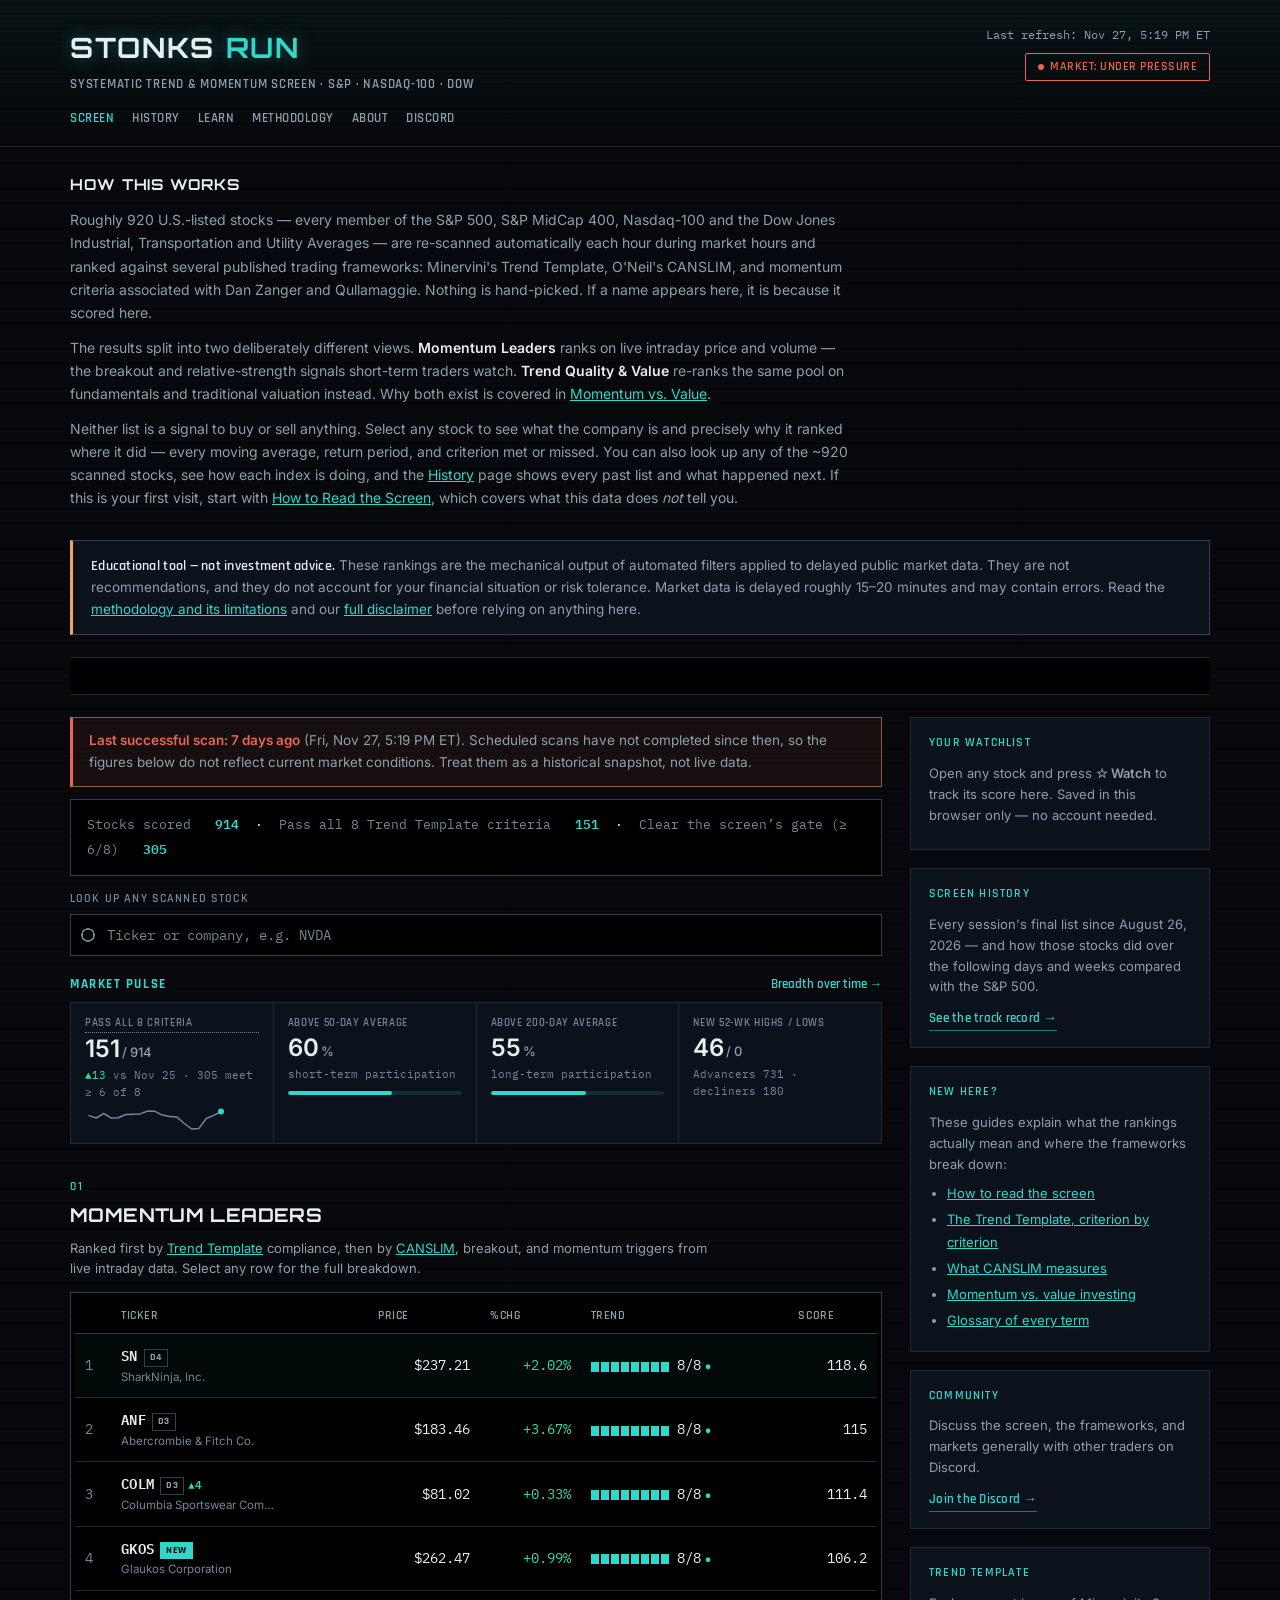
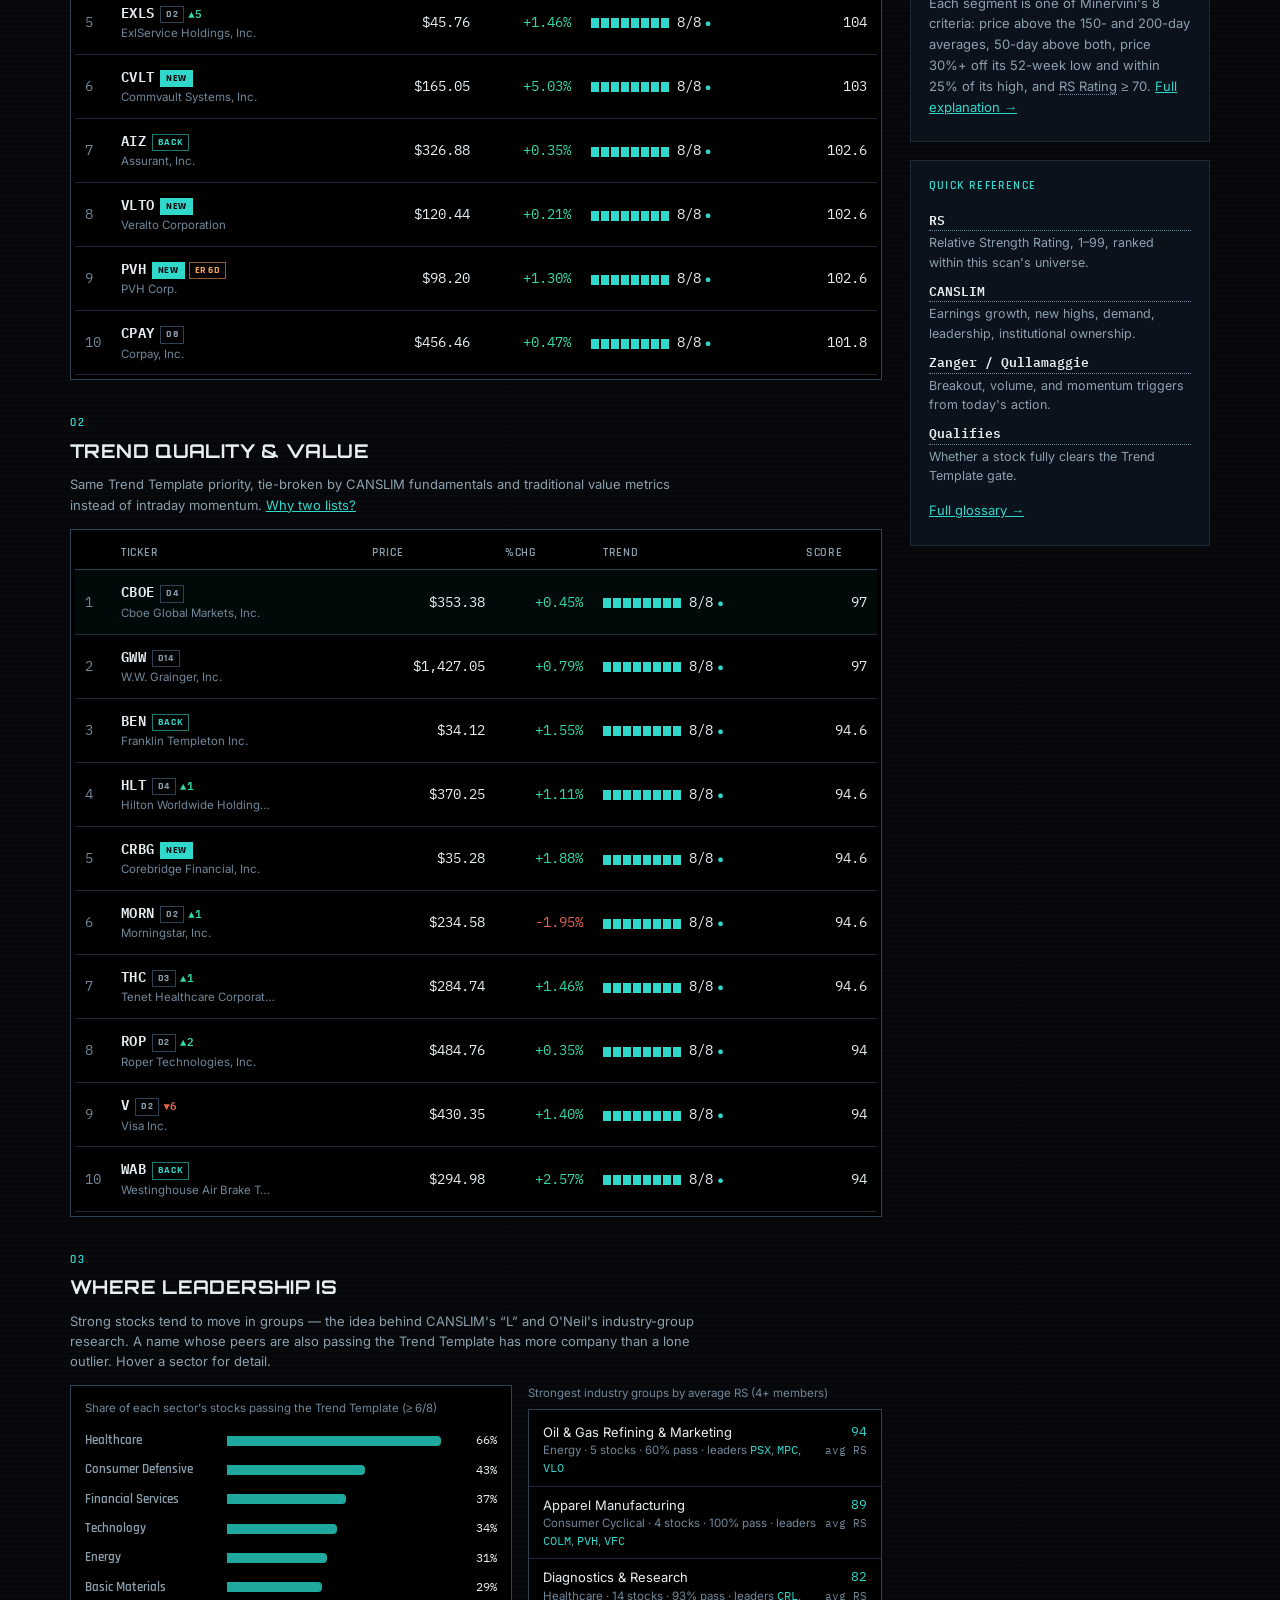
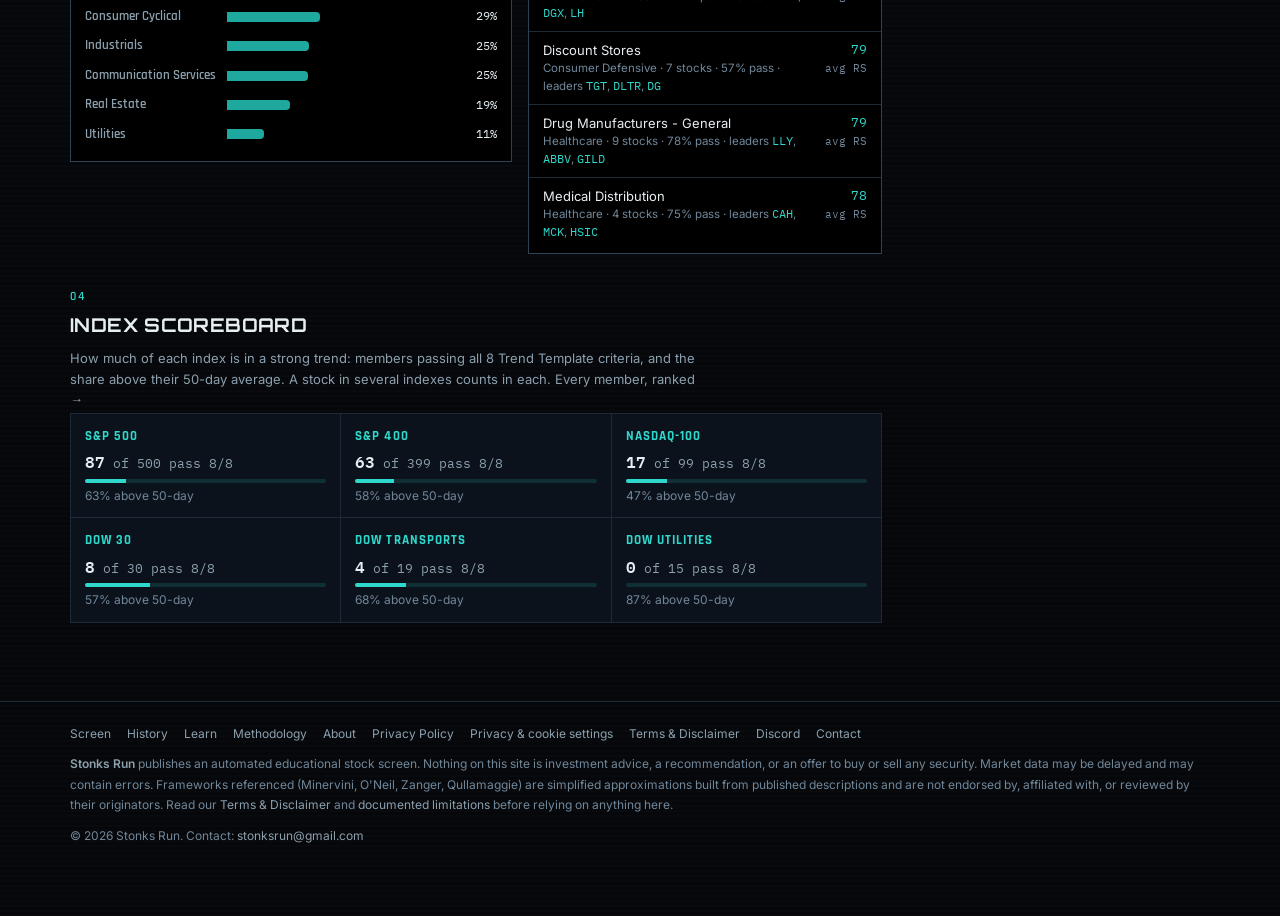
<file: docs/index.html>
<!doctype html>
<html lang="en">
<head>
<meta charset="utf-8">
<meta name="viewport" content="width=device-width, initial-scale=1">
<title>Stonks Run — Systematic Momentum &amp; Trend Stock Screen</title>
<meta name="description" content="An automated educational stock screen ranking the S&amp;P 500, S&amp;P 400, Nasdaq-100 and Dow Jones stocks against Minervini&#x27;s Trend Template, O&#x27;Neil&#x27;s CANSLIM, and momentum criteria from Zanger and Qullamaggie. Updated during market hours.">
<link rel="canonical" href="https://stonks.run/">
<meta name="robots" content="index, follow, max-image-preview:large">
<meta name="theme-color" content="#05070A">

<meta property="og:type" content="website">
<meta property="og:site_name" content="Stonks Run">
<meta property="og:title" content="Stonks Run — Systematic Momentum &amp; Trend Stock Screen">
<meta property="og:description" content="An automated educational stock screen ranking the S&amp;P 500, S&amp;P 400, Nasdaq-100 and Dow Jones stocks against Minervini&#x27;s Trend Template, O&#x27;Neil&#x27;s CANSLIM, and momentum criteria from Zanger and Qullamaggie. Updated during market hours.">
<meta property="og:url" content="https://stonks.run/">
<meta property="og:image" content="https://stonks.run/social-card.png">
<meta name="twitter:card" content="summary_large_image">
<meta name="twitter:title" content="Stonks Run — Systematic Momentum &amp; Trend Stock Screen">
<meta name="twitter:description" content="An automated educational stock screen ranking the S&amp;P 500, S&amp;P 400, Nasdaq-100 and Dow Jones stocks against Minervini&#x27;s Trend Template, O&#x27;Neil&#x27;s CANSLIM, and momentum criteria from Zanger and Qullamaggie. Updated during market hours.">
<meta name="twitter:image" content="https://stonks.run/social-card.png">

<link rel="icon" href="favicon.png" type="image/png">
<link rel="apple-touch-icon" href="favicon.png">
<link rel="stylesheet" href="fonts/fonts.css">
<link rel="stylesheet" href="styles.css?v=7">
<script async src="https://pagead2.googlesyndication.com/pagead/js/adsbygoogle.js?client=ca-pub-2712411276486762"
     crossorigin="anonymous"></script>
</head>
<body>
<a href="#main-content" class="skip-link">Skip to main content</a>
<script type="application/ld+json">
{
  "@context": "https://schema.org",
  "@graph": [
    {
      "@type": "WebSite",
      "@id": "https://stonks.run/#website",
      "url": "https://stonks.run/",
      "name": "Stonks Run",
      "description": "An automated educational stock screen ranking the S&P 500, S&P 400, Nasdaq-100 and Dow Jones stocks against published trading frameworks.",
      "publisher": {"@id": "https://stonks.run/#org"},
      "inLanguage": "en-US"
    },
    {
      "@type": "Organization",
      "@id": "https://stonks.run/#org",
      "name": "Stonks Run",
      "url": "https://stonks.run/",
      "email": "stonksrun@gmail.com",
      "description": "Publisher of an automated, fully documented educational stock screen."
    },
    {
      "@type": "WebApplication",
      "name": "Stonks Run Stock Screen",
      "url": "https://stonks.run/",
      "applicationCategory": "FinanceApplication",
      "operatingSystem": "Any",
      "offers": {"@type": "Offer", "price": "0", "priceCurrency": "USD"},
      "isAccessibleForFree": true,
      "publisher": {"@id": "https://stonks.run/#org"}
    }
  ]
}
</script>
<header class="masthead">
  <div class="wrap masthead-inner">
    <div>
      <a href="index.html" class="wordmark">Stonks<span> Run</span></a>
      <p class="tagline">Systematic Trend &amp; Momentum Screen &middot; S&amp;P &middot; Nasdaq-100 &middot; Dow</p>
      <nav class="quicknav" aria-label="Main navigation">
        <a href="index.html" class="active" aria-current="page">Screen</a>
        <a href="history.html">History</a>
        <a href="learn.html">Learn</a>
        <a href="methodology.html">Methodology</a>
        <a href="about.html">About</a>
        <a href="https://discord.gg/7vAfMWxgN" target="_blank" rel="noopener noreferrer">Discord</a>
      </nav>
    </div>
    <div class="masthead-meta">
      <div>Last refresh: <span id="updated-at">&mdash;</span></div>
      <div id="market-status" class="status-pill status-unknown"><span class="dot"></span> Market: Loading</div>
    </div>
  </div>
</header>

<div class="wrap">
<main id="main-content">
  <section class="intro" id="how-it-works">
    <h2>How This Works</h2>
    <p>Roughly 920 U.S.-listed stocks &mdash; every member of the S&amp;P 500, S&amp;P MidCap 400, Nasdaq-100 and the Dow
    Jones Industrial, Transportation and Utility Averages &mdash; are re-scanned automatically each hour during market
    hours and ranked against several published trading frameworks: Minervini's Trend Template,
    O'Neil's CANSLIM, and momentum criteria associated with Dan Zanger and Qullamaggie. Nothing is hand-picked. If a name
    appears here, it is because it scored here.</p>
    <p>The results split into two deliberately different views. <strong>Momentum Leaders</strong> ranks on live intraday
    price and volume &mdash; the breakout and relative-strength signals short-term traders watch. <strong>Trend Quality
    &amp; Value</strong> re-ranks the same pool on fundamentals and traditional valuation instead. Why both exist is
    covered in <a href="momentum-vs-value.html">Momentum vs. Value</a>.</p>
    <p>Neither list is a signal to buy or sell anything. Select any stock to see what the company is and precisely why it
    ranked where it did &mdash; every moving average, return period, and criterion met or missed. You can also look up any
    of the ~920 scanned stocks, see how each <a href="indexes/" data-built-only>index</a> is doing, and the <a href="history.html">History</a> page shows every past list and what happened next. If this is your first visit, start with
    <a href="reading-the-screen.html">How to Read the Screen</a>, which covers what this data does <em>not</em> tell you.</p>
  </section>

  <div class="notice">
    <strong>Educational tool &mdash; not investment advice.</strong> These rankings are the mechanical output of automated
    filters applied to delayed public market data. They are not recommendations, and they do not account for your financial
    situation or risk tolerance. Market data is delayed roughly 15&ndash;20 minutes and may contain errors. Read the
    <a href="methodology.html">methodology and its limitations</a> and our <a href="terms.html">full disclaimer</a> before
    relying on anything here.
  </div>


  <div class="ticker-strip">
    <div class="tt-track" id="ticker-track">LOADING FEED&hellip;</div>
  </div>

  <div class="layout">
    <div class="col-main">

      <div id="freshness-banner"></div>
      <div id="scan-summary"></div>

      <div class="lookup" role="search">
        <label for="lookup-input">Look up any scanned stock</label>
        <input id="lookup-input" type="text" inputmode="search" enterkeyhint="search" autocomplete="off" spellcheck="false"
          placeholder="Ticker or company, e.g. NVDA"
          role="combobox" aria-expanded="false" aria-controls="lookup-results" aria-autocomplete="list">
        <div class="lookup-results" id="lookup-results" role="listbox" hidden></div>
      </div>

      <section class="pulse" id="market-pulse" aria-label="Market breadth" hidden></section>

      <div class="section-head" id="momentum">
        <p class="section-eyebrow">01</p>
        <h2 class="section-title">Momentum Leaders</h2>
        <p class="section-sub">Ranked first by <a href="trend-template.html">Trend Template</a> compliance, then by
        <a href="canslim.html">CANSLIM</a>, breakout, and momentum triggers from live intraday data. Select any row for the
        full breakdown.</p>
      </div>
      <div class="term-screen"><div id="section1-mount"></div></div>

      <div class="section-head" id="value">
        <p class="section-eyebrow">02</p>
        <h2 class="section-title">Trend Quality &amp; Value</h2>
        <p class="section-sub">Same Trend Template priority, tie-broken by CANSLIM fundamentals and traditional value
        metrics instead of intraday momentum. <a href="momentum-vs-value.html">Why two lists?</a></p>
      </div>
      <div class="term-screen"><div id="section2-mount"></div></div>

      <div class="section-head" id="sectors" hidden>
        <p class="section-eyebrow">03</p>
        <h2 class="section-title">Where Leadership Is</h2>
        <p class="section-sub">Strong stocks tend to move in groups &mdash; the idea behind CANSLIM's &ldquo;L&rdquo; and
        O'Neil's industry-group research. A name whose peers are also passing the Trend Template has more company than a
        lone outlier. Hover a sector for detail.</p>
      </div>
      <div id="sector-mount"></div>

      <div class="section-head" id="indexes" hidden>
        <p class="section-eyebrow">04</p>
        <h2 class="section-title">Index Scoreboard</h2>
        <p class="section-sub">How much of each index is in a strong trend: members passing all 8 Trend Template
        criteria, and the share above their 50-day average. A stock in several indexes counts in each.
        <a href="indexes/" data-built-only>Every member, ranked &rarr;</a></p>
      </div>
      <div id="index-board"></div>


    </div>

    <aside class="rail">
      <div class="rail-card" id="watchlist-card">
        <h3>Your Watchlist</h3>
        <div id="watchlist-mount"></div>
      </div>

      <div class="rail-card">
        <h3>Screen History</h3>
        <p>Every session's final list since August 26, 2026 &mdash; and how those stocks did over the following days and weeks
        compared with the S&amp;P 500.</p>
        <a href="history.html" class="discord-link">See the track record &rarr;</a>
      </div>

      <div class="rail-card">
        <h3>New Here?</h3>
        <p>These guides explain what the rankings actually mean and where the frameworks break down:</p>
        <ul>
          <li><a href="reading-the-screen.html">How to read the screen</a></li>
          <li><a href="trend-template.html">The Trend Template, criterion by criterion</a></li>
          <li><a href="canslim.html">What CANSLIM measures</a></li>
          <li><a href="momentum-vs-value.html">Momentum vs. value investing</a></li>
          <li><a href="glossary.html">Glossary of every term</a></li>
        </ul>
      </div>

      <div class="rail-card">
        <h3>Community</h3>
        <p>Discuss the screen, the frameworks, and markets generally with other traders on Discord.</p>
        <a href="https://discord.gg/7vAfMWxgN" target="_blank" rel="noopener noreferrer" class="discord-link">Join the Discord &rarr;</a>
      </div>

      <div class="rail-card">
        <h3>Trend Template</h3>
        <p>Each segment is one of Minervini's 8 criteria: price above the 150- and 200-day averages, 50-day above both, price
        30%+ off its 52-week low and within 25% of its high, and
        <span data-tip="Ranks a stock's price performance against every other stock in the scan, 1 (worst) to 99 (best)." tabindex="0">RS Rating</span>
        &ge; 70. <a href="trend-template.html">Full explanation &rarr;</a></p>
      </div>

      <div class="rail-card glossary">
        <h3>Quick Reference</h3>
        <dl>
          <dt data-tip="Ranks a stock's price performance against every other stock in the scan, 1 (worst) to 99 (best)." tabindex="0">RS</dt><dd>Relative Strength Rating, 1&ndash;99, ranked within this scan's universe.</dd>
          <dt data-tip="O'Neil's growth framework: Current & Annual earnings growth, New highs, Supply/demand, Leadership, Institutional sponsorship, Market direction." tabindex="0">CANSLIM</dt><dd>Earnings growth, new highs, demand, leadership, institutional ownership.</dd>
          <dt data-tip="Zanger: breakouts to new highs on heavy volume. Qullamaggie: strong relative strength, tight consolidation, breakouts and gap-up episodic pivots." tabindex="0">Zanger / Qullamaggie</dt><dd>Breakout, volume, and momentum triggers from today's action.</dd>
          <dt data-tip="Whether a stock fully clears the Trend Template gate. Names without it are the closest available candidates, not confirmed setups." tabindex="0">Qualifies</dt><dd>Whether a stock fully clears the Trend Template gate.</dd>
        </dl>
        <p style="margin-top:12px"><a href="glossary.html">Full glossary &rarr;</a></p>
      </div>

    </aside>
  </div>

</main>
</div>

<div class="modal-overlay" id="detail-modal" hidden>
  <div class="modal-box" role="dialog" aria-modal="true" aria-labelledby="modal-ticker">
    <button class="modal-close" id="modal-close-btn" aria-label="Close details">&times;</button>
    <div id="modal-content"></div>
  </div>
</div>

<script src="common.js?v=3"></script>
<script>
const DATA_URL = 'data/latest.json';
const REFRESH_MS = 5 * 60 * 1000; // poll for fresh data every 5 minutes

const TIP = {
  rs: "Ranks this stock's price performance against every other stock in the scan, 1 (worst) to 99 (best).",
  trend: "How many of Minervini's 8 Trend Template criteria this stock currently meets, out of 8.",
  score: "Composite ranking score. Trend Template compliance is the primary sort; this breaks ties within the same count.",
  qualifies: "Whether this stock fully clears the Trend Template gate. Unqualified names are the closest available matches.",
  chg: "Price change since the prior session's close, as of this scan.",
  sma50: "Average closing price over the trailing 50 trading days (about 2.5 months).",
  sma150: "Average closing price over the trailing 150 trading days (about 7 months).",
  sma200: "Average closing price over the trailing 200 trading days (about 10 months).",
  adr: "Average daily high-to-low range over the past 20 sessions, as a % of price. Higher means more volatile.",
  ret3m: "Total price return over the trailing 3 months.",
  ret6m: "Total price return over the trailing 6 months.",
  ret12m: "Total price return over the trailing 12 months.",
  avgvol: "Average daily share volume over the past 50 sessions.",
  avgdollarvol: "Average daily dollar volume over the past 20 sessions — a common liquidity filter.",
  breakout50: "Highest price over the prior 50 sessions. A move above this on volume is a classic breakout level.",
  pe: "Share price divided by trailing twelve months earnings per share.",
  fpe: "Share price divided by analysts' expected earnings per share for the next fiscal year.",
  peg: "P/E divided by expected earnings growth. Near or below 1 is conventionally read as reasonable relative to growth.",
  margin: "Net income as a percentage of revenue.",
  gross: "Revenue minus cost of goods sold, as a percentage of revenue.",
  opmargin: "Operating income as a percentage of revenue.",
  roe: "Net income relative to shareholder equity — how efficiently the company turns equity into profit.",
  revgrowth: "Year-over-year revenue growth for the most recent quarter.",
  debtEquity: "Total debt relative to shareholder equity — a leverage measure.",
  epsQtr: "Year-over-year quarterly earnings-per-share growth.",
  epsAnn: "Year-over-year annual earnings-per-share growth.",
  inst: "Percentage of shares held by institutions. CANSLIM treats rising sponsorship as a demand signal.",
  short: "Shares sold short as a percentage of the tradable float. High readings mean more bearish positioning — and more potential for short-covering rallies.",
  beta: "How much the stock has tended to move relative to the overall market. 1.0 moves with the market; 1.5 swings about 50% more.",
};
function tipAttr(key) {
  const t = TIP[key];
  return t ? ' data-tip="' + t.replace(/"/g, '&quot;') + '" tabindex="0"' : '';
}

const esc = SR.esc, fmtPct = SR.fmtPct, fmtNum = SR.fmtNum, fmtMoney = SR.fmtMoney, fmtVol = SR.fmtVol;

/* Page state */
let LATEST = null;     // latest.json
let HISTORY = null;    // history.json (optional)
let RECORDS = null;    // per-ticker record derived from history
let UNIVERSE = null;   // universe.json (optional)
let UNIVERSE_FAILED = false;
let PENDING_HASH = parseHashTicker();

function parseHashTicker() {
  const m = /[#&]t=([A-Za-z0-9.\-]{1,10})/.exec(location.hash || '');
  return m ? m[1].toUpperCase() : null;
}

function trendBarHtml(n) {
  let out = '<span class="trend-bar" role="img" aria-label="' + n + ' of 8 Trend Template criteria met">';
  for (let i = 0; i < 8; i++) out += '<span class="seg' + (i < n ? ' on' : '') + '"></span>';
  return out + '</span>';
}

function statusClass(status) {
  if (!status) return 'status-unknown';
  if (status.includes('CONFIRMED UPTREND')) return 'status-up';
  if (status.includes('UNDER PRESSURE')) return 'status-down';
  if (status.includes('MIXED')) return 'status-mixed';
  return 'status-unknown';
}

/* ---------- 52-week range visual ---------- */
function rangeBarHtml(price, low, high) {
  if (price == null || low == null || high == null || high <= low) return '';
  let pct = ((price - low) / (high - low)) * 100;
  pct = Math.max(0, Math.min(100, pct));
  return '<div class="range-wrap">' +
    '<div class="range-track"><div class="range-fill" style="width:' + pct.toFixed(1) + '%"></div>' +
    '<div class="range-marker" style="left:' + pct.toFixed(1) + '%"></div></div>' +
    '<div class="range-labels"><span>52W Low <strong>' + fmtMoney(low) + '</strong></span>' +
    '<span>' + pct.toFixed(0) + '% of range</span>' +
    '<span>52W High <strong>' + fmtMoney(high) + '</strong></span></div></div>';
}

/* ---------- plain-language interpretation of the numbers ----------
   Deliberately descriptive, never prescriptive: it states what the data
   shows and what the framework says about that condition. It never tells
   anyone to buy, sell, or hold anything. */
function buildReadout(r) {
  const m = r.metrics || {};
  const lines = [];

  if (r.trend_n >= 7) {
    lines.push('<strong>Trend structure:</strong> meets ' + r.trend_n + ' of 8 Trend Template criteria — the moving averages are in the stacked arrangement the framework associates with a confirmed uptrend.');
  } else if (r.trend_n >= 5) {
    lines.push('<strong>Trend structure:</strong> meets ' + r.trend_n + ' of 8. Partially aligned — check the checklist below for which specific conditions are unmet, since that matters more than the count.');
  } else {
    lines.push('<strong>Trend structure:</strong> meets only ' + r.trend_n + ' of 8. The framework would not consider this a confirmed uptrend.');
  }

  if (m.sma50 != null && r.price != null) {
    const ext = ((r.price / m.sma50) - 1) * 100;
    if (ext > 25) {
      lines.push('<strong>Extension:</strong> trading ' + ext.toFixed(0) + '% above its 50-day average. Minervini\'s writing treats stocks this far extended as carrying elevated risk of a sharp pullback toward the average.');
    } else if (ext < -3) {
      lines.push('<strong>Extension:</strong> currently ' + Math.abs(ext).toFixed(1) + '% <em>below</em> its 50-day average — it is in a short-term pullback rather than pushing higher.');
    } else {
      lines.push('<strong>Extension:</strong> ' + (ext >= 0 ? ext.toFixed(1) + '% above' : Math.abs(ext).toFixed(1) + '% below') + ' its 50-day average — not unusually extended in either direction.');
    }
  }

  if (m.wk52_high != null && m.wk52_low != null && r.price != null && m.wk52_high > m.wk52_low) {
    const pos = ((r.price - m.wk52_low) / (m.wk52_high - m.wk52_low)) * 100;
    if (pos >= 90) {
      lines.push('<strong>Range position:</strong> near the top of its 52-week range. Little to no overhead supply — few holders are underwater.');
    } else if (pos <= 40) {
      lines.push('<strong>Range position:</strong> in the lower portion of its 52-week range, meaning meaningful overhead supply sits above the current price.');
    } else {
      lines.push('<strong>Range position:</strong> mid-range within its 52-week span.');
    }
  }

  if (m.ret_3m_pct != null && m.ret_12m_pct != null) {
    if (m.ret_12m_pct > 0 && m.ret_3m_pct > m.ret_12m_pct * 0.7) {
      lines.push('<strong>Momentum shape:</strong> most of the trailing 12-month gain came in the last 3 months — a recent acceleration rather than a steady climb.');
    } else if (m.ret_3m_pct < 0 && m.ret_12m_pct > 0) {
      lines.push('<strong>Momentum shape:</strong> positive over 12 months but negative over the last 3 — decelerating.');
    }
  }

  if (m.adr20_pct != null) {
    if (m.adr20_pct >= 5) {
      lines.push('<strong>Volatility:</strong> average daily range of ' + m.adr20_pct.toFixed(1) + '% is high — position sizing and stop distance would need to account for much larger daily swings than a typical large-cap.');
    } else if (m.adr20_pct <= 1.5) {
      lines.push('<strong>Volatility:</strong> average daily range of ' + m.adr20_pct.toFixed(1) + '% is low relative to typical momentum candidates.');
    }
  }

  const e = r.earnings;
  if (e && e.days != null && e.days <= 14 && (e.next || r.lite)) {
    lines.push('<strong>Event risk:</strong> earnings are due ' + (e.days === 0 ? 'today' : 'in ' + e.days + (e.days === 1 ? ' day' : ' days')) + '. Momentum frameworks generally treat an imminent report as a separate risk from the chart: the stock can gap well beyond its normal daily range.');
  }

  if (!r.qualifies) {
    lines.push('<strong>Note:</strong> this name does not fully clear the Trend Template gate. ' + (r.lite ? 'It is shown because you looked it up.' : 'It appears as one of the closest available candidates, not as a confirmed setup.'));
  }

  return '<div class="readout">' + lines.map(l => '<div class="rd-line">' + l + '</div>').join('') + '</div>';
}

/* ---------- moving-average stack ---------- */
function maStackHtml(price, m) {
  const rows = [
    { label: 'Price', v: price, isPrice: true },
    { label: '50-day', v: m.sma50 },
    { label: '150-day', v: m.sma150 },
    { label: '200-day', v: m.sma200 },
  ].filter(r => r.v != null);
  if (rows.length < 2) return '';

  const ideal = ['Price', '50-day', '150-day', '200-day'];
  const sorted = [...rows].sort((a, b) => b.v - a.v);
  const actualOrder = sorted.map(r => r.label);
  const present = ideal.filter(l => actualOrder.includes(l));
  const inOrder = actualOrder.join('|') === present.join('|');

  const max = sorted[0].v, min = sorted[sorted.length - 1].v;
  const span = max - min || 1;

  let bars = sorted.map(r => {
    const w = 22 + ((r.v - min) / span) * 78;
    return '<div class="ma-row">' +
      '<span class="ma-name' + (r.isPrice ? ' is-price' : '') + '">' + r.label + '</span>' +
      '<span class="ma-bar-wrap"><span class="ma-bar' + (r.isPrice ? ' is-price' : '') + '" style="width:' + w.toFixed(1) + '%"></span></span>' +
      '<span class="ma-val">' + fmtMoney(r.v) + '</span></div>';
  }).join('');

  const verdict = inOrder
    ? '<span class="ma-ok">Stacked in trend order</span> &mdash; price above the 50-day, above the 150-day, above the 200-day.'
    : '<span class="ma-no">Not in trend order</span> &mdash; the framework looks for price above the 50-day, above the 150-day, above the 200-day.';

  return '<div class="ma-stack">' + bars + '<div class="ma-verdict">' + verdict + '</div></div>';
}

/* ---------- modal building blocks ---------- */
function signalSection(title, items) {
  let html = '<div class="signal-block"><div class="signal-block-head">' + title + '</div>';
  if (!items || items.length === 0) {
    html += '<p class="signal-empty">No signals triggered.</p>';
  } else {
    html += '<ul class="signal-list">' + items.map(s => '<li>' + esc(s) + '</li>').join('') + '</ul>';
  }
  return html + '</div>';
}

function metricCell(labelKey, labelText, value, sub) {
  const subHtml = sub ? '<div class="m-sub ' + sub.cls + '">' + sub.text + '</div>' : '';
  return '<div class="metric-cell"><div class="m-label"' + tipAttr(labelKey) + '>' + labelText + '</div>' +
         '<div class="m-value">' + value + '</div>' + subHtml + '</div>';
}

function maDistance(price, ma) {
  if (price == null || ma == null || ma === 0) return null;
  const d = ((price / ma) - 1) * 100;
  return { text: (d >= 0 ? '+' : '') + d.toFixed(1) + '% vs price', cls: d >= 0 ? 'm-above' : 'm-below' };
}

function metricsGridHtml(m, price, lite) {
  if (!m) return '';
  let html = '<div class="modal-group-title">Technicals</div>';

  html += '<div class="modal-subsection-title">Price &amp; Trend</div>';
  html += rangeBarHtml(price, m.wk52_low, m.wk52_high);
  html += '<div class="metric-grid">' + [
    metricCell('sma50', '50-Day Avg', fmtMoney(m.sma50), maDistance(price, m.sma50)),
    metricCell('sma150', '150-Day Avg', fmtMoney(m.sma150), maDistance(price, m.sma150)),
    metricCell('sma200', '200-Day Avg', fmtMoney(m.sma200), maDistance(price, m.sma200)),
  ].join('') + '</div>';

  if (lite) {
    html += '<div class="modal-subsection-title">Momentum &amp; Volatility</div><div class="metric-grid">' + [
      metricCell('ret3m', '3-Mo Return', fmtPct(m.ret_3m_pct)),
      metricCell('ret12m', '12-Mo Return', fmtPct(m.ret_12m_pct)),
      metricCell('adr', 'ADR (20d)', m.adr20_pct != null ? fmtNum(m.adr20_pct, 2) + '%' : '—'),
    ].join('') + '</div>';
    return html;
  }

  html += '<div class="modal-subsection-title">Volatility &amp; Liquidity</div>';
  html += '<div class="metric-grid">' + [
    metricCell('adr', 'ADR (20d)', m.adr20_pct != null ? fmtNum(m.adr20_pct, 2) + '%' : '—'),
    metricCell('avgvol', 'Avg Vol (50d)', fmtVol(m.avg_vol50)),
    metricCell('avgdollarvol', 'Avg $ Vol (20d)', m.avg_dollar_vol20 != null ? '$' + fmtVol(m.avg_dollar_vol20) : '—'),
  ].join('') + '</div>';

  html += '<div class="modal-subsection-title">Momentum</div>';
  html += '<div class="metric-grid">' + [
    metricCell('ret3m', '3-Mo Return', fmtPct(m.ret_3m_pct)),
    metricCell('ret6m', '6-Mo Return', fmtPct(m.ret_6m_pct)),
    metricCell('ret12m', '12-Mo Return', fmtPct(m.ret_12m_pct)),
    metricCell('breakout50', '50d Breakout Lvl', fmtMoney(m.prior_50d_high), maDistance(price, m.prior_50d_high)),
  ].join('') + '</div>';

  const cells = [];
  const add = (v, key, label, fmt) => { if (v != null) cells.push(metricCell(key, label, fmt(v))); };
  const pctFmt = v => fmtNum(v, 1) + '%';
  add(m.trailing_pe, 'pe', 'P/E (TTM)', v => fmtNum(v, 1));
  add(m.forward_pe, 'fpe', 'Forward P/E', v => fmtNum(v, 1));
  add(m.peg_ratio, 'peg', 'PEG Ratio', v => fmtNum(v, 2));
  add(m.eps_qtr_growth_pct, 'epsQtr', 'EPS Qtr Growth', fmtPct);
  add(m.eps_ann_growth_pct, 'epsAnn', 'EPS Ann Growth', fmtPct);
  add(m.revenue_growth_pct, 'revgrowth', 'Revenue Growth', fmtPct);
  add(m.gross_margin_pct, 'gross', 'Gross Margin', pctFmt);
  add(m.operating_margin_pct, 'opmargin', 'Operating Margin', pctFmt);
  add(m.profit_margin_pct, 'margin', 'Profit Margin', pctFmt);
  add(m.roe_pct, 'roe', 'Return on Equity', pctFmt);
  add(m.debt_to_equity, 'debtEquity', 'Debt/Equity', v => fmtNum(v, 1));
  add(m.institutional_pct, 'inst', 'Institutional', pctFmt);
  add(m.short_pct_float, 'short', 'Short % Float', pctFmt);
  add(m.beta, 'beta', 'Beta', v => fmtNum(v, 2));

  html += '<div class="modal-group-title">Fundamentals</div>';
  if (cells.length > 0) {
    html += '<div class="modal-group-sub">Traditional valuation and quality metrics, where published.</div>' +
      '<div class="metric-grid">' + cells.join('') + '</div>';
  } else {
    html += '<div class="modal-group-sub">No fundamental data was available for this stock in this scan. Missing fields are skipped rather than counted against a stock.</div>';
  }
  return html;
}

/* Company profile: who the business is, in one factual line written from
   structured data (third-party business descriptions are not republished). */
function safeUrl(u) {
  try { const x = new URL(u); return (x.protocol === 'https:' || x.protocol === 'http:') ? x : null; } catch (e) { return null; }
}
function companyBlockHtml(r, prof) {
  prof = prof || {};
  const chips = [];
  if (r.sector) chips.push('<span class="chip teal">' + esc(r.sector) + '</span>');
  if (r.industry) chips.push('<span class="chip">' + esc(r.industry) + '</span>');
  const ixChips = SR.indexChips(r.indexes);
  if (ixChips) chips.push(ixChips);
  const summary = '<p class="company-summary">' + SR.profileSentence({
    name: r.company, ticker: r.ticker, industry: r.industry, sector: r.sector, hq: prof.hq,
    employees: prof.employees, market_cap: prof.market_cap != null ? prof.market_cap : r.market_cap, indexes: r.indexes
  }) + '</p>';
  const facts = [];
  if (prof.hq) facts.push('HQ <b>' + esc(prof.hq) + '</b>');
  if (prof.employees) facts.push('Employees <b>' + fmtNum(prof.employees, 0) + '</b>');
  const cap = prof.market_cap != null ? prof.market_cap : r.market_cap;
  if (cap) facts.push('Market cap <b>' + SR.fmtCap(cap) + '</b>');
  const url = prof.website && safeUrl(prof.website);
  if (url) facts.push('<a href="' + esc(url.href) + '" target="_blank" rel="noopener noreferrer">' + esc(url.hostname.replace(/^www\./, '')) + ' &#8599;</a>');
  return '<div class="company-block">' + (chips.length ? '<div class="company-chips">' + chips.join('') + '</div>' : '') +
    summary + (facts.length ? '<div class="company-facts">' + facts.join('') + '</div>' : '') + '</div>';
}

function earningsHtml(e) {
  if (!e) return '';
  if (e.days != null && (e.next || e.days >= 0)) {
    const soon = e.days <= 14;
    const when = e.days === 0 ? 'today' : e.days === 1 ? 'tomorrow' : 'in ' + e.days + ' days';
    return '<div class="earn-callout' + (soon ? ' soon' : '') + '"><strong>Next earnings ' + when + '</strong>' +
      (e.next ? ' &middot; ' + SR.fmtDayLong(e.next) + (e.estimate ? ' (estimated date)' : '') : '') + '</div>';
  }
  if (e.last) {
    const ago = e.days_ago === 0 ? 'today' : e.days_ago + (e.days_ago === 1 ? ' day ago' : ' days ago');
    return '<div class="earn-callout"><strong>Reported earnings ' + ago + '</strong> &middot; ' + SR.fmtDayLong(e.last) +
      '. Recent price and volume moves may reflect the report.</div>';
  }
  return '';
}

/* This stock's record on the screen: streak, first flagged, return since. */
function recordHtml(r) {
  const rec = RECORDS && RECORDS[r.ticker];
  const total = HISTORY && HISTORY.days ? HISTORY.days.length : null;
  const lines = [];
  const ur = r.universe_rank || {};
  const n = LATEST && LATEST.total_scored;
  if (ur.momentum && n) {
    lines.push('Ranks <strong>#' + ur.momentum + '</strong> of ' + n + ' on momentum' +
      (ur.quality ? ' and <strong>#' + ur.quality + '</strong> on trend quality &amp; value' : '') + ' this scan.');
  }
  if (rec) {
    let s = 'On the lists in <strong>' + rec.sessions + '</strong>' + (total ? ' of ' + total : '') + ' tracked sessions';
    if (rec.streak > 1) s += ', including the last <strong>' + rec.streak + '</strong> in a row';
    s += '. First flagged <strong>' + SR.fmtDay(rec.first, true) + '</strong>';
    if (rec.sinceFirst != null) {
      s += ' — <span class="' + SR.chgClass(rec.sinceFirst) + '">' + fmtPct(rec.sinceFirst, 1) + '</span> since that close' +
        (rec.spySinceFirst != null ? ' (S&amp;P 500: ' + fmtPct(rec.spySinceFirst, 1) + ')' : '');
    }
    lines.push(s + '.');
  } else if (HISTORY) {
    lines.push('Has not appeared on either list in the ' + total + ' sessions tracked since ' + SR.fmtDay(HISTORY.days[0].date, true) + '.');
  }
  if (!lines.length) return '';
  return '<div class="modal-group-title">Screen Record</div><div class="record-line">' + lines.join('<br>') +
    (rec ? ' <a href="history.html#t=' + encodeURIComponent(r.ticker) + '">Full screen history &rarr;</a>' : '') + '</div>';
}

function chartBlockHtml(r) {
  if (!r.spark || !LATEST || !LATEST.spark_dates) return '';
  return '<div class="modal-group-title">Six-Month Price</div>' +
    '<div class="modal-group-sub">Daily closes with the 50-day average. Hover or use arrow keys for values.</div>' +
    '<div class="chart-wrap"><div class="viz-legend">' +
    '<span class="lg"><span class="lg-line" style="background:var(--series-1)"></span>Close</span>' +
    '<span class="lg"><span class="lg-line" style="background:var(--series-2)"></span>50-day average</span></div>' +
    '<div class="viz" id="price-chart"></div></div>';
}
function drawPriceChart(r) {
  const el = document.getElementById('price-chart');
  if (!el || !r.spark) return;
  const dates = LATEST.spark_dates;
  SR.lineChart(el, {
    x: dates, height: 200,
    series: [
      { name: 'Close', values: r.spark.c, color: 'var(--series-1)', tipFmt: fmtMoney },
      { name: '50-day avg', values: r.spark.sma50, color: 'var(--series-2)', tipFmt: fmtMoney },
    ],
    yFmt: v => '$' + fmtNum(v, v < 20 ? 1 : 0),
    xFmt: d => SR.fmtDay(d),
    tipTitle: i => SR.fmtDayLong(dates[i]),
    ariaLabel: r.ticker + ' daily closing price and 50-day average over six months',
  });
}

/* Normalizes a universe.json row into the shape the modal renders. */
function liteRow(u) {
  return {
    lite: true, ticker: u.t, company: u.n, sector: u.sector, industry: u.industry,
    price: u.p, pct_chg: u.c, rs: u.rs, trend_n: u.tn, trend: u.tn + '/8', qualifies: !!u.q,
    score: u.ms, universe_rank: { momentum: u.mr, quality: u.qr }, market_cap: u.mc != null ? u.mc * 1e9 : null,
    trend_criteria: SR.CRITERIA.map((l, i) => [i === 7 ? 'RS Rating >= 70 (currently ' + (u.rs ?? '—') + ')' : l, !!(u.tb & (1 << i))]),
    metrics: { sma50: u.s50, sma150: u.s150, sma200: u.s200, wk52_high: u.h52, wk52_low: u.l52,
               ret_3m_pct: u.r3, ret_12m_pct: u.r12, adr20_pct: u.adr, pct_off_52w_high: u.hi },
    earnings: u.ed != null ? { days: u.ed } : null,
    indexes: u.indexes || [],
  };
}

/* Modal navigation state: lets a user step through the ranked list without
   closing and reopening. Arrow keys work too. */
let MODAL_CTX = { rows: [], index: 0, listName: '' };
let LAST_FOCUS = null;

function openDetailModal(r, rows, index, listName) {
  if (rows) MODAL_CTX = { rows: rows, index: index, listName: listName || '' };
  else if (r.lite) MODAL_CTX = { rows: [], index: 0, listName: '' };
  const overlay = document.getElementById('detail-modal');
  if (overlay.hidden) LAST_FOCUS = document.activeElement;

  const chgClass = (r.pct_chg ?? 0) >= 0 ? 'chg-pos' : 'chg-neg';
  const checklist = (r.trend_criteria || []).map(([label, met]) =>
    '<li class="' + (met ? '' : 'unmet') + '"><span class="' + (met ? 'check-yes' : 'check-no') + '">' +
    (met ? '[X]' : '[ ]') + '</span> ' + esc(label) + '</li>'
  ).join('');

  const m = r.metrics || {};
  const total = MODAL_CTX.rows.length;
  const pos = MODAL_CTX.index;
  const rankLine = r.lite
    ? '<div class="modal-rank">Lookup &middot; not on today\'s lists</div>'
    : (total ? '<div class="modal-rank">#' + (pos + 1) + ' of ' + total + (MODAL_CTX.listName ? ' &middot; ' + esc(MODAL_CTX.listName) : '') + '</div>' : '');

  const navBar = total > 1 && !r.lite
    ? '<div class="modal-nav">' +
        '<button class="mnav-btn" id="modal-prev"' + (pos === 0 ? ' disabled' : '') + ' aria-label="Previous stock">&larr; Prev</button>' +
        '<span class="mnav-hint">Use &larr; &rarr; keys</span>' +
        '<button class="mnav-btn" id="modal-next"' + (pos >= total - 1 ? ' disabled' : '') + ' aria-label="Next stock">Next &rarr;</button>' +
      '</div>'
    : '';

  const watching = SR.watchlist.has(r.ticker);
  const actions = '<div class="modal-actions">' +
    '<button class="act-btn" id="act-watch" aria-pressed="' + watching + '">' + (watching ? '&#9733; Watching' : '&#9734; Watch') + '</button>' +
    '<button class="act-btn" id="act-share">&#128279; Copy link</button></div>';

  const scoreRow = r.lite
    ? '<div class="modal-score-row">RS<span' + tipAttr('rs') + '> ' + (r.rs ?? '—') + '</span> &middot; Trend<span' + tipAttr('trend') + '> ' + r.trend + '</span>' +
      ' &middot; Qualifies<span' + tipAttr('qualifies') + '>: ' + (r.qualifies ? 'Yes' : 'No') + '</span></div>'
    : '<div class="modal-score-row">Composite score<span' + tipAttr('score') + '> ' + r.score + '</span> &middot; RS<span' + tipAttr('rs') + '> ' + (r.rs ?? '—') + '</span> &middot; Trend<span' + tipAttr('trend') + '> ' + r.trend + '</span>' +
      ' &middot; Qualifies<span' + tipAttr('qualifies') + '>: ' + (r.qualifies ? 'Yes' : 'No') + '</span></div>';

  const html =
    rankLine +
    '<h2 class="modal-ticker" id="modal-ticker">' + esc(r.ticker) + '</h2>' +
    (r.company ? '<div class="modal-company">' + esc(r.company) + '</div>' : '') +
    '<div class="modal-price-row">' + fmtMoney(r.price) + ' &nbsp; <span class="' + chgClass + '"' + tipAttr('chg') + '>' + fmtPct(r.pct_chg) + '</span></div>' +
    scoreRow + actions +
    '<div id="co-block">' + companyBlockHtml(r, r.lite || !r.profile ? null : r.profile) + '</div>' +
    earningsHtml(r.earnings) +
    buildReadout(r) +
    chartBlockHtml(r) +
    recordHtml(r) +
    '<div class="modal-group-title">Moving Average Stack</div>' +
    '<div class="modal-group-sub">Where price sits relative to each average, and whether they are in the order the Trend Template looks for.</div>' +
    maStackHtml(r.price, m) +
    metricsGridHtml(m, r.price, r.lite) +
    '<div class="modal-group-title">Trend Template Checklist</div>' +
    '<div class="modal-group-sub">' + r.trend + ' of Minervini\'s 8 criteria currently met. <a href="trend-template.html">What each criterion means &rarr;</a></div>' +
    '<ul class="checklist">' + checklist + '</ul>' +
    (r.lite
      ? '<div class="lite-note">The full breakdown &mdash; framework signals, fundamentals and the price chart &mdash; is published for the 20 stocks on today\'s lists. This lookup shows the trend data computed for every scanned stock.</div>'
      : '<div class="modal-group-title">Triggered Signals</div>' +
        '<div class="modal-group-sub">Framework-specific triggers from today\'s data. An empty section means no signal fired — which is normal, not a negative reading.</div>' +
        signalSection('CANSLIM (' + r.canslim + ')', r.signals && r.signals.canslim) +
        signalSection('Zanger (' + r.zanger + ')', r.signals && r.signals.zanger) +
        signalSection('Qullamaggie (' + r.qullamaggie + ')', r.signals && r.signals.qullamaggie) +
        signalSection('Value (' + r.value + ')', r.signals && r.signals.value)) +
    navBar +
    '<div class="modal-links">' +
      (SR.stockUrl(r.ticker) ? '<a href="' + SR.stockUrl(r.ticker) + '">Full ' + esc(r.ticker) + ' page: checklist, history &amp; peers &rarr;</a>' : '') +
      '<a href="https://finance.yahoo.com/quote/' + encodeURIComponent(r.ticker) +
      '/chart" target="_blank" rel="noopener noreferrer">Open full chart on Yahoo Finance &rarr;</a>' +
      '<span class="ml-note">External site. Verify price action against a real-time source; prices here are delayed.</span></div>' +
    '<div class="modal-footnote">This breakdown describes what the data shows against published screening criteria. It is not a recommendation, and it does not account for company news or your own circumstances. Prices and company data come from Yahoo Finance and may contain errors. Prices are delayed. See <a href="methodology.html">methodology</a> and <a href="terms.html">terms</a>.</div>';

  const box = document.getElementById('modal-content');
  box.innerHTML = html;

  const prevBtn = document.getElementById('modal-prev');
  const nextBtn = document.getElementById('modal-next');
  if (prevBtn) prevBtn.addEventListener('click', () => stepModal(-1));
  if (nextBtn) nextBtn.addEventListener('click', () => stepModal(1));
  wireModalActions(r);

  overlay.hidden = false;
  overlay.scrollTop = 0;
  const mb = overlay.querySelector('.modal-box');
  if (mb) mb.scrollTop = 0;
  drawPriceChart(r);
  setHashTicker(r.ticker);
  document.getElementById('modal-close-btn').focus();

  if (r.lite || !r.profile) {
    SR.loadCompanies().then(c => {
      const co = c[r.ticker];
      const slot = document.getElementById('co-block');
      if (!slot || document.getElementById('modal-ticker').textContent !== r.ticker) return;
      if (co) slot.innerHTML = companyBlockHtml(r, { website: co.w, hq: co.hq, employees: co.e });
    });
  }
}

function wireModalActions(r) {
  const w = document.getElementById('act-watch');
  if (w) w.addEventListener('click', () => {
    const on = SR.watchlist.toggle(r.ticker);
    w.setAttribute('aria-pressed', on);
    w.innerHTML = on ? '&#9733; Watching' : '&#9734; Watch';
  });
  const s = document.getElementById('act-share');
  if (s) s.addEventListener('click', async () => {
    const url = location.origin + location.pathname + '#t=' + encodeURIComponent(r.ticker);
    try { await navigator.clipboard.writeText(url); s.textContent = 'Link copied'; }
    catch (e) { s.textContent = url; }
    setTimeout(() => { s.innerHTML = '&#128279; Copy link'; }, 2200);
  });
}

function setHashTicker(t) {
  try { history.replaceState(null, '', t ? '#t=' + encodeURIComponent(t) : location.pathname + location.search); } catch (e) {}
}

function stepModal(delta) {
  const next = MODAL_CTX.index + delta;
  if (next < 0 || next >= MODAL_CTX.rows.length) return;
  MODAL_CTX.index = next;
  openDetailModal(MODAL_CTX.rows[next]);
}

function closeDetailModal() {
  const overlay = document.getElementById('detail-modal');
  if (overlay.hidden) return;
  overlay.hidden = true;
  SR.hideTip();
  setHashTicker(null);
  if (LAST_FOCUS && LAST_FOCUS.focus) LAST_FOCUS.focus();
}

document.getElementById('modal-close-btn').addEventListener('click', closeDetailModal);
document.getElementById('detail-modal').addEventListener('click', (e) => {
  if (e.target.id === 'detail-modal') closeDetailModal();
});
document.addEventListener('keydown', (e) => {
  const overlay = document.getElementById('detail-modal');
  const open = overlay && !overlay.hidden;
  if (e.key === 'Escape') { closeDetailModal(); return; }
  if (!open) return;
  if (e.target && e.target.closest && e.target.closest('.viz-svg')) return; // chart keys move the crosshair
  if (e.key === 'ArrowLeft') { e.preventDefault(); stepModal(-1); }
  if (e.key === 'ArrowRight') { e.preventDefault(); stepModal(1); }
});

/* Opens any ticker: full breakdown if it is on today's lists, otherwise the
   lookup view built from the full-universe file. */
function openTicker(t) {
  if (!t || !LATEST) return false;
  t = t.toUpperCase();
  const lists = [[LATEST.section1 || [], 'Momentum Leaders'], [LATEST.section2 || [], 'Trend Quality & Value']];
  for (const [rows, name] of lists) {
    const i = rows.findIndex(r => r.ticker === t);
    if (i >= 0) { openDetailModal(rows[i], rows, i, name); return true; }
  }
  if (UNIVERSE && UNIVERSE.byTicker[t]) { openDetailModal(liteRow(UNIVERSE.byTicker[t])); return true; }
  return false;
}

/* ---------- list rendering ---------- */
function badgesHtml(r, section) {
  const h = r.history;
  let out = '';
  if (h) {
    if (h.streak <= 1 && h.sessions <= 1) out += '<span class="bdg bdg-new" title="First appearance on either list">New</span>';
    else if (h.streak <= 1) out += '<span class="bdg bdg-back" title="Back on the lists after dropping off">Back</span>';
    else out += '<span class="bdg" title="' + h.streak + ' consecutive sessions on the lists">D' + h.streak + '</span>';
  }
  const e = r.earnings;
  if (e && e.next && e.days != null && e.days <= 7) {
    out += '<span class="bdg bdg-earn" title="Earnings ' + (e.days === 0 ? 'today' : 'in ' + e.days + ' day' + (e.days === 1 ? '' : 's')) + '">ER ' + (e.days === 0 ? 'today' : e.days + 'd') + '</span>';
  }
  let move = '';
  if (h && h.prev_rank != null && h.prev_section === section) {
    const d = h.prev_rank - 0;
    const now = r._rank;
    if (d !== now) move = '<span class="rank-move ' + (d > now ? 'up' : 'down') + '" title="Rank last session: ' + d + '">' + (d > now ? '&#9650;' : '&#9660;') + Math.abs(d - now) + '</span>';
  }
  return (out ? '<span class="badges">' + out + '</span>' : '') + move;
}

function renderTable(mountId, rows, scoreLabel, listName, section) {
  const mount = document.getElementById(mountId);
  if (!rows || rows.length === 0) {
    mount.innerHTML = '<div class="state-msg"><strong>No Data</strong>The first scheduled scan will populate this automatically.</div>';
    return;
  }
  let html = '<table class="ledger"><thead><tr>' +
    '<th></th><th>Ticker</th><th class="num">Price</th>' +
    '<th class="num"' + tipAttr('chg') + '>%Chg</th>' +
    '<th' + tipAttr('trend') + '>Trend</th>' +
    '<th class="num"' + tipAttr('score') + '>' + scoreLabel + '</th>' +
    '</tr></thead><tbody>';

  rows.forEach((r, i) => {
    r._rank = i + 1;
    const chgClass = (r.pct_chg ?? 0) >= 0 ? 'chg-pos' : 'chg-neg';
    const qualFlag = r.qualifies ? '<span class="qual-flag" title="Fully qualifies">&#9679;</span>' : '';
    const page = SR.stockUrl(r.ticker);   // the ticker links to its own page; the rest of the row opens the drill-in
    html += '<tr class="data-row" data-idx="' + i + '" tabindex="0">' +
      '<td class="rank">' + (i + 1) + '</td>' +
      '<td class="ticker">' + (page ? '<a class="tk-link" href="' + page + '">' + esc(r.ticker) + '</a>' : esc(r.ticker)) +
        badgesHtml(r, section) +
        (r.company ? '<span class="co-name">' + esc(r.company) + '</span>' : '') + '</td>' +
      '<td class="num">' + fmtMoney(r.price) + '</td>' +
      '<td class="num ' + chgClass + '">' + fmtPct(r.pct_chg) + '</td>' +
      '<td>' + trendBarHtml(r.trend_n) + ' ' + r.trend + qualFlag + '</td>' +
      '<td class="num">' + r.score + '</td>' +
      '</tr>';
  });
  html += '</tbody></table>';
  mount.innerHTML = html;

  mount.querySelectorAll('tr.data-row').forEach((rowEl, i) => {
    const openThis = () => openDetailModal(rows[i], rows, i, listName);
    const onLink = (e) => e.target && e.target.closest && e.target.closest('a');
    rowEl.addEventListener('click', (e) => { if (!onLink(e)) openThis(); });
    rowEl.addEventListener('keydown', (e) => {
      if (onLink(e)) return;   // Enter on the ticker link follows the link
      if (e.key === 'Enter' || e.key === ' ') { e.preventDefault(); openThis(); }
    });
  });
}

function updateTicker(data) {
  const track = document.getElementById('ticker-track');
  const all = [...(data.section1 || []), ...(data.section2 || [])];
  if (all.length === 0) { track.textContent = 'No scan data yet.'; return; }
  const parts = all.map(r => r.ticker + ' ' + fmtPct(r.pct_chg));
  track.textContent = parts.join('     •     ') + '     •     ';
}

function updateStatus(status) {
  const pill = document.getElementById('market-status');
  if (!pill) return;
  const cls = statusClass(status);
  const labels = {
    'status-up': 'Market: Confirmed Uptrend',
    'status-down': 'Market: Under Pressure',
    'status-mixed': 'Market: Mixed',
    'status-unknown': 'Market: Unavailable',
  };
  pill.innerHTML = '<span class="dot"></span> ' + labels[cls];
  pill.className = 'status-pill ' + cls;
}

/* ---------- market pulse ----------
   How broad the market's strength is, not just how the index looks. The
   count of stocks passing the Trend Template is itself a breadth gauge. */
function renderPulse(data) {
  const host = document.getElementById('market-pulse');
  if (!host) return;
  const b = data.breadth || null;
  const days = (HISTORY && HISTORY.days) || [];
  const prior = days.filter(d => d.date < (data.session_date || '9999')).slice(-1)[0];
  /* "Passing" means all 8 criteria. The screen's own gate (>= 6 of 8) is a
     looser bar and is labelled as such, so the two numbers are never mixed. */
  const full = b && b.trend_8 != null ? b.trend_8 : null;
  const fullOf = d => (d.breadth && d.breadth.trend_8 != null ? d.breadth.trend_8 : null);
  const series = days.filter(d => d.date !== data.session_date).slice(-39).map(fullOf).filter(v => v != null);
  if (full != null) series.push(full);

  let delta = '';
  if (prior && full != null && fullOf(prior) != null) {
    const d = full - fullOf(prior);
    delta = '<span class="' + (d > 0 ? 'delta-up' : d < 0 ? 'delta-down' : '') + '">' + (d > 0 ? '&#9650;' : d < 0 ? '&#9660;' : '') +
      (d === 0 ? 'unchanged' : Math.abs(d)) + '</span> vs ' + SR.fmtDay(prior.date);
  }
  const tiles = [];
  tiles.push('<div class="tile"><div class="tile-label"' + tipAttr('trend') + '>Pass all 8 criteria</div>' +
    '<div class="tile-value">' + (full == null ? '—' : fmtNum(full, 0) + '<small>/ ' + fmtNum(data.total_scored, 0) + '</small>') + '</div>' +
    '<div class="tile-sub">' + (delta ? delta + ' &middot; ' : '') + fmtNum(data.qualifying_count, 0) + ' meet &ge; ' + data.min_trend_needed + ' of 8</div>' +
    (series.length > 2 ? SR.sparkline(series, { width: 140, height: 26 }) : '') + '</div>');
  const meterTile = (label, v, sub) => '<div class="tile"><div class="tile-label">' + label + '</div>' +
    '<div class="tile-value">' + (v == null ? '—' : v.toFixed(0) + '<small>%</small>') + '</div>' +
    '<div class="tile-sub">' + sub + '</div>' +
    (v == null ? '' : '<div class="meter" aria-hidden="true"><span style="width:' + Math.max(0, Math.min(100, v)) + '%"></span></div>') + '</div>';
  tiles.push(meterTile('Above 50-day average', b ? b.pct_above_50 : null, b ? 'short-term participation' : 'from the next scan'));
  tiles.push(meterTile('Above 200-day average', b ? b.pct_above_200 : null, b ? 'long-term participation' : 'from the next scan'));
  tiles.push('<div class="tile"><div class="tile-label">New 52-wk highs / lows</div>' +
    '<div class="tile-value">' + (b ? b.new_highs + '<small>/ ' + b.new_lows + '</small>' : '—') + '</div>' +
    '<div class="tile-sub">' + (b ? 'Advancers ' + b.advancers + ' &middot; decliners ' + b.decliners : 'from the next scan') + '</div></div>');

  host.innerHTML = '<div class="pulse-head"><h2>Market Pulse</h2>' +
    '<a href="history.html#breadth">Breadth over time &rarr;</a></div>' +
    '<div class="tiles">' + tiles.join('') + '</div>';
  host.hidden = false;
}

/* ---------- index scoreboard ----------
   Breadth inside each index the universe is built from. Same markup as
   index_board_html() in tools/build_site.py, which pre-renders it. */
function renderIndexBoard(data) {
  const host = document.getElementById('index-board');
  const head = document.getElementById('indexes');
  if (!host) return;
  const ix = data.indexes || {};
  const codes = SR.INDEX_ORDER.filter(c => ix[c] && ix[c].scored);
  if (!codes.length) { if (head) head.hidden = true; host.innerHTML = ''; return; }
  if (head) head.hidden = false;
  const linked = !!(window.SR_STATIC && window.SR_STATIC.stockPages);
  host.innerHTML = '<div class="ix-board">' + codes.map(c => {
    const v = ix[c], n = v.scored, p8 = v.pass8 || 0;
    const inner = '<span class="ix-name">' + esc(v.short || c) + '</span>' +
      '<span class="ix-stat"><b>' + p8 + '</b> of ' + n + ' pass 8/8</span>' +
      '<span class="ix-meter" aria-hidden="true"><span style="width:' + (n ? p8 / n * 100 : 0).toFixed(0) + '%"></span></span>' +
      '<span class="ix-sub">' + (v.pct_above_50 != null ? v.pct_above_50.toFixed(0) + '% above 50-day' : '&nbsp;') + '</span>';
    return linked ? '<a class="ix-card" href="/indexes/' + esc(v.slug) + '">' + inner + '</a>' : '<div class="ix-card">' + inner + '</div>';
  }).join('') + '</div>';
}

/* ---------- sector & industry leadership ---------- */
function renderSectors(data) {
  const host = document.getElementById('sector-mount');
  const head = document.getElementById('sectors');
  if (!host) return;
  const secs = data.sectors || [];
  if (!secs.length) { host.innerHTML = ''; head.hidden = true; return; }
  head.hidden = false;
  const max = Math.max(...secs.map(s => s.pct_qualified), 1);
  let bars = '<div class="hbar-list"><div class="hbar-cap">Share of each sector\'s stocks passing the Trend Template (&ge; ' + data.min_trend_needed + '/8)</div>';
  secs.forEach((s, i) => {
    bars += '<div class="hbar-row" tabindex="0" data-i="' + i + '"><span class="hbar-name">' + esc(s.name) + '</span>' +
      '<span class="hbar-track"><span class="hbar-fill" style="width:' + (s.pct_qualified / max * 100).toFixed(1) + '%"></span></span>' +
      '<span class="hbar-val">' + s.pct_qualified.toFixed(0) + '%</span></div>';
  });
  bars += '</div>';
  const inds = (data.industries || []).slice(0, 6);
  let list = '<div class="ind-list">' + (inds.length ? '' : '<div class="empty-note">No industry groups with enough members.</div>');
  inds.forEach(g => {
    list += '<div class="ind-row"><div><div class="ind-name">' + esc(g.name) + '</div>' +
      '<div class="ind-meta">' + esc(g.sector) + ' &middot; ' + g.n + ' stocks &middot; ' + g.pct_qualified.toFixed(0) + '% pass &middot; leaders ' +
      g.leaders.map(t => '<button class="tk-link" data-t="' + esc(t) + '">' + esc(t) + '</button>').join(', ') + '</div></div>' +
      '<div class="ind-rs">' + (g.avg_rs != null ? g.avg_rs.toFixed(0) : '—') + '<small>avg RS</small></div></div>';
  });
  list += '</div>';
  host.innerHTML = '<div class="sector-grid"><div>' + bars + '</div><div><div class="hbar-cap" style="margin:0 0 6px">Strongest industry groups by average RS (4+ members)</div>' + list + '</div></div>';

  host.querySelectorAll('.hbar-row').forEach(el => {
    const s = secs[+el.dataset.i];
    const rows = [
      { label: 'pass the Trend Template', value: s.qualified + ' of ' + s.n },
      { label: 'average RS', value: s.avg_rs != null ? s.avg_rs.toFixed(0) : '—' },
      { label: 'median 3-month return', value: fmtPct(s.median_ret_3m, 1) },
      { label: 'on today\'s lists', value: String(s.in_top) },
      { label: 'strongest names', value: s.leaders.join(', ') },
    ];
    el.addEventListener('pointermove', e => SR.showTip(s.name, rows, e.clientX, e.clientY));
    el.addEventListener('pointerleave', SR.hideTip);
    el.addEventListener('focus', () => { const r = el.getBoundingClientRect(); SR.showTip(s.name, rows, r.left + r.width / 2, r.top); });
    el.addEventListener('blur', SR.hideTip);
  });
  host.querySelectorAll('.tk-link').forEach(b => b.addEventListener('click', () => openTicker(b.dataset.t)));
}

/* ---------- lookup any scanned stock ---------- */
function setupLookup() {
  const input = document.getElementById('lookup-input');
  const box = document.getElementById('lookup-results');
  if (!input) return;
  let results = [], sel = -1;

  const render = () => {
    const q = input.value.trim();
    if (!q) { box.hidden = true; input.setAttribute('aria-expanded', 'false'); return; }
    if (!UNIVERSE) {
      box.innerHTML = '<div class="lk-empty">' + (UNIVERSE_FAILED
        ? 'Stock lookup is not available yet &mdash; it switches on after the next scheduled scan.'
        : 'Loading the full scan&hellip;') + '</div>';
      box.hidden = false;
      return;
    }
    const Q = q.toUpperCase(), ql = q.toLowerCase();
    const scored = [];
    UNIVERSE.list.forEach(u => {
      let s = -1;
      if (u.t === Q) s = 0;
      else if (u.t.startsWith(Q)) s = 1;
      else if ((u.n || '').toLowerCase().startsWith(ql)) s = 2;
      else if (q.length >= 2 && (u.n || '').toLowerCase().includes(ql)) s = 3;
      if (s >= 0) scored.push([s, u.mr, u]);
    });
    scored.sort((a, b) => a[0] - b[0] || a[1] - b[1]);
    results = scored.slice(0, 8).map(x => x[2]);
    sel = results.length ? 0 : -1;
    if (!results.length) {
      box.innerHTML = '<div class="lk-empty">No scanned stock matches &ldquo;' + esc(q) + '&rdquo;. The scan covers members of the S&amp;P 500, S&amp;P 400, Nasdaq-100 and the Dow Jones Averages.</div>';
    } else {
      box.innerHTML = results.map((u, i) =>
        '<div class="lk-row" role="option" id="lk-' + i + '" aria-selected="' + (i === sel) + '" data-t="' + esc(u.t) + '">' +
        '<span class="lk-t">' + esc(u.t) + '</span><span class="lk-n">' + esc(u.n) + '</span>' +
        trendBarHtml(u.tn) + '<span class="lk-rank">#' + u.mr + ' &middot; <span class="' + SR.chgClass(u.c) + '">' + fmtPct(u.c) + '</span></span></div>').join('');
    }
    box.hidden = false;
    input.setAttribute('aria-expanded', 'true');
  };
  const choose = (t) => {
    if (openTicker(t)) { input.value = ''; box.hidden = true; input.setAttribute('aria-expanded', 'false'); }
  };
  const highlight = () => {
    box.querySelectorAll('.lk-row').forEach((el, i) => el.setAttribute('aria-selected', i === sel));
    if (sel >= 0) input.setAttribute('aria-activedescendant', 'lk-' + sel);
  };
  input.addEventListener('input', render);
  input.addEventListener('focus', () => {
    if (!UNIVERSE) SR.loadUniverse().then(u => { UNIVERSE = UNIVERSE || u; if (input.value) render(); })
      .catch(() => { UNIVERSE_FAILED = true; if (input.value) render(); });
  });
  input.addEventListener('keydown', e => {
    if (e.key === 'ArrowDown' && results.length) { e.preventDefault(); sel = (sel + 1) % results.length; highlight(); }
    else if (e.key === 'ArrowUp' && results.length) { e.preventDefault(); sel = (sel - 1 + results.length) % results.length; highlight(); }
    else if (e.key === 'Enter' && sel >= 0) { e.preventDefault(); choose(results[sel].t); }
    else if (e.key === 'Escape') { box.hidden = true; }
  });
  box.addEventListener('click', e => { const row = e.target.closest('.lk-row'); if (row) choose(row.dataset.t); });
  document.addEventListener('click', e => { if (!e.target.closest('.lookup')) box.hidden = true; });
}

/* ---------- watchlist ---------- */
function renderWatchlist() {
  const host = document.getElementById('watchlist-mount');
  if (!host) return;
  const list = SR.watchlist.get();
  if (!list.length) {
    host.innerHTML = '<p class="wl-empty">Open any stock and press <strong>&#9734; Watch</strong> to track its score here. Saved in this browser only &mdash; no account needed.</p>';
    return;
  }
  const onList = {};
  if (LATEST) [...(LATEST.section1 || []), ...(LATEST.section2 || [])].forEach(r => { onList[r.ticker] = r; });
  host.innerHTML = list.map(t => {
    const u = UNIVERSE && UNIVERSE.byTicker[t];
    const r = onList[t];
    const chg = r ? r.pct_chg : u ? u.c : null;
    const meta = r ? 'On today\'s list &middot; ' + r.trend : u ? 'Trend ' + u.tn + '/8 &middot; #' + u.mr : (UNIVERSE ? 'Not in this scan' : '');
    return '<div class="wl-row" data-t="' + esc(t) + '" tabindex="0"><span class="wl-t">' + esc(t) + '</span>' +
      '<span class="wl-meta">' + meta + '</span><span class="wl-chg ' + SR.chgClass(chg) + '">' + fmtPct(chg) + '</span></div>';
  }).join('');
  host.querySelectorAll('.wl-row').forEach(el => {
    el.addEventListener('click', () => openTicker(el.dataset.t));
    el.addEventListener('keydown', e => { if (e.key === 'Enter') openTicker(el.dataset.t); });
  });
}
document.addEventListener('watchlist-change', renderWatchlist);

/* ---------- data freshness ----------
   Market-aware. Scans run hourly while the US market is open plus once
   after the close, and not at all overnight or on weekends. */
const ET_TZ = 'America/New_York';
const OPEN_MIN = 9 * 60 + 30;
const CLOSE_MIN = 16 * 60;

function etParts(date) {
  const f = new Intl.DateTimeFormat('en-US', {
    timeZone: ET_TZ, year: 'numeric', month: '2-digit', day: '2-digit',
    weekday: 'short', hour: '2-digit', minute: '2-digit', hourCycle: 'h23'
  });
  const p = {};
  f.formatToParts(date).forEach(x => { p[x.type] = x.value; });
  return {
    ymd: p.year + '-' + p.month + '-' + p.day,
    weekday: !['Sat', 'Sun'].includes(p.weekday),
    mins: (parseInt(p.hour, 10) % 24) * 60 + parseInt(p.minute, 10)
  };
}

function fmtET(date) {
  return date.toLocaleString('en-US', {
    timeZone: ET_TZ, weekday: 'short', month: 'short', day: 'numeric', hour: 'numeric', minute: '2-digit'
  }) + ' ET';
}

function fmtAge(mins) {
  if (mins < 90) return mins + ' min ago';
  const hrs = Math.floor(mins / 60);
  if (hrs < 48) return hrs + (hrs === 1 ? ' hour ago' : ' hours ago');
  return Math.floor(hrs / 24) + ' days ago';
}

function lastCloseYmd(now) {
  const n = etParts(now);
  if (n.weekday && n.mins >= CLOSE_MIN) return n.ymd;
  let d = new Date(now.getTime());
  for (let i = 0; i < 7; i++) {
    d = new Date(d.getTime() - 24 * 3600 * 1000);
    const p = etParts(d);
    if (p.weekday) return p.ymd;
  }
  return n.ymd;
}

function assessFreshness(generatedAt, now) {
  const then = new Date(generatedAt);
  if (isNaN(then)) return null;
  now = now || new Date();
  const ageMins = Math.max(0, Math.floor((now - then) / 60000));
  const n = etParts(now);
  const g = etParts(then);
  const marketOpen = n.weekday && n.mins >= OPEN_MIN && n.mins < CLOSE_MIN;

  if (ageMins < 100) return { level: 'fresh', ageMins, then };

  if (marketOpen) {
    const fromBeforeToday = g.ymd < n.ymd;
    if (fromBeforeToday && n.mins < 10 * 60 + 20) return { level: 'opening', ageMins, then };
    return { level: ageMins < 180 ? 'aging' : 'stale', ageMins, then };
  }

  const closeYmd = lastCloseYmd(now);
  const coversClose = g.ymd > closeYmd || (g.ymd === closeYmd && g.mins >= CLOSE_MIN);
  if (coversClose) return { level: 'closed', ageMins, then };
  const duringLastSession = g.ymd === closeYmd && g.mins >= OPEN_MIN;
  return { level: duringLastSession ? 'aging' : 'stale', ageMins, then };
}

function renderFreshness(generatedAt) {
  const host = document.getElementById('freshness-banner');
  if (!host) return;
  const f = assessFreshness(generatedAt);
  if (!f || f.level === 'fresh') { host.innerHTML = ''; return; }
  const when = fmtET(f.then);

  if (f.level === 'closed') {
    host.innerHTML = '<div class="freshness closed"><strong>Market closed.</strong> Showing the post-close scan from ' +
      when + '. Updates resume hourly after the next open.</div>';
  } else if (f.level === 'opening') {
    host.innerHTML = '<div class="freshness closed"><strong>Market open.</strong> Showing the previous session\'s ' +
      'closing scan (' + when + '). The first scan of today publishes shortly before 10:00 ET.</div>';
  } else if (f.level === 'aging') {
    host.innerHTML = '<div class="freshness aging">Last successful scan was <strong>' + fmtAge(f.ageMins) +
      '</strong> (' + when + '). Figures may not reflect the latest prices.</div>';
  } else {
    host.innerHTML = '<div class="freshness stale"><strong>Last successful scan: ' + fmtAge(f.ageMins) + '</strong> (' +
      when + '). Scheduled scans have not completed since then, so the figures below do not reflect current ' +
      'market conditions. Treat them as a historical snapshot, not live data.</div>';
  }
}

async function loadData() {
  try {
    const res = await fetch(DATA_URL, { cache: 'no-store' });
    if (!res.ok) throw new Error('no data file yet');
    const data = await res.json();
    LATEST = data;

    const updated = new Date(data.generated_at);
    const el = document.getElementById('updated-at');
    if (el) el.textContent = isNaN(updated) ? data.generated_at :
      updated.toLocaleString('en-US', { timeZone: ET_TZ, month: 'short', day: 'numeric', hour: 'numeric', minute: '2-digit' }) + ' ET';

    updateStatus(data.market_status);
    renderFreshness(data.generated_at);

    /* When nothing clears the gate, that is the most important fact on the
       page and it should read as a headline, not a statistic. */
    const q = data.qualifying_count;
    const summaryEl = document.getElementById('scan-summary');
    if (q === 0) {
      summaryEl.className = 'scan-summary zero-qualified';
      summaryEl.innerHTML =
        '<div class="zq-head">No stock currently clears the Trend Template gate.</div>' +
        '<div class="zq-body">All ' + data.total_scored + ' scanned names fall short of ' +
        data.min_trend_needed + '/8 criteria. The lists below show the <em>closest</em> candidates so you can see ' +
        'where relative strength sits &mdash; they are not confirmed setups, and a day like this is itself information ' +
        'about market conditions. <a href="reading-the-screen.html">What this means &rarr;</a></div>';
    } else {
      const full = data.breadth && data.breadth.trend_8 != null ? data.breadth.trend_8 : null;
      summaryEl.className = 'scan-summary';
      summaryEl.innerHTML =
        '<span class="label">Stocks scored</span> &nbsp; <strong>' + data.total_scored + '</strong> &nbsp;&middot;&nbsp; ' +
        '<span class="label">Pass all 8 Trend Template criteria</span> &nbsp; <strong>' + (full == null ? '&mdash;' : full) + '</strong> &nbsp;&middot;&nbsp; ' +
        '<span class="label">Clear the screen&rsquo;s gate (&ge; ' + data.min_trend_needed + '/8)</span> &nbsp; <strong>' + q + '</strong>' +
        (q < 20 ? ' &nbsp;&middot;&nbsp; <span class="label">Fewer than 20 qualify, so the lists are filled with the closest candidates</span>' : '');
    }

    updateTicker(data);
    renderTable('section1-mount', data.section1, 'Score', 'Momentum Leaders', 1);
    renderTable('section2-mount', data.section2, 'Score', 'Trend Quality & Value', 2);
    renderPulse(data);
    renderIndexBoard(data);
    renderSectors(data);
    renderWatchlist();
  } catch (e) {
    updateStatus(null);
    const fh = document.getElementById('freshness-banner');
    if (fh) fh.innerHTML = '';
    document.getElementById('scan-summary').innerHTML = '<span class="label">Awaiting first scan&hellip;</span>';
    document.getElementById('ticker-track').textContent = 'No scan data yet.';
    ['section1-mount', 'section2-mount'].forEach(id => {
      document.getElementById(id).innerHTML =
        '<div class="state-msg"><strong>No Data</strong>This screen reads data written by the scheduled scan. If this persists, the most recent scan may not have completed.</div>';
    });
    return;
  }

  // Secondary data: history (record + pulse sparkline) and the full universe
  // (lookup + watchlist). Optional - the page works without either.
  const [hist, uni] = await Promise.allSettled([SR.fetchJSON('data/history.json'), SR.fetchJSON('data/universe.json')]);
  if (hist.status === 'fulfilled') { HISTORY = hist.value; RECORDS = SR.tickerRecords(HISTORY); renderPulse(LATEST); }
  if (uni.status === 'fulfilled') {
    try { UNIVERSE = SR.parseUniverse(uni.value); } catch (e) { UNIVERSE = null; UNIVERSE_FAILED = true; }
    renderWatchlist();
  } else UNIVERSE_FAILED = true;
  if (PENDING_HASH) { openTicker(PENDING_HASH); PENDING_HASH = null; }
}

setupLookup();
renderWatchlist();
loadData();
setInterval(() => { if (document.getElementById('detail-modal').hidden) loadData(); }, REFRESH_MS);
window.addEventListener('hashchange', () => { const t = parseHashTicker(); if (t) openTicker(t); });
</script>

<footer>
  <div class="wrap">
    <nav class="footer-links" aria-label="Footer navigation">
      <a href="index.html">Screen</a>
      <a href="history.html">History</a>
      <a href="learn.html">Learn</a>
      <a href="methodology.html">Methodology</a>
      <a href="about.html">About</a>
      <a href="privacy.html">Privacy Policy</a>
      <a href="privacy.html#choices" data-consent-link>Privacy &amp; cookie settings</a>
      <a href="terms.html">Terms &amp; Disclaimer</a>
      <a href="https://discord.gg/7vAfMWxgN" target="_blank" rel="noopener noreferrer">Discord</a>
      <a href="mailto:stonksrun@gmail.com">Contact</a>
    </nav>
    <div>
      <strong style="color:var(--text-dim)">Stonks Run</strong> publishes an automated educational stock screen. Nothing on this site is
      investment advice, a recommendation, or an offer to buy or sell any security. Market data may be delayed and may
      contain errors. Frameworks referenced (Minervini, O'Neil, Zanger, Qullamaggie) are simplified approximations built
      from published descriptions and are not endorsed by, affiliated with, or reviewed by their originators. Read our
      <a href="terms.html">Terms &amp; Disclaimer</a> and <a href="methodology.html">documented limitations</a> before
      relying on anything here.
    </div>
    <div style="margin-top:10px">&copy; 2026 Stonks Run. Contact: <a href="mailto:stonksrun@gmail.com">stonksrun@gmail.com</a></div>
  </div>
</footer>
</body>
</html>
</file>
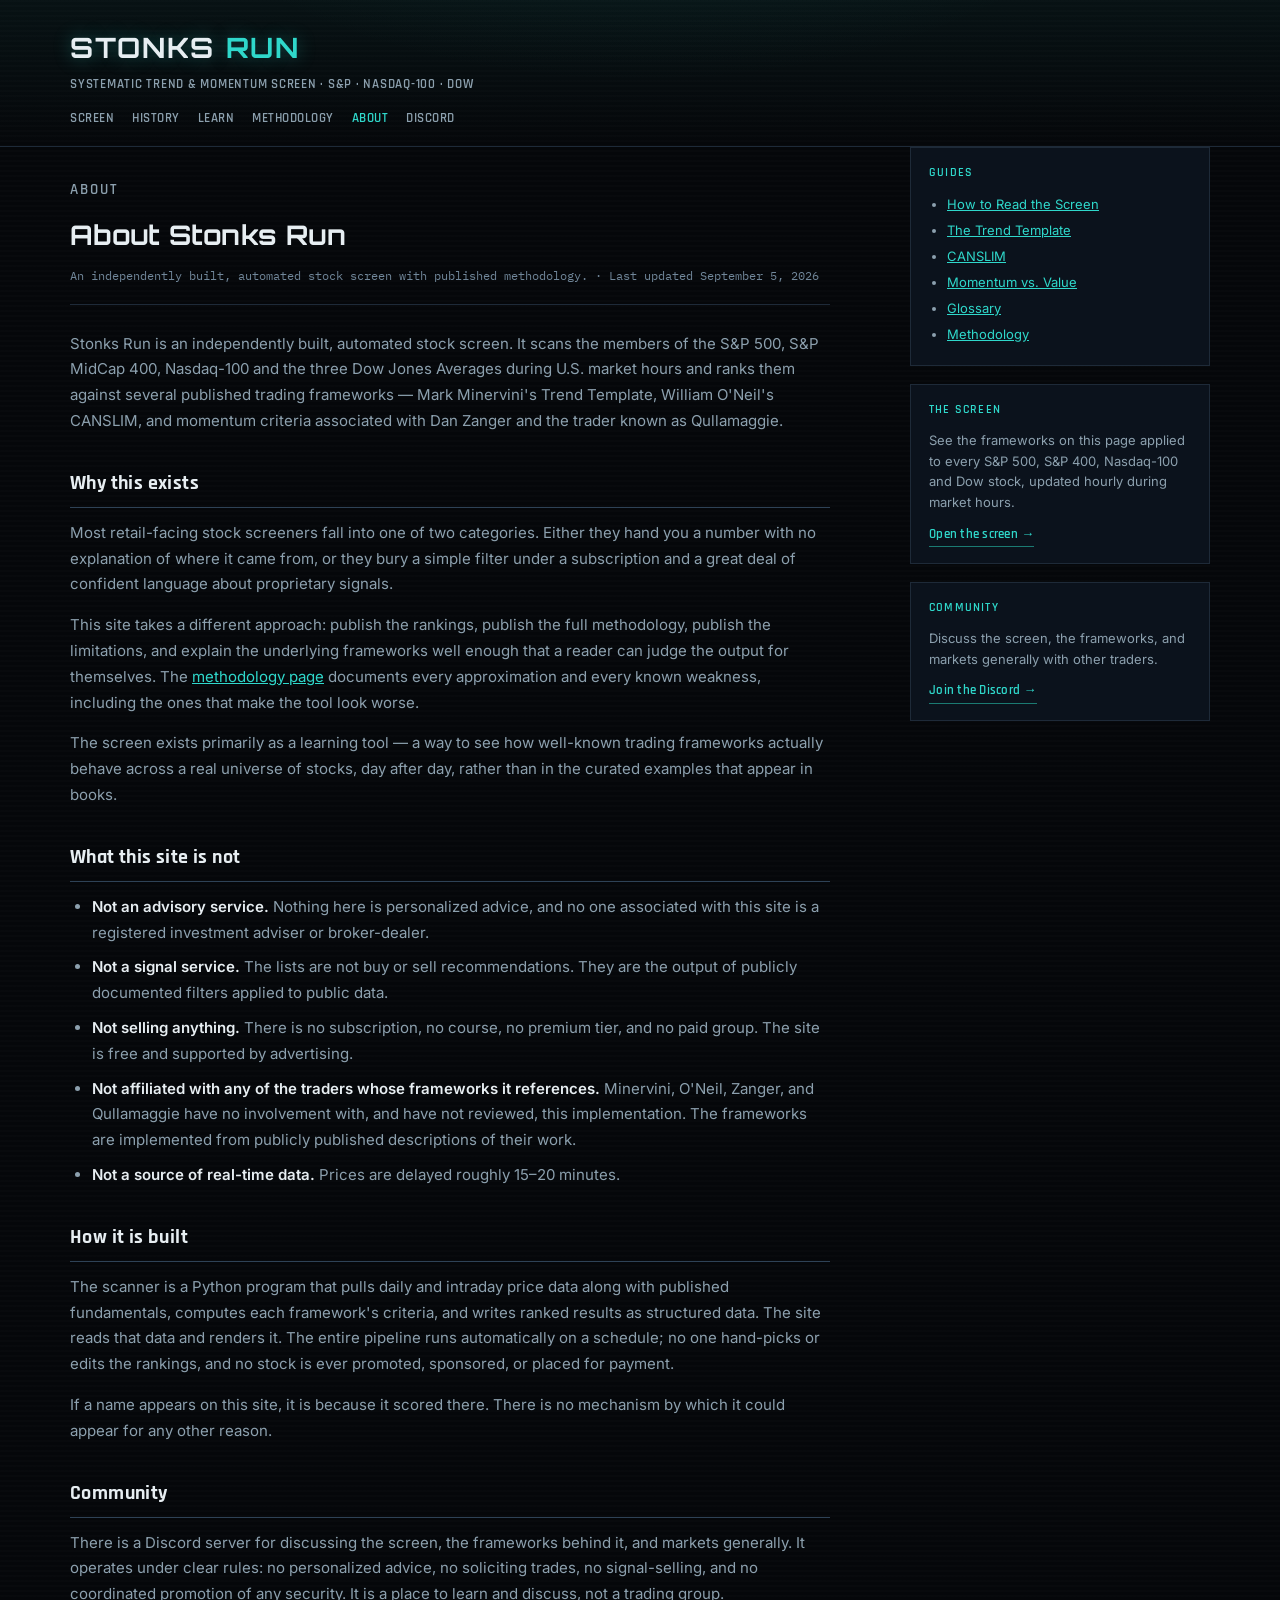
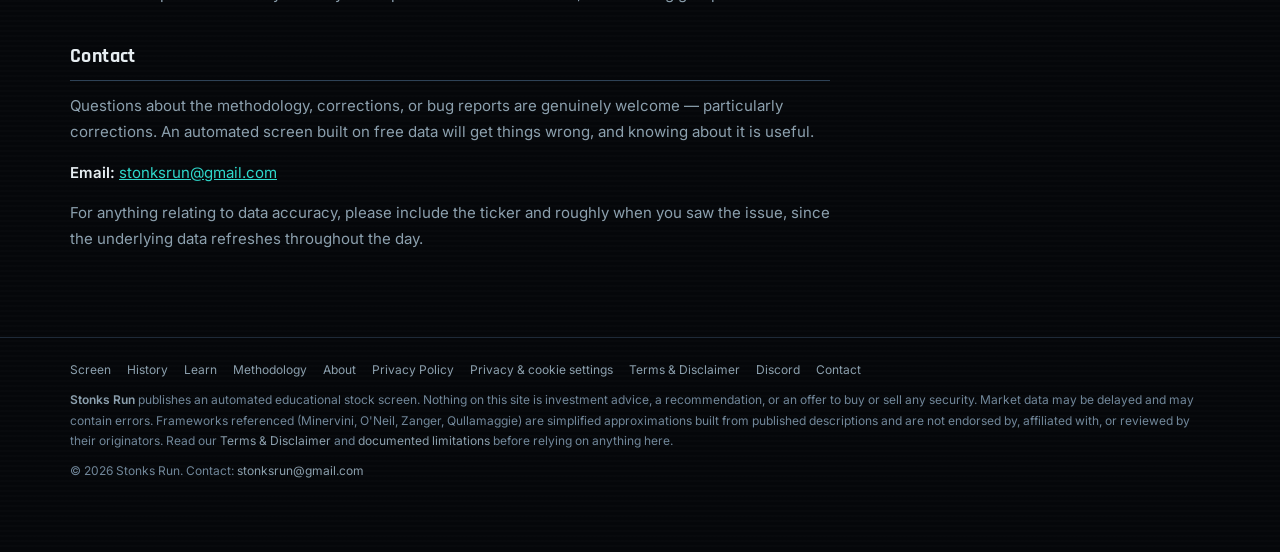
<file: docs/about.html>
<!doctype html>
<html lang="en">
<head>
<meta charset="utf-8">
<meta name="viewport" content="width=device-width, initial-scale=1">
<title>About Stonks Run</title>
<meta name="description" content="About Stonks Run: an independently built, automated educational stock screen with fully published methodology. What it is, what it isn&#x27;t, and how to get in touch.">
<link rel="canonical" href="https://stonks.run/about.html">
<meta name="robots" content="index, follow, max-image-preview:large">
<meta name="theme-color" content="#05070A">

<meta property="og:type" content="article">
<meta property="og:site_name" content="Stonks Run">
<meta property="og:title" content="About Stonks Run">
<meta property="og:description" content="About Stonks Run: an independently built, automated educational stock screen with fully published methodology. What it is, what it isn&#x27;t, and how to get in touch.">
<meta property="og:url" content="https://stonks.run/about.html">
<meta property="og:image" content="https://stonks.run/social-card.png">
<meta name="twitter:card" content="summary_large_image">
<meta name="twitter:title" content="About Stonks Run">
<meta name="twitter:description" content="About Stonks Run: an independently built, automated educational stock screen with fully published methodology. What it is, what it isn&#x27;t, and how to get in touch.">
<meta name="twitter:image" content="https://stonks.run/social-card.png">

<link rel="icon" href="favicon.png" type="image/png">
<link rel="apple-touch-icon" href="favicon.png">
<link rel="stylesheet" href="fonts/fonts.css">
<link rel="stylesheet" href="styles.css?v=7">
<script async src="https://pagead2.googlesyndication.com/pagead/js/adsbygoogle.js?client=ca-pub-2712411276486762"
     crossorigin="anonymous"></script>
</head>
<body>
<a href="#main-content" class="skip-link">Skip to main content</a>
<script type="application/ld+json">
{
  "@context": "https://schema.org",
  "@type": "Article",
  "headline": "About Stonks Run",
  "description": "About Stonks Run: an independently built, automated educational stock screen with fully published methodology. What it is, what it isn't, and how to get in touch.",
  "author": {"@type": "Organization", "name": "Stonks Run", "url": "https://stonks.run/about.html"},
  "publisher": {"@type": "Organization", "name": "Stonks Run", "url": "https://stonks.run/"},
  "datePublished": "2026-09-05",
  "dateModified": "2026-09-05",
  "mainEntityOfPage": {"@type": "WebPage", "@id": "https://stonks.run/about.html"},
  "isAccessibleForFree": true
}
</script>
<header class="masthead">
  <div class="wrap masthead-inner">
    <div>
      <a href="index.html" class="wordmark">Stonks<span> Run</span></a>
      <p class="tagline">Systematic Trend &amp; Momentum Screen &middot; S&amp;P &middot; Nasdaq-100 &middot; Dow</p>
      <nav class="quicknav" aria-label="Main navigation">
        <a href="index.html">Screen</a>
        <a href="history.html">History</a>
        <a href="learn.html">Learn</a>
        <a href="methodology.html">Methodology</a>
        <a href="about.html" class="active" aria-current="page">About</a>
        <a href="https://discord.gg/7vAfMWxgN" target="_blank" rel="noopener noreferrer">Discord</a>
      </nav>
    </div>
  </div>
</header>

<main id="main-content">
<div class="wrap">
  <div class="layout">
    <article class="article col-main">
    <p class="article-eyebrow">About</p>
    <h1>About Stonks Run</h1>
    <div class="article-meta">An independently built, automated stock screen with published methodology. &middot; Last updated September 5, 2026</div>

    <p>Stonks Run is an independently built, automated stock screen. It scans the members of the S&amp;P 500, S&amp;P
    MidCap 400, Nasdaq-100 and the three Dow Jones Averages during U.S. market hours and ranks them against several
    published trading frameworks &mdash; Mark Minervini's Trend
    Template, William O'Neil's CANSLIM, and momentum criteria associated with Dan Zanger and the trader known as
    Qullamaggie.</p>

    <h2>Why this exists</h2>
    <p>Most retail-facing stock screeners fall into one of two categories. Either they hand you a number with no
    explanation of where it came from, or they bury a simple filter under a subscription and a great deal of confident
    language about proprietary signals.</p>

    <p>This site takes a different approach: publish the rankings, publish the full methodology, publish the limitations,
    and explain the underlying frameworks well enough that a reader can judge the output for themselves. The
    <a href="methodology.html">methodology page</a> documents every approximation and every known weakness, including the
    ones that make the tool look worse.</p>

    <p>The screen exists primarily as a learning tool &mdash; a way to see how well-known trading frameworks actually behave
    across a real universe of stocks, day after day, rather than in the curated examples that appear in books.</p>

    <h2>What this site is not</h2>
    <ul>
      <li><strong>Not an advisory service.</strong> Nothing here is personalized advice, and no one associated with this
      site is a registered investment adviser or broker-dealer.</li>
      <li><strong>Not a signal service.</strong> The lists are not buy or sell recommendations. They are the output of
      publicly documented filters applied to public data.</li>
      <li><strong>Not selling anything.</strong> There is no subscription, no course, no premium tier, and no paid group.
      The site is free and supported by advertising.</li>
      <li><strong>Not affiliated with any of the traders whose frameworks it references.</strong> Minervini, O'Neil,
      Zanger, and Qullamaggie have no involvement with, and have not reviewed, this implementation. The frameworks are
      implemented from publicly published descriptions of their work.</li>
      <li><strong>Not a source of real-time data.</strong> Prices are delayed roughly 15&ndash;20 minutes.</li>
    </ul>

    <h2>How it is built</h2>
    <p>The scanner is a Python program that pulls daily and intraday price data along with published fundamentals, computes
    each framework's criteria, and writes ranked results as structured data. The site reads that data and renders it. The
    entire pipeline runs automatically on a schedule; no one hand-picks or edits the rankings, and no stock is ever
    promoted, sponsored, or placed for payment.</p>

    <p>If a name appears on this site, it is because it scored there. There is no mechanism by which it could appear for
    any other reason.</p>

    <h2>Community</h2>
    <p>There is a Discord server for discussing the screen, the frameworks behind it, and markets generally. It operates
    under clear rules: no personalized advice, no soliciting trades, no signal-selling, and no coordinated promotion of
    any security. It is a place to learn and discuss, not a trading group.</p>

    <h2>Contact</h2>
    <p>Questions about the methodology, corrections, or bug reports are genuinely welcome &mdash; particularly corrections.
    An automated screen built on free data will get things wrong, and knowing about it is useful.</p>

    <p><strong>Email:</strong> <a href="mailto:stonksrun@gmail.com">stonksrun@gmail.com</a></p>

    <p>For anything relating to data accuracy, please include the ticker and roughly when you saw the issue, since the
    underlying data refreshes throughout the day.</p>


    </article>
    <aside class="rail">
      <div class="rail-card">
        <h3>Guides</h3>
        <ul>
          <li><a href="reading-the-screen.html">How to Read the Screen</a></li>
          <li><a href="trend-template.html">The Trend Template</a></li>
          <li><a href="canslim.html">CANSLIM</a></li>
          <li><a href="momentum-vs-value.html">Momentum vs. Value</a></li>
          <li><a href="glossary.html">Glossary</a></li>
          <li><a href="methodology.html">Methodology</a></li>
        </ul>
      </div>

      <div class="rail-card">
        <h3>The Screen</h3>
        <p>See the frameworks on this page applied to every S&amp;P 500, S&amp;P 400, Nasdaq-100 and Dow stock, updated hourly during
        market hours.</p>
        <a href="index.html" class="discord-link">Open the screen &rarr;</a>
      </div>

      <div class="rail-card">
        <h3>Community</h3>
        <p>Discuss the screen, the frameworks, and markets generally with other traders.</p>
        <a href="https://discord.gg/7vAfMWxgN" target="_blank" rel="noopener noreferrer" class="discord-link">Join the Discord &rarr;</a>
      </div>
    </aside>
  </div>
</div>
</main>

<footer>
  <div class="wrap">
    <nav class="footer-links" aria-label="Footer navigation">
      <a href="index.html">Screen</a>
      <a href="history.html">History</a>
      <a href="learn.html">Learn</a>
      <a href="methodology.html">Methodology</a>
      <a href="about.html">About</a>
      <a href="privacy.html">Privacy Policy</a>
      <a href="privacy.html#choices" data-consent-link>Privacy &amp; cookie settings</a>
      <a href="terms.html">Terms &amp; Disclaimer</a>
      <a href="https://discord.gg/7vAfMWxgN" target="_blank" rel="noopener noreferrer">Discord</a>
      <a href="mailto:stonksrun@gmail.com">Contact</a>
    </nav>
    <div>
      <strong style="color:var(--text-dim)">Stonks Run</strong> publishes an automated educational stock screen. Nothing on this site is
      investment advice, a recommendation, or an offer to buy or sell any security. Market data may be delayed and may
      contain errors. Frameworks referenced (Minervini, O'Neil, Zanger, Qullamaggie) are simplified approximations built
      from published descriptions and are not endorsed by, affiliated with, or reviewed by their originators. Read our
      <a href="terms.html">Terms &amp; Disclaimer</a> and <a href="methodology.html">documented limitations</a> before
      relying on anything here.
    </div>
    <div style="margin-top:10px">&copy; 2026 Stonks Run. Contact: <a href="mailto:stonksrun@gmail.com">stonksrun@gmail.com</a></div>
  </div>
</footer>
</body>
</html>
</file>
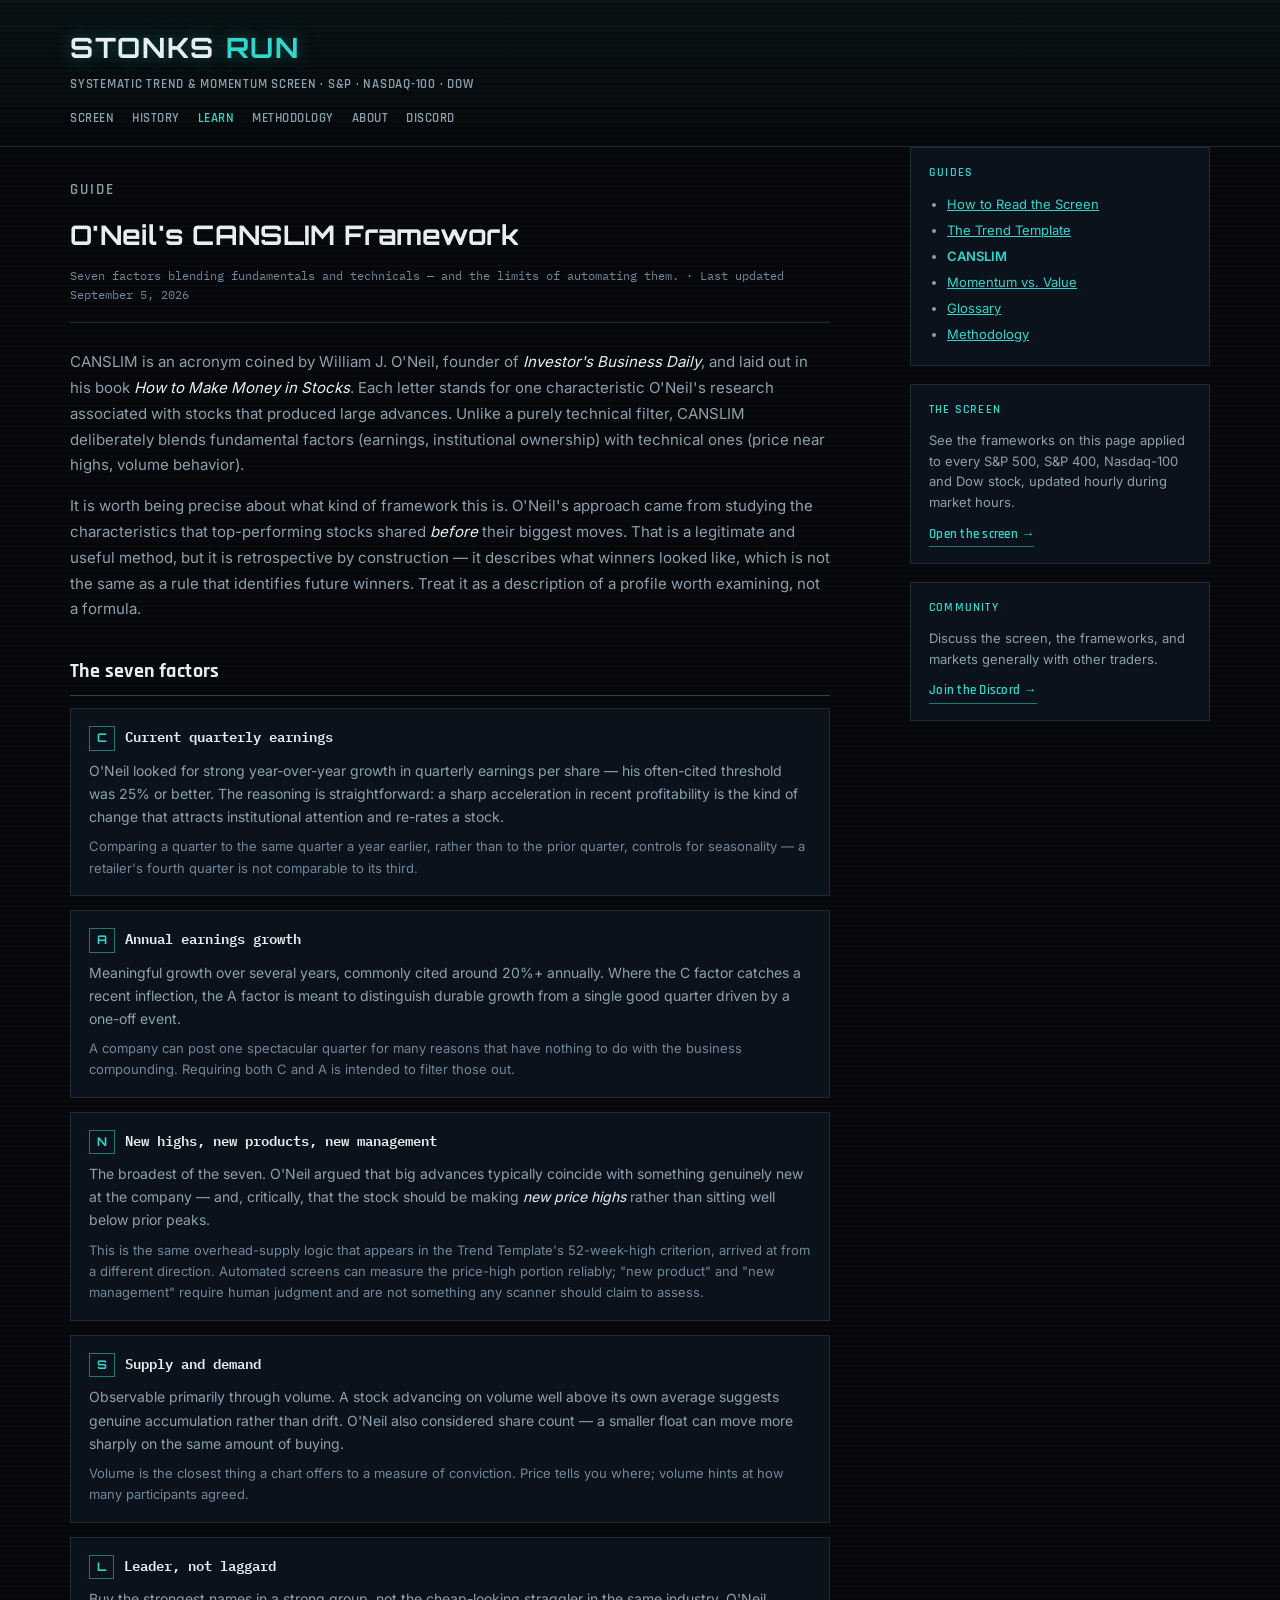
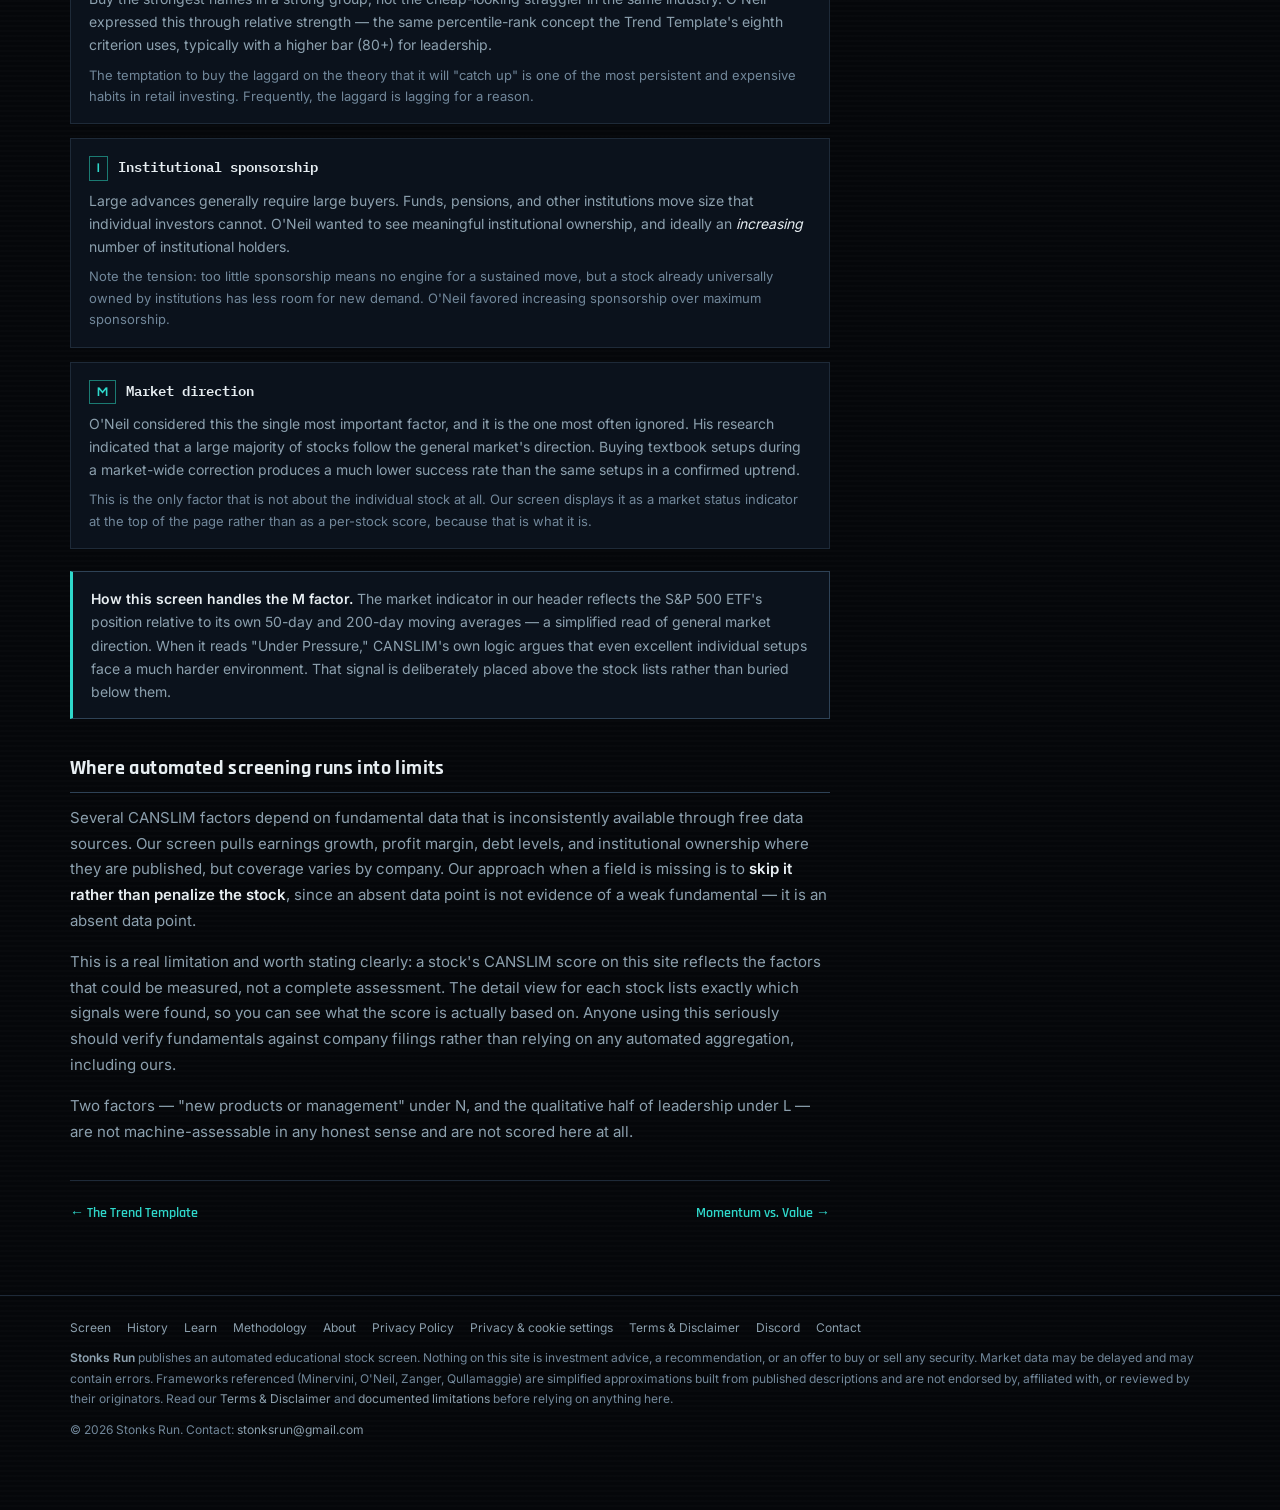
<file: docs/canslim.html>
<!doctype html>
<html lang="en">
<head>
<meta charset="utf-8">
<meta name="viewport" content="width=device-width, initial-scale=1">
<title>O&#x27;Neil&#x27;s CANSLIM Framework Explained | Stonks Run</title>
<meta name="description" content="What each letter of William O&#x27;Neil&#x27;s CANSLIM framework means, the reasoning behind each factor, and which parts an automated screen can honestly assess.">
<link rel="canonical" href="https://stonks.run/canslim.html">
<meta name="robots" content="index, follow, max-image-preview:large">
<meta name="theme-color" content="#05070A">

<meta property="og:type" content="article">
<meta property="og:site_name" content="Stonks Run">
<meta property="og:title" content="O&#x27;Neil&#x27;s CANSLIM Framework Explained | Stonks Run">
<meta property="og:description" content="What each letter of William O&#x27;Neil&#x27;s CANSLIM framework means, the reasoning behind each factor, and which parts an automated screen can honestly assess.">
<meta property="og:url" content="https://stonks.run/canslim.html">
<meta property="og:image" content="https://stonks.run/social-card.png">
<meta name="twitter:card" content="summary_large_image">
<meta name="twitter:title" content="O&#x27;Neil&#x27;s CANSLIM Framework Explained | Stonks Run">
<meta name="twitter:description" content="What each letter of William O&#x27;Neil&#x27;s CANSLIM framework means, the reasoning behind each factor, and which parts an automated screen can honestly assess.">
<meta name="twitter:image" content="https://stonks.run/social-card.png">

<link rel="icon" href="favicon.png" type="image/png">
<link rel="apple-touch-icon" href="favicon.png">
<link rel="stylesheet" href="fonts/fonts.css">
<link rel="stylesheet" href="styles.css?v=7">
<script async src="https://pagead2.googlesyndication.com/pagead/js/adsbygoogle.js?client=ca-pub-2712411276486762"
     crossorigin="anonymous"></script>
</head>
<body>
<a href="#main-content" class="skip-link">Skip to main content</a>
<script type="application/ld+json">
{
  "@context": "https://schema.org",
  "@type": "Article",
  "headline": "O'Neil's CANSLIM Framework",
  "description": "What each letter of William O'Neil's CANSLIM framework means, the reasoning behind each factor, and which parts an automated screen can honestly assess.",
  "author": {"@type": "Organization", "name": "Stonks Run", "url": "https://stonks.run/about.html"},
  "publisher": {"@type": "Organization", "name": "Stonks Run", "url": "https://stonks.run/"},
  "datePublished": "2026-09-05",
  "dateModified": "2026-09-05",
  "mainEntityOfPage": {"@type": "WebPage", "@id": "https://stonks.run/canslim.html"},
  "isAccessibleForFree": true
}
</script>
<header class="masthead">
  <div class="wrap masthead-inner">
    <div>
      <a href="index.html" class="wordmark">Stonks<span> Run</span></a>
      <p class="tagline">Systematic Trend &amp; Momentum Screen &middot; S&amp;P &middot; Nasdaq-100 &middot; Dow</p>
      <nav class="quicknav" aria-label="Main navigation">
        <a href="index.html">Screen</a>
        <a href="history.html">History</a>
        <a href="learn.html" class="active" aria-current="page">Learn</a>
        <a href="methodology.html">Methodology</a>
        <a href="about.html">About</a>
        <a href="https://discord.gg/7vAfMWxgN" target="_blank" rel="noopener noreferrer">Discord</a>
      </nav>
    </div>
  </div>
</header>

<main id="main-content">
<div class="wrap">
  <div class="layout">
    <article class="article col-main">
    <p class="article-eyebrow">Guide</p>
    <h1>O'Neil's CANSLIM Framework</h1>
    <div class="article-meta">Seven factors blending fundamentals and technicals &mdash; and the limits of automating them. &middot; Last updated September 5, 2026</div>

    <p>CANSLIM is an acronym coined by William J. O'Neil, founder of <em>Investor's Business Daily</em>, and laid out in
    his book <em>How to Make Money in Stocks</em>. Each letter stands for one characteristic O'Neil's research associated
    with stocks that produced large advances. Unlike a purely technical filter, CANSLIM deliberately blends fundamental
    factors (earnings, institutional ownership) with technical ones (price near highs, volume behavior).</p>

    <p>It is worth being precise about what kind of framework this is. O'Neil's approach came from studying the characteristics
    that top-performing stocks shared <em>before</em> their biggest moves. That is a legitimate and useful method, but it
    is retrospective by construction &mdash; it describes what winners looked like, which is not the same as a rule that
    identifies future winners. Treat it as a description of a profile worth examining, not a formula.</p>

    <h2>The seven factors</h2>

    <div class="criterion">
      <h3><span class="cnum">C</span> Current quarterly earnings</h3>
      <p>O'Neil looked for strong year-over-year growth in quarterly earnings per share &mdash; his often-cited threshold
      was 25% or better. The reasoning is straightforward: a sharp acceleration in recent profitability is the kind of
      change that attracts institutional attention and re-rates a stock.</p>
      <p class="why">Comparing a quarter to the same quarter a year earlier, rather than to the prior quarter, controls for
      seasonality &mdash; a retailer's fourth quarter is not comparable to its third.</p>
    </div>

    <div class="criterion">
      <h3><span class="cnum">A</span> Annual earnings growth</h3>
      <p>Meaningful growth over several years, commonly cited around 20%+ annually. Where the C factor catches a recent
      inflection, the A factor is meant to distinguish durable growth from a single good quarter driven by a one-off event.</p>
      <p class="why">A company can post one spectacular quarter for many reasons that have nothing to do with the business
      compounding. Requiring both C and A is intended to filter those out.</p>
    </div>

    <div class="criterion">
      <h3><span class="cnum">N</span> New highs, new products, new management</h3>
      <p>The broadest of the seven. O'Neil argued that big advances typically coincide with something genuinely new at the
      company &mdash; and, critically, that the stock should be making <em>new price highs</em> rather than sitting well
      below prior peaks.</p>
      <p class="why">This is the same overhead-supply logic that appears in the Trend Template's 52-week-high criterion,
      arrived at from a different direction. Automated screens can measure the price-high portion reliably; "new product"
      and "new management" require human judgment and are not something any scanner should claim to assess.</p>
    </div>

    <div class="criterion">
      <h3><span class="cnum">S</span> Supply and demand</h3>
      <p>Observable primarily through volume. A stock advancing on volume well above its own average suggests genuine
      accumulation rather than drift. O'Neil also considered share count &mdash; a smaller float can move more sharply on
      the same amount of buying.</p>
      <p class="why">Volume is the closest thing a chart offers to a measure of conviction. Price tells you where; volume
      hints at how many participants agreed.</p>
    </div>

    <div class="criterion">
      <h3><span class="cnum">L</span> Leader, not laggard</h3>
      <p>Buy the strongest names in a strong group, not the cheap-looking straggler in the same industry. O'Neil expressed
      this through relative strength &mdash; the same percentile-rank concept the Trend Template's eighth criterion uses,
      typically with a higher bar (80+) for leadership.</p>
      <p class="why">The temptation to buy the laggard on the theory that it will "catch up" is one of the most persistent
      and expensive habits in retail investing. Frequently, the laggard is lagging for a reason.</p>
    </div>

    <div class="criterion">
      <h3><span class="cnum">I</span> Institutional sponsorship</h3>
      <p>Large advances generally require large buyers. Funds, pensions, and other institutions move size that individual
      investors cannot. O'Neil wanted to see meaningful institutional ownership, and ideally an <em>increasing</em> number
      of institutional holders.</p>
      <p class="why">Note the tension: too little sponsorship means no engine for a sustained move, but a stock already
      universally owned by institutions has less room for new demand. O'Neil favored increasing sponsorship over maximum
      sponsorship.</p>
    </div>

    <div class="criterion">
      <h3><span class="cnum">M</span> Market direction</h3>
      <p>O'Neil considered this the single most important factor, and it is the one most often ignored. His research
      indicated that a large majority of stocks follow the general market's direction. Buying textbook setups during a
      market-wide correction produces a much lower success rate than the same setups in a confirmed uptrend.</p>
      <p class="why">This is the only factor that is not about the individual stock at all. Our screen displays it as a
      market status indicator at the top of the page rather than as a per-stock score, because that is what it is.</p>
    </div>

    <div class="article-callout">
      <strong>How this screen handles the M factor.</strong> The market indicator in our header reflects the S&amp;P 500
      ETF's position relative to its own 50-day and 200-day moving averages &mdash; a simplified read of general market
      direction. When it reads "Under Pressure," CANSLIM's own logic argues that even excellent individual setups face a
      much harder environment. That signal is deliberately placed above the stock lists rather than buried below them.
    </div>

    <h2>Where automated screening runs into limits</h2>
    <p>Several CANSLIM factors depend on fundamental data that is inconsistently available through free data sources. Our
    screen pulls earnings growth, profit margin, debt levels, and institutional ownership where they are published, but
    coverage varies by company. Our approach when a field is missing is to <strong>skip it rather than penalize the
    stock</strong>, since an absent data point is not evidence of a weak fundamental &mdash; it is an absent data point.</p>

    <p>This is a real limitation and worth stating clearly: a stock's CANSLIM score on this site reflects the factors that
    could be measured, not a complete assessment. The detail view for each stock lists exactly which signals were found, so
    you can see what the score is actually based on. Anyone using this seriously should verify fundamentals against company
    filings rather than relying on any automated aggregation, including ours.</p>

    <p>Two factors &mdash; "new products or management" under N, and the qualitative half of leadership under L &mdash; are
    not machine-assessable in any honest sense and are not scored here at all.</p>

<nav class="next-nav" aria-label="Guide navigation"><a href="trend-template.html">&larr; The Trend Template</a><a href="momentum-vs-value.html">Momentum vs. Value &rarr;</a></nav>
    </article>
    <aside class="rail">
      <div class="rail-card">
        <h3>Guides</h3>
        <ul>
          <li><a href="reading-the-screen.html">How to Read the Screen</a></li>
          <li><a href="trend-template.html">The Trend Template</a></li>
          <li><strong style="color:var(--teal)">CANSLIM</strong></li>
          <li><a href="momentum-vs-value.html">Momentum vs. Value</a></li>
          <li><a href="glossary.html">Glossary</a></li>
          <li><a href="methodology.html">Methodology</a></li>
        </ul>
      </div>

      <div class="rail-card">
        <h3>The Screen</h3>
        <p>See the frameworks on this page applied to every S&amp;P 500, S&amp;P 400, Nasdaq-100 and Dow stock, updated hourly during
        market hours.</p>
        <a href="index.html" class="discord-link">Open the screen &rarr;</a>
      </div>

      <div class="rail-card">
        <h3>Community</h3>
        <p>Discuss the screen, the frameworks, and markets generally with other traders.</p>
        <a href="https://discord.gg/7vAfMWxgN" target="_blank" rel="noopener noreferrer" class="discord-link">Join the Discord &rarr;</a>
      </div>
    </aside>
  </div>
</div>
</main>

<footer>
  <div class="wrap">
    <nav class="footer-links" aria-label="Footer navigation">
      <a href="index.html">Screen</a>
      <a href="history.html">History</a>
      <a href="learn.html">Learn</a>
      <a href="methodology.html">Methodology</a>
      <a href="about.html">About</a>
      <a href="privacy.html">Privacy Policy</a>
      <a href="privacy.html#choices" data-consent-link>Privacy &amp; cookie settings</a>
      <a href="terms.html">Terms &amp; Disclaimer</a>
      <a href="https://discord.gg/7vAfMWxgN" target="_blank" rel="noopener noreferrer">Discord</a>
      <a href="mailto:stonksrun@gmail.com">Contact</a>
    </nav>
    <div>
      <strong style="color:var(--text-dim)">Stonks Run</strong> publishes an automated educational stock screen. Nothing on this site is
      investment advice, a recommendation, or an offer to buy or sell any security. Market data may be delayed and may
      contain errors. Frameworks referenced (Minervini, O'Neil, Zanger, Qullamaggie) are simplified approximations built
      from published descriptions and are not endorsed by, affiliated with, or reviewed by their originators. Read our
      <a href="terms.html">Terms &amp; Disclaimer</a> and <a href="methodology.html">documented limitations</a> before
      relying on anything here.
    </div>
    <div style="margin-top:10px">&copy; 2026 Stonks Run. Contact: <a href="mailto:stonksrun@gmail.com">stonksrun@gmail.com</a></div>
  </div>
</footer>
</body>
</html>
</file>
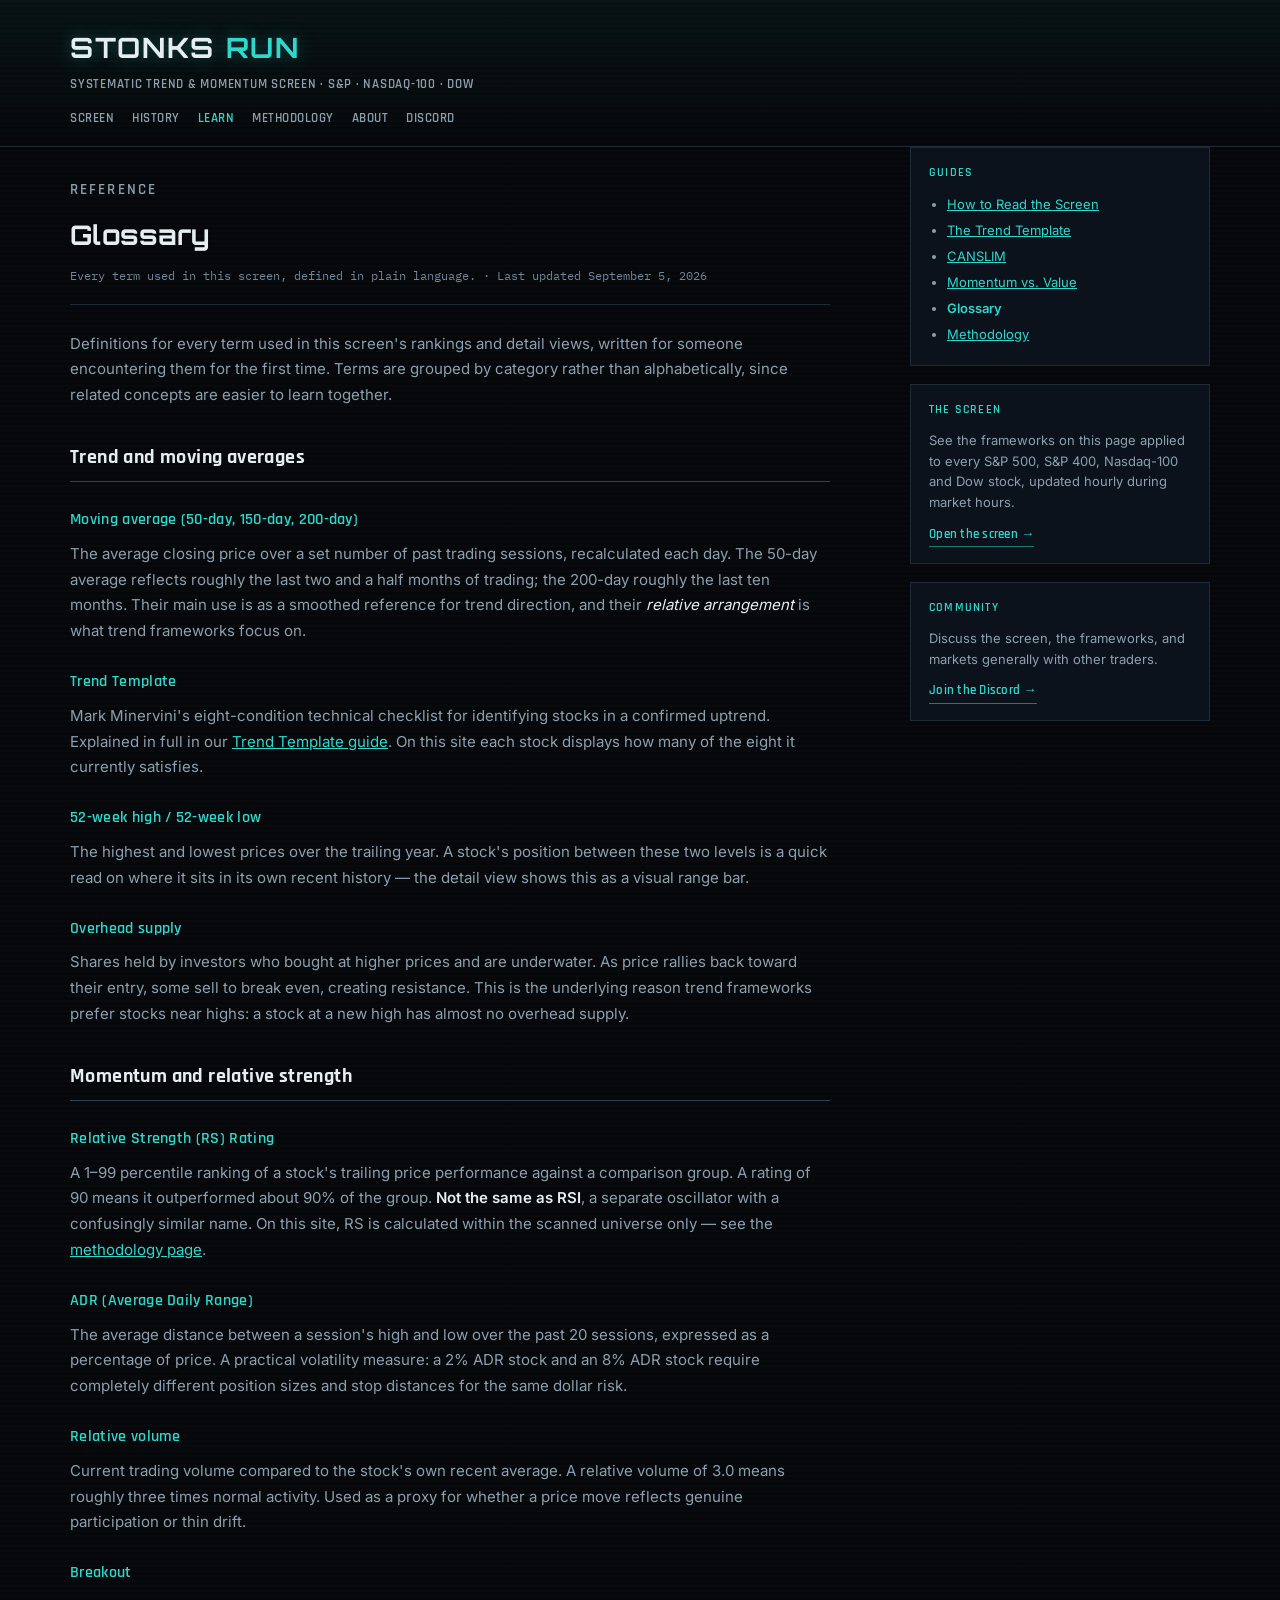
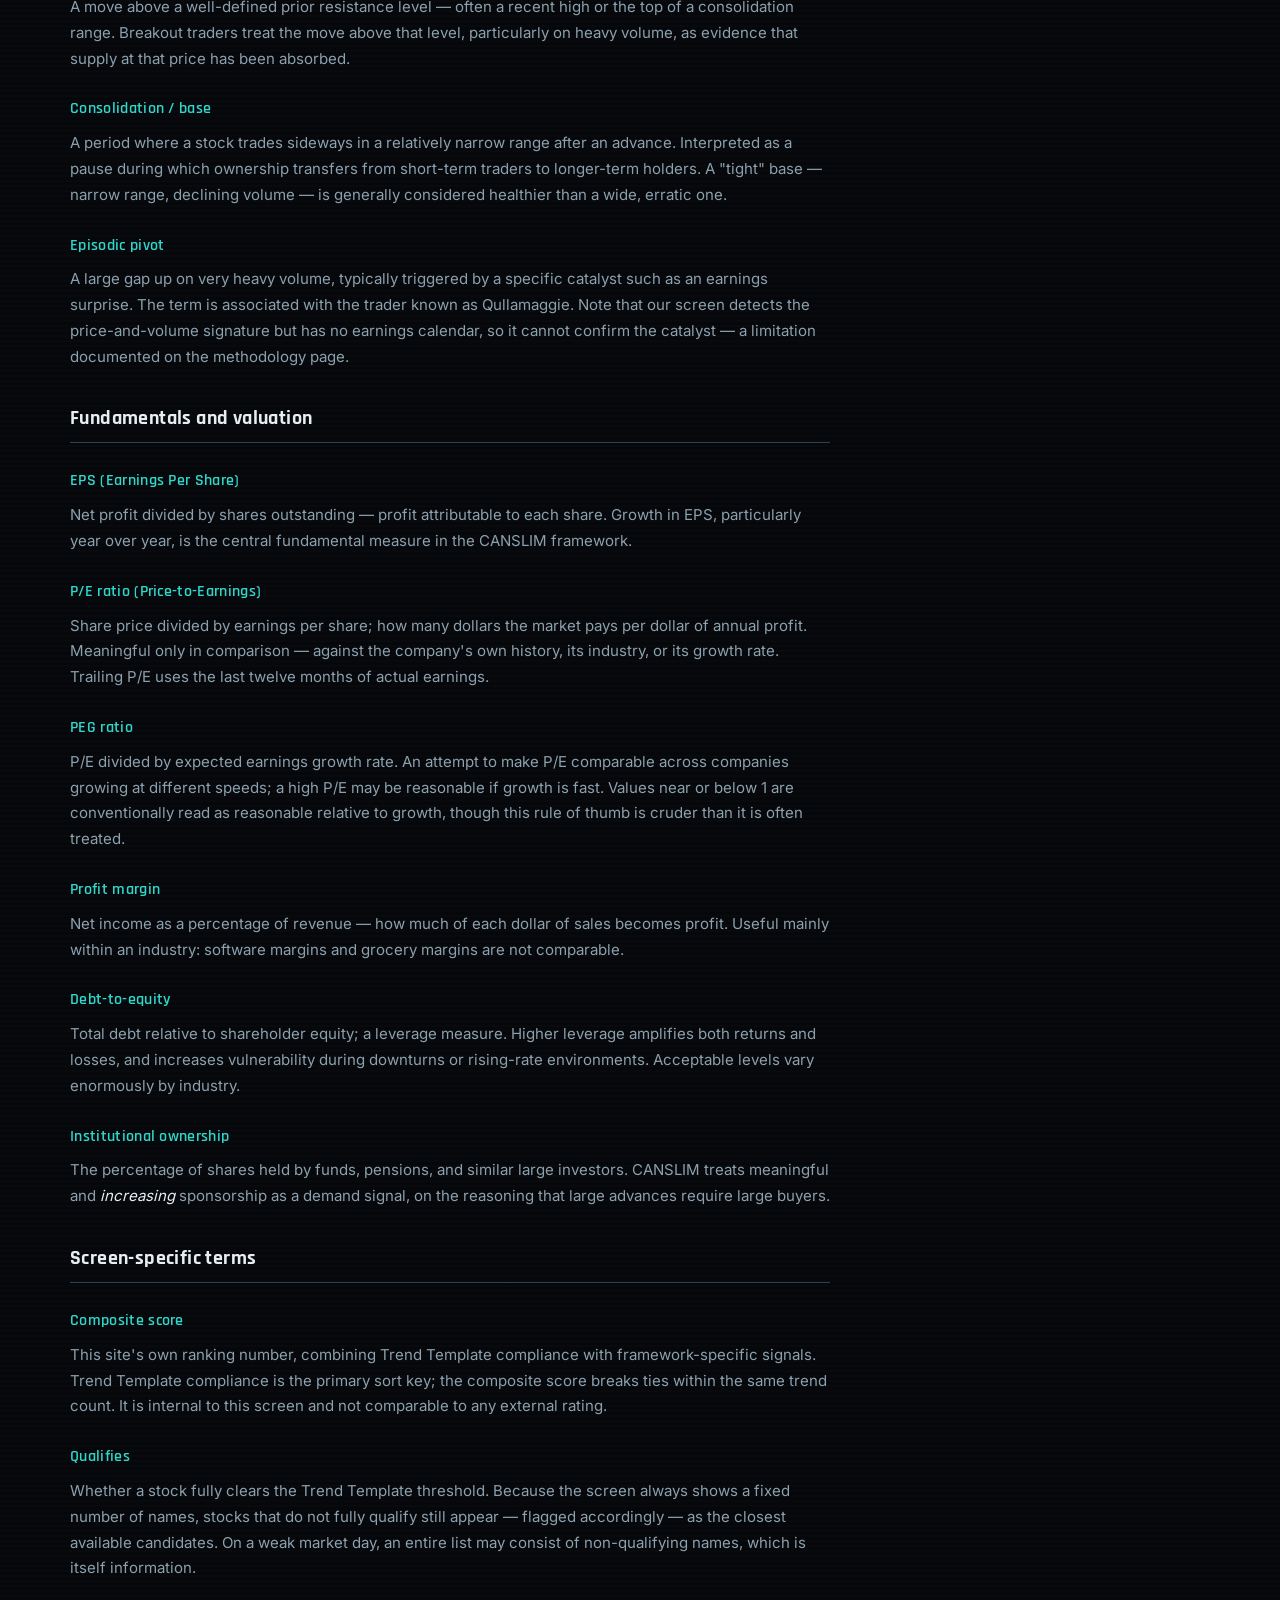
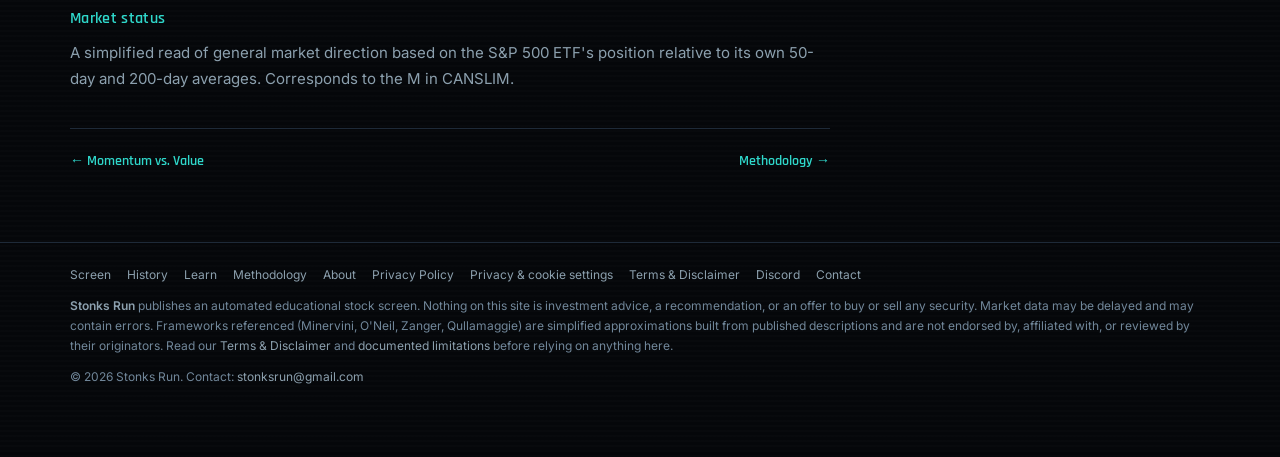
<file: docs/glossary.html>
<!doctype html>
<html lang="en">
<head>
<meta charset="utf-8">
<meta name="viewport" content="width=device-width, initial-scale=1">
<title>Stock Screening Glossary | Stonks Run</title>
<meta name="description" content="Plain-language definitions of every term used in the Stonks Run screen: moving averages, RS Rating, ADR, PEG ratio, overhead supply, episodic pivots and more.">
<link rel="canonical" href="https://stonks.run/glossary.html">
<meta name="robots" content="index, follow, max-image-preview:large">
<meta name="theme-color" content="#05070A">

<meta property="og:type" content="article">
<meta property="og:site_name" content="Stonks Run">
<meta property="og:title" content="Stock Screening Glossary | Stonks Run">
<meta property="og:description" content="Plain-language definitions of every term used in the Stonks Run screen: moving averages, RS Rating, ADR, PEG ratio, overhead supply, episodic pivots and more.">
<meta property="og:url" content="https://stonks.run/glossary.html">
<meta property="og:image" content="https://stonks.run/social-card.png">
<meta name="twitter:card" content="summary_large_image">
<meta name="twitter:title" content="Stock Screening Glossary | Stonks Run">
<meta name="twitter:description" content="Plain-language definitions of every term used in the Stonks Run screen: moving averages, RS Rating, ADR, PEG ratio, overhead supply, episodic pivots and more.">
<meta name="twitter:image" content="https://stonks.run/social-card.png">

<link rel="icon" href="favicon.png" type="image/png">
<link rel="apple-touch-icon" href="favicon.png">
<link rel="stylesheet" href="fonts/fonts.css">
<link rel="stylesheet" href="styles.css?v=7">
<script async src="https://pagead2.googlesyndication.com/pagead/js/adsbygoogle.js?client=ca-pub-2712411276486762"
     crossorigin="anonymous"></script>
</head>
<body>
<a href="#main-content" class="skip-link">Skip to main content</a>
<script type="application/ld+json">
{
  "@context": "https://schema.org",
  "@type": "Article",
  "headline": "Glossary",
  "description": "Plain-language definitions of every term used in the Stonks Run screen: moving averages, RS Rating, ADR, PEG ratio, overhead supply, episodic pivots and more.",
  "author": {"@type": "Organization", "name": "Stonks Run", "url": "https://stonks.run/about.html"},
  "publisher": {"@type": "Organization", "name": "Stonks Run", "url": "https://stonks.run/"},
  "datePublished": "2026-09-05",
  "dateModified": "2026-09-05",
  "mainEntityOfPage": {"@type": "WebPage", "@id": "https://stonks.run/glossary.html"},
  "isAccessibleForFree": true
}
</script>
<header class="masthead">
  <div class="wrap masthead-inner">
    <div>
      <a href="index.html" class="wordmark">Stonks<span> Run</span></a>
      <p class="tagline">Systematic Trend &amp; Momentum Screen &middot; S&amp;P &middot; Nasdaq-100 &middot; Dow</p>
      <nav class="quicknav" aria-label="Main navigation">
        <a href="index.html">Screen</a>
        <a href="history.html">History</a>
        <a href="learn.html" class="active" aria-current="page">Learn</a>
        <a href="methodology.html">Methodology</a>
        <a href="about.html">About</a>
        <a href="https://discord.gg/7vAfMWxgN" target="_blank" rel="noopener noreferrer">Discord</a>
      </nav>
    </div>
  </div>
</header>

<main id="main-content">
<div class="wrap">
  <div class="layout">
    <article class="article col-main">
    <p class="article-eyebrow">Reference</p>
    <h1>Glossary</h1>
    <div class="article-meta">Every term used in this screen, defined in plain language. &middot; Last updated September 5, 2026</div>

    <p>Definitions for every term used in this screen's rankings and detail views, written for someone encountering them
    for the first time. Terms are grouped by category rather than alphabetically, since related concepts are easier to
    learn together.</p>

    <h2>Trend and moving averages</h2>
    <h3>Moving average (50-day, 150-day, 200-day)</h3>
    <p>The average closing price over a set number of past trading sessions, recalculated each day. The 50-day average
    reflects roughly the last two and a half months of trading; the 200-day roughly the last ten months. Their main use is
    as a smoothed reference for trend direction, and their <em>relative arrangement</em> is what trend frameworks focus on.</p>

    <h3>Trend Template</h3>
    <p>Mark Minervini's eight-condition technical checklist for identifying stocks in a confirmed uptrend. Explained in
    full in our <a href="trend-template.html">Trend Template guide</a>. On this site each stock displays how many of the
    eight it currently satisfies.</p>

    <h3>52-week high / 52-week low</h3>
    <p>The highest and lowest prices over the trailing year. A stock's position between these two levels is a quick read on
    where it sits in its own recent history &mdash; the detail view shows this as a visual range bar.</p>

    <h3>Overhead supply</h3>
    <p>Shares held by investors who bought at higher prices and are underwater. As price rallies back toward their entry,
    some sell to break even, creating resistance. This is the underlying reason trend frameworks prefer stocks near highs:
    a stock at a new high has almost no overhead supply.</p>

    <h2>Momentum and relative strength</h2>
    <h3>Relative Strength (RS) Rating</h3>
    <p>A 1&ndash;99 percentile ranking of a stock's trailing price performance against a comparison group. A rating of 90
    means it outperformed about 90% of the group. <strong>Not the same as RSI</strong>, a separate oscillator with a
    confusingly similar name. On this site, RS is calculated within the scanned universe only &mdash; see the
    <a href="methodology.html">methodology page</a>.</p>

    <h3>ADR (Average Daily Range)</h3>
    <p>The average distance between a session's high and low over the past 20 sessions, expressed as a percentage of price.
    A practical volatility measure: a 2% ADR stock and an 8% ADR stock require completely different position sizes and stop
    distances for the same dollar risk.</p>

    <h3>Relative volume</h3>
    <p>Current trading volume compared to the stock's own recent average. A relative volume of 3.0 means roughly three
    times normal activity. Used as a proxy for whether a price move reflects genuine participation or thin drift.</p>

    <h3>Breakout</h3>
    <p>A move above a well-defined prior resistance level &mdash; often a recent high or the top of a consolidation range.
    Breakout traders treat the move above that level, particularly on heavy volume, as evidence that supply at that price
    has been absorbed.</p>

    <h3>Consolidation / base</h3>
    <p>A period where a stock trades sideways in a relatively narrow range after an advance. Interpreted as a pause during
    which ownership transfers from short-term traders to longer-term holders. A "tight" base &mdash; narrow range, declining
    volume &mdash; is generally considered healthier than a wide, erratic one.</p>

    <h3>Episodic pivot</h3>
    <p>A large gap up on very heavy volume, typically triggered by a specific catalyst such as an earnings surprise. The
    term is associated with the trader known as Qullamaggie. Note that our screen detects the price-and-volume signature
    but has no earnings calendar, so it cannot confirm the catalyst &mdash; a limitation documented on the methodology page.</p>

    <h2>Fundamentals and valuation</h2>
    <h3>EPS (Earnings Per Share)</h3>
    <p>Net profit divided by shares outstanding &mdash; profit attributable to each share. Growth in EPS, particularly
    year over year, is the central fundamental measure in the CANSLIM framework.</p>

    <h3>P/E ratio (Price-to-Earnings)</h3>
    <p>Share price divided by earnings per share; how many dollars the market pays per dollar of annual profit. Meaningful
    only in comparison &mdash; against the company's own history, its industry, or its growth rate. Trailing P/E uses the
    last twelve months of actual earnings.</p>

    <h3>PEG ratio</h3>
    <p>P/E divided by expected earnings growth rate. An attempt to make P/E comparable across companies growing at
    different speeds; a high P/E may be reasonable if growth is fast. Values near or below 1 are conventionally read as
    reasonable relative to growth, though this rule of thumb is cruder than it is often treated.</p>

    <h3>Profit margin</h3>
    <p>Net income as a percentage of revenue &mdash; how much of each dollar of sales becomes profit. Useful mainly within
    an industry: software margins and grocery margins are not comparable.</p>

    <h3>Debt-to-equity</h3>
    <p>Total debt relative to shareholder equity; a leverage measure. Higher leverage amplifies both returns and losses,
    and increases vulnerability during downturns or rising-rate environments. Acceptable levels vary enormously by industry.</p>

    <h3>Institutional ownership</h3>
    <p>The percentage of shares held by funds, pensions, and similar large investors. CANSLIM treats meaningful and
    <em>increasing</em> sponsorship as a demand signal, on the reasoning that large advances require large buyers.</p>

    <h2>Screen-specific terms</h2>
    <h3>Composite score</h3>
    <p>This site's own ranking number, combining Trend Template compliance with framework-specific signals. Trend Template
    compliance is the primary sort key; the composite score breaks ties within the same trend count. It is internal to this
    screen and not comparable to any external rating.</p>

    <h3>Qualifies</h3>
    <p>Whether a stock fully clears the Trend Template threshold. Because the screen always shows a fixed number of names,
    stocks that do not fully qualify still appear &mdash; flagged accordingly &mdash; as the closest available candidates.
    On a weak market day, an entire list may consist of non-qualifying names, which is itself information.</p>

    <h3>Market status</h3>
    <p>A simplified read of general market direction based on the S&amp;P 500 ETF's position relative to its own 50-day and
    200-day averages. Corresponds to the M in CANSLIM.</p>

<nav class="next-nav" aria-label="Guide navigation"><a href="momentum-vs-value.html">&larr; Momentum vs. Value</a><a href="methodology.html">Methodology &rarr;</a></nav>
    </article>
    <aside class="rail">
      <div class="rail-card">
        <h3>Guides</h3>
        <ul>
          <li><a href="reading-the-screen.html">How to Read the Screen</a></li>
          <li><a href="trend-template.html">The Trend Template</a></li>
          <li><a href="canslim.html">CANSLIM</a></li>
          <li><a href="momentum-vs-value.html">Momentum vs. Value</a></li>
          <li><strong style="color:var(--teal)">Glossary</strong></li>
          <li><a href="methodology.html">Methodology</a></li>
        </ul>
      </div>

      <div class="rail-card">
        <h3>The Screen</h3>
        <p>See the frameworks on this page applied to every S&amp;P 500, S&amp;P 400, Nasdaq-100 and Dow stock, updated hourly during
        market hours.</p>
        <a href="index.html" class="discord-link">Open the screen &rarr;</a>
      </div>

      <div class="rail-card">
        <h3>Community</h3>
        <p>Discuss the screen, the frameworks, and markets generally with other traders.</p>
        <a href="https://discord.gg/7vAfMWxgN" target="_blank" rel="noopener noreferrer" class="discord-link">Join the Discord &rarr;</a>
      </div>
    </aside>
  </div>
</div>
</main>

<footer>
  <div class="wrap">
    <nav class="footer-links" aria-label="Footer navigation">
      <a href="index.html">Screen</a>
      <a href="history.html">History</a>
      <a href="learn.html">Learn</a>
      <a href="methodology.html">Methodology</a>
      <a href="about.html">About</a>
      <a href="privacy.html">Privacy Policy</a>
      <a href="privacy.html#choices" data-consent-link>Privacy &amp; cookie settings</a>
      <a href="terms.html">Terms &amp; Disclaimer</a>
      <a href="https://discord.gg/7vAfMWxgN" target="_blank" rel="noopener noreferrer">Discord</a>
      <a href="mailto:stonksrun@gmail.com">Contact</a>
    </nav>
    <div>
      <strong style="color:var(--text-dim)">Stonks Run</strong> publishes an automated educational stock screen. Nothing on this site is
      investment advice, a recommendation, or an offer to buy or sell any security. Market data may be delayed and may
      contain errors. Frameworks referenced (Minervini, O'Neil, Zanger, Qullamaggie) are simplified approximations built
      from published descriptions and are not endorsed by, affiliated with, or reviewed by their originators. Read our
      <a href="terms.html">Terms &amp; Disclaimer</a> and <a href="methodology.html">documented limitations</a> before
      relying on anything here.
    </div>
    <div style="margin-top:10px">&copy; 2026 Stonks Run. Contact: <a href="mailto:stonksrun@gmail.com">stonksrun@gmail.com</a></div>
  </div>
</footer>
</body>
</html>
</file>
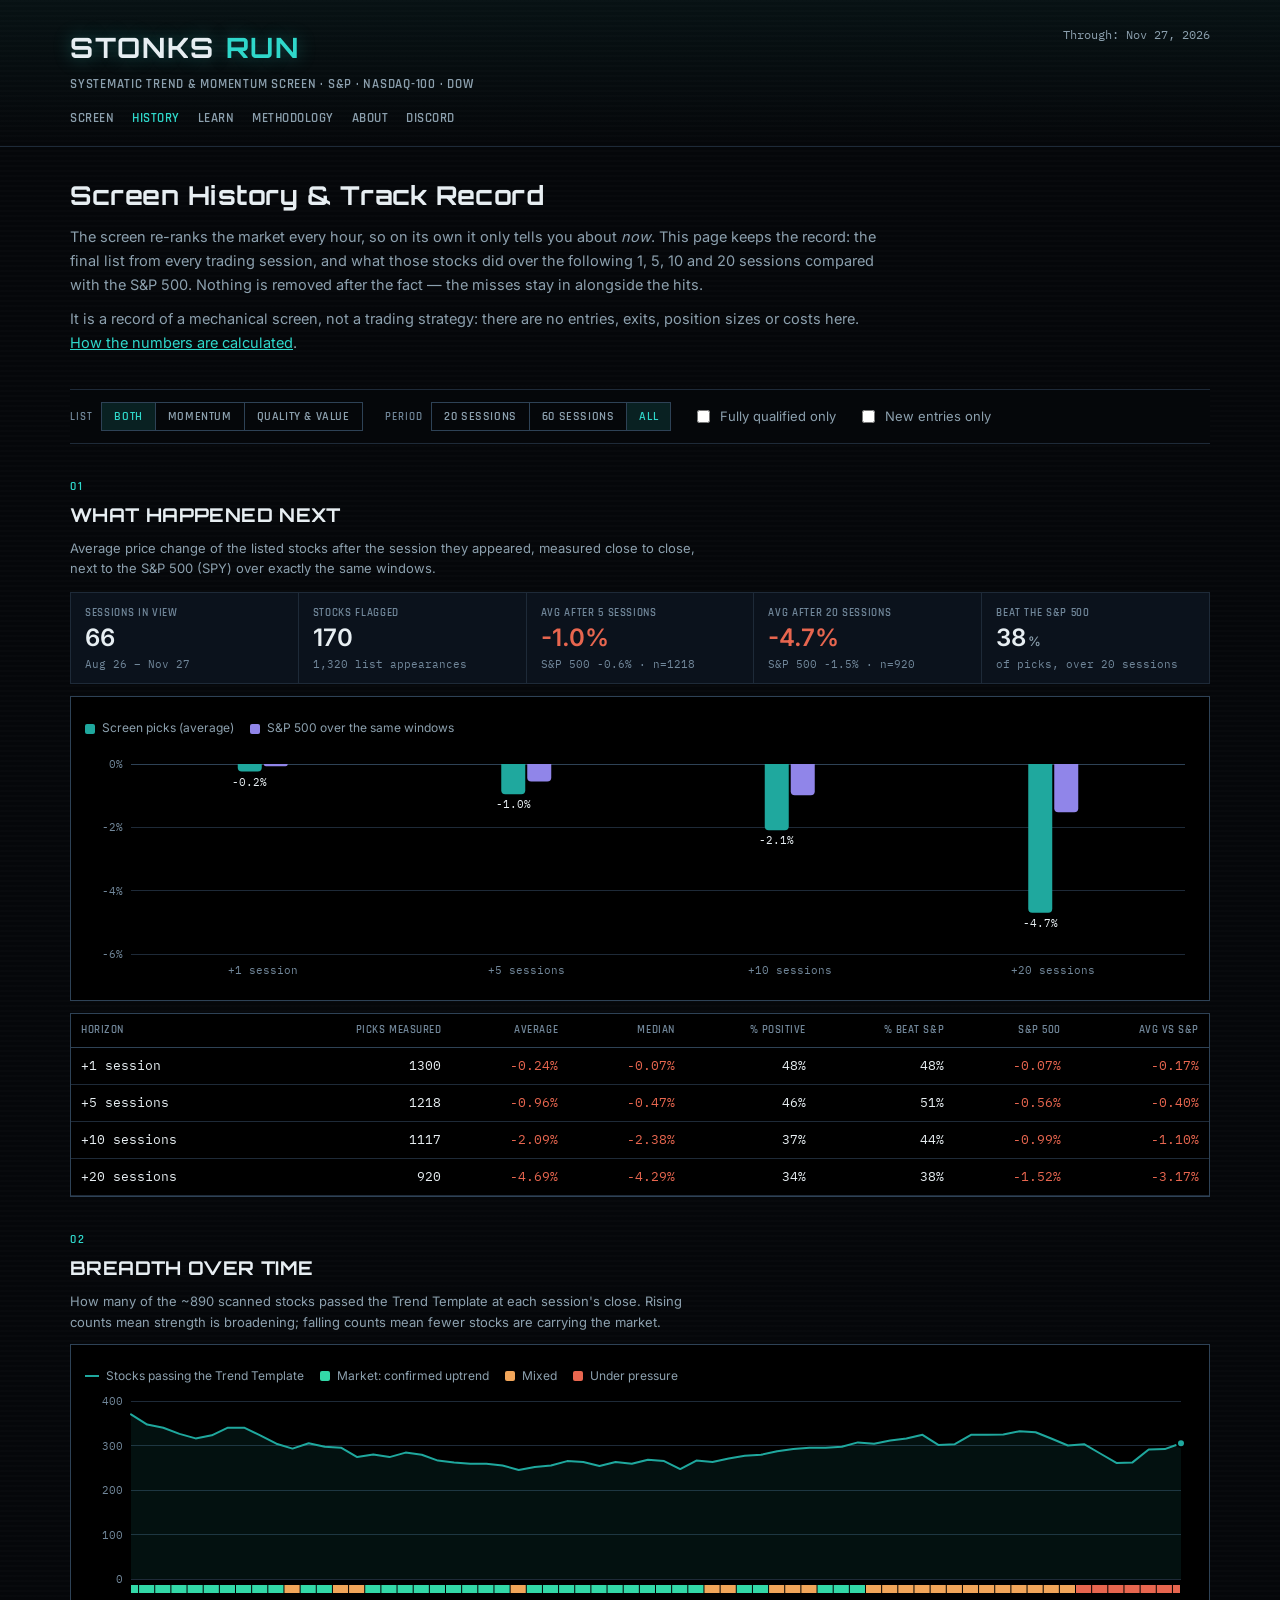
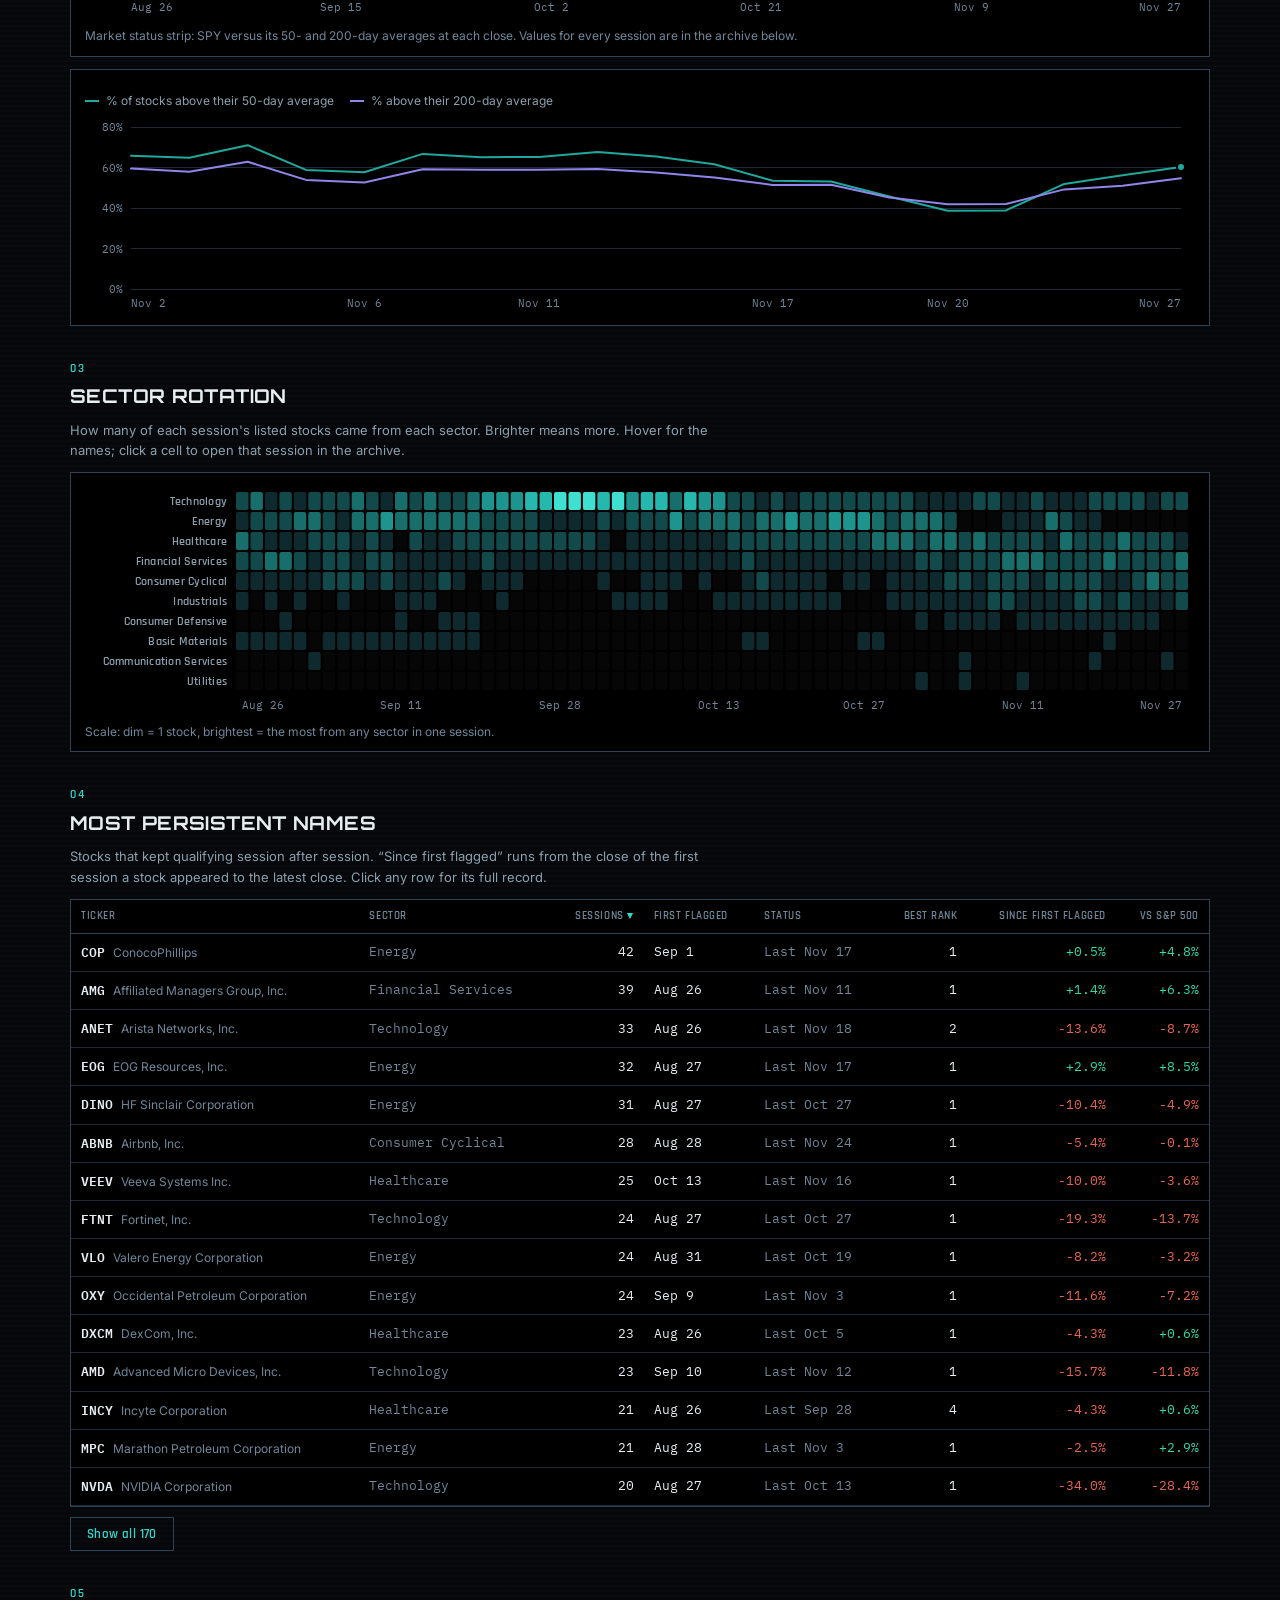
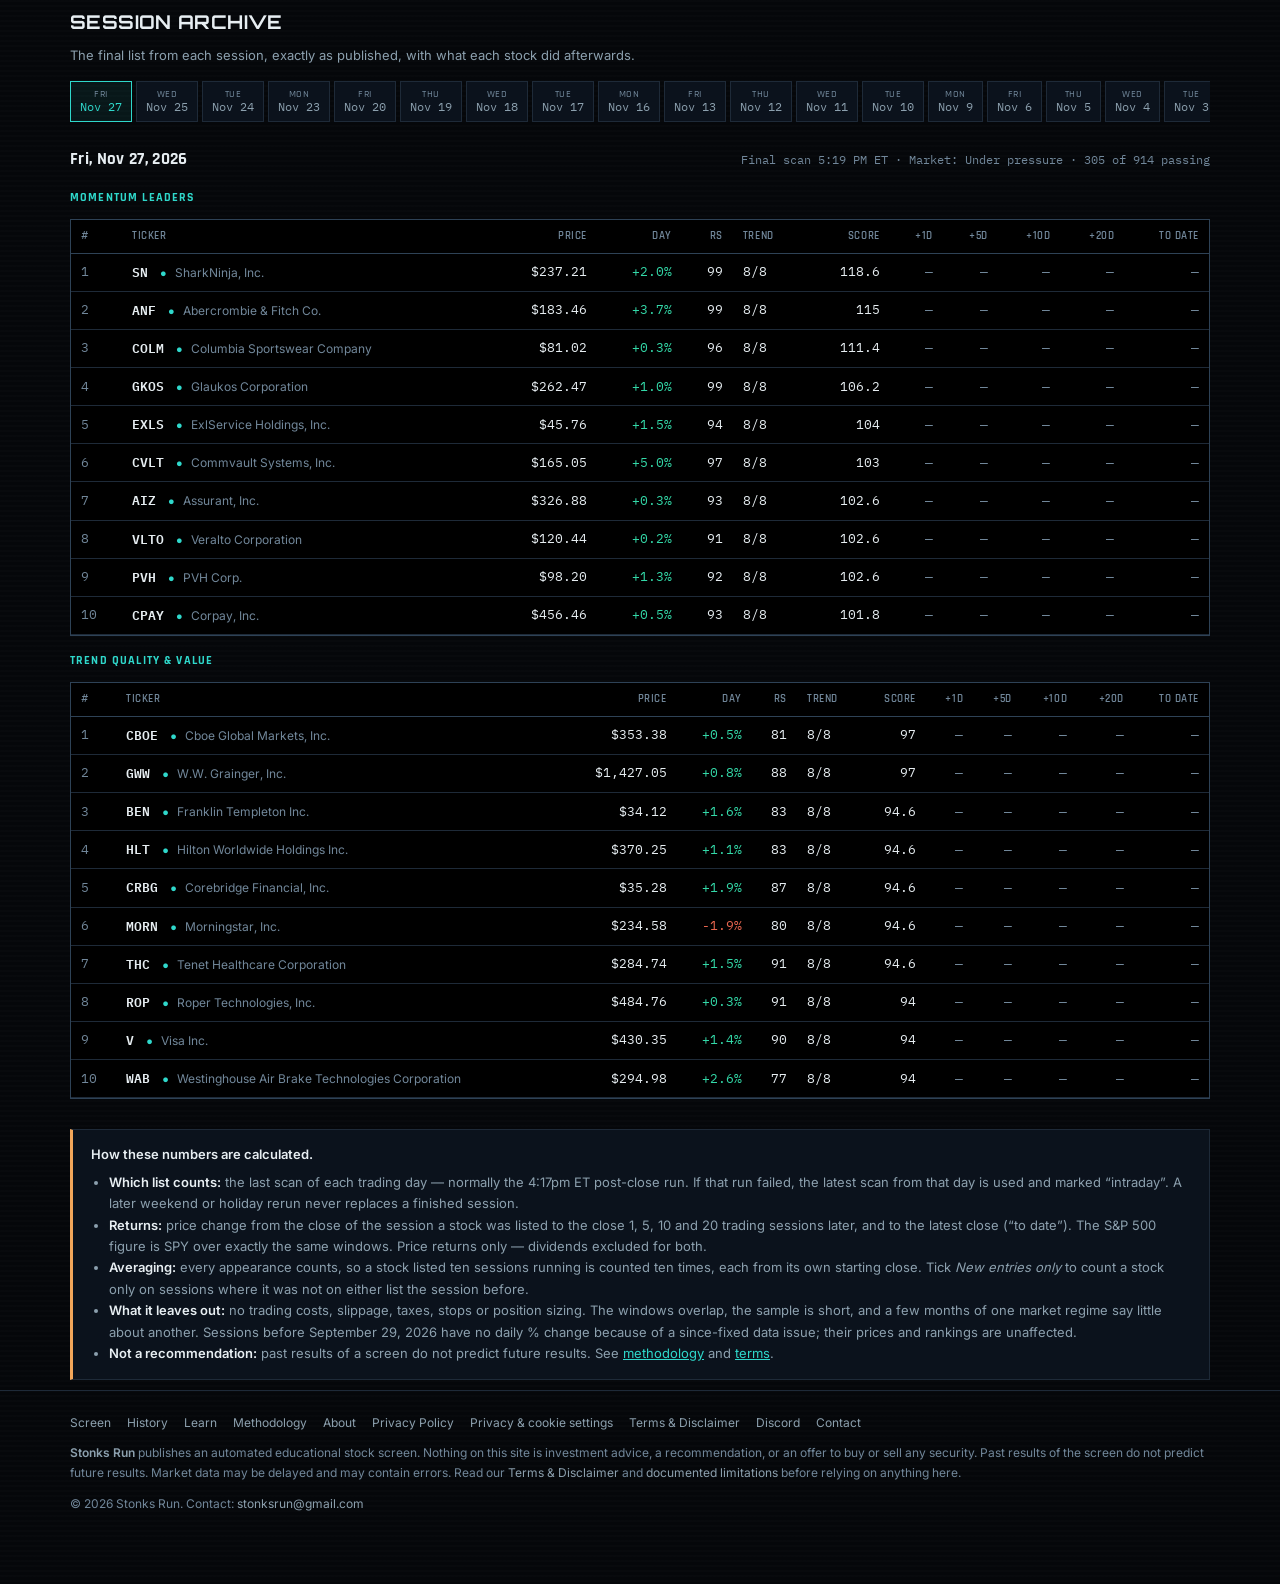
<file: docs/history.html>
<!doctype html>
<html lang="en">
<head>
<meta charset="utf-8">
<meta name="viewport" content="width=device-width, initial-scale=1">
<title>Screen History &amp; Track Record | Stonks Run</title>
<meta name="description" content="Every session's final Stonks Run screen since August 2026, and how those stocks performed 1, 5, 10 and 20 sessions later compared with the S&amp;P 500. Breadth, sector rotation, and the most persistent leaders.">
<link rel="canonical" href="https://stonks.run/history.html">
<meta name="robots" content="index, follow, max-image-preview:large">
<meta name="theme-color" content="#05070A">

<meta property="og:type" content="website">
<meta property="og:site_name" content="Stonks Run">
<meta property="og:title" content="Screen History &amp; Track Record | Stonks Run">
<meta property="og:description" content="Every session's final screen, and how those stocks performed afterwards versus the S&amp;P 500.">
<meta property="og:url" content="https://stonks.run/history.html">
<meta property="og:image" content="https://stonks.run/social-card.png">
<meta name="twitter:card" content="summary_large_image">
<meta name="twitter:title" content="Screen History &amp; Track Record | Stonks Run">
<meta name="twitter:description" content="Every session's final screen, and how those stocks performed afterwards versus the S&amp;P 500.">
<meta name="twitter:image" content="https://stonks.run/social-card.png">

<link rel="icon" href="favicon.png" type="image/png">
<link rel="apple-touch-icon" href="favicon.png">
<link rel="stylesheet" href="fonts/fonts.css">
<link rel="stylesheet" href="styles.css?v=7">
<script async src="https://pagead2.googlesyndication.com/pagead/js/adsbygoogle.js?client=ca-pub-2712411276486762"
     crossorigin="anonymous"></script>
</head>
<body>
<a href="#main-content" class="skip-link">Skip to main content</a>
<script type="application/ld+json">
{
  "@context": "https://schema.org",
  "@type": "Dataset",
  "name": "Stonks Run screen history",
  "description": "Daily final results of an automated momentum and trend stock screen over the S&P 500, S&P 400, Nasdaq-100 and Dow Jones Averages, with subsequent price performance versus the S&P 500.",
  "url": "https://stonks.run/history.html",
  "creator": {"@type": "Organization", "name": "Stonks Run", "url": "https://stonks.run/"},
  "temporalCoverage": "2026-08-26/..",
  "isAccessibleForFree": true
}
</script>
<header class="masthead">
  <div class="wrap masthead-inner">
    <div>
      <a href="index.html" class="wordmark">Stonks<span> Run</span></a>
      <p class="tagline">Systematic Trend &amp; Momentum Screen &middot; S&amp;P &middot; Nasdaq-100 &middot; Dow</p>
      <nav class="quicknav" aria-label="Main navigation">
        <a href="index.html">Screen</a>
        <a href="history.html" class="active" aria-current="page">History</a>
        <a href="learn.html">Learn</a>
        <a href="methodology.html">Methodology</a>
        <a href="about.html">About</a>
        <a href="https://discord.gg/7vAfMWxgN" target="_blank" rel="noopener noreferrer">Discord</a>
      </nav>
    </div>
    <div class="masthead-meta">
      <div>Through: <span id="as-of">&mdash;</span></div>
    </div>
  </div>
</header>

<div class="wrap">
<main id="main-content">
  <section class="hist-head">
    <h1>Screen History &amp; Track Record</h1>
    <p>The screen re-ranks the market every hour, so on its own it only tells you about <em>now</em>. This page keeps the
    record: the final list from every trading session, and what those stocks did over the following 1, 5, 10 and 20
    sessions compared with the S&amp;P 500. Nothing is removed after the fact &mdash; the misses stay in alongside the hits.</p>
    <p>It is a record of a mechanical screen, not a trading strategy: there are no entries, exits, position sizes or costs
    here. <a href="#method">How the numbers are calculated</a>.</p>
  </section>

  <div class="filter-row" role="group" aria-label="Filters for everything on this page">
    <div><span class="seg-label">List</span><span class="seg-ctl" id="f-list">
      <button data-v="0" aria-pressed="true">Both</button><button data-v="1" aria-pressed="false">Momentum</button><button data-v="2" aria-pressed="false">Quality &amp; Value</button></span></div>
    <div><span class="seg-label">Period</span><span class="seg-ctl" id="f-window">
      <button data-v="20" aria-pressed="false">20 sessions</button><button data-v="60" aria-pressed="false">60 sessions</button><button data-v="0" aria-pressed="true">All</button></span></div>
    <label class="chk"><input type="checkbox" id="f-qual"> Fully qualified only</label>
    <label class="chk"><input type="checkbox" id="f-new"> New entries only</label>
  </div>

  <div id="hist-error"></div>

  <section class="hist-section" id="track">
    <div class="section-head" style="margin-top:0">
      <p class="section-eyebrow">01</p>
      <h2 class="section-title">What Happened Next</h2>
      <p class="section-sub">Average price change of the listed stocks after the session they appeared, measured close to close,
      next to the S&amp;P 500 (SPY) over exactly the same windows.</p>
    </div>
    <div class="kpi-tiles" id="kpis"></div>
    <div class="viz-card">
      <div class="viz-legend">
        <span class="lg"><span class="lg-box" style="background:var(--series-1)"></span>Screen picks (average)</span>
        <span class="lg"><span class="lg-box" style="background:var(--series-2)"></span>S&amp;P 500 over the same windows</span>
      </div>
      <div class="viz" id="track-chart"></div>
      <p class="viz-note" id="track-note"></p>
    </div>
    <div class="table-scroll"><table class="data-table" id="track-table"></table></div>
  </section>

  <section class="hist-section" id="breadth">
    <div class="section-head">
      <p class="section-eyebrow">02</p>
      <h2 class="section-title">Breadth Over Time</h2>
      <p class="section-sub">How many of the ~890 scanned stocks passed the Trend Template at each session's close. Rising
      counts mean strength is broadening; falling counts mean fewer stocks are carrying the market.</p>
    </div>
    <div class="viz-card">
      <div class="viz-legend">
        <span class="lg"><span class="lg-line" style="background:var(--series-1)"></span>Stocks passing the Trend Template</span>
        <span class="lg"><span class="lg-box" style="background:var(--gain)"></span>Market: confirmed uptrend</span>
        <span class="lg"><span class="lg-box" style="background:var(--amber)"></span>Mixed</span>
        <span class="lg"><span class="lg-box" style="background:var(--loss)"></span>Under pressure</span>
      </div>
      <div class="viz" id="breadth-chart"></div>
      <p class="viz-note">Market status strip: SPY versus its 50- and 200-day averages at each close. Values for every session are in the archive below.</p>
    </div>
    <div class="viz-card" id="ma-card" hidden>
      <div class="viz-legend">
        <span class="lg"><span class="lg-line" style="background:var(--series-1)"></span>% of stocks above their 50-day average</span>
        <span class="lg"><span class="lg-line" style="background:var(--series-2)"></span>% above their 200-day average</span>
      </div>
      <div class="viz" id="ma-chart"></div>
    </div>
  </section>

  <section class="hist-section" id="rotation">
    <div class="section-head">
      <p class="section-eyebrow">03</p>
      <h2 class="section-title">Sector Rotation</h2>
      <p class="section-sub">How many of each session's listed stocks came from each sector. Brighter means more. Hover for
      the names; click a cell to open that session in the archive.</p>
    </div>
    <div class="viz-card"><div class="viz" id="heatmap"></div>
      <p class="viz-note">Scale: dim = 1 stock, brightest = the most from any sector in one session.</p></div>
  </section>

  <section class="hist-section" id="leaders">
    <div class="section-head">
      <p class="section-eyebrow">04</p>
      <h2 class="section-title">Most Persistent Names</h2>
      <p class="section-sub">Stocks that kept qualifying session after session. &ldquo;Since first flagged&rdquo; runs from the
      close of the first session a stock appeared to the latest close. Click any row for its full record.</p>
    </div>
    <div class="table-scroll"><table class="data-table" id="leaders-table"></table></div>
    <div class="show-more"><button class="mnav-btn" id="leaders-more" hidden>Show all</button></div>
  </section>

  <section class="hist-section" id="archive">
    <div class="section-head">
      <p class="section-eyebrow">05</p>
      <h2 class="section-title">Session Archive</h2>
      <p class="section-sub">The final list from each session, exactly as published, with what each stock did afterwards.</p>
    </div>
    <div class="session-strip" id="session-strip" role="group" aria-label="Choose a session"></div>
    <div id="session-view"></div>
  </section>

  <div class="method-box" id="method">
    <strong>How these numbers are calculated.</strong>
    <ul>
      <li><strong>Which list counts:</strong> the last scan of each trading day &mdash; normally the 4:17pm ET post-close run.
      If that run failed, the latest scan from that day is used and marked &ldquo;intraday&rdquo;. A later weekend or holiday
      rerun never replaces a finished session.</li>
      <li><strong>Returns:</strong> price change from the close of the session a stock was listed to the close 1, 5, 10 and 20
      trading sessions later, and to the latest close (&ldquo;to date&rdquo;). The S&amp;P 500 figure is SPY over exactly the
      same windows. Price returns only &mdash; dividends excluded for both.</li>
      <li><strong>Averaging:</strong> every appearance counts, so a stock listed ten sessions running is counted ten times, each
      from its own starting close. Tick <em>New entries only</em> to count a stock only on sessions where it was not on either
      list the session before.</li>
      <li><strong>What it leaves out:</strong> no trading costs, slippage, taxes, stops or position sizing. The windows overlap,
      the sample is short, and a few months of one market regime say little about another. Sessions before September 29, 2026
      have no daily % change because of a since-fixed data issue; their prices and rankings are unaffected.</li>
      <li><strong>Not a recommendation:</strong> past results of a screen do not predict future results. See
      <a href="methodology.html">methodology</a> and <a href="terms.html">terms</a>.</li>
    </ul>
  </div>
</main>
</div>

<div class="modal-overlay" id="detail-modal" hidden>
  <div class="modal-box" role="dialog" aria-modal="true" aria-labelledby="modal-ticker">
    <button class="modal-close" id="modal-close-btn" aria-label="Close details">&times;</button>
    <div id="modal-content"></div>
  </div>
</div>

<script src="common.js?v=3"></script>
<script>
const esc = SR.esc, fmtPct = SR.fmtPct, fmtNum = SR.fmtNum, fmtMoney = SR.fmtMoney;
const H_KEYS = ['1', '5', '10', '20'];
const H_LABEL = { '1': '+1 session', '5': '+5 sessions', '10': '+10 sessions', '20': '+20 sessions' };
const STATUS_COLOR = { 'CONFIRMED UPTREND': 'var(--gain)', 'MIXED': 'var(--amber)', 'UNDER PRESSURE': 'var(--loss)' };
const STATUS_LABEL = { 'CONFIRMED UPTREND': 'Confirmed uptrend', 'MIXED': 'Mixed', 'UNDER PRESSURE': 'Under pressure' };

let HIST = null;
const F = { list: 0, window: 0, qual: false, newOnly: false };
let SELECTED_DATE = null;
let LEADERS_ALL = false;
let LEADER_SORT = { key: 'sessions', dir: -1 };

function nameOf(t) { const n = HIST.names && HIST.names[t]; return n ? n[0] : ''; }
function sectorOf(t) { const n = HIST.names && HIST.names[t]; return n ? n[1] : ''; }

/* ---------- filtering ---------- */
function windowDays() {
  const d = HIST.days;
  return F.window ? d.slice(-F.window) : d;
}
/* Picks passing the filters, each annotated with its day. */
function selectedPicks(days) {
  const all = HIST.days;
  const out = [];
  days.forEach(d => {
    const di = all.indexOf(d);
    const prev = di > 0 ? new Set(all[di - 1].picks.map(p => p.t)) : null;
    d.picks.forEach(p => {
      if (F.list && p.sec !== F.list) return;
      if (F.qual && !p.q) return;
      if (F.newOnly && (!prev || prev.has(p.t))) return;
      out.push({ p, d });
    });
  });
  return out;
}

const mean = a => a.length ? a.reduce((x, y) => x + y, 0) / a.length : null;
const median = a => { if (!a.length) return null; const s = [...a].sort((x, y) => x - y); const m = s.length >> 1; return s.length % 2 ? s[m] : (s[m - 1] + s[m]) / 2; };

function horizonStats(sel) {
  return H_KEYS.map(h => {
    const rows = sel.filter(x => x.p.f && x.p.f[h] != null);
    const rets = rows.map(x => x.p.f[h]);
    const paired = rows.filter(x => x.d.spy && x.d.spy[h] != null);
    const spy = paired.map(x => x.d.spy[h]);
    const exc = paired.map(x => x.p.f[h] - x.d.spy[h]);
    return {
      h, n: rets.length, avg: mean(rets), med: median(rets),
      pos: rets.length ? rets.filter(v => v > 0).length / rets.length * 100 : null,
      beat: exc.length ? exc.filter(v => v > 0).length / exc.length * 100 : null,
      spy: mean(spy), excess: mean(exc),
    };
  });
}

/* ---------- 01 track record ---------- */
function renderTrack() {
  const days = windowDays();
  const sel = selectedPicks(days);
  const st = horizonStats(sel);
  const hasPerf = st.some(s => s.n > 0);
  const uniq = new Set(sel.map(x => x.p.t)).size;
  const by = Object.fromEntries(st.map(s => [s.h, s]));

  const tile = (label, value, sub) => '<div class="tile"><div class="tile-label">' + label + '</div><div class="tile-value">' + value + '</div><div class="tile-sub">' + sub + '</div></div>';
  const retTile = (h) => {
    const s = by[h];
    if (!s || !s.n) return tile('Avg after ' + h + ' sessions', '—', hasPerf ? 'not enough elapsed sessions yet' : 'computed by the next scan');
    return tile('Avg after ' + h + ' sessions', '<span class="' + SR.chgClass(s.avg) + '">' + fmtPct(s.avg, 1) + '</span>',
      'S&amp;P 500 ' + fmtPct(s.spy, 1) + ' &middot; n=' + s.n);
  };
  const beatH = ['20', '10', '5', '1'].find(h => by[h] && by[h].n >= 10);
  document.getElementById('kpis').innerHTML =
    tile('Sessions in view', fmtNum(days.length, 0), SR.fmtDay(days[0].date) + ' &ndash; ' + SR.fmtDay(days[days.length - 1].date)) +
    tile('Stocks flagged', fmtNum(uniq, 0), fmtNum(sel.length, 0) + ' list appearances') +
    retTile('5') + retTile('20') +
    (beatH ? tile('Beat the S&amp;P 500', by[beatH].beat.toFixed(0) + '<small>%</small>', 'of picks, over ' + beatH + ' sessions')
           : tile('Beat the S&amp;P 500', '—', hasPerf ? 'too few elapsed sessions' : 'computed by the next scan'));

  const chartEl = document.getElementById('track-chart');
  const note = document.getElementById('track-note');
  if (!hasPerf) {
    chartEl.innerHTML = '<div class="empty-note">Forward returns are calculated by the scanner from daily price history. They appear here after the next scheduled scan.</div>';
    note.textContent = '';
  } else {
    SR.columnChart(chartEl, {
      cats: H_KEYS.map(h => H_LABEL[h]), shortCats: H_KEYS.map(h => '+' + h + 'd'), height: 240,
      series: [
        { name: 'Screen picks', values: st.map(s => s.avg), color: 'var(--series-1)' },
        { name: 'S&P 500', values: st.map(s => s.spy), color: 'var(--series-2)' },
      ],
      yFmt: v => v + '%', valueFmt: v => fmtPct(v, 1),
      tipRows: ci => {
        const s = st[ci];
        return [
          { label: 'screen picks, average', value: fmtPct(s.avg, 2), key: 'var(--series-1)' },
          { label: 'S&P 500, same windows', value: fmtPct(s.spy, 2), key: 'var(--series-2)' },
          { label: 'median pick', value: fmtPct(s.med, 2) },
          { label: 'picks measured', value: String(s.n) },
        ];
      },
      ariaLabel: 'Average return of screen picks versus the S&P 500 after 1, 5, 10 and 20 sessions',
    });
    const thin = st.filter(s => s.n > 0 && s.n < 30).map(s => H_LABEL[s.h]);
    note.textContent = thin.length ? 'Small sample at ' + thin.join(', ') + ' — fewer than 30 measured picks, so read those bars loosely.' : '';
  }

  let t = '<thead><tr><th>Horizon</th><th class="num">Picks measured</th><th class="num">Average</th><th class="num">Median</th>' +
    '<th class="num">% positive</th><th class="num">% beat S&amp;P</th><th class="num">S&amp;P 500</th><th class="num">Avg vs S&amp;P</th></tr></thead><tbody>';
  st.forEach(s => {
    const c = v => '<span class="' + SR.chgClass(v) + '">' + fmtPct(v, 2) + '</span>';
    t += '<tr><td>' + H_LABEL[s.h] + '</td><td class="num">' + s.n + '</td><td class="num">' + (s.n ? c(s.avg) : '—') + '</td><td class="num">' + (s.n ? c(s.med) : '—') +
      '</td><td class="num">' + (s.pos != null ? s.pos.toFixed(0) + '%' : '—') + '</td><td class="num">' + (s.beat != null ? s.beat.toFixed(0) + '%' : '—') +
      '</td><td class="num">' + (s.spy != null ? c(s.spy) : '—') + '</td><td class="num">' + (s.excess != null ? c(s.excess) : '—') + '</td></tr>';
  });
  document.getElementById('track-table').innerHTML = t + '</tbody>';
}

/* ---------- 02 breadth ---------- */
function renderBreadth() {
  const days = windowDays();
  SR.lineChart(document.getElementById('breadth-chart'), {
    x: days.map(d => d.date), height: 230, yMin: 0,
    series: [{ name: 'passing', values: days.map(d => d.qualified), color: 'var(--series-1)', area: true, tipFmt: v => fmtNum(v, 0) }],
    strip: days.map(d => ({ color: STATUS_COLOR[d.market] || null })),
    xFmt: d => SR.fmtDay(d), yFmt: v => fmtNum(v, 0),
    tipTitle: i => SR.fmtDayLong(days[i].date),
    tipExtra: i => {
      const d = days[i];
      const rows = [];
      if (d.scored) rows.push({ label: 'of stocks scanned', value: (d.qualified / d.scored * 100).toFixed(0) + '%' });
      if (d.market) rows.push({ label: 'market status', value: STATUS_LABEL[d.market] || d.market });
      if (d.breadth) rows.push({ label: 'above 50-day avg', value: d.breadth.pct_above_50 + '%' });
      return rows;
    },
    ariaLabel: 'Number of stocks passing the Trend Template at each session close',
  });
  const withMA = days.filter(d => d.breadth && d.breadth.pct_above_50 != null);
  const card = document.getElementById('ma-card');
  if (withMA.length >= 5) {
    card.hidden = false;
    SR.lineChart(document.getElementById('ma-chart'), {
      x: withMA.map(d => d.date), height: 200, yMin: 0,
      series: [
        { name: 'above 50-day', values: withMA.map(d => d.breadth.pct_above_50), color: 'var(--series-1)', tipFmt: v => v.toFixed(0) + '%' },
        { name: 'above 200-day', values: withMA.map(d => d.breadth.pct_above_200), color: 'var(--series-2)', tipFmt: v => v.toFixed(0) + '%' },
      ],
      xFmt: d => SR.fmtDay(d), yFmt: v => v + '%', tipTitle: i => SR.fmtDayLong(withMA[i].date),
      ariaLabel: 'Share of scanned stocks above their 50-day and 200-day averages',
    });
  } else card.hidden = true;
}

/* ---------- 03 sector rotation ---------- */
function renderHeatmap() {
  const days = windowDays();
  const sel = selectedPicks(days);
  const byDay = new Map(days.map(d => [d.date, {}]));
  const totals = {};
  sel.forEach(({ p, d }) => {
    const s = sectorOf(p.t) || 'Unclassified';
    const cell = byDay.get(d.date);
    (cell[s] = cell[s] || []).push(p.t);
    totals[s] = (totals[s] || 0) + 1;
  });
  const rows = Object.keys(totals).sort((a, b) => totals[b] - totals[a]);
  const el = document.getElementById('heatmap');
  if (!rows.length) { el.innerHTML = '<div class="empty-note">No stocks match these filters.</div>'; return; }
  let max = 1;
  byDay.forEach(c => Object.values(c).forEach(a => { max = Math.max(max, a.length); }));
  SR.heatmap(el, {
    rows, cols: days.map(d => d.date), max,
    value: (ri, ci) => ((byDay.get(days[ci].date)[rows[ri]]) || []).length,
    colFmt: d => SR.fmtDay(d),
    tip: (ri, ci) => {
      const names = (byDay.get(days[ci].date)[rows[ri]]) || [];
      return { title: SR.fmtDayLong(days[ci].date), rows: [
        { label: rows[ri], value: String(names.length) },
        ...(names.length ? [{ label: '', value: names.join(', ') }] : []),
      ] };
    },
    onClick: (ri, ci) => { selectSession(days[ci].date); document.getElementById('archive').scrollIntoView({ behavior: 'smooth' }); },
    ariaLabel: 'Count of listed stocks by sector for each session',
  });
}

/* ---------- 04 persistent names ---------- */
function leaderRows() {
  const days = windowDays();
  const sel = selectedPicks(days);
  const lastDate = HIST.days[HIST.days.length - 1].date;
  const lastSet = new Set(HIST.days[HIST.days.length - 1].picks.map(p => p.t));
  const recs = SR.tickerRecords(HIST);
  const m = {};
  sel.forEach(({ p, d }) => {
    let r = m[p.t];
    if (!r) r = m[p.t] = { t: p.t, sessions: 0, first: d.date, firstPick: p, firstDay: d, last: d.date, best: 99 };
    r.sessions++; r.last = d.date; r.best = Math.min(r.best, p.r);
  });
  return Object.values(m).map(r => {
    const since = r.firstPick.f && r.firstPick.f.td != null ? r.firstPick.f.td : (r.first === lastDate ? 0 : null);
    const spy = r.firstDay.spy && r.firstDay.spy.td != null ? r.firstDay.spy.td : (r.first === lastDate ? 0 : null);
    return Object.assign(r, {
      name: nameOf(r.t), sector: sectorOf(r.t), onList: lastSet.has(r.t),
      streak: recs[r.t] ? recs[r.t].streak : 0,
      since, spy, excess: since != null && spy != null ? since - spy : null,
    });
  });
}
const LEADER_COLS = [
  { key: 't', label: 'Ticker', cls: '' },
  { key: 'sector', label: 'Sector', cls: '' },
  { key: 'sessions', label: 'Sessions', cls: 'num' },
  { key: 'first', label: 'First flagged', cls: '' },
  { key: 'onList', label: 'Status', cls: '' },
  { key: 'best', label: 'Best rank', cls: 'num' },
  { key: 'since', label: 'Since first flagged', cls: 'num' },
  { key: 'excess', label: 'vs S&P 500', cls: 'num' },
];
function renderLeaders() {
  const rows = leaderRows();
  const { key, dir } = LEADER_SORT;
  rows.sort((a, b) => {
    let x = a[key], y = b[key];
    if (x == null && y == null) return 0;
    if (x == null) return 1;
    if (y == null) return -1;
    if (typeof x === 'boolean') { x = +x; y = +y; }
    return (x < y ? -1 : x > y ? 1 : 0) * dir || b.sessions - a.sessions;
  });
  const shown = LEADERS_ALL ? rows : rows.slice(0, 15);
  let t = '<thead><tr>' + LEADER_COLS.map(c => '<th class="sortable ' + c.cls + '" data-k="' + c.key + '" tabindex="0"' +
    (c.key === key ? ' aria-sort="' + (dir < 0 ? 'descending' : 'ascending') + '"' : '') + '>' + c.label + '</th>').join('') + '</tr></thead><tbody>';
  if (!shown.length) t += '<tr><td colspan="8" class="dim">No stocks match these filters.</td></tr>';
  shown.forEach(r => {
    const c = v => v == null ? '<span class="dim">—</span>' : '<span class="' + SR.chgClass(v) + '">' + fmtPct(v, 1) + '</span>';
    t += '<tr class="clickable" data-t="' + esc(r.t) + '" tabindex="0"><td><strong>' + esc(r.t) + '</strong> <span class="co">' + esc(r.name) + '</span></td>' +
      '<td class="dim">' + esc(r.sector || '—') + '</td><td class="num">' + r.sessions + '</td><td>' + SR.fmtDay(r.first) + '</td>' +
      '<td>' + (r.onList ? '<span class="chg-pos">On list' + (r.streak > 1 ? ' &middot; ' + r.streak + ' in a row' : '') + '</span>' : '<span class="dim">Last ' + SR.fmtDay(r.last) + '</span>') + '</td>' +
      '<td class="num">' + r.best + '</td><td class="num">' + c(r.since) + '</td><td class="num">' + c(r.excess) + '</td></tr>';
  });
  const table = document.getElementById('leaders-table');
  table.innerHTML = t + '</tbody>';
  table.querySelectorAll('th.sortable').forEach(th => {
    const go = () => {
      const k = th.dataset.k;
      LEADER_SORT = { key: k, dir: LEADER_SORT.key === k ? -LEADER_SORT.dir : (['t', 'sector', 'first'].includes(k) ? 1 : -1) };
      renderLeaders();
    };
    th.addEventListener('click', go);
    th.addEventListener('keydown', e => { if (e.key === 'Enter') go(); });
  });
  table.querySelectorAll('tr.clickable').forEach(tr => {
    tr.addEventListener('click', () => openTickerModal(tr.dataset.t));
    tr.addEventListener('keydown', e => { if (e.key === 'Enter') openTickerModal(tr.dataset.t); });
  });
  const more = document.getElementById('leaders-more');
  more.hidden = rows.length <= 15;
  more.textContent = LEADERS_ALL ? 'Show top 15' : 'Show all ' + rows.length;
}

/* ---------- 05 archive ---------- */
function renderStrip() {
  const days = windowDays().slice().reverse();
  if (!days.find(d => d.date === SELECTED_DATE)) SELECTED_DATE = days[0].date;
  const host = document.getElementById('session-strip');
  host.innerHTML = days.map(d => {
    const [y, m, dd] = d.date.split('-');
    return '<button class="session-chip" data-d="' + d.date + '" aria-pressed="' + (d.date === SELECTED_DATE) + '">' +
      '<small>' + SR.fmtDayLong(d.date).slice(0, 3) + '</small>' + SR.fmtDay(d.date) + '</button>';
  }).join('');
  host.querySelectorAll('.session-chip').forEach(b => b.addEventListener('click', () => selectSession(b.dataset.d)));
}
function selectSession(date) {
  SELECTED_DATE = date;
  document.querySelectorAll('.session-chip').forEach(b => b.setAttribute('aria-pressed', b.dataset.d === date));
  renderSession();
  try { history.replaceState(null, '', '#d=' + date); } catch (e) {}
}
function retCells(f, keys) {
  return (keys || H_KEYS.concat(['td'])).map(h => {
    const v = f ? f[h] : null;
    return '<td class="num">' + (v == null ? '<span class="dim">—</span>' : '<span class="' + SR.chgClass(v) + '">' + fmtPct(v, 1) + '</span>') + '</td>';
  }).join('');
}
function renderSession() {
  const d = HIST.days.find(x => x.date === SELECTED_DATE);
  const host = document.getElementById('session-view');
  if (!d) { host.innerHTML = ''; return; }
  const meta = [d.final ? 'Final scan ' + SR.fmtTimeET(d.generated_at) : 'Intraday scan ' + SR.fmtTimeET(d.generated_at) + ' (no post-close run that day)'];
  if (d.market) meta.push('Market: ' + (STATUS_LABEL[d.market] || d.market));
  if (d.qualified != null) meta.push(d.qualified + ' of ' + d.scored + ' passing');
  let html = '<div class="session-head"><h3>' + SR.fmtDayLong(d.date) + '</h3><span class="session-meta">' + meta.join(' &middot; ') + '</span></div>';
  if (d.spy) html += '<div class="session-meta">S&amp;P 500 afterwards: ' + H_KEYS.concat(['td']).filter(h => d.spy[h] != null)
    .map(h => (h === 'td' ? 'to date ' : '+' + h + 'd ') + '<span class="' + SR.chgClass(d.spy[h]) + '">' + fmtPct(d.spy[h], 1) + '</span>').join(' &middot; ') + '</div>';
  [[1, 'Momentum Leaders'], [2, 'Trend Quality & Value']].forEach(([sec, label]) => {
    if (F.list && F.list !== sec) return;
    const picks = d.picks.filter(p => p.sec === sec && (!F.qual || p.q));
    html += '<p class="list-label">' + label + '</p><div class="table-scroll"><table class="data-table"><thead><tr><th>#</th><th>Ticker</th>' +
      '<th class="num">Price</th><th class="num">Day</th><th class="num">RS</th><th>Trend</th><th class="num">Score</th>' +
      '<th class="num">+1d</th><th class="num">+5d</th><th class="num">+10d</th><th class="num">+20d</th><th class="num">To date</th></tr></thead><tbody>';
    if (!picks.length) html += '<tr><td colspan="12" class="dim">No stocks match these filters.</td></tr>';
    picks.forEach(p => {
      html += '<tr class="clickable" data-t="' + esc(p.t) + '" tabindex="0"><td class="dim">' + p.r + '</td><td><strong>' + esc(p.t) + '</strong>' +
        (p.q ? ' <span class="qual-flag" title="Fully qualifies">&#9679;</span>' : '') + ' <span class="co">' + esc(nameOf(p.t)) + '</span></td>' +
        '<td class="num">' + fmtMoney(p.p) + '</td><td class="num">' + (p.c == null ? '<span class="dim">—</span>' : '<span class="' + SR.chgClass(p.c) + '">' + fmtPct(p.c, 1) + '</span>') + '</td>' +
        '<td class="num">' + (p.rs ?? '—') + '</td><td>' + (p.tn != null ? p.tn + '/8' : '—') + '</td><td class="num">' + (p.sc ?? '—') + '</td>' + retCells(p.f) + '</tr>';
    });
    html += '</tbody></table></div>';
  });
  host.innerHTML = html;
  host.querySelectorAll('tr.clickable').forEach(tr => {
    tr.addEventListener('click', () => openTickerModal(tr.dataset.t));
    tr.addEventListener('keydown', e => { if (e.key === 'Enter') openTickerModal(tr.dataset.t); });
  });
}

/* ---------- ticker drill-in ---------- */
let LAST_FOCUS = null;
function openTickerModal(t) {
  const rec = SR.tickerRecords(HIST)[t];
  if (!rec) return;
  const overlay = document.getElementById('detail-modal');
  if (overlay.hidden) LAST_FOCUS = document.activeElement;
  const days = HIST.days;
  const bySession = new Map(rec.appearances.map(a => [a.di, a]));
  const strip = days.map((d, i) => { const a = bySession.get(i); return '<span class="' + (a ? 's' + a.sec : '') + '" title="' + SR.fmtDay(d.date) + (a ? ' · #' + a.r : '') + '"></span>'; }).join('');
  const s1 = rec.appearances.filter(a => a.sec === 1).length, s2 = rec.sessions - s1;
  const since = rec.sinceFirst, spy = rec.spySinceFirst;

  let rows = rec.appearances.slice().reverse().map(a =>
    '<tr><td>' + SR.fmtDay(a.date) + '</td><td>' + (a.sec === 1 ? 'Momentum' : 'Quality') + ' #' + a.r + '</td><td class="num">' + fmtMoney(a.p) + '</td>' +
    '<td>' + (a.tn != null ? a.tn + '/8' : '—') + '</td>' + retCells(a.f, ['10', '20', 'td']) + '</tr>').join('');

  const html =
    '<div class="modal-rank">Screen record</div>' +
    '<h2 class="modal-ticker" id="modal-ticker">' + esc(t) + '</h2>' +
    (nameOf(t) ? '<div class="modal-company">' + esc(nameOf(t)) + '</div>' : '') +
    '<div id="co-slot"><div class="company-block"><p class="company-summary" style="color:var(--text-faint)">Loading company profile&hellip;</p></div></div>' +
    '<div class="modal-group-title">On the Lists</div>' +
    '<div class="record-line">Listed in <strong>' + rec.sessions + '</strong> of ' + days.length + ' sessions (' + s1 + ' momentum, ' + s2 + ' quality &amp; value). ' +
      'First flagged <strong>' + SR.fmtDay(rec.first, true) + '</strong>, last seen <strong>' + SR.fmtDay(rec.last, true) + '</strong>' +
      (rec.onList ? ' &mdash; on today\'s list' + (rec.streak > 1 ? ', ' + rec.streak + ' sessions running' : '') : '') + '. Best rank <strong>#' + rec.bestRank + '</strong>.' +
      (since != null ? '<br>Since its first close on the list: <span class="' + SR.chgClass(since) + '">' + fmtPct(since, 1) + '</span>' +
        (spy != null ? ' versus the S&amp;P 500\'s ' + fmtPct(spy, 1) + ' over the same period.' : '.') : '') + '</div>' +
    '<div class="appear-strip" aria-hidden="true">' + strip + '</div>' +
    '<div class="viz-legend"><span class="lg"><span class="lg-box" style="background:var(--series-1)"></span>Momentum list</span>' +
      '<span class="lg"><span class="lg-box" style="background:var(--series-2)"></span>Quality &amp; value list</span>' +
      '<span class="lg"><span class="lg-box" style="background:rgba(255,255,255,.08)"></span>Not listed</span>' +
      '<span class="lg" style="color:var(--text-faint)">' + SR.fmtDay(days[0].date) + ' &rarr; ' + SR.fmtDay(days[days.length - 1].date) + '</span></div>' +
    '<div class="modal-group-title">Every Appearance</div>' +
    '<div class="table-scroll"><table class="data-table"><thead><tr><th>Session</th><th>List &amp; rank</th><th class="num">Close</th><th>Trend</th>' +
      '<th class="num">+10d</th><th class="num">+20d</th><th class="num">To date</th></tr></thead><tbody>' + rows + '</tbody></table></div>' +
    '<div class="modal-links">' +
      (SR.stockUrl(t) ? '<a href="' + SR.stockUrl(t) + '">Full ' + esc(t) + ' page &rarr;</a>' : '') +
      '<a href="index.html#t=' + encodeURIComponent(t) + '">Open ' + esc(t) + ' on today\'s screen &rarr;</a>' +
      '<span class="ml-note">Shows today\'s full breakdown, or the lookup view if it is not on today\'s lists.</span></div>' +
    '<div class="modal-footnote">Returns are close-to-close price changes from each listed session. Not a recommendation; see <a href="#method">how these are calculated</a>.</div>';
  document.getElementById('modal-content').innerHTML = html;
  overlay.hidden = false;
  overlay.querySelector('.modal-box').scrollTop = 0;
  document.getElementById('modal-close-btn').focus();
  try { history.replaceState(null, '', '#t=' + encodeURIComponent(t)); } catch (e) {}

  SR.loadCompanies().then(c => {
    const co = c[t];
    const slot = document.getElementById('co-slot');
    if (!slot || document.getElementById('modal-ticker').textContent !== t) return;
    const chips = [co && co.s || sectorOf(t), co && co.i].filter(Boolean).map((x, i) => '<span class="chip' + (i === 0 ? ' teal' : '') + '">' + esc(x) + '</span>').join('');
    const nm = (HIST.names && HIST.names[t]) || [];
    slot.innerHTML = '<div class="company-block">' + (chips ? '<div class="company-chips">' + chips + '</div>' : '') +
      '<p class="company-summary">' + SR.profileSentence({ name: (co && co.n) || nm[0] || t, ticker: t,
        sector: (co && co.s) || nm[1] || sectorOf(t), industry: (co && co.i) || nm[2], hq: co && co.hq,
        employees: co && co.e }) + '</p></div>';
  });
}
function closeModal() {
  const o = document.getElementById('detail-modal');
  if (o.hidden) return;
  o.hidden = true;
  SR.hideTip();
  try { history.replaceState(null, '', location.pathname); } catch (e) {}
  if (LAST_FOCUS && LAST_FOCUS.focus) LAST_FOCUS.focus();
}
document.getElementById('modal-close-btn').addEventListener('click', closeModal);
document.getElementById('detail-modal').addEventListener('click', e => { if (e.target.id === 'detail-modal') closeModal(); });
document.addEventListener('keydown', e => { if (e.key === 'Escape') closeModal(); });

/* ---------- filters ---------- */
function renderAll() {
  renderTrack(); renderBreadth(); renderHeatmap(); renderLeaders(); renderStrip(); renderSession();
}
function wireSeg(id, key) {
  document.querySelectorAll('#' + id + ' button').forEach(b => b.addEventListener('click', () => {
    F[key] = +b.dataset.v;
    document.querySelectorAll('#' + id + ' button').forEach(x => x.setAttribute('aria-pressed', x === b));
    renderAll();
  }));
}
wireSeg('f-list', 'list');
wireSeg('f-window', 'window');
document.getElementById('f-qual').addEventListener('change', e => { F.qual = e.target.checked; renderAll(); });
document.getElementById('f-new').addEventListener('change', e => { F.newOnly = e.target.checked; renderAll(); });
document.getElementById('leaders-more').addEventListener('click', () => { LEADERS_ALL = !LEADERS_ALL; renderLeaders(); });

/* ---------- boot ---------- */
SR.loadHistory().then(h => {
  if (!h.days || !h.days.length) throw new Error('empty');
  HIST = h;
  HIST.days.forEach(d => { d.picks = d.picks || []; });
  const last = HIST.days[HIST.days.length - 1];
  document.getElementById('as-of').textContent = SR.fmtDay(last.date, true);
  const hm = /[#&]d=(\d{4}-\d{2}-\d{2})/.exec(location.hash);
  if (hm) SELECTED_DATE = hm[1];
  renderAll();
  const tm = /[#&]t=([A-Za-z0-9.\-]{1,10})/.exec(location.hash);
  if (tm) openTickerModal(tm[1].toUpperCase());
  else if (hm) document.getElementById('archive').scrollIntoView();
  window.addEventListener('hashchange', () => {
    const t = /[#&]t=([A-Za-z0-9.\-]{1,10})/.exec(location.hash);
    const d = /[#&]d=(\d{4}-\d{2}-\d{2})/.exec(location.hash);
    if (t) openTickerModal(t[1].toUpperCase());
    else if (d && HIST.days.some(x => x.date === d[1])) { selectSession(d[1]); document.getElementById('archive').scrollIntoView(); }
  });
}).catch(() => {
  document.getElementById('hist-error').innerHTML = '<div class="freshness aging">The history file could not be loaded. It is written by the scheduled scan; if this persists, the most recent scan may not have completed.</div>';
});
</script>

<footer>
  <div class="wrap">
    <nav class="footer-links" aria-label="Footer navigation">
      <a href="index.html">Screen</a>
      <a href="history.html">History</a>
      <a href="learn.html">Learn</a>
      <a href="methodology.html">Methodology</a>
      <a href="about.html">About</a>
      <a href="privacy.html">Privacy Policy</a>
      <a href="privacy.html#choices" data-consent-link>Privacy &amp; cookie settings</a>
      <a href="terms.html">Terms &amp; Disclaimer</a>
      <a href="https://discord.gg/7vAfMWxgN" target="_blank" rel="noopener noreferrer">Discord</a>
      <a href="mailto:stonksrun@gmail.com">Contact</a>
    </nav>
    <div>
      <strong style="color:var(--text-dim)">Stonks Run</strong> publishes an automated educational stock screen. Nothing on this site is
      investment advice, a recommendation, or an offer to buy or sell any security. Past results of the screen do not predict future
      results. Market data may be delayed and may contain errors. Read our <a href="terms.html">Terms &amp; Disclaimer</a> and
      <a href="methodology.html">documented limitations</a> before relying on anything here.
    </div>
    <div style="margin-top:10px">&copy; 2026 Stonks Run. Contact: <a href="mailto:stonksrun@gmail.com">stonksrun@gmail.com</a></div>
  </div>
</footer>
</body>
</html>
</file>
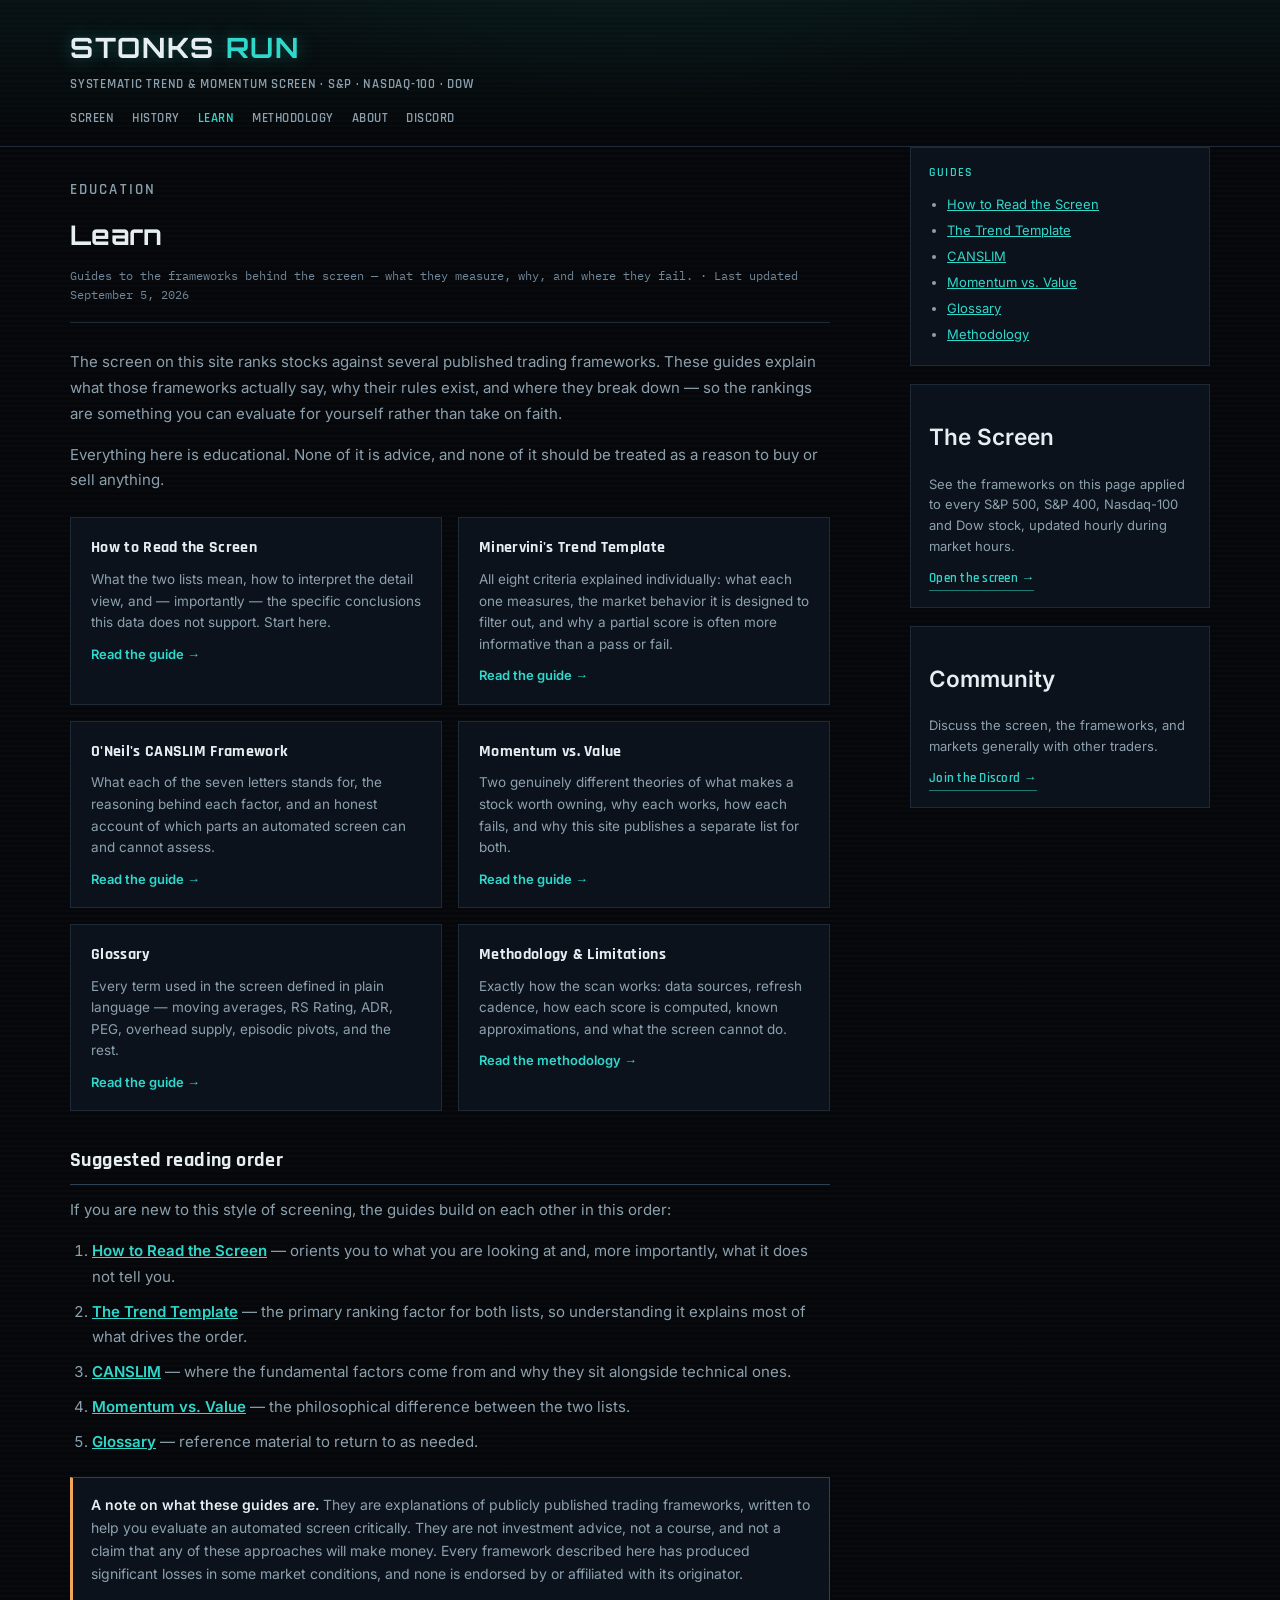
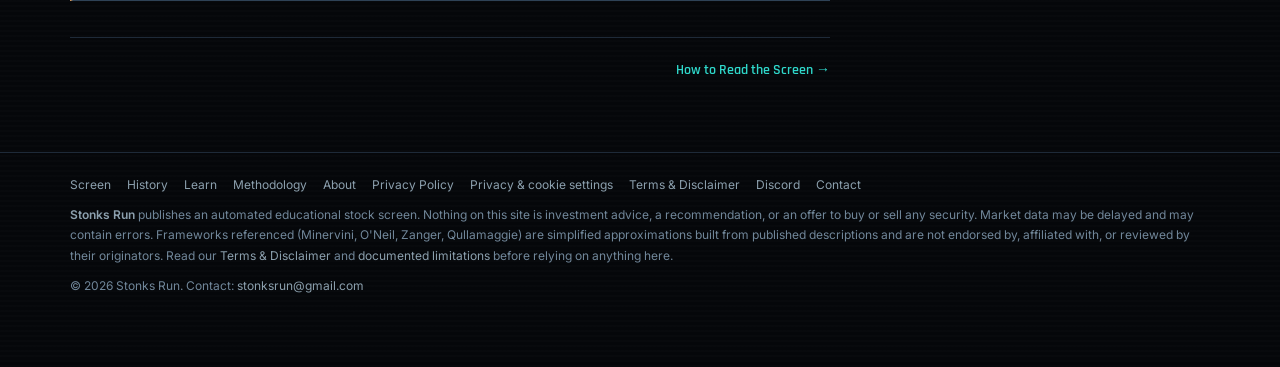
<file: docs/learn.html>
<!doctype html>
<html lang="en">
<head>
<meta charset="utf-8">
<meta name="viewport" content="width=device-width, initial-scale=1">
<title>Learn — Trading Frameworks Explained | Stonks Run</title>
<meta name="description" content="Guides to the trading frameworks behind the Stonks Run screen: Minervini&#x27;s Trend Template, O&#x27;Neil&#x27;s CANSLIM, momentum vs value investing, and a full glossary.">
<link rel="canonical" href="https://stonks.run/learn.html">
<meta name="robots" content="index, follow, max-image-preview:large">
<meta name="theme-color" content="#05070A">

<meta property="og:type" content="article">
<meta property="og:site_name" content="Stonks Run">
<meta property="og:title" content="Learn — Trading Frameworks Explained | Stonks Run">
<meta property="og:description" content="Guides to the trading frameworks behind the Stonks Run screen: Minervini&#x27;s Trend Template, O&#x27;Neil&#x27;s CANSLIM, momentum vs value investing, and a full glossary.">
<meta property="og:url" content="https://stonks.run/learn.html">
<meta property="og:image" content="https://stonks.run/social-card.png">
<meta name="twitter:card" content="summary_large_image">
<meta name="twitter:title" content="Learn — Trading Frameworks Explained | Stonks Run">
<meta name="twitter:description" content="Guides to the trading frameworks behind the Stonks Run screen: Minervini&#x27;s Trend Template, O&#x27;Neil&#x27;s CANSLIM, momentum vs value investing, and a full glossary.">
<meta name="twitter:image" content="https://stonks.run/social-card.png">

<link rel="icon" href="favicon.png" type="image/png">
<link rel="apple-touch-icon" href="favicon.png">
<link rel="stylesheet" href="fonts/fonts.css">
<link rel="stylesheet" href="styles.css?v=7">
<script async src="https://pagead2.googlesyndication.com/pagead/js/adsbygoogle.js?client=ca-pub-2712411276486762"
     crossorigin="anonymous"></script>
</head>
<body>
<a href="#main-content" class="skip-link">Skip to main content</a>
<script type="application/ld+json">
{
  "@context": "https://schema.org",
  "@type": "Article",
  "headline": "Learn",
  "description": "Guides to the trading frameworks behind the Stonks Run screen: Minervini's Trend Template, O'Neil's CANSLIM, momentum vs value investing, and a full glossary.",
  "author": {"@type": "Organization", "name": "Stonks Run", "url": "https://stonks.run/about.html"},
  "publisher": {"@type": "Organization", "name": "Stonks Run", "url": "https://stonks.run/"},
  "datePublished": "2026-09-05",
  "dateModified": "2026-09-05",
  "mainEntityOfPage": {"@type": "WebPage", "@id": "https://stonks.run/learn.html"},
  "isAccessibleForFree": true
}
</script>
<header class="masthead">
  <div class="wrap masthead-inner">
    <div>
      <a href="index.html" class="wordmark">Stonks<span> Run</span></a>
      <p class="tagline">Systematic Trend &amp; Momentum Screen &middot; S&amp;P &middot; Nasdaq-100 &middot; Dow</p>
      <nav class="quicknav" aria-label="Main navigation">
        <a href="index.html">Screen</a>
        <a href="history.html">History</a>
        <a href="learn.html" class="active" aria-current="page">Learn</a>
        <a href="methodology.html">Methodology</a>
        <a href="about.html">About</a>
        <a href="https://discord.gg/7vAfMWxgN" target="_blank" rel="noopener noreferrer">Discord</a>
      </nav>
    </div>
  </div>
</header>

<main id="main-content">
<div class="wrap">
  <div class="layout">
    <article class="article col-main">
    <p class="article-eyebrow">Education</p>
    <h1>Learn</h1>
    <div class="article-meta">Guides to the frameworks behind the screen &mdash; what they measure, why, and where they fail. &middot; Last updated September 5, 2026</div>

    <p>The screen on this site ranks stocks against several published trading frameworks. These guides explain what those
    frameworks actually say, why their rules exist, and where they break down &mdash; so the rankings are something you can
    evaluate for yourself rather than take on faith.</p>

    <p>Everything here is educational. None of it is advice, and none of it should be treated as a reason to buy or sell
    anything.</p>

    <div class="learn-grid">
      <a class="learn-card" href="reading-the-screen.html">
        <h2>How to Read the Screen</h2>
        <p>What the two lists mean, how to interpret the detail view, and &mdash; importantly &mdash; the specific
        conclusions this data does not support. Start here.</p>
        <span class="read-more">Read the guide &rarr;</span>
      </a>
      <a class="learn-card" href="trend-template.html">
        <h2>Minervini's Trend Template</h2>
        <p>All eight criteria explained individually: what each one measures, the market behavior it is designed to filter
        out, and why a partial score is often more informative than a pass or fail.</p>
        <span class="read-more">Read the guide &rarr;</span>
      </a>
      <a class="learn-card" href="canslim.html">
        <h2>O'Neil's CANSLIM Framework</h2>
        <p>What each of the seven letters stands for, the reasoning behind each factor, and an honest account of which
        parts an automated screen can and cannot assess.</p>
        <span class="read-more">Read the guide &rarr;</span>
      </a>
      <a class="learn-card" href="momentum-vs-value.html">
        <h2>Momentum vs. Value</h2>
        <p>Two genuinely different theories of what makes a stock worth owning, why each works, how each fails, and why
        this site publishes a separate list for both.</p>
        <span class="read-more">Read the guide &rarr;</span>
      </a>
      <a class="learn-card" href="glossary.html">
        <h2>Glossary</h2>
        <p>Every term used in the screen defined in plain language &mdash; moving averages, RS Rating, ADR, PEG, overhead
        supply, episodic pivots, and the rest.</p>
        <span class="read-more">Read the guide &rarr;</span>
      </a>
      <a class="learn-card" href="methodology.html">
        <h2>Methodology &amp; Limitations</h2>
        <p>Exactly how the scan works: data sources, refresh cadence, how each score is computed, known approximations,
        and what the screen cannot do.</p>
        <span class="read-more">Read the methodology &rarr;</span>
      </a>
    </div>

    <h2>Suggested reading order</h2>
    <p>If you are new to this style of screening, the guides build on each other in this order:</p>
    <ol>
      <li><strong><a href="reading-the-screen.html">How to Read the Screen</a></strong> &mdash; orients you to what you are
      looking at and, more importantly, what it does not tell you.</li>
      <li><strong><a href="trend-template.html">The Trend Template</a></strong> &mdash; the primary ranking factor for both
      lists, so understanding it explains most of what drives the order.</li>
      <li><strong><a href="canslim.html">CANSLIM</a></strong> &mdash; where the fundamental factors come from and why they
      sit alongside technical ones.</li>
      <li><strong><a href="momentum-vs-value.html">Momentum vs. Value</a></strong> &mdash; the philosophical difference
      between the two lists.</li>
      <li><strong><a href="glossary.html">Glossary</a></strong> &mdash; reference material to return to as needed.</li>
    </ol>

    <div class="article-callout warn">
      <strong>A note on what these guides are.</strong> They are explanations of publicly published trading frameworks,
      written to help you evaluate an automated screen critically. They are not investment advice, not a course, and not a
      claim that any of these approaches will make money. Every framework described here has produced significant losses in
      some market conditions, and none is endorsed by or affiliated with its originator.
    </div>

<nav class="next-nav" aria-label="Guide navigation"><span></span><a href="reading-the-screen.html">How to Read the Screen &rarr;</a></nav>
    </article>
    <aside class="rail">
      <div class="rail-card">
        <h3>Guides</h3>
        <ul>
          <li><a href="reading-the-screen.html">How to Read the Screen</a></li>
          <li><a href="trend-template.html">The Trend Template</a></li>
          <li><a href="canslim.html">CANSLIM</a></li>
          <li><a href="momentum-vs-value.html">Momentum vs. Value</a></li>
          <li><a href="glossary.html">Glossary</a></li>
          <li><a href="methodology.html">Methodology</a></li>
        </ul>
      </div>

      <div class="rail-card">
        <h2>The Screen</h2>
        <p>See the frameworks on this page applied to every S&amp;P 500, S&amp;P 400, Nasdaq-100 and Dow stock, updated hourly during
        market hours.</p>
        <a href="index.html" class="discord-link">Open the screen &rarr;</a>
      </div>

      <div class="rail-card">
        <h2>Community</h2>
        <p>Discuss the screen, the frameworks, and markets generally with other traders.</p>
        <a href="https://discord.gg/7vAfMWxgN" target="_blank" rel="noopener noreferrer" class="discord-link">Join the Discord &rarr;</a>
      </div>
    </aside>
  </div>
</div>
</main>

<footer>
  <div class="wrap">
    <nav class="footer-links" aria-label="Footer navigation">
      <a href="index.html">Screen</a>
      <a href="history.html">History</a>
      <a href="learn.html">Learn</a>
      <a href="methodology.html">Methodology</a>
      <a href="about.html">About</a>
      <a href="privacy.html">Privacy Policy</a>
      <a href="privacy.html#choices" data-consent-link>Privacy &amp; cookie settings</a>
      <a href="terms.html">Terms &amp; Disclaimer</a>
      <a href="https://discord.gg/7vAfMWxgN" target="_blank" rel="noopener noreferrer">Discord</a>
      <a href="mailto:stonksrun@gmail.com">Contact</a>
    </nav>
    <div>
      <strong style="color:var(--text-dim)">Stonks Run</strong> publishes an automated educational stock screen. Nothing on this site is
      investment advice, a recommendation, or an offer to buy or sell any security. Market data may be delayed and may
      contain errors. Frameworks referenced (Minervini, O'Neil, Zanger, Qullamaggie) are simplified approximations built
      from published descriptions and are not endorsed by, affiliated with, or reviewed by their originators. Read our
      <a href="terms.html">Terms &amp; Disclaimer</a> and <a href="methodology.html">documented limitations</a> before
      relying on anything here.
    </div>
    <div style="margin-top:10px">&copy; 2026 Stonks Run. Contact: <a href="mailto:stonksrun@gmail.com">stonksrun@gmail.com</a></div>
  </div>
</footer>
</body>
</html>
</file>
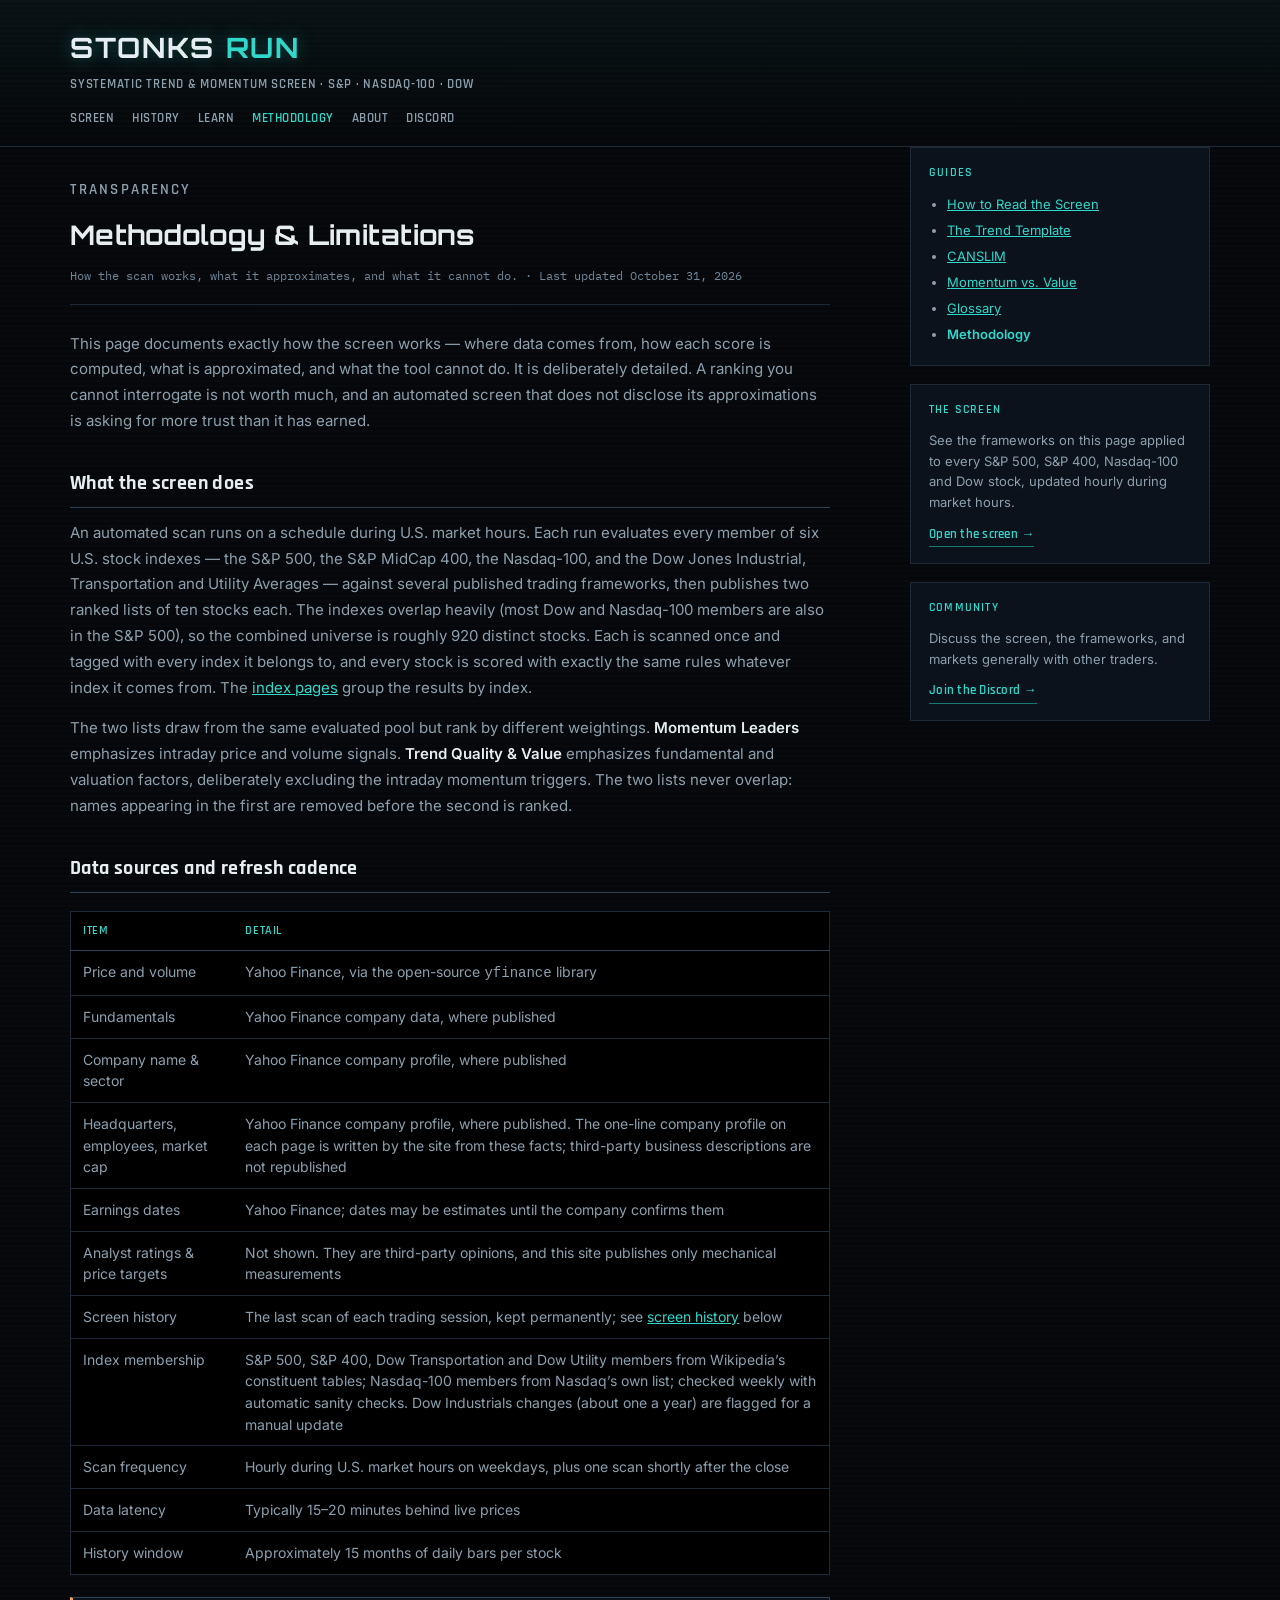
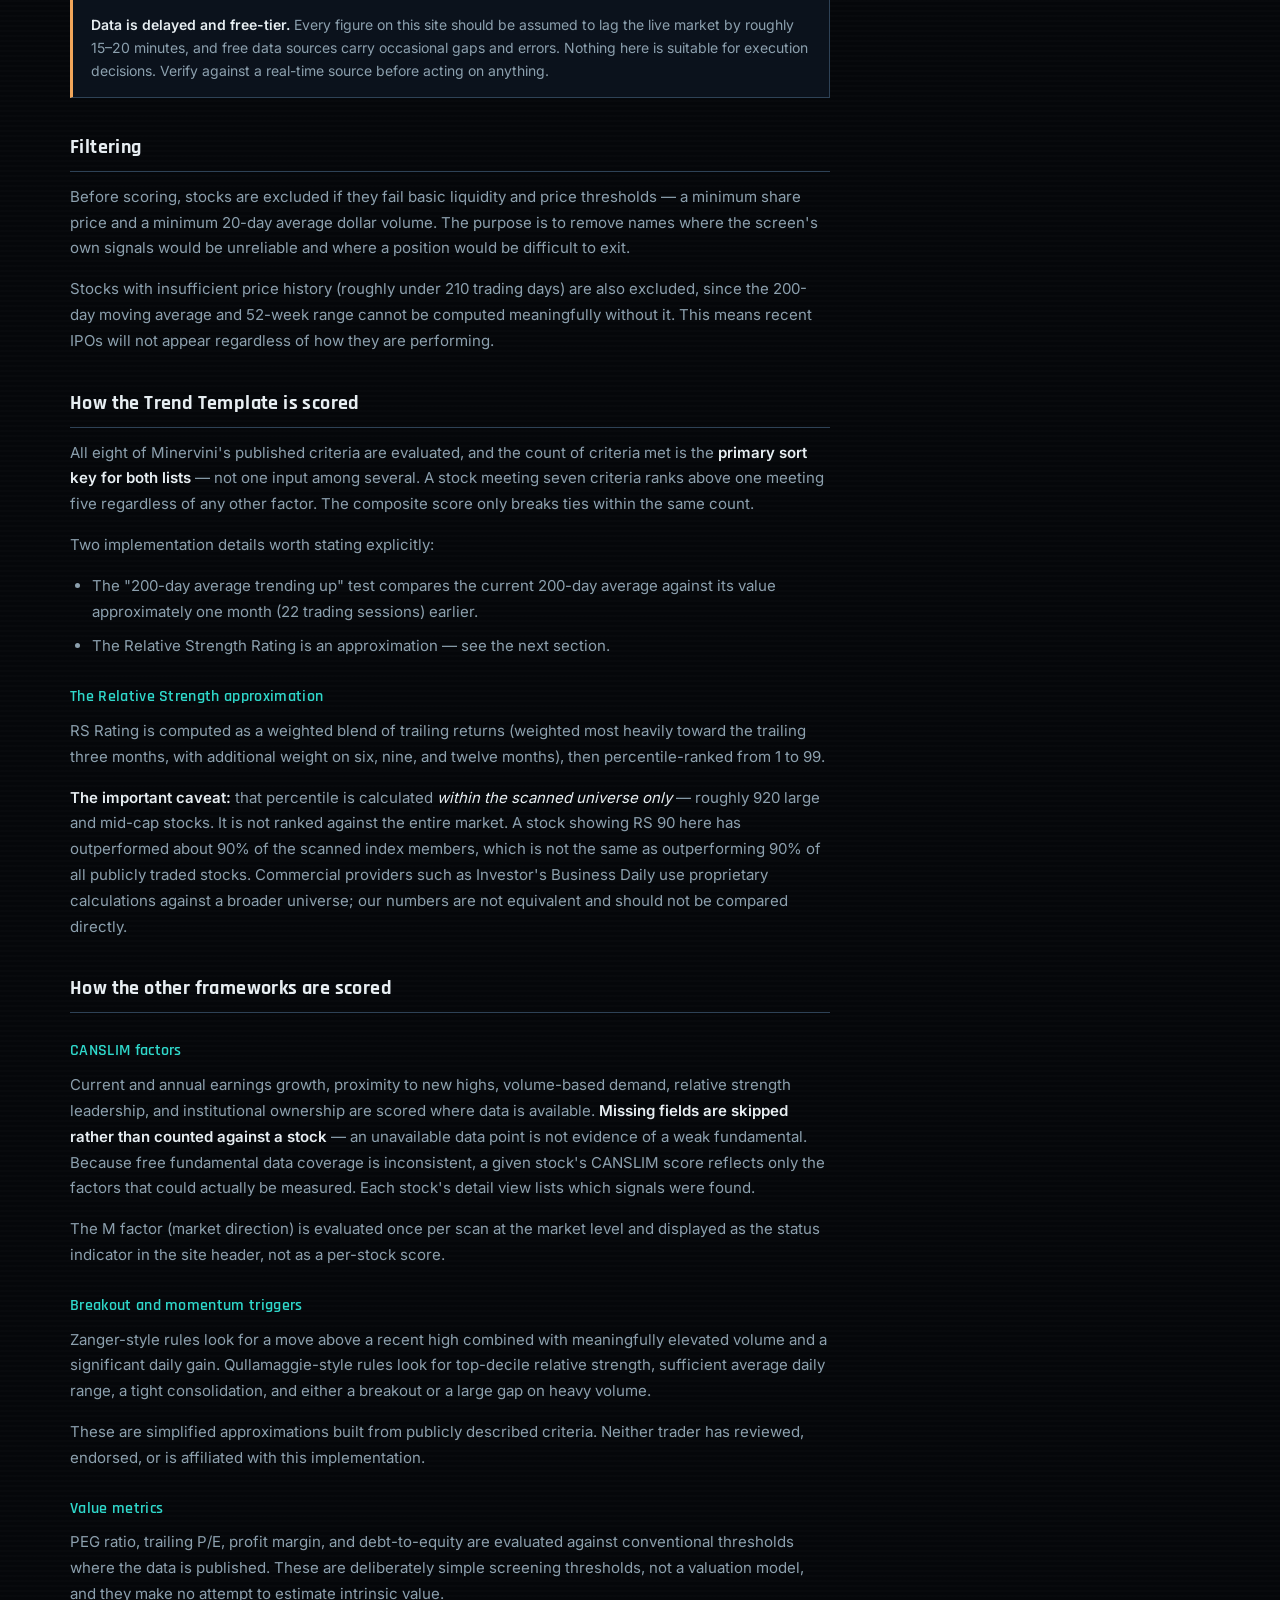
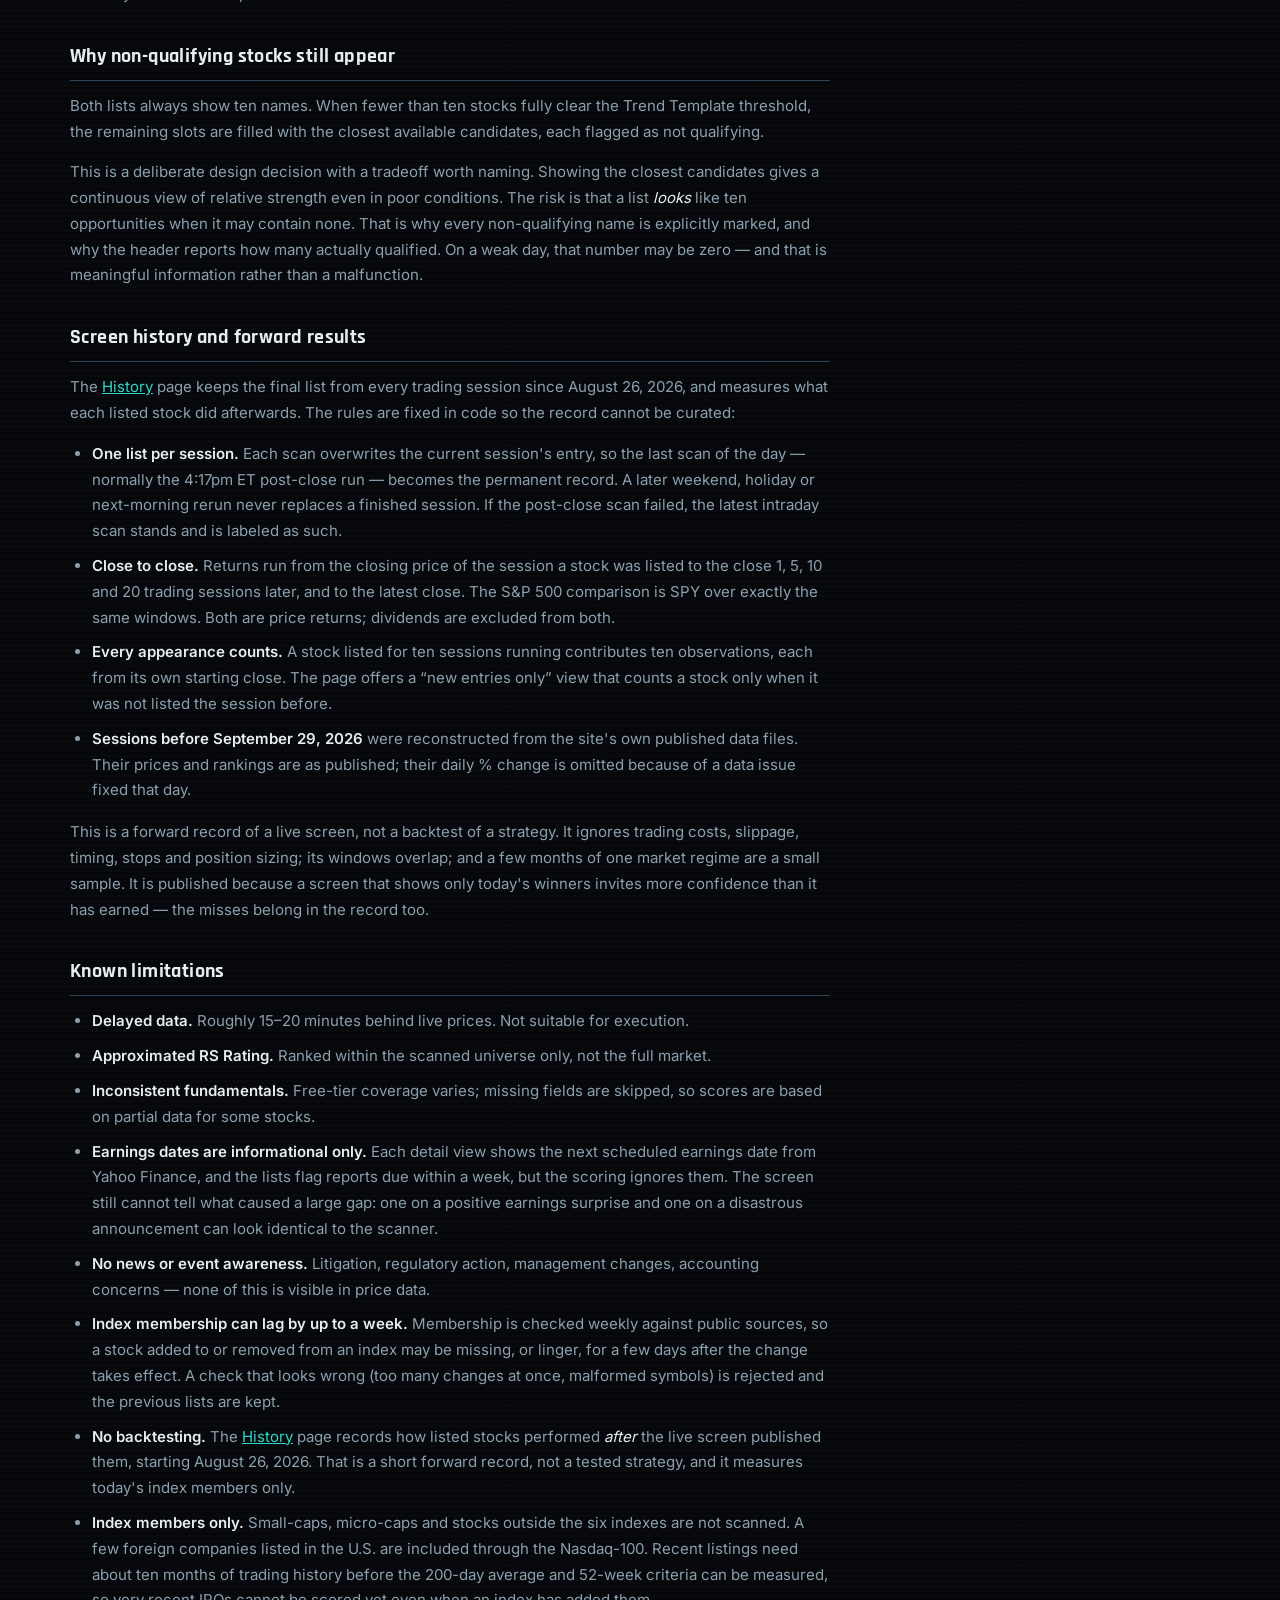
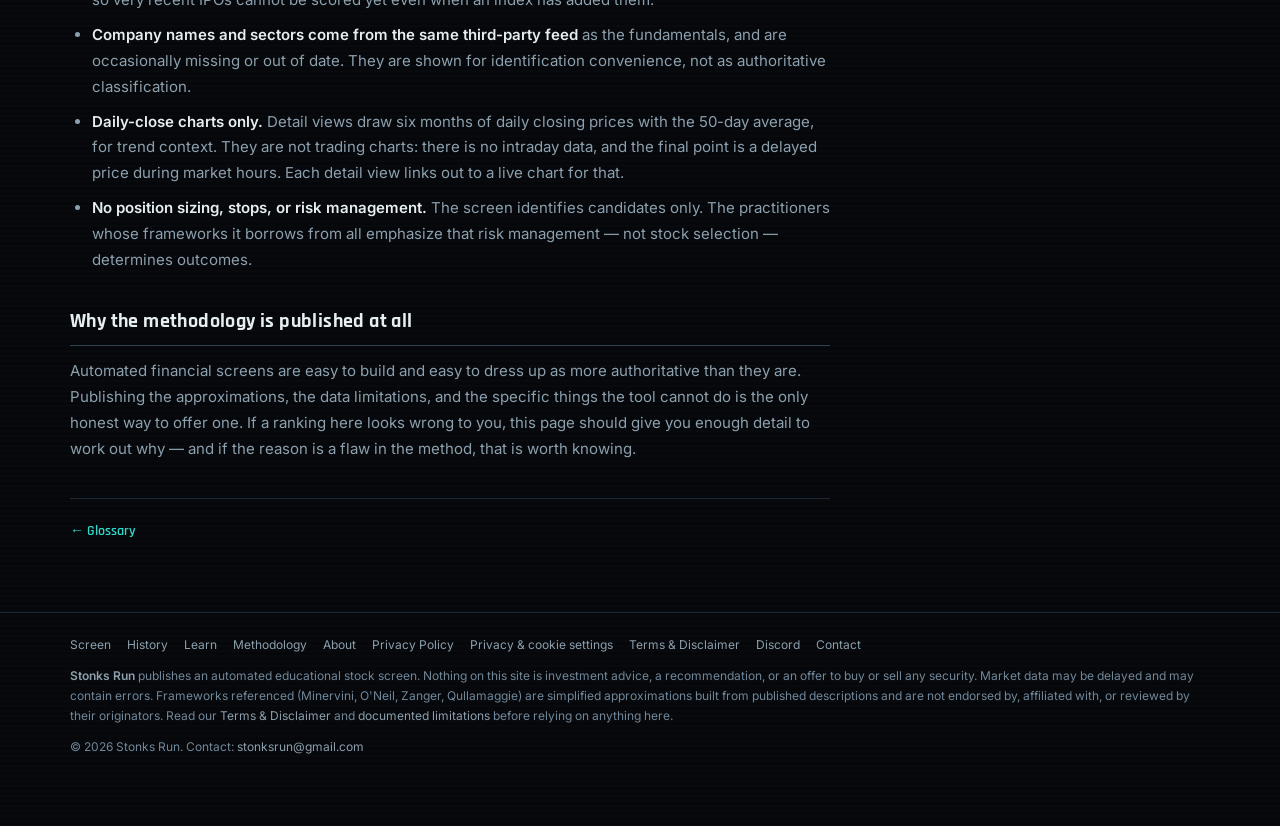
<file: docs/methodology.html>
<!doctype html>
<html lang="en">
<head>
<meta charset="utf-8">
<meta name="viewport" content="width=device-width, initial-scale=1">
<title>Methodology &amp; Limitations | Stonks Run</title>
<meta name="description" content="Exactly how the Stonks Run screen works: data sources, refresh cadence, how each score is computed, known approximations, and documented limitations.">
<link rel="canonical" href="https://stonks.run/methodology.html">
<meta name="robots" content="index, follow, max-image-preview:large">
<meta name="theme-color" content="#05070A">

<meta property="og:type" content="article">
<meta property="og:site_name" content="Stonks Run">
<meta property="og:title" content="Methodology &amp; Limitations | Stonks Run">
<meta property="og:description" content="Exactly how the Stonks Run screen works: data sources, refresh cadence, how each score is computed, known approximations, and documented limitations.">
<meta property="og:url" content="https://stonks.run/methodology.html">
<meta property="og:image" content="https://stonks.run/social-card.png">
<meta name="twitter:card" content="summary_large_image">
<meta name="twitter:title" content="Methodology &amp; Limitations | Stonks Run">
<meta name="twitter:description" content="Exactly how the Stonks Run screen works: data sources, refresh cadence, how each score is computed, known approximations, and documented limitations.">
<meta name="twitter:image" content="https://stonks.run/social-card.png">

<link rel="icon" href="favicon.png" type="image/png">
<link rel="apple-touch-icon" href="favicon.png">
<link rel="stylesheet" href="fonts/fonts.css">
<link rel="stylesheet" href="styles.css?v=7">
<script async src="https://pagead2.googlesyndication.com/pagead/js/adsbygoogle.js?client=ca-pub-2712411276486762"
     crossorigin="anonymous"></script>
</head>
<body>
<a href="#main-content" class="skip-link">Skip to main content</a>
<script type="application/ld+json">
{
  "@context": "https://schema.org",
  "@type": "Article",
  "headline": "Methodology & Limitations",
  "description": "Exactly how the Stonks Run screen works: data sources, refresh cadence, how each score is computed, known approximations, and documented limitations.",
  "author": {"@type": "Organization", "name": "Stonks Run", "url": "https://stonks.run/about.html"},
  "publisher": {"@type": "Organization", "name": "Stonks Run", "url": "https://stonks.run/"},
  "datePublished": "2026-09-05",
  "dateModified": "2026-10-31",
  "mainEntityOfPage": {"@type": "WebPage", "@id": "https://stonks.run/methodology.html"},
  "isAccessibleForFree": true
}
</script>
<header class="masthead">
  <div class="wrap masthead-inner">
    <div>
      <a href="index.html" class="wordmark">Stonks<span> Run</span></a>
      <p class="tagline">Systematic Trend &amp; Momentum Screen &middot; S&amp;P &middot; Nasdaq-100 &middot; Dow</p>
      <nav class="quicknav" aria-label="Main navigation">
        <a href="index.html">Screen</a>
        <a href="history.html">History</a>
        <a href="learn.html">Learn</a>
        <a href="methodology.html" class="active" aria-current="page">Methodology</a>
        <a href="about.html">About</a>
        <a href="https://discord.gg/7vAfMWxgN" target="_blank" rel="noopener noreferrer">Discord</a>
      </nav>
    </div>
  </div>
</header>

<main id="main-content">
<div class="wrap">
  <div class="layout">
    <article class="article col-main">
    <p class="article-eyebrow">Transparency</p>
    <h1>Methodology &amp; Limitations</h1>
    <div class="article-meta">How the scan works, what it approximates, and what it cannot do. &middot; Last updated October 31, 2026</div>

    <p>This page documents exactly how the screen works &mdash; where data comes from, how each score is computed, what is
    approximated, and what the tool cannot do. It is deliberately detailed. A ranking you cannot interrogate is not worth
    much, and an automated screen that does not disclose its approximations is asking for more trust than it has earned.</p>

    <h2>What the screen does</h2>
    <p>An automated scan runs on a schedule during U.S. market hours. Each run evaluates every member of six U.S. stock
    indexes &mdash; the S&amp;P 500, the S&amp;P MidCap 400, the Nasdaq-100, and the Dow Jones Industrial, Transportation
    and Utility Averages &mdash; against several published trading frameworks, then publishes two ranked lists of ten
    stocks each. The indexes overlap heavily (most Dow and Nasdaq-100 members are also in the S&amp;P 500), so the
    combined universe is roughly 920 distinct stocks. Each is scanned once and tagged with every index it belongs to, and
    every stock is scored with exactly the same rules whatever index it comes from. The
    <a href="indexes/" data-built-only>index pages</a> group the results by index.</p>

    <p>The two lists draw from the same evaluated pool but rank by different weightings. <strong>Momentum Leaders</strong>
    emphasizes intraday price and volume signals. <strong>Trend Quality &amp; Value</strong> emphasizes fundamental and
    valuation factors, deliberately excluding the intraday momentum triggers. The two lists never overlap: names appearing
    in the first are removed before the second is ranked.</p>

    <h2>Data sources and refresh cadence</h2>
    <table>
      <tr><th>Item</th><th>Detail</th></tr>
      <tr><td>Price and volume</td><td>Yahoo Finance, via the open-source <code>yfinance</code> library</td></tr>
      <tr><td>Fundamentals</td><td>Yahoo Finance company data, where published</td></tr>
      <tr><td>Company name &amp; sector</td><td>Yahoo Finance company profile, where published</td></tr>
      <tr><td>Headquarters, employees, market cap</td><td>Yahoo Finance company profile, where published. The one-line company profile on each page is written by the site from these facts; third-party business descriptions are not republished</td></tr>
      <tr><td>Earnings dates</td><td>Yahoo Finance; dates may be estimates until the company confirms them</td></tr>
      <tr><td>Analyst ratings &amp; price targets</td><td>Not shown. They are third-party opinions, and this site publishes only mechanical measurements</td></tr>
      <tr><td>Screen history</td><td>The last scan of each trading session, kept permanently; see <a href="#history">screen history</a> below</td></tr>
      <tr><td>Index membership</td><td>S&amp;P 500, S&amp;P 400, Dow Transportation and Dow Utility members from Wikipedia&rsquo;s constituent tables; Nasdaq-100 members from Nasdaq&rsquo;s own list; checked weekly with automatic sanity checks. Dow Industrials changes (about one a year) are flagged for a manual update</td></tr>
      <tr><td>Scan frequency</td><td>Hourly during U.S. market hours on weekdays, plus one scan shortly after the close</td></tr>
      <tr><td>Data latency</td><td>Typically 15&ndash;20 minutes behind live prices</td></tr>
      <tr><td>History window</td><td>Approximately 15 months of daily bars per stock</td></tr>
    </table>

    <div class="article-callout warn">
      <strong>Data is delayed and free-tier.</strong> Every figure on this site should be assumed to lag the live market by
      roughly 15&ndash;20 minutes, and free data sources carry occasional gaps and errors. Nothing here is suitable for
      execution decisions. Verify against a real-time source before acting on anything.
    </div>

    <h2>Filtering</h2>
    <p>Before scoring, stocks are excluded if they fail basic liquidity and price thresholds &mdash; a minimum share price
    and a minimum 20-day average dollar volume. The purpose is to remove names where the screen's own signals would be
    unreliable and where a position would be difficult to exit.</p>

    <p>Stocks with insufficient price history (roughly under 210 trading days) are also excluded, since the 200-day moving
    average and 52-week range cannot be computed meaningfully without it. This means recent IPOs will not appear regardless
    of how they are performing.</p>

    <h2>How the Trend Template is scored</h2>
    <p>All eight of Minervini's published criteria are evaluated, and the count of criteria met is the <strong>primary sort
    key for both lists</strong> &mdash; not one input among several. A stock meeting seven criteria ranks above one meeting
    five regardless of any other factor. The composite score only breaks ties within the same count.</p>

    <p>Two implementation details worth stating explicitly:</p>
    <ul>
      <li>The "200-day average trending up" test compares the current 200-day average against its value approximately one
      month (22 trading sessions) earlier.</li>
      <li>The Relative Strength Rating is an approximation &mdash; see the next section.</li>
    </ul>

    <h3>The Relative Strength approximation</h3>
    <p>RS Rating is computed as a weighted blend of trailing returns (weighted most heavily toward the trailing three
    months, with additional weight on six, nine, and twelve months), then percentile-ranked from 1 to 99.</p>

    <p><strong>The important caveat:</strong> that percentile is calculated <em>within the scanned universe only</em> &mdash;
    roughly 920 large and mid-cap stocks. It is not ranked against the entire market. A stock showing RS 90 here has
    outperformed about 90% of the scanned index members, which is not the same as outperforming 90% of all publicly
    traded stocks. Commercial providers such as Investor's Business Daily use proprietary calculations against a broader universe;
    our numbers are not equivalent and should not be compared directly.</p>

    <h2>How the other frameworks are scored</h2>
    <h3>CANSLIM factors</h3>
    <p>Current and annual earnings growth, proximity to new highs, volume-based demand, relative strength leadership, and
    institutional ownership are scored where data is available. <strong>Missing fields are skipped rather than counted
    against a stock</strong> &mdash; an unavailable data point is not evidence of a weak fundamental. Because free
    fundamental data coverage is inconsistent, a given stock's CANSLIM score reflects only the factors that could actually
    be measured. Each stock's detail view lists which signals were found.</p>
    <p>The M factor (market direction) is evaluated once per scan at the market level and displayed as the status indicator
    in the site header, not as a per-stock score.</p>

    <h3>Breakout and momentum triggers</h3>
    <p>Zanger-style rules look for a move above a recent high combined with meaningfully elevated volume and a significant
    daily gain. Qullamaggie-style rules look for top-decile relative strength, sufficient average daily range, a tight
    consolidation, and either a breakout or a large gap on heavy volume.</p>
    <p>These are simplified approximations built from publicly described criteria. Neither trader has reviewed, endorsed, or
    is affiliated with this implementation.</p>

    <h3>Value metrics</h3>
    <p>PEG ratio, trailing P/E, profit margin, and debt-to-equity are evaluated against conventional thresholds where the
    data is published. These are deliberately simple screening thresholds, not a valuation model, and they make no attempt
    to estimate intrinsic value.</p>

    <h2>Why non-qualifying stocks still appear</h2>
    <p>Both lists always show ten names. When fewer than ten stocks fully clear the Trend Template threshold, the remaining
    slots are filled with the closest available candidates, each flagged as not qualifying.</p>

    <p>This is a deliberate design decision with a tradeoff worth naming. Showing the closest candidates gives a continuous
    view of relative strength even in poor conditions. The risk is that a list <em>looks</em> like ten opportunities when it
    may contain none. That is why every non-qualifying name is explicitly marked, and why the header reports how many
    actually qualified. On a weak day, that number may be zero &mdash; and that is meaningful information rather than a
    malfunction.</p>

    <h2 id="history">Screen history and forward results</h2>
    <p>The <a href="history.html">History</a> page keeps the final list from every trading session since August 26, 2026,
    and measures what each listed stock did afterwards. The rules are fixed in code so the record cannot be curated:</p>
    <ul>
      <li><strong>One list per session.</strong> Each scan overwrites the current session's entry, so the last scan of the day
      &mdash; normally the 4:17pm ET post-close run &mdash; becomes the permanent record. A later weekend, holiday or
      next-morning rerun never replaces a finished session. If the post-close scan failed, the latest intraday scan stands and
      is labeled as such.</li>
      <li><strong>Close to close.</strong> Returns run from the closing price of the session a stock was listed to the close
      1, 5, 10 and 20 trading sessions later, and to the latest close. The S&amp;P 500 comparison is SPY over exactly the same
      windows. Both are price returns; dividends are excluded from both.</li>
      <li><strong>Every appearance counts.</strong> A stock listed for ten sessions running contributes ten observations, each
      from its own starting close. The page offers a &ldquo;new entries only&rdquo; view that counts a stock only when it was
      not listed the session before.</li>
      <li><strong>Sessions before September 29, 2026</strong> were reconstructed from the site's own published data files.
      Their prices and rankings are as published; their daily % change is omitted because of a data issue fixed that day.</li>
    </ul>
    <p>This is a forward record of a live screen, not a backtest of a strategy. It ignores trading costs, slippage, timing,
    stops and position sizing; its windows overlap; and a few months of one market regime are a small sample. It is published
    because a screen that shows only today's winners invites more confidence than it has earned &mdash; the misses belong in
    the record too.</p>

    <h2>Known limitations</h2>
    <ul>
      <li><strong>Delayed data.</strong> Roughly 15&ndash;20 minutes behind live prices. Not suitable for execution.</li>
      <li><strong>Approximated RS Rating.</strong> Ranked within the scanned universe only, not the full market.</li>
      <li><strong>Inconsistent fundamentals.</strong> Free-tier coverage varies; missing fields are skipped, so scores are
      based on partial data for some stocks.</li>
      <li><strong>Earnings dates are informational only.</strong> Each detail view shows the next scheduled earnings date
      from Yahoo Finance, and the lists flag reports due within a week, but the scoring ignores them. The screen still
      cannot tell what caused a large gap: one on a positive earnings surprise and one on a disastrous announcement can look
      identical to the scanner.</li>
      <li><strong>No news or event awareness.</strong> Litigation, regulatory action, management changes, accounting
      concerns &mdash; none of this is visible in price data.</li>
      <li><strong>Index membership can lag by up to a week.</strong> Membership is checked weekly against public sources,
      so a stock added to or removed from an index may be missing, or linger, for a few days after the change takes
      effect. A check that looks wrong (too many changes at once, malformed symbols) is rejected and the previous lists
      are kept.</li>
      <li><strong>No backtesting.</strong> The <a href="history.html">History</a> page records how listed stocks performed
      <em>after</em> the live screen published them, starting August 26, 2026. That is a short forward record, not a tested
      strategy, and it measures today's index members only.</li>
      <li><strong>Index members only.</strong> Small-caps, micro-caps and stocks outside the six indexes are not scanned.
      A few foreign companies listed in the U.S. are included through the Nasdaq-100. Recent listings need about ten
      months of trading history before the 200-day average and 52-week criteria can be measured, so very recent IPOs
      cannot be scored yet even when an index has added them.</li>
      <li><strong>Company names and sectors come from the same third-party feed</strong> as the fundamentals, and are
      occasionally missing or out of date. They are shown for identification convenience, not as authoritative
      classification.</li>
      <li><strong>Daily-close charts only.</strong> Detail views draw six months of daily closing prices with the 50-day
      average, for trend context. They are not trading charts: there is no intraday data, and the final point is a delayed
      price during market hours. Each detail view links out to a live chart for that.</li>
      <li><strong>No position sizing, stops, or risk management.</strong> The screen identifies candidates only. The
      practitioners whose frameworks it borrows from all emphasize that risk management &mdash; not stock selection &mdash;
      determines outcomes.</li>
    </ul>

    <h2>Why the methodology is published at all</h2>
    <p>Automated financial screens are easy to build and easy to dress up as more authoritative than they are. Publishing
    the approximations, the data limitations, and the specific things the tool cannot do is the only honest way to offer
    one. If a ranking here looks wrong to you, this page should give you enough detail to work out why &mdash; and if the
    reason is a flaw in the method, that is worth knowing.</p>

<nav class="next-nav" aria-label="Guide navigation"><a href="glossary.html">&larr; Glossary</a><span></span></nav>
    </article>
    <aside class="rail">
      <div class="rail-card">
        <h3>Guides</h3>
        <ul>
          <li><a href="reading-the-screen.html">How to Read the Screen</a></li>
          <li><a href="trend-template.html">The Trend Template</a></li>
          <li><a href="canslim.html">CANSLIM</a></li>
          <li><a href="momentum-vs-value.html">Momentum vs. Value</a></li>
          <li><a href="glossary.html">Glossary</a></li>
          <li><strong style="color:var(--teal)">Methodology</strong></li>
        </ul>
      </div>

      <div class="rail-card">
        <h3>The Screen</h3>
        <p>See the frameworks on this page applied to every S&amp;P 500, S&amp;P 400, Nasdaq-100 and Dow stock, updated hourly during
        market hours.</p>
        <a href="index.html" class="discord-link">Open the screen &rarr;</a>
      </div>

      <div class="rail-card">
        <h3>Community</h3>
        <p>Discuss the screen, the frameworks, and markets generally with other traders.</p>
        <a href="https://discord.gg/7vAfMWxgN" target="_blank" rel="noopener noreferrer" class="discord-link">Join the Discord &rarr;</a>
      </div>
    </aside>
  </div>
</div>
</main>

<footer>
  <div class="wrap">
    <nav class="footer-links" aria-label="Footer navigation">
      <a href="index.html">Screen</a>
      <a href="history.html">History</a>
      <a href="learn.html">Learn</a>
      <a href="methodology.html">Methodology</a>
      <a href="about.html">About</a>
      <a href="privacy.html">Privacy Policy</a>
      <a href="privacy.html#choices" data-consent-link>Privacy &amp; cookie settings</a>
      <a href="terms.html">Terms &amp; Disclaimer</a>
      <a href="https://discord.gg/7vAfMWxgN" target="_blank" rel="noopener noreferrer">Discord</a>
      <a href="mailto:stonksrun@gmail.com">Contact</a>
    </nav>
    <div>
      <strong style="color:var(--text-dim)">Stonks Run</strong> publishes an automated educational stock screen. Nothing on this site is
      investment advice, a recommendation, or an offer to buy or sell any security. Market data may be delayed and may
      contain errors. Frameworks referenced (Minervini, O'Neil, Zanger, Qullamaggie) are simplified approximations built
      from published descriptions and are not endorsed by, affiliated with, or reviewed by their originators. Read our
      <a href="terms.html">Terms &amp; Disclaimer</a> and <a href="methodology.html">documented limitations</a> before
      relying on anything here.
    </div>
    <div style="margin-top:10px">&copy; 2026 Stonks Run. Contact: <a href="mailto:stonksrun@gmail.com">stonksrun@gmail.com</a></div>
  </div>
</footer>
</body>
</html>
</file>
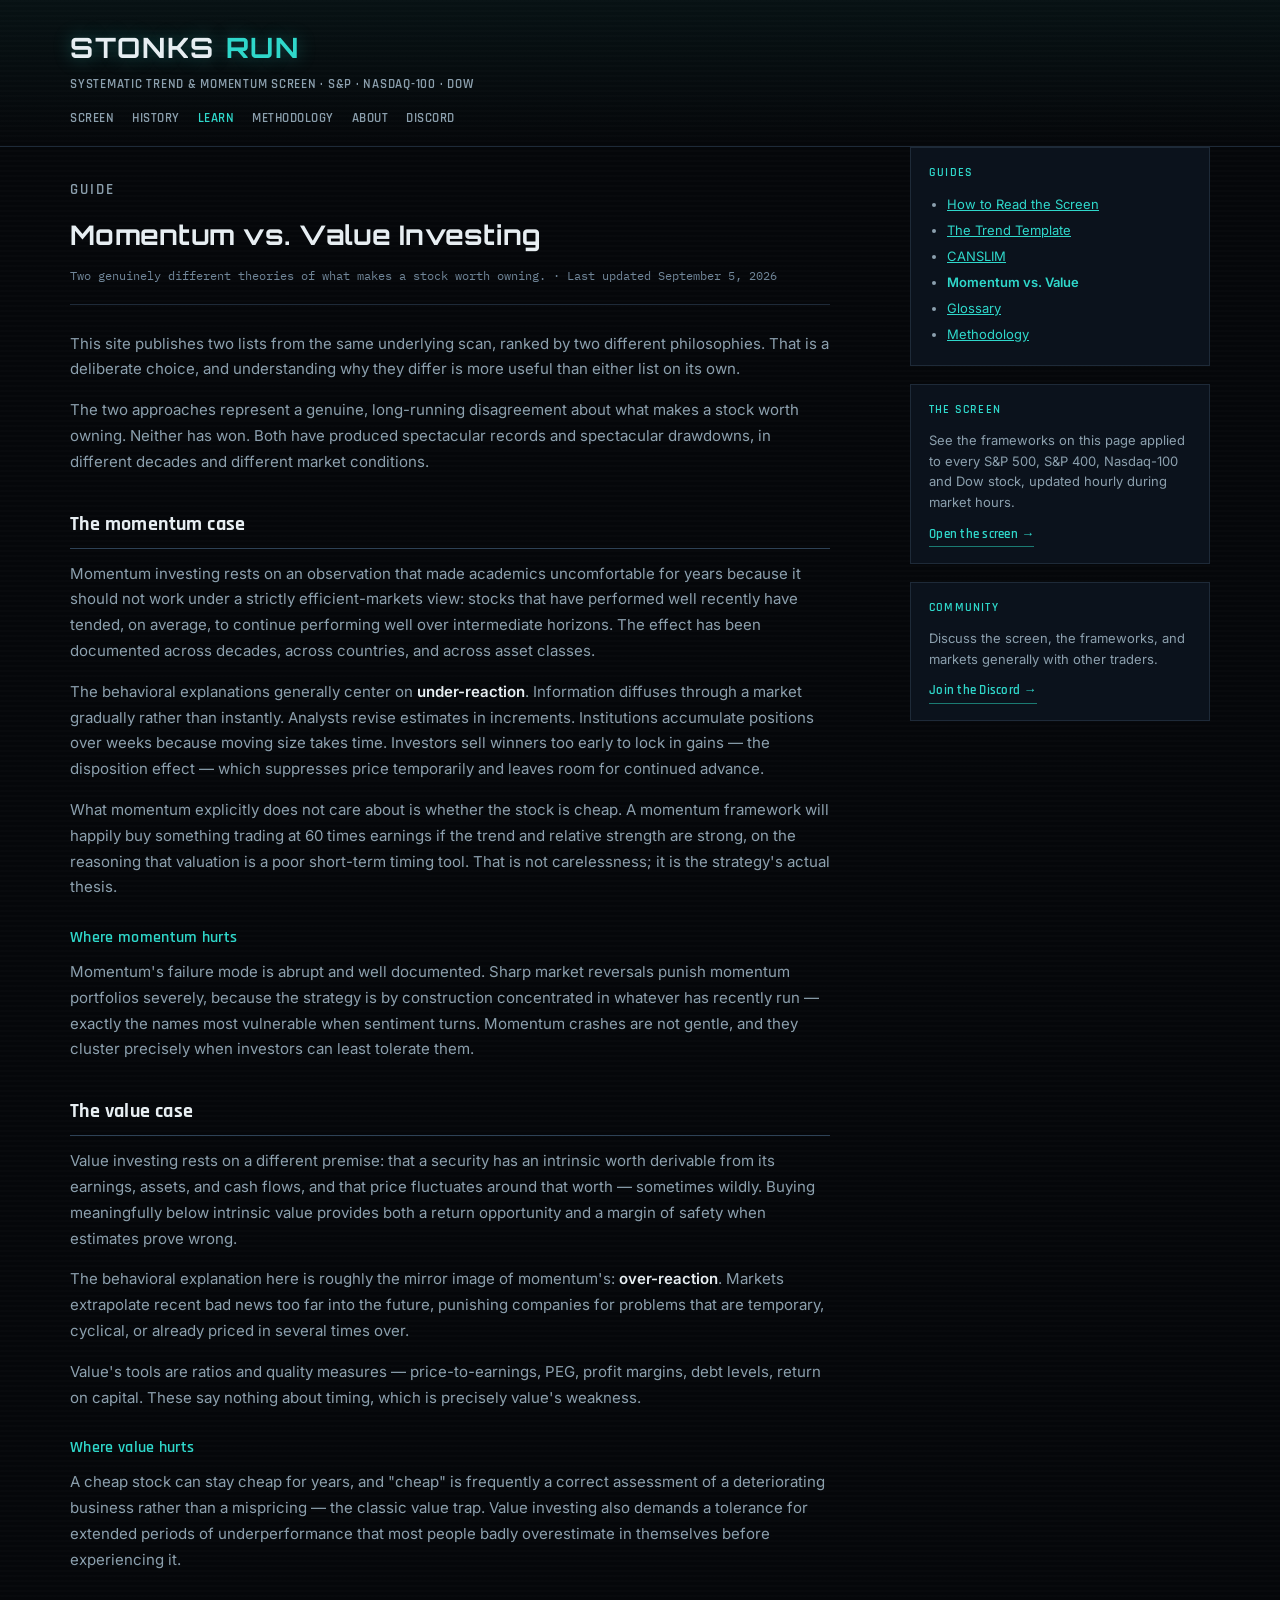
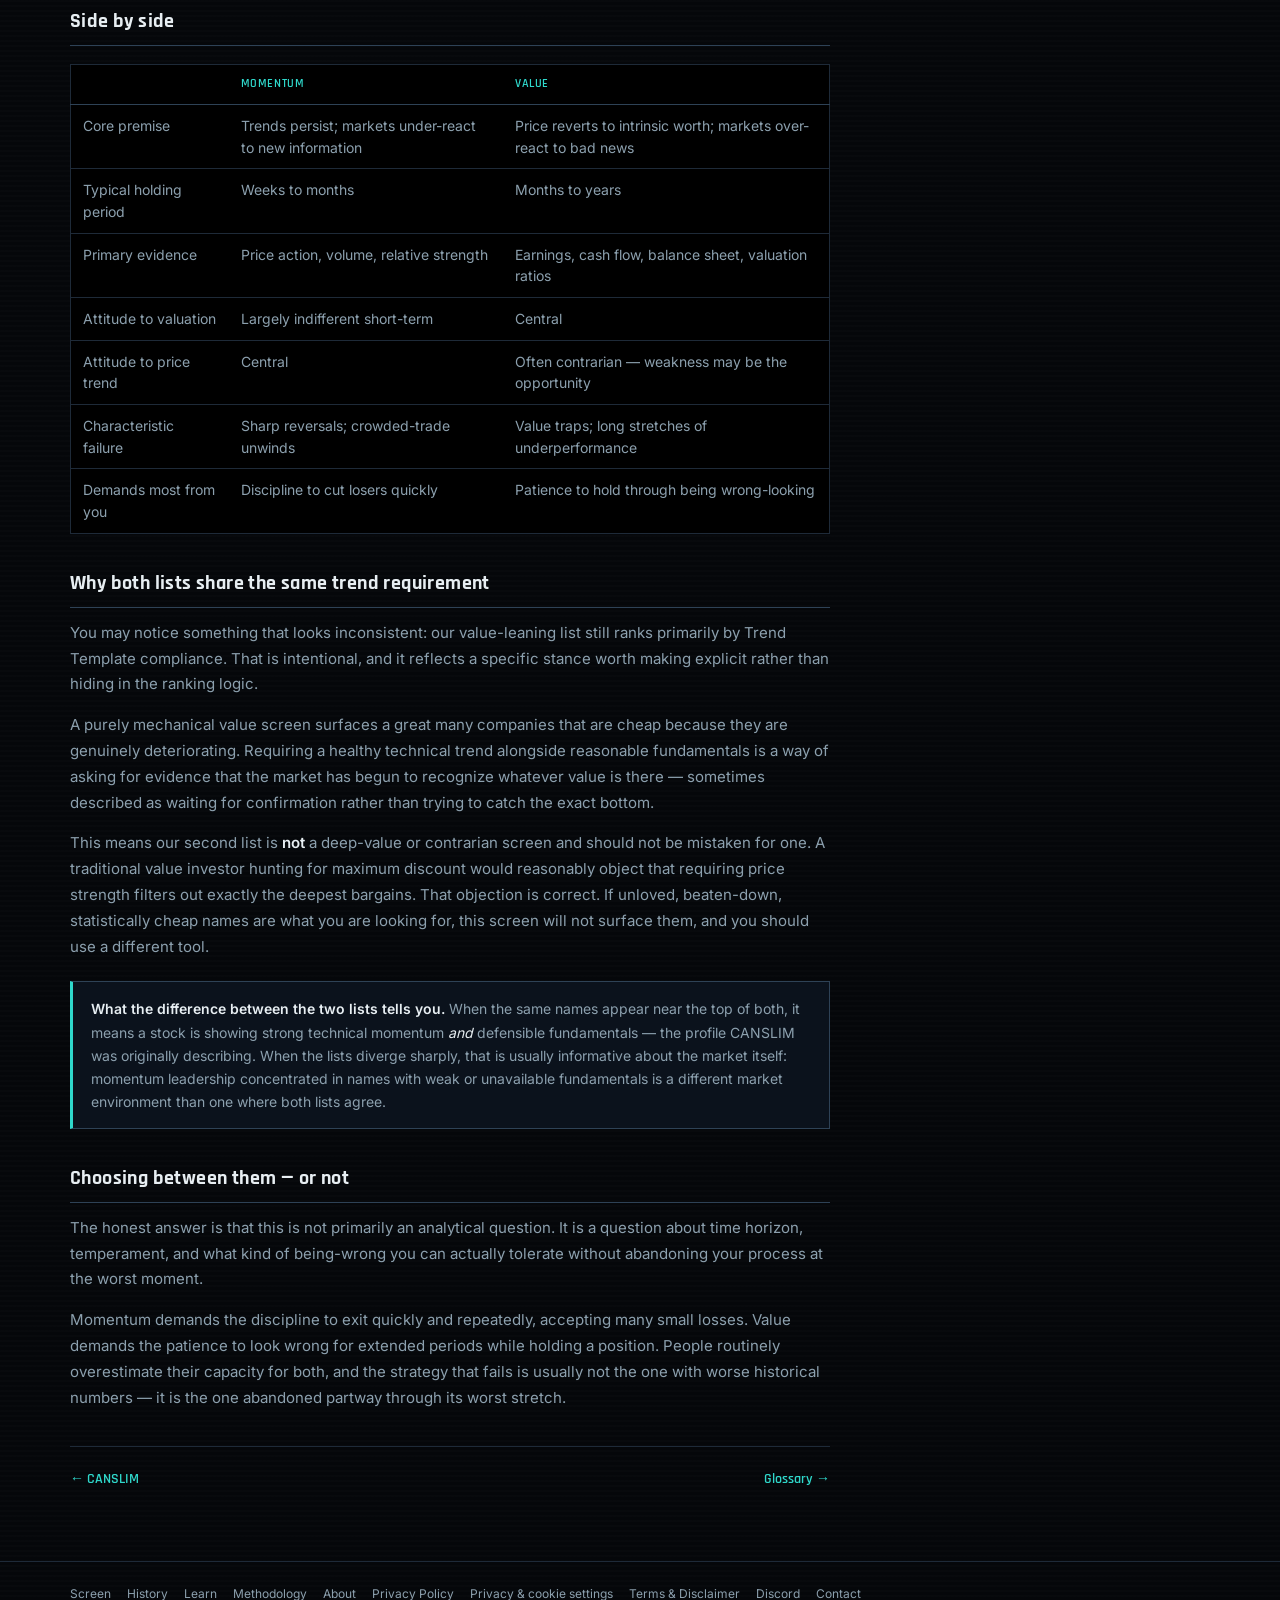
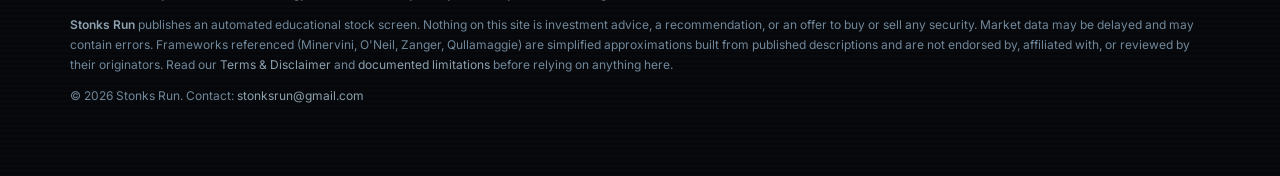
<file: docs/momentum-vs-value.html>
<!doctype html>
<html lang="en">
<head>
<meta charset="utf-8">
<meta name="viewport" content="width=device-width, initial-scale=1">
<title>Momentum vs. Value Investing | Stonks Run</title>
<meta name="description" content="Two different theories of what makes a stock worth owning: why momentum works, why value works, how each fails, and why this screen publishes a list for both.">
<link rel="canonical" href="https://stonks.run/momentum-vs-value.html">
<meta name="robots" content="index, follow, max-image-preview:large">
<meta name="theme-color" content="#05070A">

<meta property="og:type" content="article">
<meta property="og:site_name" content="Stonks Run">
<meta property="og:title" content="Momentum vs. Value Investing | Stonks Run">
<meta property="og:description" content="Two different theories of what makes a stock worth owning: why momentum works, why value works, how each fails, and why this screen publishes a list for both.">
<meta property="og:url" content="https://stonks.run/momentum-vs-value.html">
<meta property="og:image" content="https://stonks.run/social-card.png">
<meta name="twitter:card" content="summary_large_image">
<meta name="twitter:title" content="Momentum vs. Value Investing | Stonks Run">
<meta name="twitter:description" content="Two different theories of what makes a stock worth owning: why momentum works, why value works, how each fails, and why this screen publishes a list for both.">
<meta name="twitter:image" content="https://stonks.run/social-card.png">

<link rel="icon" href="favicon.png" type="image/png">
<link rel="apple-touch-icon" href="favicon.png">
<link rel="stylesheet" href="fonts/fonts.css">
<link rel="stylesheet" href="styles.css?v=7">
<script async src="https://pagead2.googlesyndication.com/pagead/js/adsbygoogle.js?client=ca-pub-2712411276486762"
     crossorigin="anonymous"></script>
</head>
<body>
<a href="#main-content" class="skip-link">Skip to main content</a>
<script type="application/ld+json">
{
  "@context": "https://schema.org",
  "@type": "Article",
  "headline": "Momentum vs. Value Investing",
  "description": "Two different theories of what makes a stock worth owning: why momentum works, why value works, how each fails, and why this screen publishes a list for both.",
  "author": {"@type": "Organization", "name": "Stonks Run", "url": "https://stonks.run/about.html"},
  "publisher": {"@type": "Organization", "name": "Stonks Run", "url": "https://stonks.run/"},
  "datePublished": "2026-09-05",
  "dateModified": "2026-09-05",
  "mainEntityOfPage": {"@type": "WebPage", "@id": "https://stonks.run/momentum-vs-value.html"},
  "isAccessibleForFree": true
}
</script>
<header class="masthead">
  <div class="wrap masthead-inner">
    <div>
      <a href="index.html" class="wordmark">Stonks<span> Run</span></a>
      <p class="tagline">Systematic Trend &amp; Momentum Screen &middot; S&amp;P &middot; Nasdaq-100 &middot; Dow</p>
      <nav class="quicknav" aria-label="Main navigation">
        <a href="index.html">Screen</a>
        <a href="history.html">History</a>
        <a href="learn.html" class="active" aria-current="page">Learn</a>
        <a href="methodology.html">Methodology</a>
        <a href="about.html">About</a>
        <a href="https://discord.gg/7vAfMWxgN" target="_blank" rel="noopener noreferrer">Discord</a>
      </nav>
    </div>
  </div>
</header>

<main id="main-content">
<div class="wrap">
  <div class="layout">
    <article class="article col-main">
    <p class="article-eyebrow">Guide</p>
    <h1>Momentum vs. Value Investing</h1>
    <div class="article-meta">Two genuinely different theories of what makes a stock worth owning. &middot; Last updated September 5, 2026</div>

    <p>This site publishes two lists from the same underlying scan, ranked by two different philosophies. That is a
    deliberate choice, and understanding why they differ is more useful than either list on its own.</p>

    <p>The two approaches represent a genuine, long-running disagreement about what makes a stock worth owning. Neither has
    won. Both have produced spectacular records and spectacular drawdowns, in different decades and different market
    conditions.</p>

    <h2>The momentum case</h2>
    <p>Momentum investing rests on an observation that made academics uncomfortable for years because it should not work
    under a strictly efficient-markets view: stocks that have performed well recently have tended, on average, to continue
    performing well over intermediate horizons. The effect has been documented across decades, across countries, and across
    asset classes.</p>

    <p>The behavioral explanations generally center on <strong>under-reaction</strong>. Information diffuses through a
    market gradually rather than instantly. Analysts revise estimates in increments. Institutions accumulate positions over
    weeks because moving size takes time. Investors sell winners too early to lock in gains &mdash; the disposition effect
    &mdash; which suppresses price temporarily and leaves room for continued advance.</p>

    <p>What momentum explicitly does not care about is whether the stock is cheap. A momentum framework will happily buy
    something trading at 60 times earnings if the trend and relative strength are strong, on the reasoning that valuation
    is a poor short-term timing tool. That is not carelessness; it is the strategy's actual thesis.</p>

    <h3>Where momentum hurts</h3>
    <p>Momentum's failure mode is abrupt and well documented. Sharp market reversals punish momentum portfolios severely,
    because the strategy is by construction concentrated in whatever has recently run &mdash; exactly the names most
    vulnerable when sentiment turns. Momentum crashes are not gentle, and they cluster precisely when investors can least
    tolerate them.</p>

    <h2>The value case</h2>
    <p>Value investing rests on a different premise: that a security has an intrinsic worth derivable from its earnings,
    assets, and cash flows, and that price fluctuates around that worth &mdash; sometimes wildly. Buying meaningfully below
    intrinsic value provides both a return opportunity and a margin of safety when estimates prove wrong.</p>

    <p>The behavioral explanation here is roughly the mirror image of momentum's: <strong>over-reaction</strong>. Markets
    extrapolate recent bad news too far into the future, punishing companies for problems that are temporary, cyclical, or
    already priced in several times over.</p>

    <p>Value's tools are ratios and quality measures &mdash; price-to-earnings, PEG, profit margins, debt levels, return on
    capital. These say nothing about timing, which is precisely value's weakness.</p>

    <h3>Where value hurts</h3>
    <p>A cheap stock can stay cheap for years, and "cheap" is frequently a correct assessment of a deteriorating business
    rather than a mispricing &mdash; the classic value trap. Value investing also demands a tolerance for extended periods
    of underperformance that most people badly overestimate in themselves before experiencing it.</p>

    <h2>Side by side</h2>
    <table>
      <tr><th></th><th>Momentum</th><th>Value</th></tr>
      <tr><td>Core premise</td><td>Trends persist; markets under-react to new information</td><td>Price reverts to intrinsic worth; markets over-react to bad news</td></tr>
      <tr><td>Typical holding period</td><td>Weeks to months</td><td>Months to years</td></tr>
      <tr><td>Primary evidence</td><td>Price action, volume, relative strength</td><td>Earnings, cash flow, balance sheet, valuation ratios</td></tr>
      <tr><td>Attitude to valuation</td><td>Largely indifferent short-term</td><td>Central</td></tr>
      <tr><td>Attitude to price trend</td><td>Central</td><td>Often contrarian &mdash; weakness may be the opportunity</td></tr>
      <tr><td>Characteristic failure</td><td>Sharp reversals; crowded-trade unwinds</td><td>Value traps; long stretches of underperformance</td></tr>
      <tr><td>Demands most from you</td><td>Discipline to cut losers quickly</td><td>Patience to hold through being wrong-looking</td></tr>
    </table>

    <h2>Why both lists share the same trend requirement</h2>
    <p>You may notice something that looks inconsistent: our value-leaning list still ranks primarily by Trend Template
    compliance. That is intentional, and it reflects a specific stance worth making explicit rather than hiding in the
    ranking logic.</p>

    <p>A purely mechanical value screen surfaces a great many companies that are cheap because they are genuinely
    deteriorating. Requiring a healthy technical trend alongside reasonable fundamentals is a way of asking for evidence
    that the market has begun to recognize whatever value is there &mdash; sometimes described as waiting for confirmation
    rather than trying to catch the exact bottom.</p>

    <p>This means our second list is <strong>not</strong> a deep-value or contrarian screen and should not be mistaken for
    one. A traditional value investor hunting for maximum discount would reasonably object that requiring price strength
    filters out exactly the deepest bargains. That objection is correct. If unloved, beaten-down, statistically cheap names
    are what you are looking for, this screen will not surface them, and you should use a different tool.</p>

    <div class="article-callout">
      <strong>What the difference between the two lists tells you.</strong> When the same names appear near the top of
      both, it means a stock is showing strong technical momentum <em>and</em> defensible fundamentals &mdash; the profile
      CANSLIM was originally describing. When the lists diverge sharply, that is usually informative about the market
      itself: momentum leadership concentrated in names with weak or unavailable fundamentals is a different market
      environment than one where both lists agree.
    </div>

    <h2>Choosing between them &mdash; or not</h2>
    <p>The honest answer is that this is not primarily an analytical question. It is a question about time horizon,
    temperament, and what kind of being-wrong you can actually tolerate without abandoning your process at the worst
    moment.</p>

    <p>Momentum demands the discipline to exit quickly and repeatedly, accepting many small losses. Value demands the
    patience to look wrong for extended periods while holding a position. People routinely overestimate their capacity for
    both, and the strategy that fails is usually not the one with worse historical numbers &mdash; it is the one abandoned
    partway through its worst stretch.</p>

<nav class="next-nav" aria-label="Guide navigation"><a href="canslim.html">&larr; CANSLIM</a><a href="glossary.html">Glossary &rarr;</a></nav>
    </article>
    <aside class="rail">
      <div class="rail-card">
        <h3>Guides</h3>
        <ul>
          <li><a href="reading-the-screen.html">How to Read the Screen</a></li>
          <li><a href="trend-template.html">The Trend Template</a></li>
          <li><a href="canslim.html">CANSLIM</a></li>
          <li><strong style="color:var(--teal)">Momentum vs. Value</strong></li>
          <li><a href="glossary.html">Glossary</a></li>
          <li><a href="methodology.html">Methodology</a></li>
        </ul>
      </div>

      <div class="rail-card">
        <h3>The Screen</h3>
        <p>See the frameworks on this page applied to every S&amp;P 500, S&amp;P 400, Nasdaq-100 and Dow stock, updated hourly during
        market hours.</p>
        <a href="index.html" class="discord-link">Open the screen &rarr;</a>
      </div>

      <div class="rail-card">
        <h3>Community</h3>
        <p>Discuss the screen, the frameworks, and markets generally with other traders.</p>
        <a href="https://discord.gg/7vAfMWxgN" target="_blank" rel="noopener noreferrer" class="discord-link">Join the Discord &rarr;</a>
      </div>
    </aside>
  </div>
</div>
</main>

<footer>
  <div class="wrap">
    <nav class="footer-links" aria-label="Footer navigation">
      <a href="index.html">Screen</a>
      <a href="history.html">History</a>
      <a href="learn.html">Learn</a>
      <a href="methodology.html">Methodology</a>
      <a href="about.html">About</a>
      <a href="privacy.html">Privacy Policy</a>
      <a href="privacy.html#choices" data-consent-link>Privacy &amp; cookie settings</a>
      <a href="terms.html">Terms &amp; Disclaimer</a>
      <a href="https://discord.gg/7vAfMWxgN" target="_blank" rel="noopener noreferrer">Discord</a>
      <a href="mailto:stonksrun@gmail.com">Contact</a>
    </nav>
    <div>
      <strong style="color:var(--text-dim)">Stonks Run</strong> publishes an automated educational stock screen. Nothing on this site is
      investment advice, a recommendation, or an offer to buy or sell any security. Market data may be delayed and may
      contain errors. Frameworks referenced (Minervini, O'Neil, Zanger, Qullamaggie) are simplified approximations built
      from published descriptions and are not endorsed by, affiliated with, or reviewed by their originators. Read our
      <a href="terms.html">Terms &amp; Disclaimer</a> and <a href="methodology.html">documented limitations</a> before
      relying on anything here.
    </div>
    <div style="margin-top:10px">&copy; 2026 Stonks Run. Contact: <a href="mailto:stonksrun@gmail.com">stonksrun@gmail.com</a></div>
  </div>
</footer>
</body>
</html>
</file>
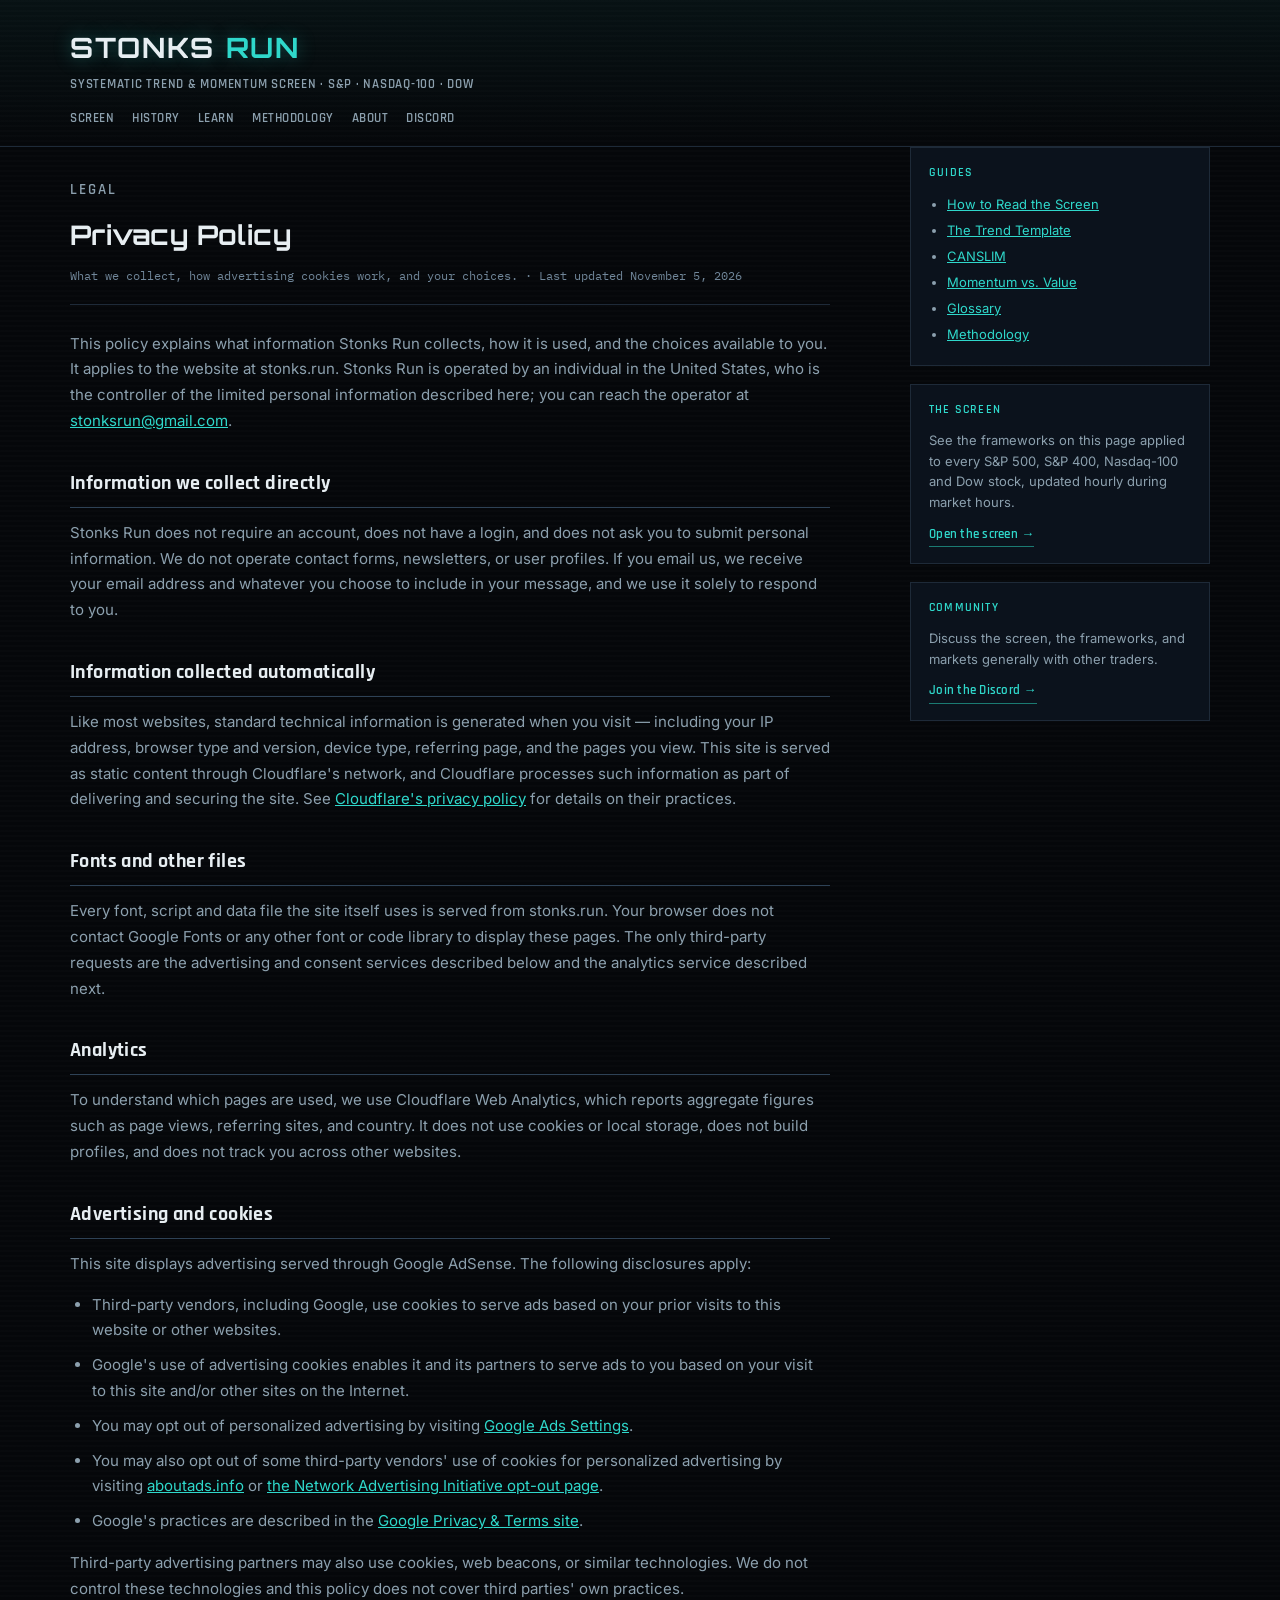
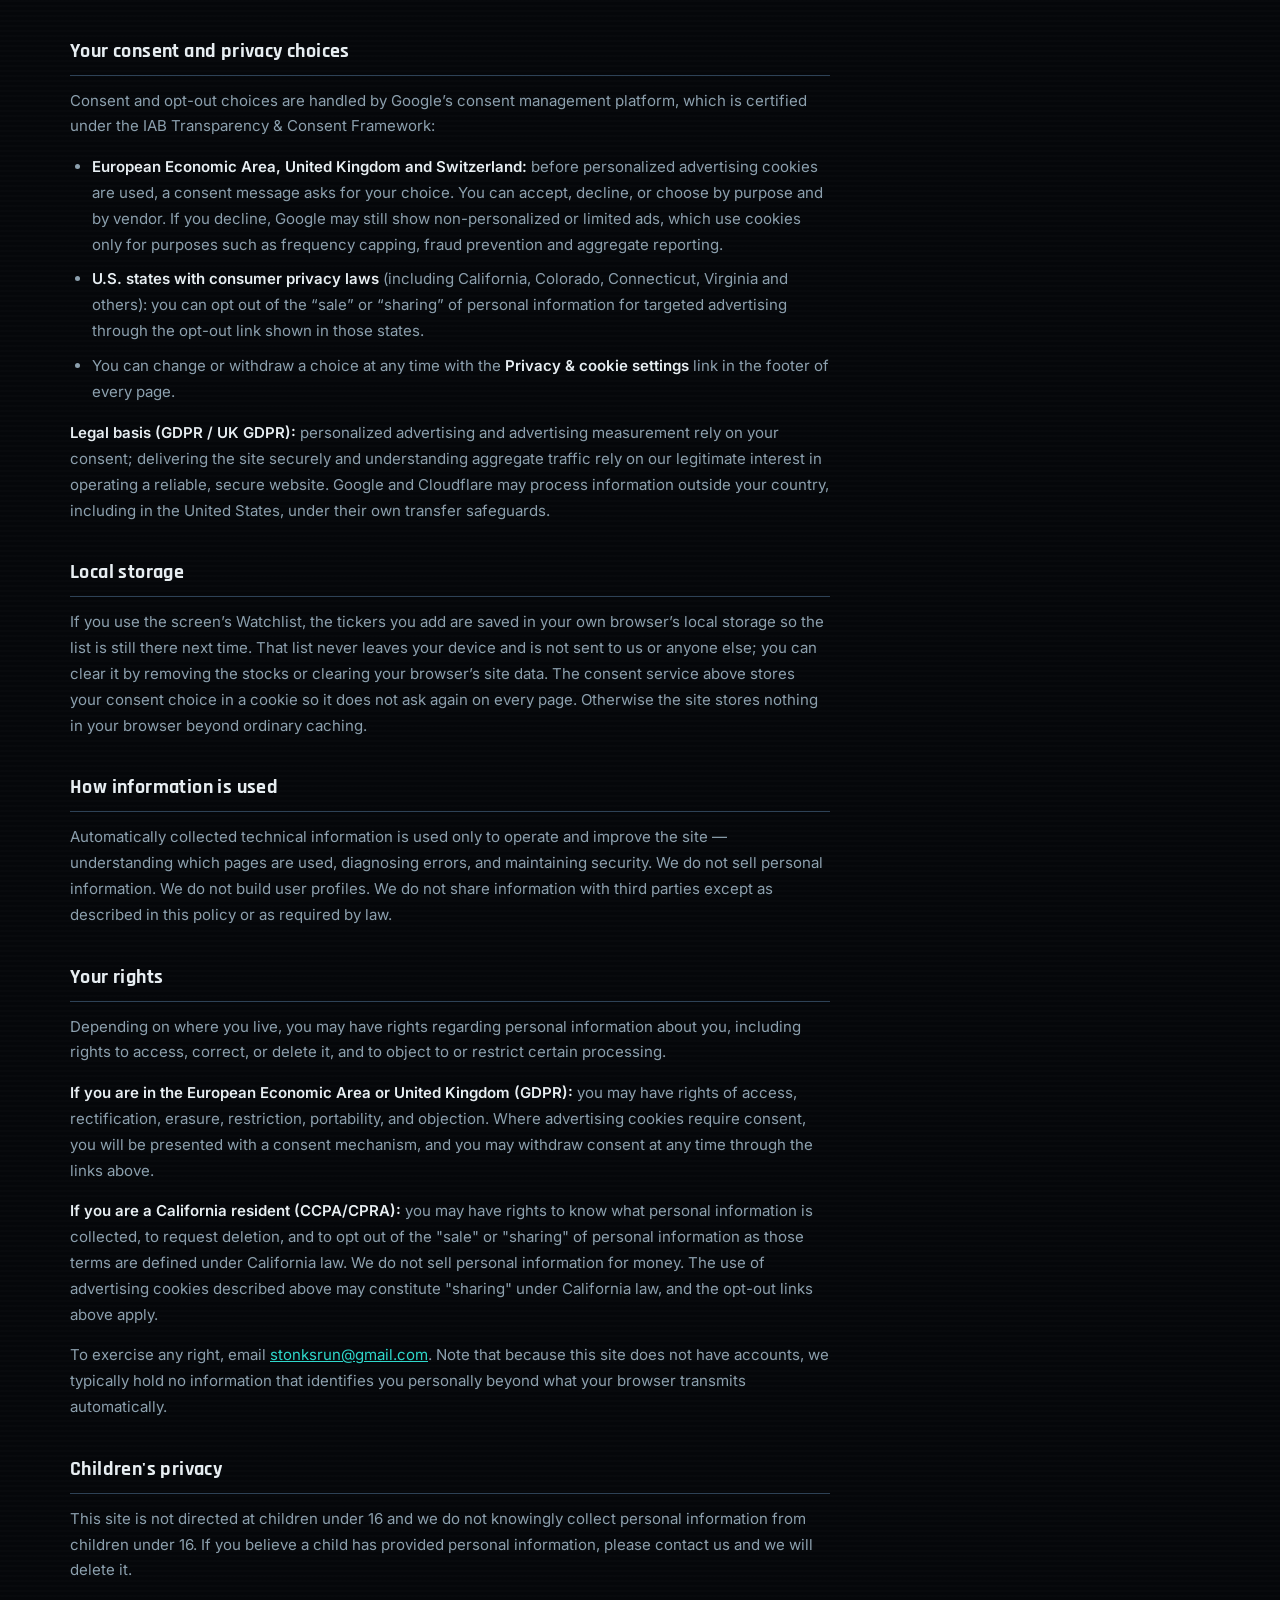
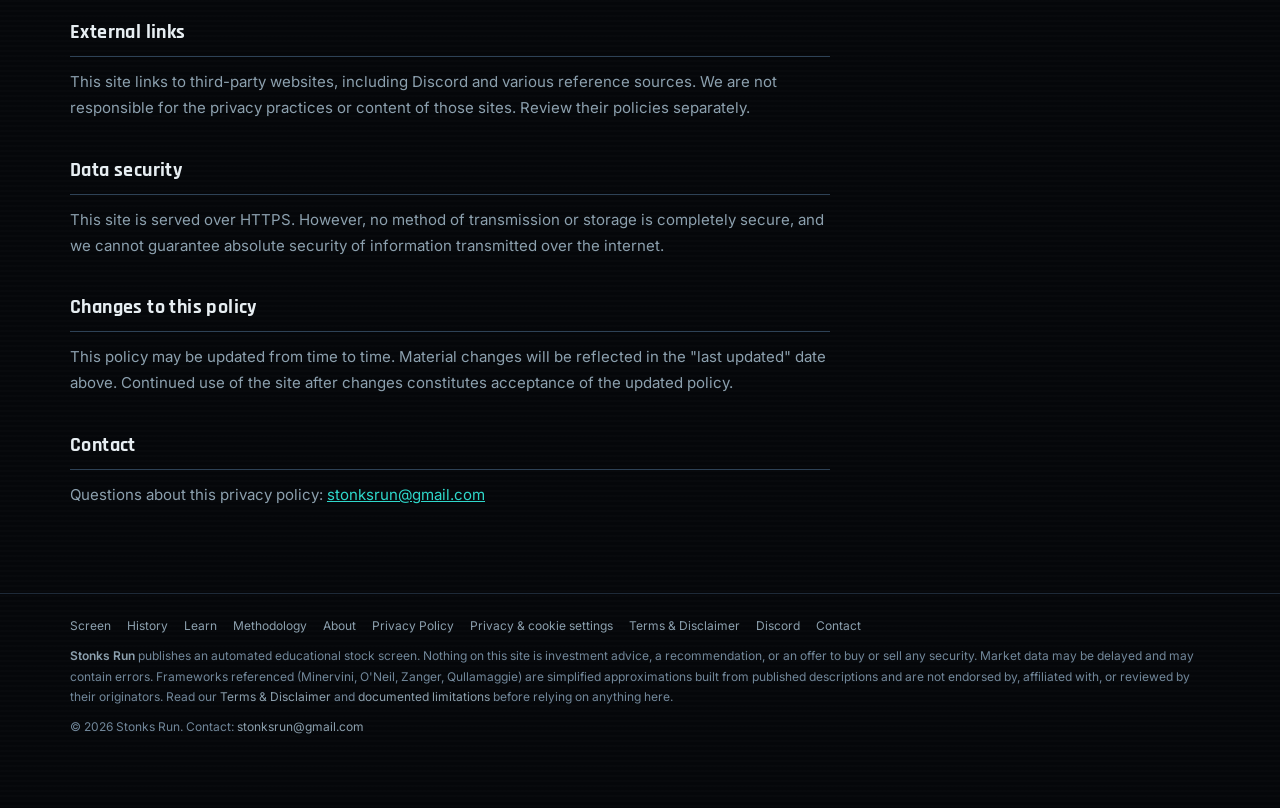
<file: docs/privacy.html>
<!doctype html>
<html lang="en">
<head>
<meta charset="utf-8">
<meta name="viewport" content="width=device-width, initial-scale=1">
<title>Privacy Policy | Stonks Run</title>
<meta name="description" content="Stonks Run privacy policy: what information is collected, how advertising cookies are used, and your rights under GDPR and CCPA.">
<link rel="canonical" href="https://stonks.run/privacy.html">
<meta name="robots" content="index, follow, max-image-preview:large">
<meta name="theme-color" content="#05070A">

<meta property="og:type" content="article">
<meta property="og:site_name" content="Stonks Run">
<meta property="og:title" content="Privacy Policy | Stonks Run">
<meta property="og:description" content="Stonks Run privacy policy: what information is collected, how advertising cookies are used, and your rights under GDPR and CCPA.">
<meta property="og:url" content="https://stonks.run/privacy.html">
<meta property="og:image" content="https://stonks.run/social-card.png">
<meta name="twitter:card" content="summary_large_image">
<meta name="twitter:title" content="Privacy Policy | Stonks Run">
<meta name="twitter:description" content="Stonks Run privacy policy: what information is collected, how advertising cookies are used, and your rights under GDPR and CCPA.">
<meta name="twitter:image" content="https://stonks.run/social-card.png">

<link rel="icon" href="favicon.png" type="image/png">
<link rel="apple-touch-icon" href="favicon.png">
<link rel="stylesheet" href="fonts/fonts.css">
<link rel="stylesheet" href="styles.css?v=7">
<script async src="https://pagead2.googlesyndication.com/pagead/js/adsbygoogle.js?client=ca-pub-2712411276486762"
     crossorigin="anonymous"></script>
</head>
<body>
<a href="#main-content" class="skip-link">Skip to main content</a>
<script type="application/ld+json">
{
  "@context": "https://schema.org",
  "@type": "Article",
  "headline": "Privacy Policy",
  "description": "Stonks Run privacy policy: what information is collected, how advertising cookies are used, and your rights under GDPR and CCPA.",
  "author": {"@type": "Organization", "name": "Stonks Run", "url": "https://stonks.run/about.html"},
  "publisher": {"@type": "Organization", "name": "Stonks Run", "url": "https://stonks.run/"},
  "datePublished": "2026-09-05",
  "dateModified": "2026-11-04",
  "mainEntityOfPage": {"@type": "WebPage", "@id": "https://stonks.run/privacy.html"},
  "isAccessibleForFree": true
}
</script>
<header class="masthead">
  <div class="wrap masthead-inner">
    <div>
      <a href="index.html" class="wordmark">Stonks<span> Run</span></a>
      <p class="tagline">Systematic Trend &amp; Momentum Screen &middot; S&amp;P &middot; Nasdaq-100 &middot; Dow</p>
      <nav class="quicknav" aria-label="Main navigation">
        <a href="index.html">Screen</a>
        <a href="history.html">History</a>
        <a href="learn.html">Learn</a>
        <a href="methodology.html">Methodology</a>
        <a href="about.html">About</a>
        <a href="https://discord.gg/7vAfMWxgN" target="_blank" rel="noopener noreferrer">Discord</a>
      </nav>
    </div>
  </div>
</header>

<main id="main-content">
<div class="wrap">
  <div class="layout">
    <article class="article col-main">
    <p class="article-eyebrow">Legal</p>
    <h1>Privacy Policy</h1>
    <div class="article-meta">What we collect, how advertising cookies work, and your choices. &middot; Last updated November 5, 2026</div>

    <p>This policy explains what information Stonks Run collects, how it is used, and the choices available to you. It
    applies to the website at stonks.run. Stonks Run is operated by an individual in the United States, who is the
    controller of the limited personal information described here; you can reach the operator at
    <a href="mailto:stonksrun@gmail.com">stonksrun@gmail.com</a>.</p>


    <h2>Information we collect directly</h2>
    <p>Stonks Run does not require an account, does not have a login, and does not ask you to submit personal information.
    We do not operate contact forms, newsletters, or user profiles. If you email us, we receive your email address and
    whatever you choose to include in your message, and we use it solely to respond to you.</p>

    <h2>Information collected automatically</h2>
    <p>Like most websites, standard technical information is generated when you visit &mdash; including your IP address,
    browser type and version, device type, referring page, and the pages you view. This site is served as static content
    through Cloudflare's network, and Cloudflare processes such information as part of delivering and securing the site.
    See <a href="https://www.cloudflare.com/privacypolicy/" target="_blank" rel="noopener noreferrer">Cloudflare's privacy policy</a>
    for details on their practices.</p>

    <h2>Fonts and other files</h2>
    <p>Every font, script and data file the site itself uses is served from stonks.run. Your browser does not contact
    Google Fonts or any other font or code library to display these pages. The only third-party requests are the
    advertising and consent services described below and the analytics service described next.</p>

    <h2>Analytics</h2>
    <p>To understand which pages are used, we use Cloudflare Web Analytics, which reports aggregate figures such as page
    views, referring sites, and country. It does not use cookies or local storage, does not build profiles, and does not
    track you across other websites.</p>

    <h2>Advertising and cookies</h2>
    <p>This site displays advertising served through Google AdSense. The following disclosures apply:</p>

    <ul>
      <li>Third-party vendors, including Google, use cookies to serve ads based on your prior visits to this website or
      other websites.</li>
      <li>Google's use of advertising cookies enables it and its partners to serve ads to you based on your visit to this
      site and/or other sites on the Internet.</li>
      <li>You may opt out of personalized advertising by visiting
      <a href="https://www.google.com/settings/ads" target="_blank" rel="noopener noreferrer">Google Ads Settings</a>.</li>
      <li>You may also opt out of some third-party vendors' use of cookies for personalized advertising by visiting
      <a href="https://www.aboutads.info/choices/" target="_blank" rel="noopener noreferrer">aboutads.info</a> or
      <a href="https://optout.networkadvertising.org/" target="_blank" rel="noopener noreferrer">the Network Advertising Initiative opt-out page</a>.</li>
      <li>Google's practices are described in the
      <a href="https://policies.google.com/technologies/partner-sites" target="_blank" rel="noopener noreferrer">Google Privacy &amp; Terms site</a>.</li>
    </ul>

    <p>Third-party advertising partners may also use cookies, web beacons, or similar technologies. We do not control these
    technologies and this policy does not cover third parties' own practices.</p>

    <h2 id="choices">Your consent and privacy choices</h2>
    <p>Consent and opt-out choices are handled by Google&rsquo;s consent management platform, which is certified under
    the IAB Transparency &amp; Consent Framework:</p>
    <ul>
      <li><strong>European Economic Area, United Kingdom and Switzerland:</strong> before personalized advertising cookies
      are used, a consent message asks for your choice. You can accept, decline, or choose by purpose and by vendor. If you
      decline, Google may still show non-personalized or limited ads, which use cookies only for purposes such as frequency
      capping, fraud prevention and aggregate reporting.</li>
      <li><strong>U.S. states with consumer privacy laws</strong> (including California, Colorado, Connecticut, Virginia
      and others): you can opt out of the &ldquo;sale&rdquo; or &ldquo;sharing&rdquo; of personal information for targeted
      advertising through the opt-out link shown in those states.</li>
      <li>You can change or withdraw a choice at any time with the <strong>Privacy &amp; cookie settings</strong> link in
      the footer of every page.</li>
    </ul>
    <p><strong>Legal basis (GDPR / UK GDPR):</strong> personalized advertising and advertising measurement rely on your
    consent; delivering the site securely and understanding aggregate traffic rely on our legitimate interest in operating
    a reliable, secure website. Google and Cloudflare may process information outside your country, including in the
    United States, under their own transfer safeguards.</p>

    <h2>Local storage</h2>
    <p>If you use the screen&rsquo;s Watchlist, the tickers you add are saved in your own browser&rsquo;s local storage
    so the list is still there next time. That list never leaves your device and is not sent to us or anyone else; you
    can clear it by removing the stocks or clearing your browser&rsquo;s site data. The consent service above stores your
    consent choice in a cookie so it does not ask again on every page. Otherwise the site stores nothing in your
    browser beyond ordinary caching.</p>

    <h2>How information is used</h2>
    <p>Automatically collected technical information is used only to operate and improve the site &mdash; understanding
    which pages are used, diagnosing errors, and maintaining security. We do not sell personal information. We do not build
    user profiles. We do not share information with third parties except as described in this policy or as required by law.</p>

    <h2>Your rights</h2>
    <p>Depending on where you live, you may have rights regarding personal information about you, including rights to
    access, correct, or delete it, and to object to or restrict certain processing.</p>

    <p><strong>If you are in the European Economic Area or United Kingdom (GDPR):</strong> you may have rights of access,
    rectification, erasure, restriction, portability, and objection. Where advertising cookies require consent, you will be
    presented with a consent mechanism, and you may withdraw consent at any time through the links above.</p>

    <p><strong>If you are a California resident (CCPA/CPRA):</strong> you may have rights to know what personal information
    is collected, to request deletion, and to opt out of the "sale" or "sharing" of personal information as those terms are
    defined under California law. We do not sell personal information for money. The use of advertising cookies described
    above may constitute "sharing" under California law, and the opt-out links above apply.</p>

    <p>To exercise any right, email <a href="mailto:stonksrun@gmail.com">stonksrun@gmail.com</a>. Note that because
    this site does not have accounts, we typically hold no information that identifies you personally beyond what your
    browser transmits automatically.</p>

    <h2>Children's privacy</h2>
    <p>This site is not directed at children under 16 and we do not knowingly collect personal information from children
    under 16. If you believe a child has provided personal information, please contact us and we will delete it.</p>

    <h2>External links</h2>
    <p>This site links to third-party websites, including Discord and various reference sources. We are not responsible for
    the privacy practices or content of those sites. Review their policies separately.</p>

    <h2>Data security</h2>
    <p>This site is served over HTTPS. However, no method of transmission or storage is completely secure, and we cannot
    guarantee absolute security of information transmitted over the internet.</p>

    <h2>Changes to this policy</h2>
    <p>This policy may be updated from time to time. Material changes will be reflected in the "last updated" date above.
    Continued use of the site after changes constitutes acceptance of the updated policy.</p>

    <h2>Contact</h2>
    <p>Questions about this privacy policy: <a href="mailto:stonksrun@gmail.com">stonksrun@gmail.com</a></p>


    </article>
    <aside class="rail">
      <div class="rail-card">
        <h3>Guides</h3>
        <ul>
          <li><a href="reading-the-screen.html">How to Read the Screen</a></li>
          <li><a href="trend-template.html">The Trend Template</a></li>
          <li><a href="canslim.html">CANSLIM</a></li>
          <li><a href="momentum-vs-value.html">Momentum vs. Value</a></li>
          <li><a href="glossary.html">Glossary</a></li>
          <li><a href="methodology.html">Methodology</a></li>
        </ul>
      </div>

      <div class="rail-card">
        <h3>The Screen</h3>
        <p>See the frameworks on this page applied to every S&amp;P 500, S&amp;P 400, Nasdaq-100 and Dow stock, updated hourly during
        market hours.</p>
        <a href="index.html" class="discord-link">Open the screen &rarr;</a>
      </div>

      <div class="rail-card">
        <h3>Community</h3>
        <p>Discuss the screen, the frameworks, and markets generally with other traders.</p>
        <a href="https://discord.gg/7vAfMWxgN" target="_blank" rel="noopener noreferrer" class="discord-link">Join the Discord &rarr;</a>
      </div>
    </aside>
  </div>
</div>
</main>

<footer>
  <div class="wrap">
    <nav class="footer-links" aria-label="Footer navigation">
      <a href="index.html">Screen</a>
      <a href="history.html">History</a>
      <a href="learn.html">Learn</a>
      <a href="methodology.html">Methodology</a>
      <a href="about.html">About</a>
      <a href="privacy.html">Privacy Policy</a>
      <a href="privacy.html#choices" data-consent-link>Privacy &amp; cookie settings</a>
      <a href="terms.html">Terms &amp; Disclaimer</a>
      <a href="https://discord.gg/7vAfMWxgN" target="_blank" rel="noopener noreferrer">Discord</a>
      <a href="mailto:stonksrun@gmail.com">Contact</a>
    </nav>
    <div>
      <strong style="color:var(--text-dim)">Stonks Run</strong> publishes an automated educational stock screen. Nothing on this site is
      investment advice, a recommendation, or an offer to buy or sell any security. Market data may be delayed and may
      contain errors. Frameworks referenced (Minervini, O'Neil, Zanger, Qullamaggie) are simplified approximations built
      from published descriptions and are not endorsed by, affiliated with, or reviewed by their originators. Read our
      <a href="terms.html">Terms &amp; Disclaimer</a> and <a href="methodology.html">documented limitations</a> before
      relying on anything here.
    </div>
    <div style="margin-top:10px">&copy; 2026 Stonks Run. Contact: <a href="mailto:stonksrun@gmail.com">stonksrun@gmail.com</a></div>
  </div>
</footer>
</body>
</html>
</file>
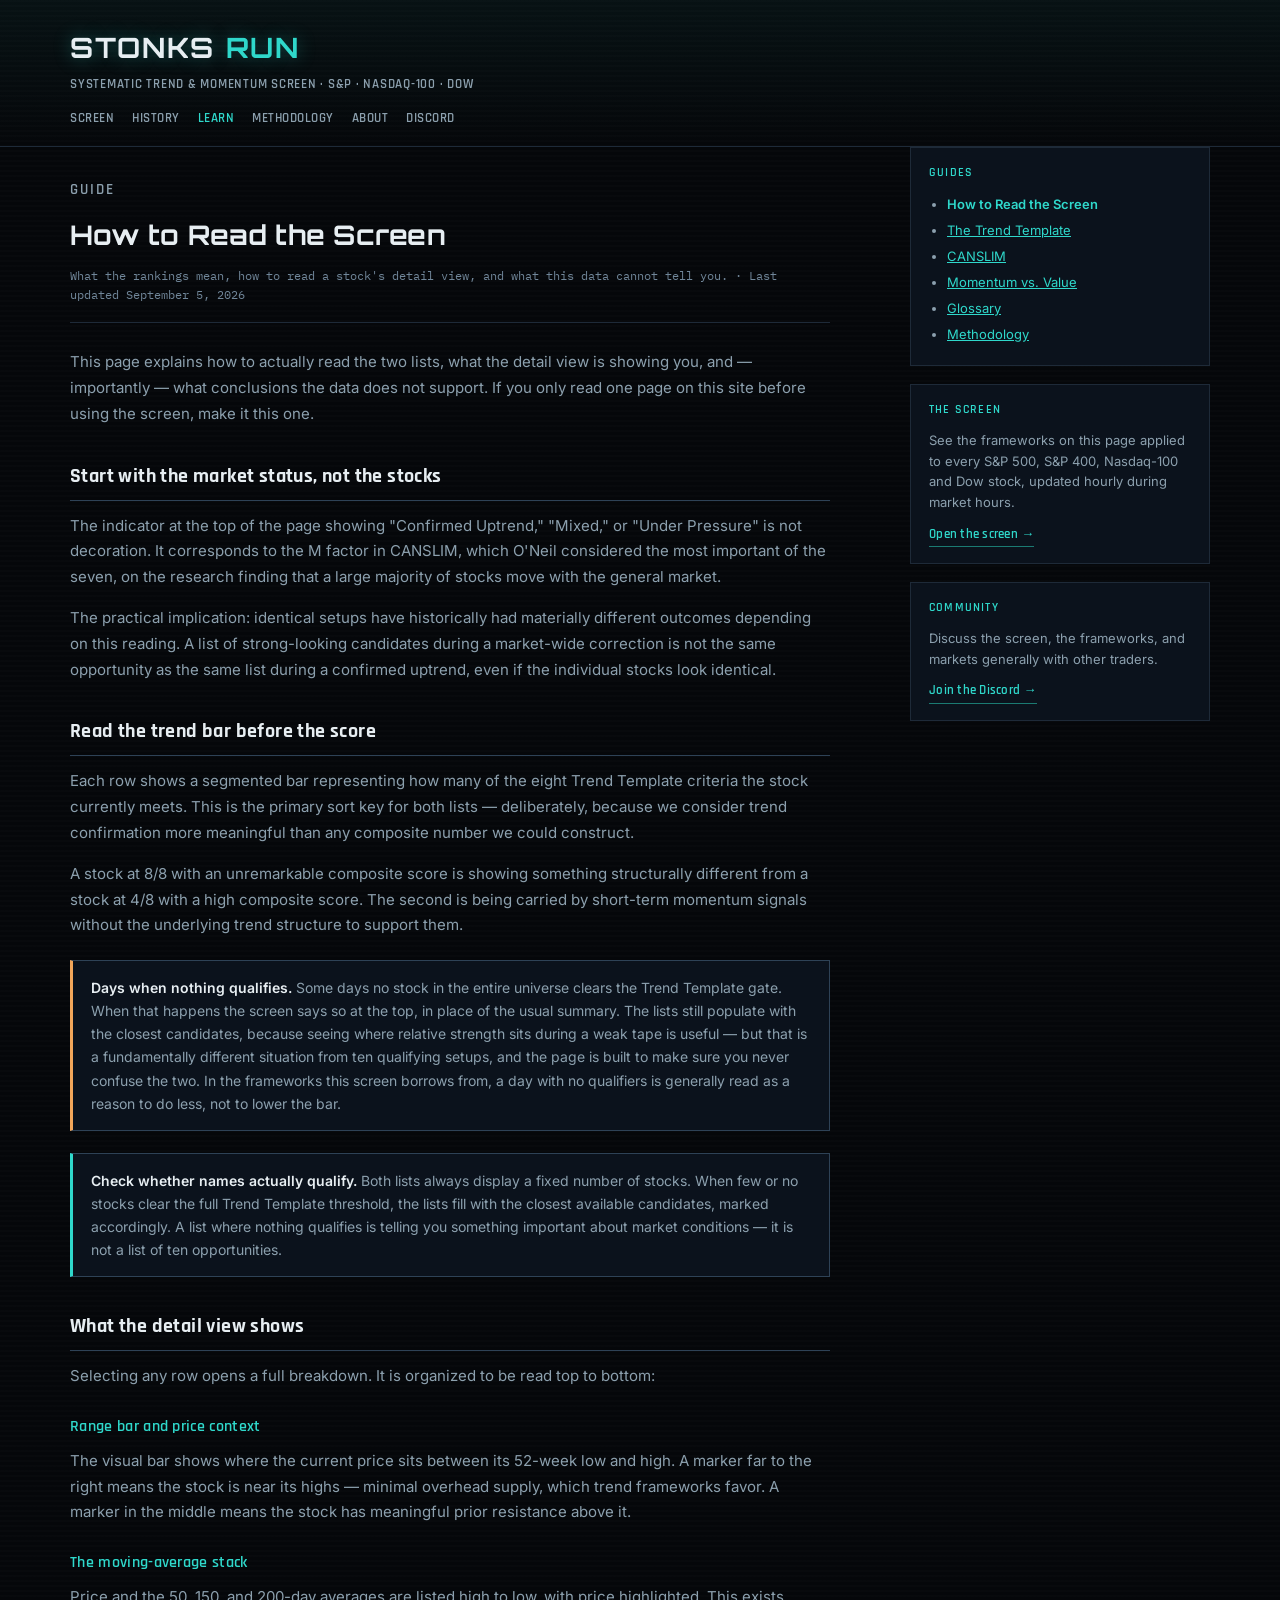
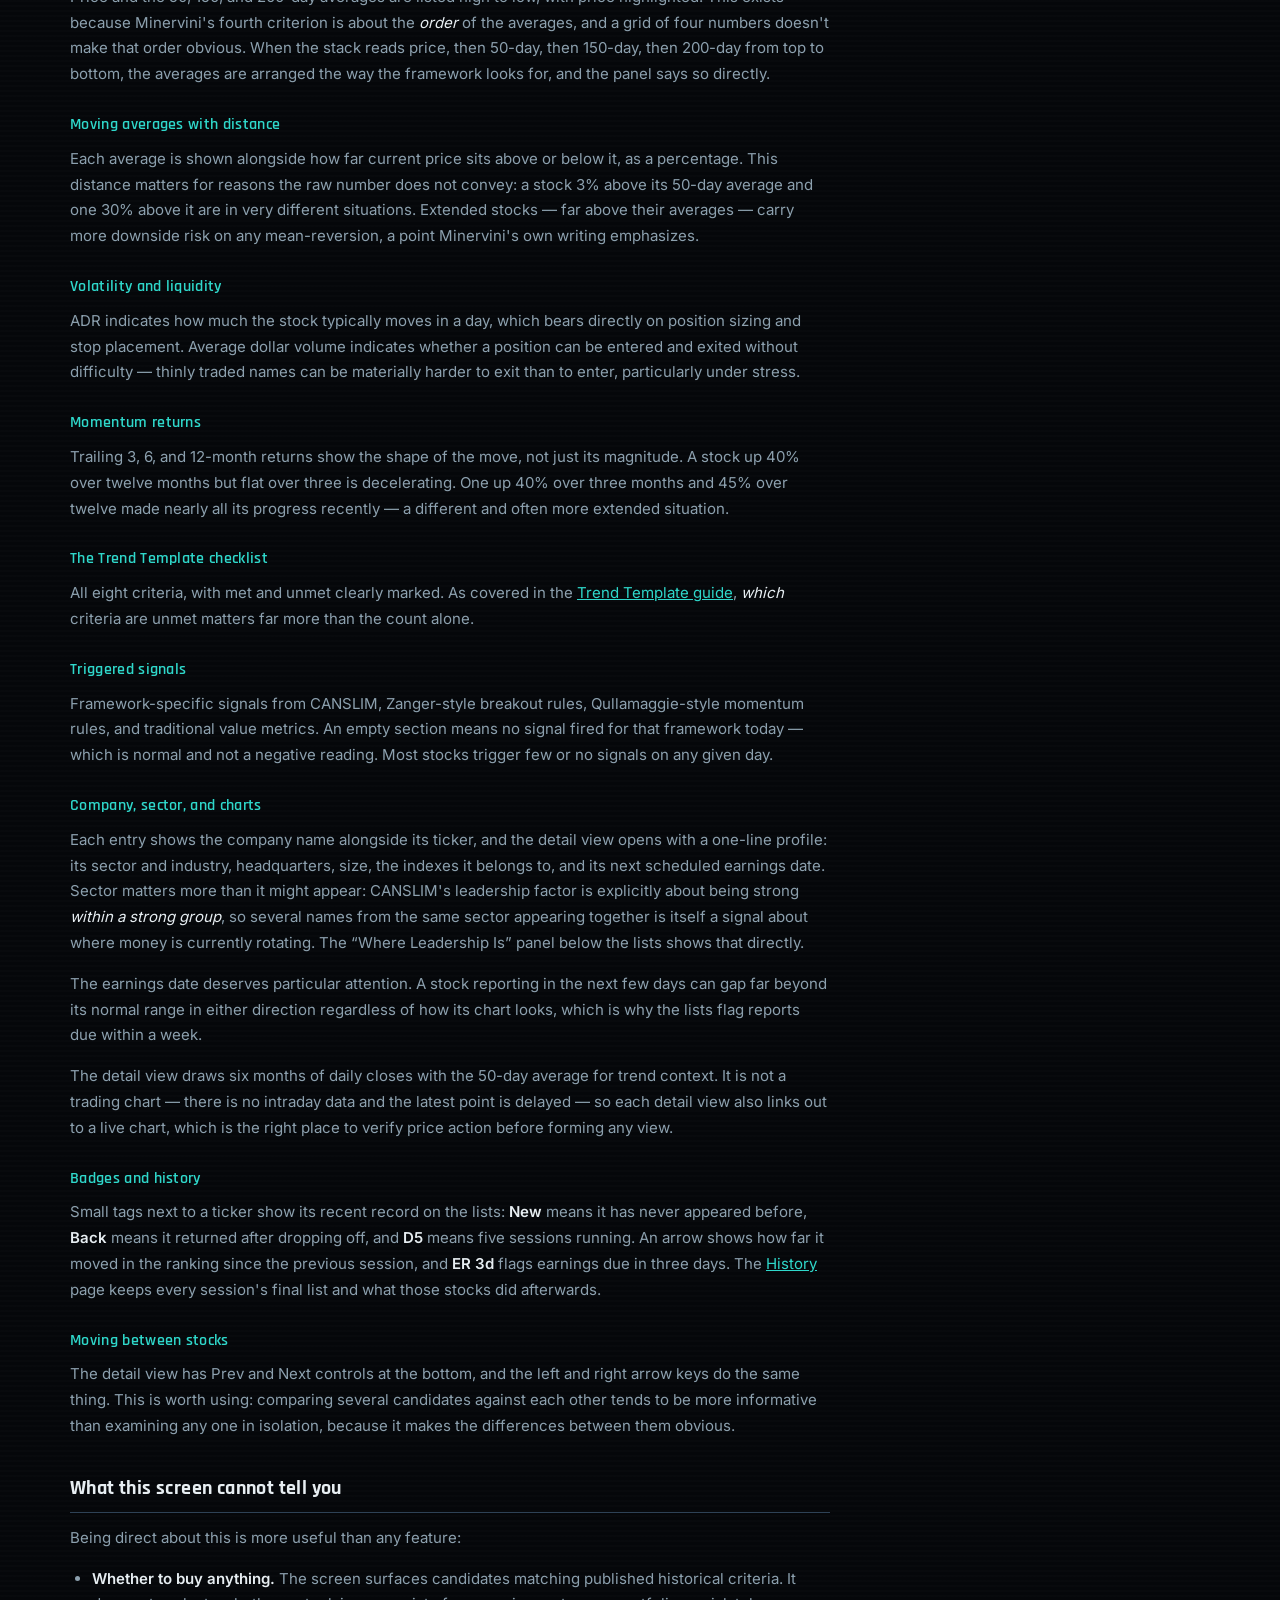
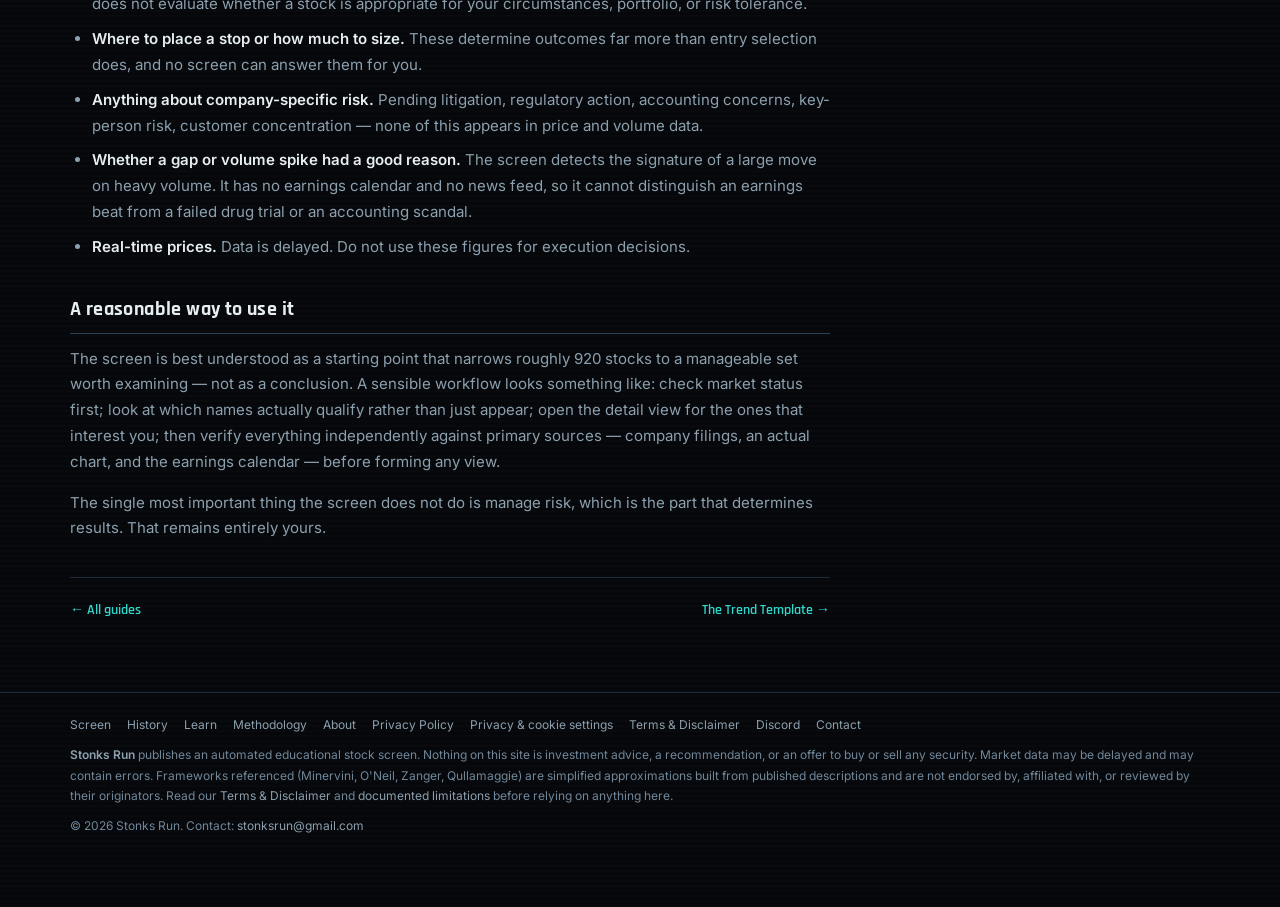
<file: docs/reading-the-screen.html>
<!doctype html>
<html lang="en">
<head>
<meta charset="utf-8">
<meta name="viewport" content="width=device-width, initial-scale=1">
<title>How to Read the Screen | Stonks Run</title>
<meta name="description" content="How to interpret the Stonks Run stock screen: what the two lists mean, how to read the detail view, and the specific conclusions the data does not support.">
<link rel="canonical" href="https://stonks.run/reading-the-screen.html">
<meta name="robots" content="index, follow, max-image-preview:large">
<meta name="theme-color" content="#05070A">

<meta property="og:type" content="article">
<meta property="og:site_name" content="Stonks Run">
<meta property="og:title" content="How to Read the Screen | Stonks Run">
<meta property="og:description" content="How to interpret the Stonks Run stock screen: what the two lists mean, how to read the detail view, and the specific conclusions the data does not support.">
<meta property="og:url" content="https://stonks.run/reading-the-screen.html">
<meta property="og:image" content="https://stonks.run/social-card.png">
<meta name="twitter:card" content="summary_large_image">
<meta name="twitter:title" content="How to Read the Screen | Stonks Run">
<meta name="twitter:description" content="How to interpret the Stonks Run stock screen: what the two lists mean, how to read the detail view, and the specific conclusions the data does not support.">
<meta name="twitter:image" content="https://stonks.run/social-card.png">

<link rel="icon" href="favicon.png" type="image/png">
<link rel="apple-touch-icon" href="favicon.png">
<link rel="stylesheet" href="fonts/fonts.css">
<link rel="stylesheet" href="styles.css?v=7">
<script async src="https://pagead2.googlesyndication.com/pagead/js/adsbygoogle.js?client=ca-pub-2712411276486762"
     crossorigin="anonymous"></script>
</head>
<body>
<a href="#main-content" class="skip-link">Skip to main content</a>
<script type="application/ld+json">
{
  "@context": "https://schema.org",
  "@type": "Article",
  "headline": "How to Read the Screen",
  "description": "How to interpret the Stonks Run stock screen: what the two lists mean, how to read the detail view, and the specific conclusions the data does not support.",
  "author": {"@type": "Organization", "name": "Stonks Run", "url": "https://stonks.run/about.html"},
  "publisher": {"@type": "Organization", "name": "Stonks Run", "url": "https://stonks.run/"},
  "datePublished": "2026-09-05",
  "dateModified": "2026-09-05",
  "mainEntityOfPage": {"@type": "WebPage", "@id": "https://stonks.run/reading-the-screen.html"},
  "isAccessibleForFree": true
}
</script>
<header class="masthead">
  <div class="wrap masthead-inner">
    <div>
      <a href="index.html" class="wordmark">Stonks<span> Run</span></a>
      <p class="tagline">Systematic Trend &amp; Momentum Screen &middot; S&amp;P &middot; Nasdaq-100 &middot; Dow</p>
      <nav class="quicknav" aria-label="Main navigation">
        <a href="index.html">Screen</a>
        <a href="history.html">History</a>
        <a href="learn.html" class="active" aria-current="page">Learn</a>
        <a href="methodology.html">Methodology</a>
        <a href="about.html">About</a>
        <a href="https://discord.gg/7vAfMWxgN" target="_blank" rel="noopener noreferrer">Discord</a>
      </nav>
    </div>
  </div>
</header>

<main id="main-content">
<div class="wrap">
  <div class="layout">
    <article class="article col-main">
    <p class="article-eyebrow">Guide</p>
    <h1>How to Read the Screen</h1>
    <div class="article-meta">What the rankings mean, how to read a stock's detail view, and what this data cannot tell you. &middot; Last updated September 5, 2026</div>

    <p>This page explains how to actually read the two lists, what the detail view is showing you, and &mdash; importantly
    &mdash; what conclusions the data does not support. If you only read one page on this site before using the screen,
    make it this one.</p>

    <h2>Start with the market status, not the stocks</h2>
    <p>The indicator at the top of the page showing "Confirmed Uptrend," "Mixed," or "Under Pressure" is not decoration. It
    corresponds to the M factor in CANSLIM, which O'Neil considered the most important of the seven, on the research finding
    that a large majority of stocks move with the general market.</p>

    <p>The practical implication: identical setups have historically had materially different outcomes depending on this
    reading. A list of strong-looking candidates during a market-wide correction is not the same opportunity as the same
    list during a confirmed uptrend, even if the individual stocks look identical.</p>

    <h2>Read the trend bar before the score</h2>
    <p>Each row shows a segmented bar representing how many of the eight Trend Template criteria the stock currently meets.
    This is the primary sort key for both lists &mdash; deliberately, because we consider trend confirmation more meaningful
    than any composite number we could construct.</p>

    <p>A stock at 8/8 with an unremarkable composite score is showing something structurally different from a stock at 4/8
    with a high composite score. The second is being carried by short-term momentum signals without the underlying trend
    structure to support them.</p>

    <div class="article-callout warn">
      <strong>Days when nothing qualifies.</strong> Some days no stock in the entire universe clears the Trend Template
      gate. When that happens the screen says so at the top, in place of the usual summary. The lists still populate with
      the closest candidates, because seeing where relative strength sits during a weak tape is useful &mdash; but that is
      a fundamentally different situation from ten qualifying setups, and the page is built to make sure you never confuse
      the two. In the frameworks this screen borrows from, a day with no qualifiers is generally read as a reason to do
      less, not to lower the bar.
    </div>

    <div class="article-callout">
      <strong>Check whether names actually qualify.</strong> Both lists always display a fixed number of stocks. When few
      or no stocks clear the full Trend Template threshold, the lists fill with the closest available candidates, marked
      accordingly. A list where nothing qualifies is telling you something important about market conditions &mdash; it is
      not a list of ten opportunities.
    </div>

    <h2>What the detail view shows</h2>
    <p>Selecting any row opens a full breakdown. It is organized to be read top to bottom:</p>

    <h3>Range bar and price context</h3>
    <p>The visual bar shows where the current price sits between its 52-week low and high. A marker far to the right means
    the stock is near its highs &mdash; minimal overhead supply, which trend frameworks favor. A marker in the middle means
    the stock has meaningful prior resistance above it.</p>

    <h3>The moving-average stack</h3>
    <p>Price and the 50, 150, and 200-day averages are listed high to low, with price highlighted. This exists because
    Minervini's fourth criterion is about the <em>order</em> of the averages, and a grid of four numbers doesn't make that
    order obvious. When the stack reads price, then 50-day, then 150-day, then 200-day from top to bottom, the averages
    are arranged the way the framework looks for, and the panel says so directly.</p>

    <h3>Moving averages with distance</h3>
    <p>Each average is shown alongside how far current price sits above or below it, as a percentage. This distance matters
    for reasons the raw number does not convey: a stock 3% above its 50-day average and one 30% above it are in very
    different situations. Extended stocks &mdash; far above their averages &mdash; carry more downside risk on any
    mean-reversion, a point Minervini's own writing emphasizes.</p>

    <h3>Volatility and liquidity</h3>
    <p>ADR indicates how much the stock typically moves in a day, which bears directly on position sizing and stop
    placement. Average dollar volume indicates whether a position can be entered and exited without difficulty &mdash;
    thinly traded names can be materially harder to exit than to enter, particularly under stress.</p>

    <h3>Momentum returns</h3>
    <p>Trailing 3, 6, and 12-month returns show the shape of the move, not just its magnitude. A stock up 40% over twelve
    months but flat over three is decelerating. One up 40% over three months and 45% over twelve made nearly all its
    progress recently &mdash; a different and often more extended situation.</p>

    <h3>The Trend Template checklist</h3>
    <p>All eight criteria, with met and unmet clearly marked. As covered in the <a href="trend-template.html">Trend Template
    guide</a>, <em>which</em> criteria are unmet matters far more than the count alone.</p>

    <h3>Triggered signals</h3>
    <p>Framework-specific signals from CANSLIM, Zanger-style breakout rules, Qullamaggie-style momentum rules, and
    traditional value metrics. An empty section means no signal fired for that framework today &mdash; which is normal and
    not a negative reading. Most stocks trigger few or no signals on any given day.</p>

    <h3>Company, sector, and charts</h3>
    <p>Each entry shows the company name alongside its ticker, and the detail view opens with a one-line profile: its
    sector and industry, headquarters, size, the indexes it belongs to, and its next scheduled earnings date. Sector matters
    more than it might appear: CANSLIM's leadership factor is explicitly about being strong <em>within a strong group</em>,
    so several names from the same sector appearing together is itself a signal about where money is currently rotating.
    The &ldquo;Where Leadership Is&rdquo; panel below the lists shows that directly.</p>
    <p>The earnings date deserves particular attention. A stock reporting in the next few days can gap far beyond its normal
    range in either direction regardless of how its chart looks, which is why the lists flag reports due within a week.</p>
    <p>The detail view draws six months of daily closes with the 50-day average for trend context. It is not a trading chart
    &mdash; there is no intraday data and the latest point is delayed &mdash; so each detail view also links out to a live
    chart, which is the right place to verify price action before forming any view.</p>

    <h3>Badges and history</h3>
    <p>Small tags next to a ticker show its recent record on the lists: <strong>New</strong> means it has never appeared
    before, <strong>Back</strong> means it returned after dropping off, and <strong>D5</strong> means five sessions running.
    An arrow shows how far it moved in the ranking since the previous session, and <strong>ER 3d</strong> flags earnings due
    in three days. The <a href="history.html">History</a> page keeps every session's final list and what those stocks did
    afterwards.</p>

    <h3>Moving between stocks</h3>
    <p>The detail view has Prev and Next controls at the bottom, and the left and right arrow keys do the same thing. This
    is worth using: comparing several candidates against each other tends to be more informative than examining any one in
    isolation, because it makes the differences between them obvious.</p>

    <h2>What this screen cannot tell you</h2>
    <p>Being direct about this is more useful than any feature:</p>

    <ul>
      <li><strong>Whether to buy anything.</strong> The screen surfaces candidates matching published historical criteria.
      It does not evaluate whether a stock is appropriate for your circumstances, portfolio, or risk tolerance.</li>
      <li><strong>Where to place a stop or how much to size.</strong> These determine outcomes far more than entry
      selection does, and no screen can answer them for you.</li>
      <li><strong>Anything about company-specific risk.</strong> Pending litigation, regulatory action, accounting
      concerns, key-person risk, customer concentration &mdash; none of this appears in price and volume data.</li>
      <li><strong>Whether a gap or volume spike had a good reason.</strong> The screen detects the signature of a large
      move on heavy volume. It has no earnings calendar and no news feed, so it cannot distinguish an earnings beat from a
      failed drug trial or an accounting scandal.</li>
      <li><strong>Real-time prices.</strong> Data is delayed. Do not use these figures for execution decisions.</li>
    </ul>

    <h2>A reasonable way to use it</h2>
    <p>The screen is best understood as a starting point that narrows roughly 920 stocks to a manageable set worth
    examining &mdash; not as a conclusion. A sensible workflow looks something like: check market status first; look at
    which names actually qualify rather than just appear; open the detail view for the ones that interest you; then verify
    everything independently against primary sources &mdash; company filings, an actual chart, and the earnings calendar
    &mdash; before forming any view.</p>

    <p>The single most important thing the screen does not do is manage risk, which is the part that determines results.
    That remains entirely yours.</p>

<nav class="next-nav" aria-label="Guide navigation"><a href="learn.html">&larr; All guides</a><a href="trend-template.html">The Trend Template &rarr;</a></nav>
    </article>
    <aside class="rail">
      <div class="rail-card">
        <h3>Guides</h3>
        <ul>
          <li><strong style="color:var(--teal)">How to Read the Screen</strong></li>
          <li><a href="trend-template.html">The Trend Template</a></li>
          <li><a href="canslim.html">CANSLIM</a></li>
          <li><a href="momentum-vs-value.html">Momentum vs. Value</a></li>
          <li><a href="glossary.html">Glossary</a></li>
          <li><a href="methodology.html">Methodology</a></li>
        </ul>
      </div>

      <div class="rail-card">
        <h3>The Screen</h3>
        <p>See the frameworks on this page applied to every S&amp;P 500, S&amp;P 400, Nasdaq-100 and Dow stock, updated hourly during
        market hours.</p>
        <a href="index.html" class="discord-link">Open the screen &rarr;</a>
      </div>

      <div class="rail-card">
        <h3>Community</h3>
        <p>Discuss the screen, the frameworks, and markets generally with other traders.</p>
        <a href="https://discord.gg/7vAfMWxgN" target="_blank" rel="noopener noreferrer" class="discord-link">Join the Discord &rarr;</a>
      </div>
    </aside>
  </div>
</div>
</main>

<footer>
  <div class="wrap">
    <nav class="footer-links" aria-label="Footer navigation">
      <a href="index.html">Screen</a>
      <a href="history.html">History</a>
      <a href="learn.html">Learn</a>
      <a href="methodology.html">Methodology</a>
      <a href="about.html">About</a>
      <a href="privacy.html">Privacy Policy</a>
      <a href="privacy.html#choices" data-consent-link>Privacy &amp; cookie settings</a>
      <a href="terms.html">Terms &amp; Disclaimer</a>
      <a href="https://discord.gg/7vAfMWxgN" target="_blank" rel="noopener noreferrer">Discord</a>
      <a href="mailto:stonksrun@gmail.com">Contact</a>
    </nav>
    <div>
      <strong style="color:var(--text-dim)">Stonks Run</strong> publishes an automated educational stock screen. Nothing on this site is
      investment advice, a recommendation, or an offer to buy or sell any security. Market data may be delayed and may
      contain errors. Frameworks referenced (Minervini, O'Neil, Zanger, Qullamaggie) are simplified approximations built
      from published descriptions and are not endorsed by, affiliated with, or reviewed by their originators. Read our
      <a href="terms.html">Terms &amp; Disclaimer</a> and <a href="methodology.html">documented limitations</a> before
      relying on anything here.
    </div>
    <div style="margin-top:10px">&copy; 2026 Stonks Run. Contact: <a href="mailto:stonksrun@gmail.com">stonksrun@gmail.com</a></div>
  </div>
</footer>
</body>
</html>
</file>
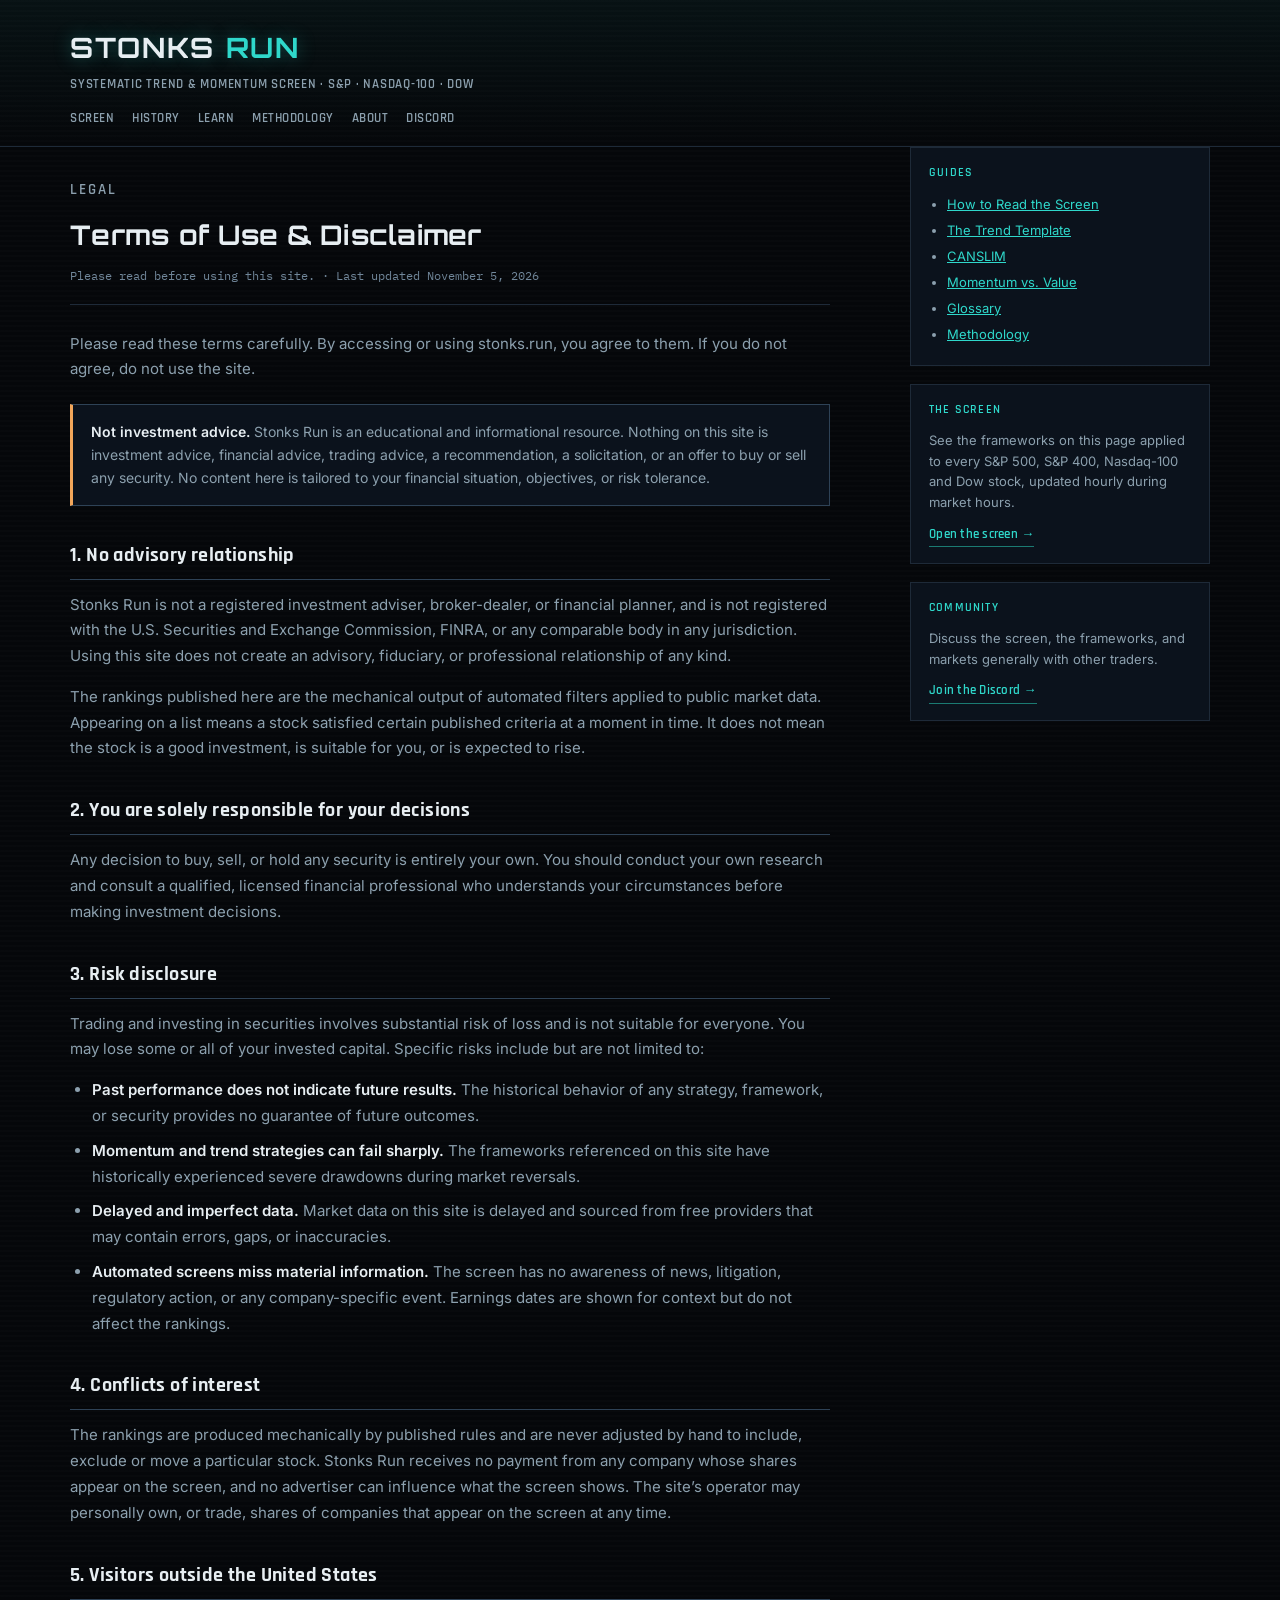
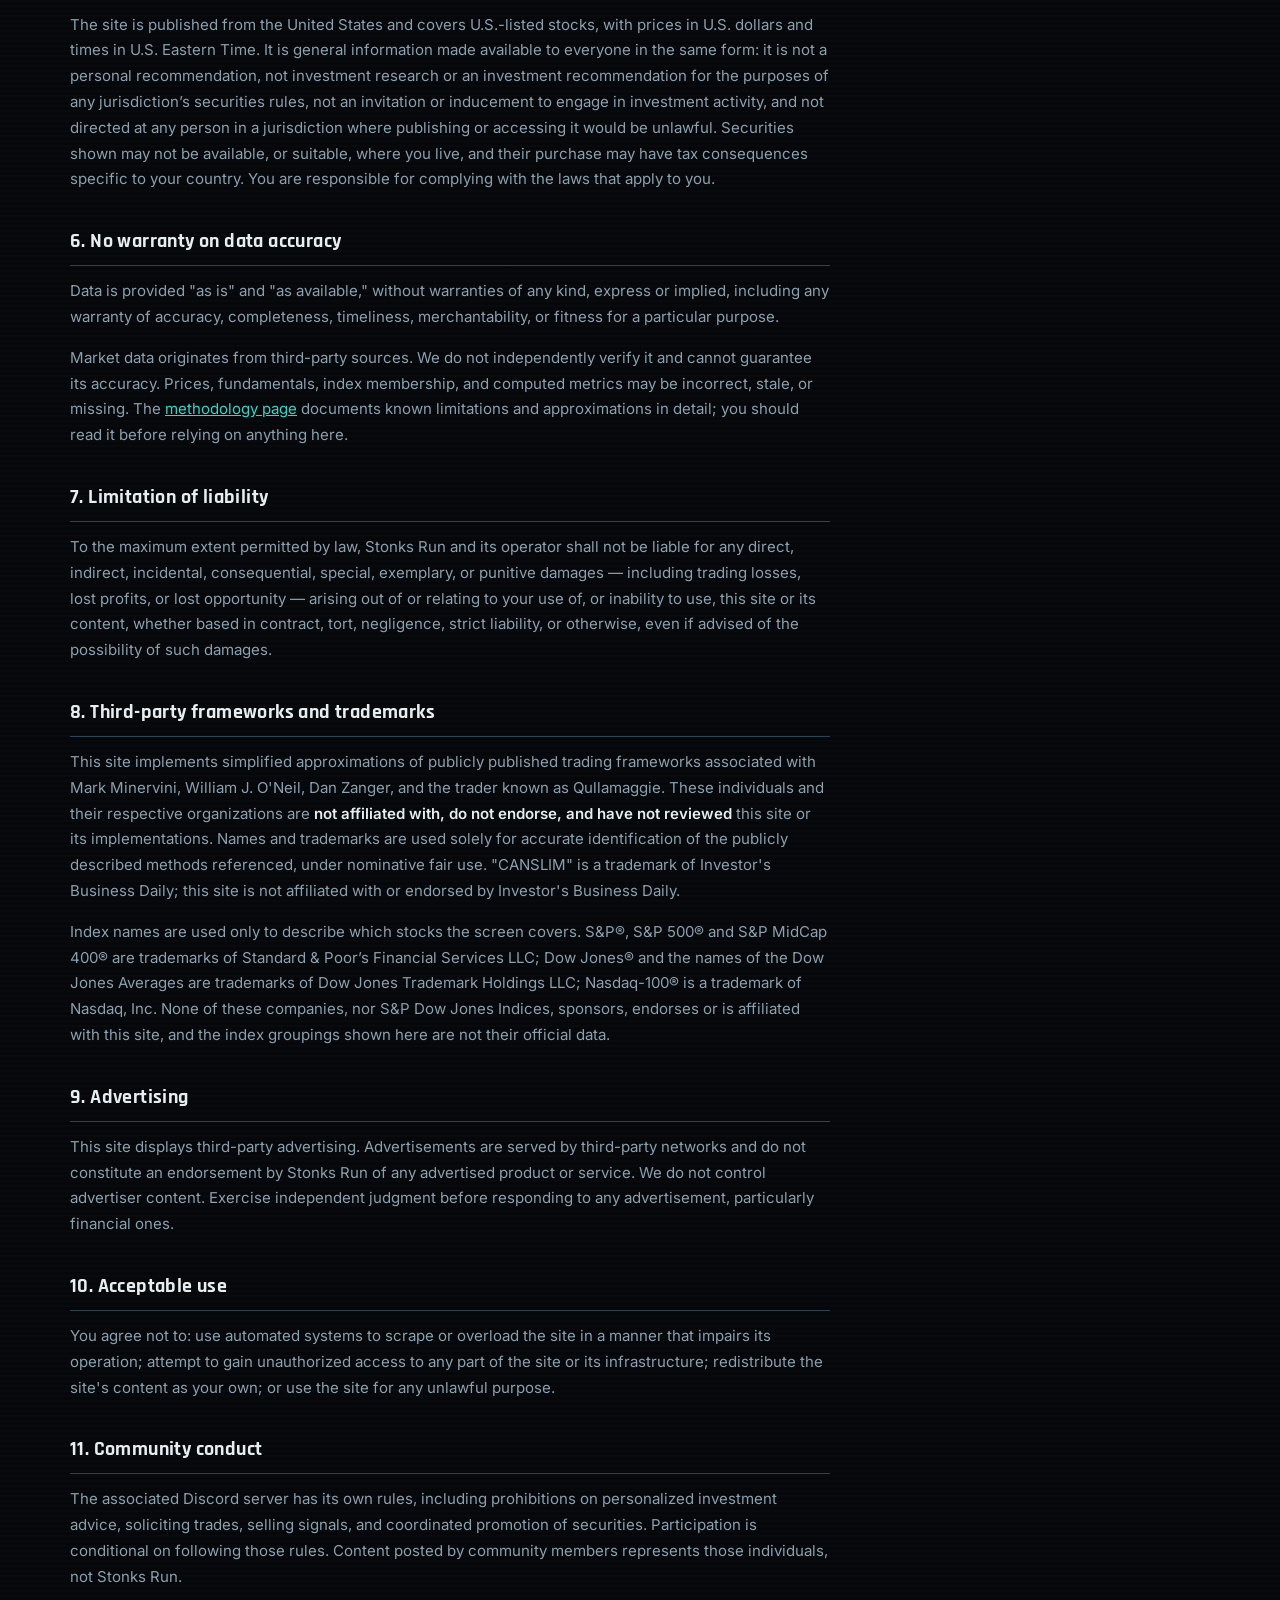
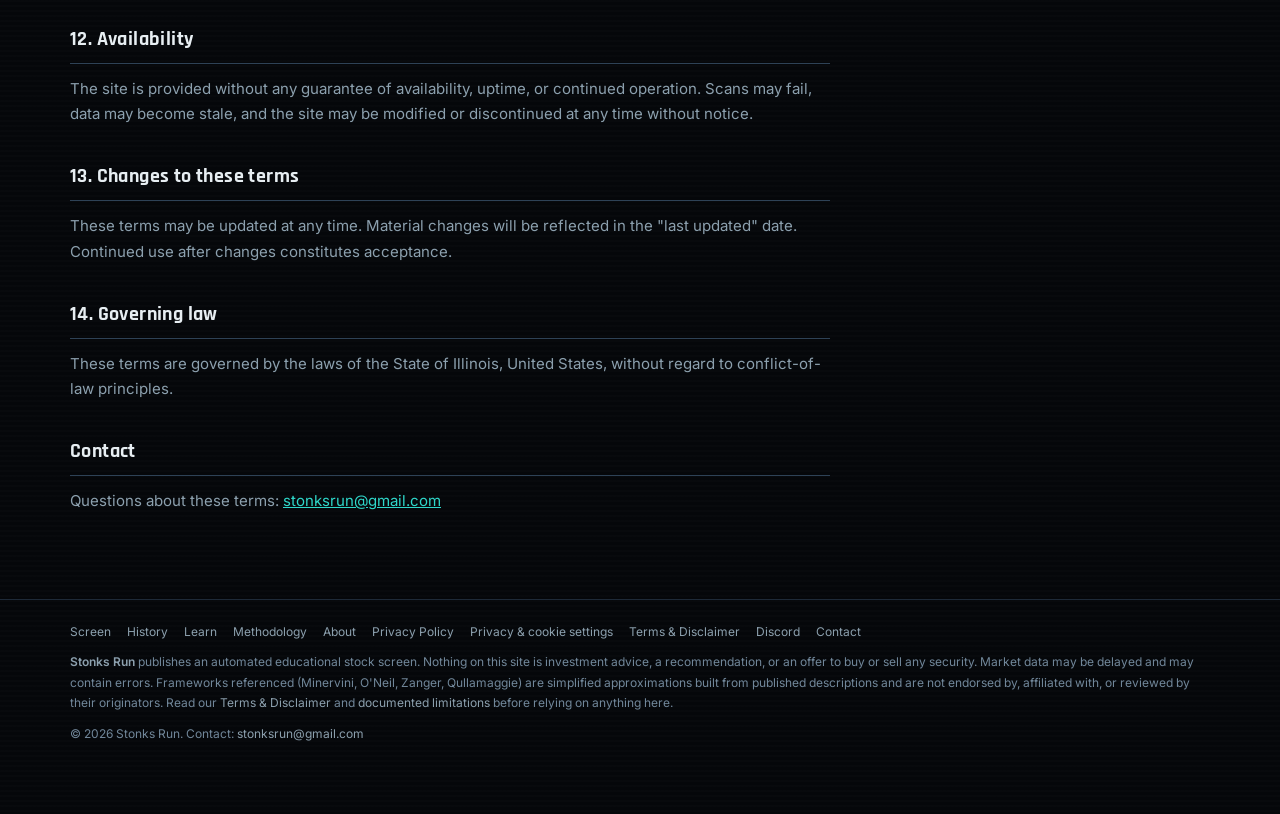
<file: docs/terms.html>
<!doctype html>
<html lang="en">
<head>
<meta charset="utf-8">
<meta name="viewport" content="width=device-width, initial-scale=1">
<title>Terms of Use &amp; Financial Disclaimer | Stonks Run</title>
<meta name="description" content="Stonks Run terms of use and full financial disclaimer. Educational content only — not investment advice, no advisory relationship, and no warranty on data accuracy.">
<link rel="canonical" href="https://stonks.run/terms.html">
<meta name="robots" content="index, follow, max-image-preview:large">
<meta name="theme-color" content="#05070A">

<meta property="og:type" content="article">
<meta property="og:site_name" content="Stonks Run">
<meta property="og:title" content="Terms of Use &amp; Financial Disclaimer | Stonks Run">
<meta property="og:description" content="Stonks Run terms of use and full financial disclaimer. Educational content only — not investment advice, no advisory relationship, and no warranty on data accuracy.">
<meta property="og:url" content="https://stonks.run/terms.html">
<meta property="og:image" content="https://stonks.run/social-card.png">
<meta name="twitter:card" content="summary_large_image">
<meta name="twitter:title" content="Terms of Use &amp; Financial Disclaimer | Stonks Run">
<meta name="twitter:description" content="Stonks Run terms of use and full financial disclaimer. Educational content only — not investment advice, no advisory relationship, and no warranty on data accuracy.">
<meta name="twitter:image" content="https://stonks.run/social-card.png">

<link rel="icon" href="favicon.png" type="image/png">
<link rel="apple-touch-icon" href="favicon.png">
<link rel="stylesheet" href="fonts/fonts.css">
<link rel="stylesheet" href="styles.css?v=7">
<script async src="https://pagead2.googlesyndication.com/pagead/js/adsbygoogle.js?client=ca-pub-2712411276486762"
     crossorigin="anonymous"></script>
</head>
<body>
<a href="#main-content" class="skip-link">Skip to main content</a>
<script type="application/ld+json">
{
  "@context": "https://schema.org",
  "@type": "Article",
  "headline": "Terms of Use & Disclaimer",
  "description": "Stonks Run terms of use and full financial disclaimer. Educational content only \u2014 not investment advice, no advisory relationship, and no warranty on data accuracy.",
  "author": {"@type": "Organization", "name": "Stonks Run", "url": "https://stonks.run/about.html"},
  "publisher": {"@type": "Organization", "name": "Stonks Run", "url": "https://stonks.run/"},
  "datePublished": "2026-09-05",
  "dateModified": "2026-09-05",
  "mainEntityOfPage": {"@type": "WebPage", "@id": "https://stonks.run/terms.html"},
  "isAccessibleForFree": true
}
</script>
<header class="masthead">
  <div class="wrap masthead-inner">
    <div>
      <a href="index.html" class="wordmark">Stonks<span> Run</span></a>
      <p class="tagline">Systematic Trend &amp; Momentum Screen &middot; S&amp;P &middot; Nasdaq-100 &middot; Dow</p>
      <nav class="quicknav" aria-label="Main navigation">
        <a href="index.html">Screen</a>
        <a href="history.html">History</a>
        <a href="learn.html">Learn</a>
        <a href="methodology.html">Methodology</a>
        <a href="about.html">About</a>
        <a href="https://discord.gg/7vAfMWxgN" target="_blank" rel="noopener noreferrer">Discord</a>
      </nav>
    </div>
  </div>
</header>

<main id="main-content">
<div class="wrap">
  <div class="layout">
    <article class="article col-main">
    <p class="article-eyebrow">Legal</p>
    <h1>Terms of Use &amp; Disclaimer</h1>
    <div class="article-meta">Please read before using this site. &middot; Last updated November 5, 2026</div>


    <p>Please read these terms carefully. By accessing or using stonks.run, you agree to them. If you do not agree, do not
    use the site.</p>

    <div class="article-callout warn">
      <strong>Not investment advice.</strong> Stonks Run is an educational and informational resource. Nothing on this site
      is investment advice, financial advice, trading advice, a recommendation, a solicitation, or an offer to buy or sell
      any security. No content here is tailored to your financial situation, objectives, or risk tolerance.
    </div>

    <h2>1. No advisory relationship</h2>
    <p>Stonks Run is not a registered investment adviser, broker-dealer, or financial planner, and is not registered with
    the U.S. Securities and Exchange Commission, FINRA, or any comparable body in any jurisdiction. Using this site does not
    create an advisory, fiduciary, or professional relationship of any kind.</p>

    <p>The rankings published here are the mechanical output of automated filters applied to public market data. Appearing
    on a list means a stock satisfied certain published criteria at a moment in time. It does not mean the stock is a good
    investment, is suitable for you, or is expected to rise.</p>

    <h2>2. You are solely responsible for your decisions</h2>
    <p>Any decision to buy, sell, or hold any security is entirely your own. You should conduct your own research and
    consult a qualified, licensed financial professional who understands your circumstances before making investment
    decisions.</p>

    <h2>3. Risk disclosure</h2>
    <p>Trading and investing in securities involves substantial risk of loss and is not suitable for everyone. You may lose
    some or all of your invested capital. Specific risks include but are not limited to:</p>
    <ul>
      <li><strong>Past performance does not indicate future results.</strong> The historical behavior of any strategy,
      framework, or security provides no guarantee of future outcomes.</li>
      <li><strong>Momentum and trend strategies can fail sharply.</strong> The frameworks referenced on this site have
      historically experienced severe drawdowns during market reversals.</li>
      <li><strong>Delayed and imperfect data.</strong> Market data on this site is delayed and sourced from free providers
      that may contain errors, gaps, or inaccuracies.</li>
      <li><strong>Automated screens miss material information.</strong> The screen has no awareness of news,
      litigation, regulatory action, or any company-specific event. Earnings dates are shown for context but do not
      affect the rankings.</li>
    </ul>

    <h2>4. Conflicts of interest</h2>
    <p>The rankings are produced mechanically by published rules and are never adjusted by hand to include, exclude or
    move a particular stock. Stonks Run receives no payment from any company whose shares appear on the screen, and no
    advertiser can influence what the screen shows. The site&rsquo;s operator may personally own, or trade, shares of
    companies that appear on the screen at any time.</p>

    <h2>5. Visitors outside the United States</h2>
    <p>The site is published from the United States and covers U.S.-listed stocks, with prices in U.S. dollars and
    times in U.S. Eastern Time. It is general information made available to everyone in the same form: it is not a
    personal recommendation, not investment research or an investment recommendation for the purposes of any
    jurisdiction&rsquo;s securities rules, not an invitation or inducement to engage in investment activity, and not
    directed at any person in a jurisdiction where publishing or accessing it would be unlawful. Securities shown may not
    be available, or suitable, where you live, and their purchase may have tax consequences specific to your country.
    You are responsible for complying with the laws that apply to you.</p>

    <h2>6. No warranty on data accuracy</h2>
    <p>Data is provided "as is" and "as available," without warranties of any kind, express or implied, including any
    warranty of accuracy, completeness, timeliness, merchantability, or fitness for a particular purpose.</p>

    <p>Market data originates from third-party sources. We do not independently verify it and cannot guarantee its
    accuracy. Prices, fundamentals, index membership, and computed metrics may be incorrect, stale, or missing. The
    <a href="methodology.html">methodology page</a> documents known limitations and approximations in detail; you should
    read it before relying on anything here.</p>

    <h2>7. Limitation of liability</h2>
    <p>To the maximum extent permitted by law, Stonks Run and its operator shall not be liable for any direct, indirect,
    incidental, consequential, special, exemplary, or punitive damages &mdash; including trading losses, lost profits, or
    lost opportunity &mdash; arising out of or relating to your use of, or inability to use, this site or its content,
    whether based in contract, tort, negligence, strict liability, or otherwise, even if advised of the possibility of such
    damages.</p>

    <h2>8. Third-party frameworks and trademarks</h2>
    <p>This site implements simplified approximations of publicly published trading frameworks associated with Mark
    Minervini, William J. O'Neil, Dan Zanger, and the trader known as Qullamaggie. These individuals and their respective
    organizations are <strong>not affiliated with, do not endorse, and have not reviewed</strong> this site or its
    implementations. Names and trademarks are used solely for accurate identification of the publicly described methods
    referenced, under nominative fair use. "CANSLIM" is a trademark of Investor's Business Daily; this site is not
    affiliated with or endorsed by Investor's Business Daily.</p>
    <p>Index names are used only to describe which stocks the screen covers. S&amp;P&reg;, S&amp;P 500&reg; and S&amp;P
    MidCap 400&reg; are trademarks of Standard &amp; Poor&rsquo;s Financial Services LLC; Dow Jones&reg; and the names of
    the Dow Jones Averages are trademarks of Dow Jones Trademark Holdings LLC; Nasdaq-100&reg; is a trademark of Nasdaq,
    Inc. None of these companies, nor S&amp;P Dow Jones Indices, sponsors, endorses or is affiliated with this site, and
    the index groupings shown here are not their official data.</p>

    <h2>9. Advertising</h2>
    <p>This site displays third-party advertising. Advertisements are served by third-party networks and do not constitute
    an endorsement by Stonks Run of any advertised product or service. We do not control advertiser content. Exercise
    independent judgment before responding to any advertisement, particularly financial ones.</p>

    <h2>10. Acceptable use</h2>
    <p>You agree not to: use automated systems to scrape or overload the site in a manner that impairs its operation;
    attempt to gain unauthorized access to any part of the site or its infrastructure; redistribute the site's content as
    your own; or use the site for any unlawful purpose.</p>

    <h2>11. Community conduct</h2>
    <p>The associated Discord server has its own rules, including prohibitions on personalized investment advice,
    soliciting trades, selling signals, and coordinated promotion of securities. Participation is conditional on following
    those rules. Content posted by community members represents those individuals, not Stonks Run.</p>

    <h2>12. Availability</h2>
    <p>The site is provided without any guarantee of availability, uptime, or continued operation. Scans may fail, data may
    become stale, and the site may be modified or discontinued at any time without notice.</p>

    <h2>13. Changes to these terms</h2>
    <p>These terms may be updated at any time. Material changes will be reflected in the "last updated" date. Continued use
    after changes constitutes acceptance.</p>

    <h2>14. Governing law</h2>
    <p>These terms are governed by the laws of the State of Illinois, United States, without regard to conflict-of-law
    principles.</p>

    <h2>Contact</h2>
    <p>Questions about these terms: <a href="mailto:stonksrun@gmail.com">stonksrun@gmail.com</a></p>


    </article>
    <aside class="rail">
      <div class="rail-card">
        <h3>Guides</h3>
        <ul>
          <li><a href="reading-the-screen.html">How to Read the Screen</a></li>
          <li><a href="trend-template.html">The Trend Template</a></li>
          <li><a href="canslim.html">CANSLIM</a></li>
          <li><a href="momentum-vs-value.html">Momentum vs. Value</a></li>
          <li><a href="glossary.html">Glossary</a></li>
          <li><a href="methodology.html">Methodology</a></li>
        </ul>
      </div>

      <div class="rail-card">
        <h3>The Screen</h3>
        <p>See the frameworks on this page applied to every S&amp;P 500, S&amp;P 400, Nasdaq-100 and Dow stock, updated hourly during
        market hours.</p>
        <a href="index.html" class="discord-link">Open the screen &rarr;</a>
      </div>

      <div class="rail-card">
        <h3>Community</h3>
        <p>Discuss the screen, the frameworks, and markets generally with other traders.</p>
        <a href="https://discord.gg/7vAfMWxgN" target="_blank" rel="noopener noreferrer" class="discord-link">Join the Discord &rarr;</a>
      </div>
    </aside>
  </div>
</div>
</main>

<footer>
  <div class="wrap">
    <nav class="footer-links" aria-label="Footer navigation">
      <a href="index.html">Screen</a>
      <a href="history.html">History</a>
      <a href="learn.html">Learn</a>
      <a href="methodology.html">Methodology</a>
      <a href="about.html">About</a>
      <a href="privacy.html">Privacy Policy</a>
      <a href="privacy.html#choices" data-consent-link>Privacy &amp; cookie settings</a>
      <a href="terms.html">Terms &amp; Disclaimer</a>
      <a href="https://discord.gg/7vAfMWxgN" target="_blank" rel="noopener noreferrer">Discord</a>
      <a href="mailto:stonksrun@gmail.com">Contact</a>
    </nav>
    <div>
      <strong style="color:var(--text-dim)">Stonks Run</strong> publishes an automated educational stock screen. Nothing on this site is
      investment advice, a recommendation, or an offer to buy or sell any security. Market data may be delayed and may
      contain errors. Frameworks referenced (Minervini, O'Neil, Zanger, Qullamaggie) are simplified approximations built
      from published descriptions and are not endorsed by, affiliated with, or reviewed by their originators. Read our
      <a href="terms.html">Terms &amp; Disclaimer</a> and <a href="methodology.html">documented limitations</a> before
      relying on anything here.
    </div>
    <div style="margin-top:10px">&copy; 2026 Stonks Run. Contact: <a href="mailto:stonksrun@gmail.com">stonksrun@gmail.com</a></div>
  </div>
</footer>
</body>
</html>
</file>
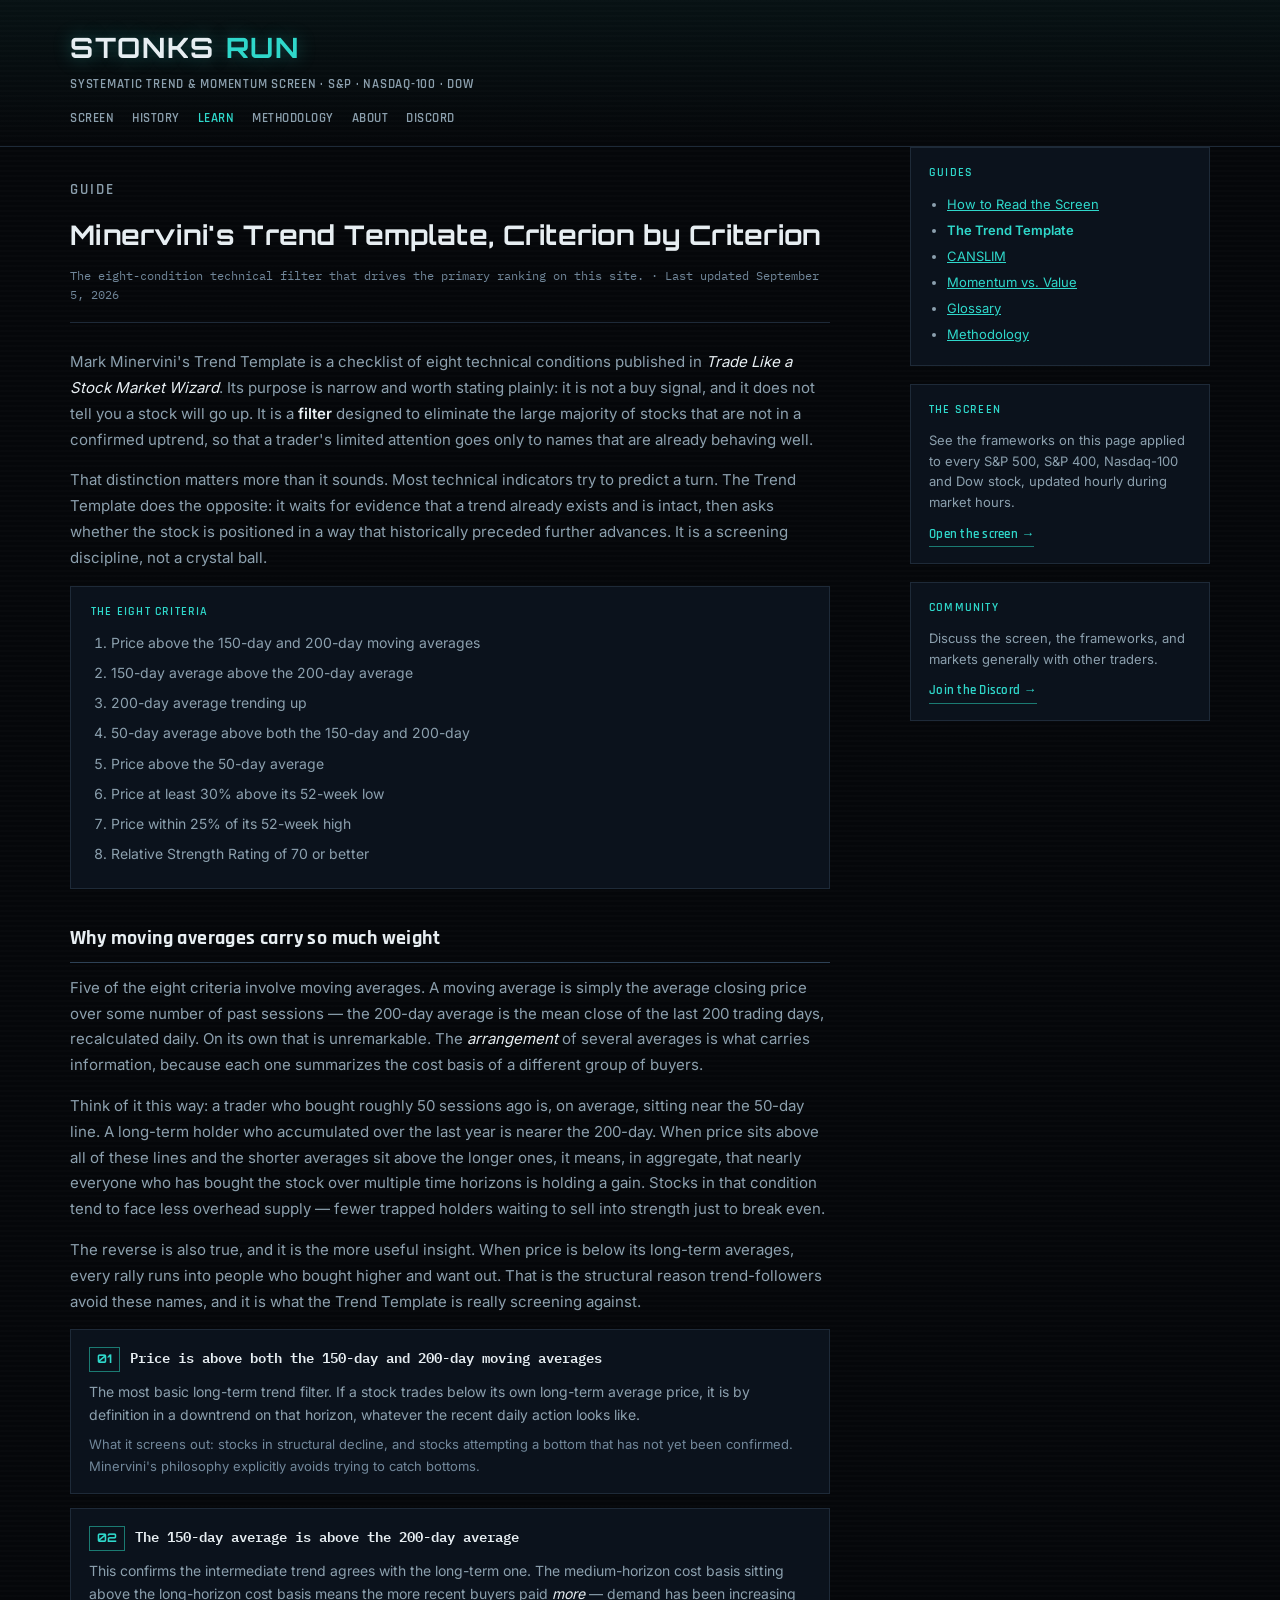
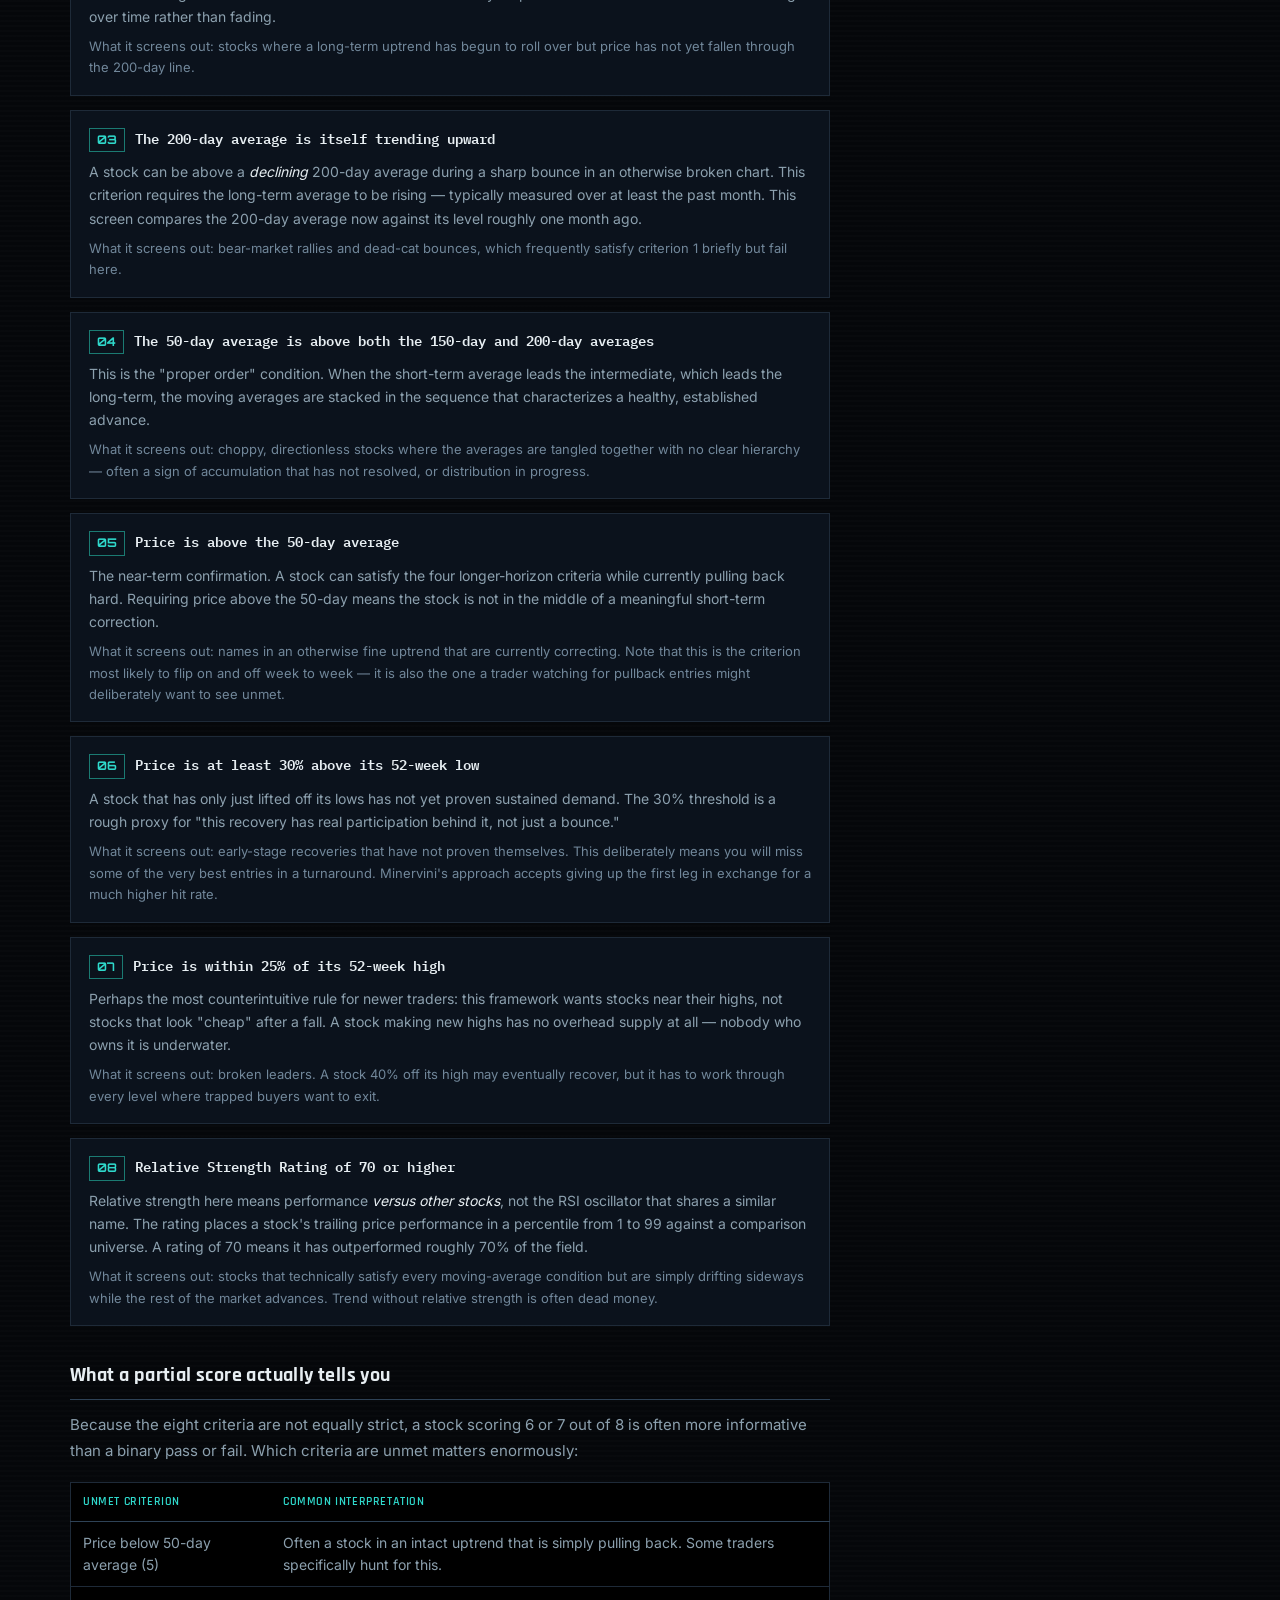
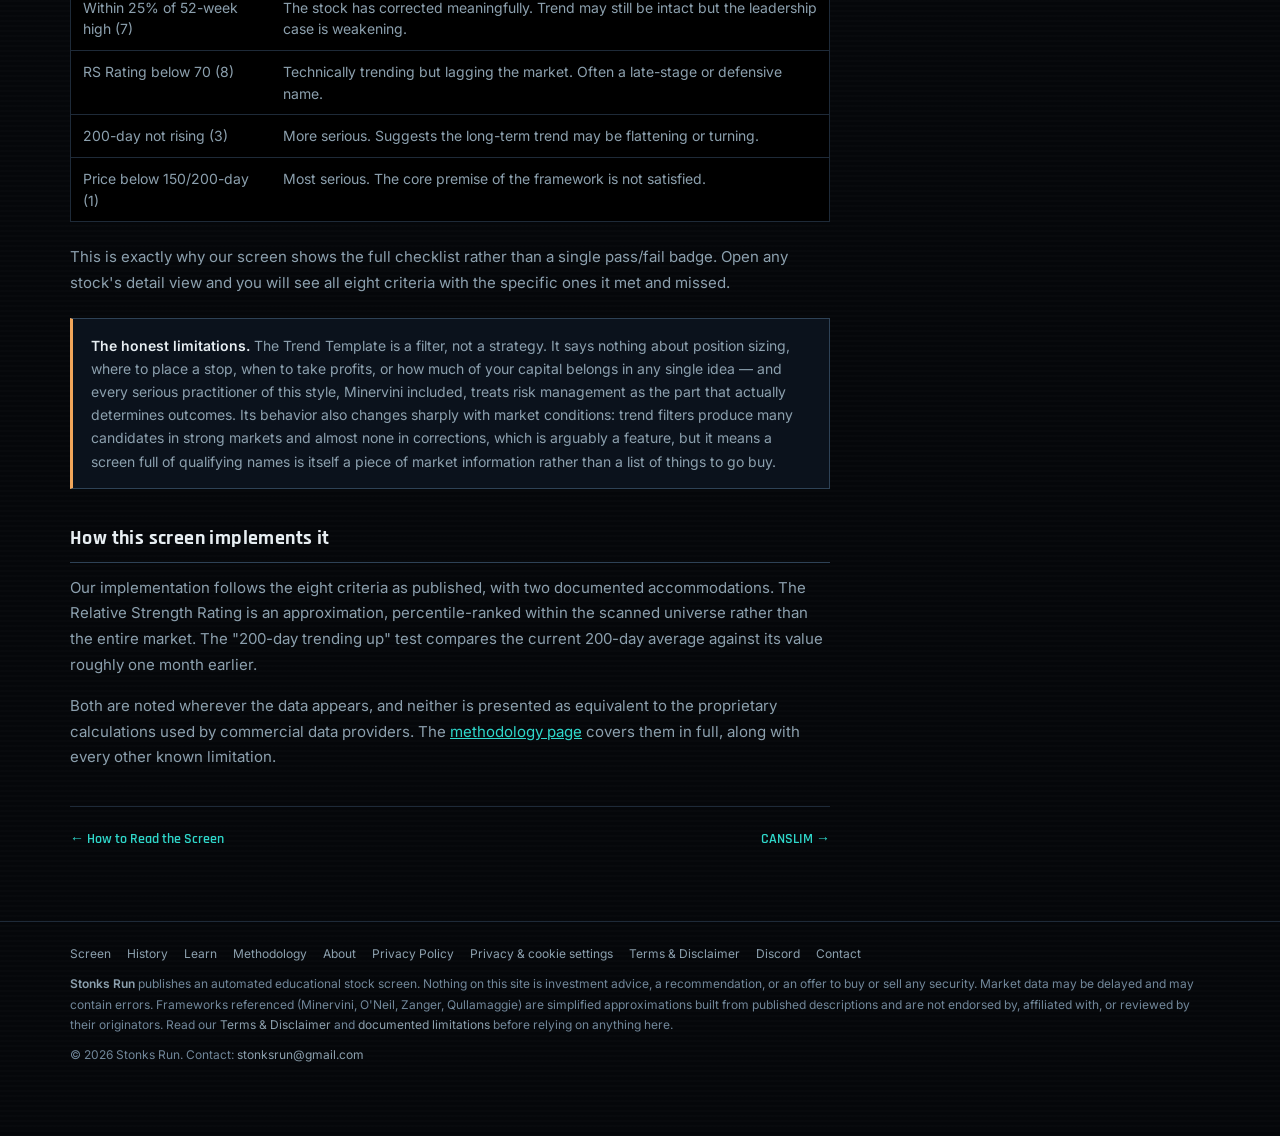
<file: docs/trend-template.html>
<!doctype html>
<html lang="en">
<head>
<meta charset="utf-8">
<meta name="viewport" content="width=device-width, initial-scale=1">
<title>Minervini&#x27;s Trend Template Explained | Stonks Run</title>
<meta name="description" content="All eight criteria of Mark Minervini&#x27;s Trend Template explained individually: what each measures, why it exists, and what a partial score actually tells you.">
<link rel="canonical" href="https://stonks.run/trend-template.html">
<meta name="robots" content="index, follow, max-image-preview:large">
<meta name="theme-color" content="#05070A">

<meta property="og:type" content="article">
<meta property="og:site_name" content="Stonks Run">
<meta property="og:title" content="Minervini&#x27;s Trend Template Explained | Stonks Run">
<meta property="og:description" content="All eight criteria of Mark Minervini&#x27;s Trend Template explained individually: what each measures, why it exists, and what a partial score actually tells you.">
<meta property="og:url" content="https://stonks.run/trend-template.html">
<meta property="og:image" content="https://stonks.run/social-card.png">
<meta name="twitter:card" content="summary_large_image">
<meta name="twitter:title" content="Minervini&#x27;s Trend Template Explained | Stonks Run">
<meta name="twitter:description" content="All eight criteria of Mark Minervini&#x27;s Trend Template explained individually: what each measures, why it exists, and what a partial score actually tells you.">
<meta name="twitter:image" content="https://stonks.run/social-card.png">

<link rel="icon" href="favicon.png" type="image/png">
<link rel="apple-touch-icon" href="favicon.png">
<link rel="stylesheet" href="fonts/fonts.css">
<link rel="stylesheet" href="styles.css?v=7">
<script async src="https://pagead2.googlesyndication.com/pagead/js/adsbygoogle.js?client=ca-pub-2712411276486762"
     crossorigin="anonymous"></script>
</head>
<body>
<a href="#main-content" class="skip-link">Skip to main content</a>
<script type="application/ld+json">
{
  "@context": "https://schema.org",
  "@type": "Article",
  "headline": "Minervini's Trend Template, Criterion by Criterion",
  "description": "All eight criteria of Mark Minervini's Trend Template explained individually: what each measures, why it exists, and what a partial score actually tells you.",
  "author": {"@type": "Organization", "name": "Stonks Run", "url": "https://stonks.run/about.html"},
  "publisher": {"@type": "Organization", "name": "Stonks Run", "url": "https://stonks.run/"},
  "datePublished": "2026-09-05",
  "dateModified": "2026-09-05",
  "mainEntityOfPage": {"@type": "WebPage", "@id": "https://stonks.run/trend-template.html"},
  "isAccessibleForFree": true
}
</script>
<header class="masthead">
  <div class="wrap masthead-inner">
    <div>
      <a href="index.html" class="wordmark">Stonks<span> Run</span></a>
      <p class="tagline">Systematic Trend &amp; Momentum Screen &middot; S&amp;P &middot; Nasdaq-100 &middot; Dow</p>
      <nav class="quicknav" aria-label="Main navigation">
        <a href="index.html">Screen</a>
        <a href="history.html">History</a>
        <a href="learn.html" class="active" aria-current="page">Learn</a>
        <a href="methodology.html">Methodology</a>
        <a href="about.html">About</a>
        <a href="https://discord.gg/7vAfMWxgN" target="_blank" rel="noopener noreferrer">Discord</a>
      </nav>
    </div>
  </div>
</header>

<main id="main-content">
<div class="wrap">
  <div class="layout">
    <article class="article col-main">
    <p class="article-eyebrow">Guide</p>
    <h1>Minervini's Trend Template, Criterion by Criterion</h1>
    <div class="article-meta">The eight-condition technical filter that drives the primary ranking on this site. &middot; Last updated September 5, 2026</div>

    <p>Mark Minervini's Trend Template is a checklist of eight technical conditions published in
    <em>Trade Like a Stock Market Wizard</em>. Its purpose is narrow and worth stating plainly: it is not a buy signal,
    and it does not tell you a stock will go up. It is a <strong>filter</strong> designed to eliminate the large majority of
    stocks that are not in a confirmed uptrend, so that a trader's limited attention goes only to names that are already
    behaving well.</p>

    <p>That distinction matters more than it sounds. Most technical indicators try to predict a turn. The Trend Template
    does the opposite: it waits for evidence that a trend already exists and is intact, then asks whether the stock is
    positioned in a way that historically preceded further advances. It is a screening discipline, not a crystal ball.</p>

    <div class="toc">
      <h2>The eight criteria</h2>
      <ol>
        <li><a href="#c1">Price above the 150-day and 200-day moving averages</a></li>
        <li><a href="#c2">150-day average above the 200-day average</a></li>
        <li><a href="#c3">200-day average trending up</a></li>
        <li><a href="#c4">50-day average above both the 150-day and 200-day</a></li>
        <li><a href="#c5">Price above the 50-day average</a></li>
        <li><a href="#c6">Price at least 30% above its 52-week low</a></li>
        <li><a href="#c7">Price within 25% of its 52-week high</a></li>
        <li><a href="#c8">Relative Strength Rating of 70 or better</a></li>
      </ol>
    </div>

    <h2>Why moving averages carry so much weight</h2>
    <p>Five of the eight criteria involve moving averages. A moving average is simply the average closing price over some
    number of past sessions &mdash; the 200-day average is the mean close of the last 200 trading days, recalculated daily.
    On its own that is unremarkable. The <em>arrangement</em> of several averages is what carries information, because each one
    summarizes the cost basis of a different group of buyers.</p>

    <p>Think of it this way: a trader who bought roughly 50 sessions ago is, on average, sitting near the 50-day line. A
    long-term holder who accumulated over the last year is nearer the 200-day. When price sits above all of these lines and
    the shorter averages sit above the longer ones, it means, in aggregate, that nearly everyone who has bought the stock
    over multiple time horizons is holding a gain. Stocks in that condition tend to face less overhead supply &mdash; fewer
    trapped holders waiting to sell into strength just to break even.</p>

    <p>The reverse is also true, and it is the more useful insight. When price is below its long-term averages, every rally
    runs into people who bought higher and want out. That is the structural reason trend-followers avoid these names, and
    it is what the Trend Template is really screening against.</p>

    <div class="criterion" id="c1">
      <h3><span class="cnum">01</span> Price is above both the 150-day and 200-day moving averages</h3>
      <p>The most basic long-term trend filter. If a stock trades below its own long-term average price, it is by definition
      in a downtrend on that horizon, whatever the recent daily action looks like.</p>
      <p class="why">What it screens out: stocks in structural decline, and stocks attempting a bottom that has not yet
      been confirmed. Minervini's philosophy explicitly avoids trying to catch bottoms.</p>
    </div>

    <div class="criterion" id="c2">
      <h3><span class="cnum">02</span> The 150-day average is above the 200-day average</h3>
      <p>This confirms the intermediate trend agrees with the long-term one. The medium-horizon cost basis sitting above
      the long-horizon cost basis means the more recent buyers paid <em>more</em> &mdash; demand has been increasing over
      time rather than fading.</p>
      <p class="why">What it screens out: stocks where a long-term uptrend has begun to roll over but price has not yet
      fallen through the 200-day line.</p>
    </div>

    <div class="criterion" id="c3">
      <h3><span class="cnum">03</span> The 200-day average is itself trending upward</h3>
      <p>A stock can be above a <em>declining</em> 200-day average during a sharp bounce in an otherwise broken chart. This
      criterion requires the long-term average to be rising &mdash; typically measured over at least the past month. This
      screen compares the 200-day average now against its level roughly one month ago.</p>
      <p class="why">What it screens out: bear-market rallies and dead-cat bounces, which frequently satisfy criterion 1
      briefly but fail here.</p>
    </div>

    <div class="criterion" id="c4">
      <h3><span class="cnum">04</span> The 50-day average is above both the 150-day and 200-day averages</h3>
      <p>This is the "proper order" condition. When the short-term average leads the intermediate, which leads the
      long-term, the moving averages are stacked in the sequence that characterizes a healthy, established advance.</p>
      <p class="why">What it screens out: choppy, directionless stocks where the averages are tangled together with no
      clear hierarchy &mdash; often a sign of accumulation that has not resolved, or distribution in progress.</p>
    </div>

    <div class="criterion" id="c5">
      <h3><span class="cnum">05</span> Price is above the 50-day average</h3>
      <p>The near-term confirmation. A stock can satisfy the four longer-horizon criteria while currently pulling back
      hard. Requiring price above the 50-day means the stock is not in the middle of a meaningful short-term correction.</p>
      <p class="why">What it screens out: names in an otherwise fine uptrend that are currently correcting. Note that this
      is the criterion most likely to flip on and off week to week &mdash; it is also the one a trader watching for
      pullback entries might deliberately want to see unmet.</p>
    </div>

    <div class="criterion" id="c6">
      <h3><span class="cnum">06</span> Price is at least 30% above its 52-week low</h3>
      <p>A stock that has only just lifted off its lows has not yet proven sustained demand. The 30% threshold is a
      rough proxy for "this recovery has real participation behind it, not just a bounce."</p>
      <p class="why">What it screens out: early-stage recoveries that have not proven themselves. This deliberately means
      you will miss some of the very best entries in a turnaround. Minervini's approach accepts giving up the first leg in
      exchange for a much higher hit rate.</p>
    </div>

    <div class="criterion" id="c7">
      <h3><span class="cnum">07</span> Price is within 25% of its 52-week high</h3>
      <p>Perhaps the most counterintuitive rule for newer traders: this framework wants stocks near their highs, not
      stocks that look "cheap" after a fall. A stock making new highs has no overhead supply at all &mdash; nobody who owns
      it is underwater.</p>
      <p class="why">What it screens out: broken leaders. A stock 40% off its high may eventually recover, but it has to
      work through every level where trapped buyers want to exit.</p>
    </div>

    <div class="criterion" id="c8">
      <h3><span class="cnum">08</span> Relative Strength Rating of 70 or higher</h3>
      <p>Relative strength here means performance <em>versus other stocks</em>, not the RSI oscillator that shares a
      similar name. The rating places a stock's trailing price performance in a percentile from 1 to 99 against a
      comparison universe. A rating of 70 means it has outperformed roughly 70% of the field.</p>
      <p class="why">What it screens out: stocks that technically satisfy every moving-average condition but are simply
      drifting sideways while the rest of the market advances. Trend without relative strength is often dead money.</p>
    </div>

    <h2>What a partial score actually tells you</h2>
    <p>Because the eight criteria are not equally strict, a stock scoring 6 or 7 out of 8 is often more informative than a
    binary pass or fail. Which criteria are unmet matters enormously:</p>

    <table>
      <tr><th>Unmet criterion</th><th>Common interpretation</th></tr>
      <tr><td>Price below 50-day average (5)</td><td>Often a stock in an intact uptrend that is simply pulling back. Some traders specifically hunt for this.</td></tr>
      <tr><td>Within 25% of 52-week high (7)</td><td>The stock has corrected meaningfully. Trend may still be intact but the leadership case is weakening.</td></tr>
      <tr><td>RS Rating below 70 (8)</td><td>Technically trending but lagging the market. Often a late-stage or defensive name.</td></tr>
      <tr><td>200-day not rising (3)</td><td>More serious. Suggests the long-term trend may be flattening or turning.</td></tr>
      <tr><td>Price below 150/200-day (1)</td><td>Most serious. The core premise of the framework is not satisfied.</td></tr>
    </table>

    <p>This is exactly why our screen shows the full checklist rather than a single pass/fail badge. Open any stock's
    detail view and you will see all eight criteria with the specific ones it met and missed.</p>

    <div class="article-callout warn">
      <strong>The honest limitations.</strong> The Trend Template is a filter, not a strategy. It says nothing about
      position sizing, where to place a stop, when to take profits, or how much of your capital belongs in any single
      idea &mdash; and every serious practitioner of this style, Minervini included, treats risk management as the part
      that actually determines outcomes. Its behavior also changes sharply with market conditions: trend filters
      produce many candidates in strong markets and almost none in corrections, which is arguably a feature, but it means
      a screen full of qualifying names is itself a piece of market information rather than a list of things to go buy.
    </div>

    <h2>How this screen implements it</h2>
    <p>Our implementation follows the eight criteria as published, with two documented accommodations. The Relative
    Strength Rating is an approximation, percentile-ranked within the scanned universe rather than the entire market. The
    "200-day trending up" test compares the current 200-day average against its value roughly one month earlier.</p>
    <p>Both are noted wherever the data appears, and neither is presented as equivalent to the proprietary calculations
    used by commercial data providers. The <a href="methodology.html">methodology page</a> covers them in full, along with
    every other known limitation.</p>

<nav class="next-nav" aria-label="Guide navigation"><a href="reading-the-screen.html">&larr; How to Read the Screen</a><a href="canslim.html">CANSLIM &rarr;</a></nav>
    </article>
    <aside class="rail">
      <div class="rail-card">
        <h3>Guides</h3>
        <ul>
          <li><a href="reading-the-screen.html">How to Read the Screen</a></li>
          <li><strong style="color:var(--teal)">The Trend Template</strong></li>
          <li><a href="canslim.html">CANSLIM</a></li>
          <li><a href="momentum-vs-value.html">Momentum vs. Value</a></li>
          <li><a href="glossary.html">Glossary</a></li>
          <li><a href="methodology.html">Methodology</a></li>
        </ul>
      </div>

      <div class="rail-card">
        <h3>The Screen</h3>
        <p>See the frameworks on this page applied to every S&amp;P 500, S&amp;P 400, Nasdaq-100 and Dow stock, updated hourly during
        market hours.</p>
        <a href="index.html" class="discord-link">Open the screen &rarr;</a>
      </div>

      <div class="rail-card">
        <h3>Community</h3>
        <p>Discuss the screen, the frameworks, and markets generally with other traders.</p>
        <a href="https://discord.gg/7vAfMWxgN" target="_blank" rel="noopener noreferrer" class="discord-link">Join the Discord &rarr;</a>
      </div>
    </aside>
  </div>
</div>
</main>

<footer>
  <div class="wrap">
    <nav class="footer-links" aria-label="Footer navigation">
      <a href="index.html">Screen</a>
      <a href="history.html">History</a>
      <a href="learn.html">Learn</a>
      <a href="methodology.html">Methodology</a>
      <a href="about.html">About</a>
      <a href="privacy.html">Privacy Policy</a>
      <a href="privacy.html#choices" data-consent-link>Privacy &amp; cookie settings</a>
      <a href="terms.html">Terms &amp; Disclaimer</a>
      <a href="https://discord.gg/7vAfMWxgN" target="_blank" rel="noopener noreferrer">Discord</a>
      <a href="mailto:stonksrun@gmail.com">Contact</a>
    </nav>
    <div>
      <strong style="color:var(--text-dim)">Stonks Run</strong> publishes an automated educational stock screen. Nothing on this site is
      investment advice, a recommendation, or an offer to buy or sell any security. Market data may be delayed and may
      contain errors. Frameworks referenced (Minervini, O'Neil, Zanger, Qullamaggie) are simplified approximations built
      from published descriptions and are not endorsed by, affiliated with, or reviewed by their originators. Read our
      <a href="terms.html">Terms &amp; Disclaimer</a> and <a href="methodology.html">documented limitations</a> before
      relying on anything here.
    </div>
    <div style="margin-top:10px">&copy; 2026 Stonks Run. Contact: <a href="mailto:stonksrun@gmail.com">stonksrun@gmail.com</a></div>
  </div>
</footer>
</body>
</html>
</file>
<file: docs/fonts/fonts.css>
/* Self-hosted web fonts (latin subset), from Fontsource 5.3.0.
   Served from this site so visitors' browsers never contact Google Fonts.
   All four families are licensed under the SIL Open Font License 1.1 (see OFL.txt). */
@font-face {
  font-family: 'Orbitron';
  font-style: normal;
  font-weight: 500;
  font-display: swap;
  src: url(orbitron-latin-500-normal.woff2) format('woff2');
  unicode-range: U+0000-00FF,U+0131,U+0152-0153,U+02BB-02BC,U+02C6,U+02DA,U+02DC,U+0304,U+0308,U+0329,U+2000-206F,U+20AC,U+2122,U+2191,U+2193,U+2212,U+2215,U+FEFF,U+FFFD;
}
@font-face {
  font-family: 'Orbitron';
  font-style: normal;
  font-weight: 700;
  font-display: swap;
  src: url(orbitron-latin-700-normal.woff2) format('woff2');
  unicode-range: U+0000-00FF,U+0131,U+0152-0153,U+02BB-02BC,U+02C6,U+02DA,U+02DC,U+0304,U+0308,U+0329,U+2000-206F,U+20AC,U+2122,U+2191,U+2193,U+2212,U+2215,U+FEFF,U+FFFD;
}
@font-face {
  font-family: 'Rajdhani';
  font-style: normal;
  font-weight: 500;
  font-display: swap;
  src: url(rajdhani-latin-500-normal.woff2) format('woff2');
  unicode-range: U+0000-00FF,U+0131,U+0152-0153,U+02BB-02BC,U+02C6,U+02DA,U+02DC,U+0304,U+0308,U+0329,U+2000-206F,U+20AC,U+2122,U+2191,U+2193,U+2212,U+2215,U+FEFF,U+FFFD;
}
@font-face {
  font-family: 'Rajdhani';
  font-style: normal;
  font-weight: 600;
  font-display: swap;
  src: url(rajdhani-latin-600-normal.woff2) format('woff2');
  unicode-range: U+0000-00FF,U+0131,U+0152-0153,U+02BB-02BC,U+02C6,U+02DA,U+02DC,U+0304,U+0308,U+0329,U+2000-206F,U+20AC,U+2122,U+2191,U+2193,U+2212,U+2215,U+FEFF,U+FFFD;
}
@font-face {
  font-family: 'Rajdhani';
  font-style: normal;
  font-weight: 700;
  font-display: swap;
  src: url(rajdhani-latin-700-normal.woff2) format('woff2');
  unicode-range: U+0000-00FF,U+0131,U+0152-0153,U+02BB-02BC,U+02C6,U+02DA,U+02DC,U+0304,U+0308,U+0329,U+2000-206F,U+20AC,U+2122,U+2191,U+2193,U+2212,U+2215,U+FEFF,U+FFFD;
}
@font-face {
  font-family: 'IBM Plex Mono';
  font-style: normal;
  font-weight: 400;
  font-display: swap;
  src: url(ibm-plex-mono-latin-400-normal.woff2) format('woff2');
  unicode-range: U+0000-00FF,U+0131,U+0152-0153,U+02BB-02BC,U+02C6,U+02DA,U+02DC,U+0304,U+0308,U+0329,U+2000-206F,U+20AC,U+2122,U+2191,U+2193,U+2212,U+2215,U+FEFF,U+FFFD;
}
@font-face {
  font-family: 'IBM Plex Mono';
  font-style: normal;
  font-weight: 500;
  font-display: swap;
  src: url(ibm-plex-mono-latin-500-normal.woff2) format('woff2');
  unicode-range: U+0000-00FF,U+0131,U+0152-0153,U+02BB-02BC,U+02C6,U+02DA,U+02DC,U+0304,U+0308,U+0329,U+2000-206F,U+20AC,U+2122,U+2191,U+2193,U+2212,U+2215,U+FEFF,U+FFFD;
}
@font-face {
  font-family: 'IBM Plex Mono';
  font-style: normal;
  font-weight: 600;
  font-display: swap;
  src: url(ibm-plex-mono-latin-600-normal.woff2) format('woff2');
  unicode-range: U+0000-00FF,U+0131,U+0152-0153,U+02BB-02BC,U+02C6,U+02DA,U+02DC,U+0304,U+0308,U+0329,U+2000-206F,U+20AC,U+2122,U+2191,U+2193,U+2212,U+2215,U+FEFF,U+FFFD;
}
@font-face {
  font-family: 'Inter';
  font-style: normal;
  font-weight: 400;
  font-display: swap;
  src: url(inter-latin-400-normal.woff2) format('woff2');
  unicode-range: U+0000-00FF,U+0131,U+0152-0153,U+02BB-02BC,U+02C6,U+02DA,U+02DC,U+0304,U+0308,U+0329,U+2000-206F,U+20AC,U+2122,U+2191,U+2193,U+2212,U+2215,U+FEFF,U+FFFD;
}
@font-face {
  font-family: 'Inter';
  font-style: normal;
  font-weight: 500;
  font-display: swap;
  src: url(inter-latin-500-normal.woff2) format('woff2');
  unicode-range: U+0000-00FF,U+0131,U+0152-0153,U+02BB-02BC,U+02C6,U+02DA,U+02DC,U+0304,U+0308,U+0329,U+2000-206F,U+20AC,U+2122,U+2191,U+2193,U+2212,U+2215,U+FEFF,U+FFFD;
}
@font-face {
  font-family: 'Inter';
  font-style: normal;
  font-weight: 600;
  font-display: swap;
  src: url(inter-latin-600-normal.woff2) format('woff2');
  unicode-range: U+0000-00FF,U+0131,U+0152-0153,U+02BB-02BC,U+02C6,U+02DA,U+02DC,U+0304,U+0308,U+0329,U+2000-206F,U+20AC,U+2122,U+2191,U+2193,U+2212,U+2215,U+FEFF,U+FFFD;
}
</file>
<file: docs/styles.css>
:root {
  --bg: #05070A;
  --bg-panel: #0B121C;
  --bg-inset: #000000;
  --hairline: #1E2A38;
  --hairline-bright: #2E4256;

  --teal: #2FD8CB;
  --teal-dim: #1B7A72;
  --amber: #F2A65A;
  --amber-dim: #8C5E2E;
  --magenta: #E8497A;

  --text: #E7EEF2;
  --text-dim: #8CA0AE;
  --text-faint: #71879A;   /* 5.0:1 on panels, WCAG AA for small text (was #566A78, 3.3:1) */

  --gain: #33D9A8;
  --loss: #E8664F;

  --font-display: 'Orbitron', sans-serif;
  --font-label: 'Rajdhani', sans-serif;
  --font-mono: 'IBM Plex Mono', 'Courier New', monospace;
  --font-body: 'Inter', -apple-system, sans-serif;
}

* { box-sizing: border-box; }
body {
  margin: 0; padding: 0 0 60px;
  background:
    repeating-linear-gradient(180deg, rgba(255,255,255,0.012) 0 2px, transparent 2px 5px),
    radial-gradient(ellipse 900px 500px at 50% -10%, rgba(47,216,203,0.09), transparent 60%),
    var(--bg);
  color: var(--text);
  font-family: var(--font-body);
  font-size: 15px;
  line-height: 1.55;
}
a { color: var(--teal); }
.wrap { max-width: 1180px; margin: 0 auto; padding: 0 20px; }

/* ---------- tooltip system ---------- */
[data-tip] { cursor: help; position: relative; border-bottom: 1px dotted var(--text-faint); }
[data-tip]:hover, [data-tip]:focus { outline: none; }
[data-tip]:hover::after, [data-tip]:focus::after {
  content: attr(data-tip);
  position: absolute; bottom: calc(100% + 9px); left: 50%; transform: translateX(-50%);
  background: #000; border: 1px solid var(--teal); color: var(--text);
  padding: 9px 11px; font-family: var(--font-body); font-size: 12.5px; font-weight: 400;
  line-height: 1.45; white-space: normal; width: max-content; max-width: 250px;
  z-index: 80; box-shadow: 0 6px 18px rgba(0,0,0,0.55); text-align: left;
}
[data-tip]:hover::before, [data-tip]:focus::before {
  content: ""; position: absolute; bottom: calc(100% + 4px); left: 50%; transform: translateX(-50%);
  border: 5px solid transparent; border-top-color: var(--teal); z-index: 80;
}
th[data-tip] { text-decoration: none; }
@media (max-width: 560px) {
  [data-tip]:hover::after, [data-tip]:focus::after { max-width: 200px; font-size: 12px; }
}

/* ---------- masthead ---------- */
header.masthead {
  border-bottom: 1px solid var(--hairline);
  background: linear-gradient(180deg, rgba(47,216,203,0.05), transparent);
  padding: 26px 0 18px;
}
.masthead-inner { display: flex; align-items: flex-start; justify-content: space-between; gap: 24px; flex-wrap: wrap; }
.wordmark {
  font-family: var(--font-display); font-weight: 700; font-size: 28px;
  letter-spacing: 0.06em; color: var(--text); margin: 0; text-transform: uppercase;
  text-shadow: 0 0 18px rgba(47,216,203,0.35); text-decoration: none; display: inline-block;
}
.wordmark span { color: var(--teal); }
.tagline {
  font-family: var(--font-label); font-weight: 600; font-size: 12.5px; letter-spacing: 0.06em;
  text-transform: uppercase; color: var(--text-dim); margin-top: 6px;
}
.masthead-meta { text-align: right; font-family: var(--font-mono); font-size: 12px; color: var(--text-dim); }
.status-pill {
  display: inline-flex; align-items: center; gap: 6px; margin-top: 8px; padding: 4px 12px;
  border-radius: 2px; font-family: var(--font-label); font-weight: 600;
  font-size: 12px; letter-spacing: 0.04em; text-transform: uppercase; border: 1px solid currentColor;
}
.status-pill .dot { width: 6px; height: 6px; border-radius: 50%; background: currentColor; }
.status-up .dot { animation: pulse 2s ease-in-out infinite; }
@keyframes pulse { 0%, 100% { opacity: 1; } 50% { opacity: 0.35; } }
@media (prefers-reduced-motion: reduce) { .status-up .dot { animation: none; } }
.status-up { color: var(--gain); }
.status-mixed { color: var(--amber); }
.status-down { color: var(--loss); }
.status-unknown { color: var(--text-faint); }
@media (max-width: 640px) { .masthead-inner { flex-direction: column; } .masthead-meta { text-align: left; } }

/* ---------- nav ---------- */
.quicknav {
  display: flex; gap: 18px; flex-wrap: wrap; margin-top: 14px;
  font-family: var(--font-label); font-size: 12.5px; font-weight: 600;
  letter-spacing: 0.04em; text-transform: uppercase;
}
.quicknav a { color: var(--text-dim); text-decoration: none; }
.quicknav a:hover, .quicknav a.active { color: var(--teal); }

/* ---------- intro ---------- */
.intro { margin: 26px 0 30px; }
.intro h2 {
  font-family: var(--font-display); font-weight: 700; font-size: 15px; letter-spacing: 0.06em;
  text-transform: uppercase; color: var(--text); margin: 0 0 12px;
}
.intro p { font-size: 14px; color: var(--text-dim); line-height: 1.65; margin: 0 0 12px; max-width: 780px; }
.intro p:last-child { margin-bottom: 0; }
.intro strong { color: var(--text); font-weight: 600; }

/* ---------- notice ---------- */
.notice {
  border: 1px solid var(--hairline-bright); border-left: 3px solid var(--amber);
  background: var(--bg-panel); padding: 14px 18px; margin: 22px 0;
  font-size: 13.5px; color: var(--text-dim); line-height: 1.6;
}
.notice strong { color: var(--text); font-family: var(--font-label); font-weight: 600; letter-spacing: 0.02em; }

/* ---------- ticker ---------- */
.ticker-strip {
  background: var(--bg-inset); border-top: 1px solid var(--hairline); border-bottom: 1px solid var(--hairline);
  font-family: var(--font-mono); font-size: 13px; color: var(--text-dim);
  padding: 8px 0; overflow: hidden; white-space: nowrap; margin-bottom: 22px;
}
.ticker-strip .tt-track { display: inline-block; padding-left: 100%; animation: tt-scroll 36s linear infinite; }
@keyframes tt-scroll { from { transform: translateX(0); } to { transform: translateX(-100%); } }
@media (prefers-reduced-motion: reduce) { .ticker-strip .tt-track { animation: none; padding-left: 20px; } }

/* ---------- layout ---------- */
.layout { display: grid; grid-template-columns: 1fr 300px; gap: 28px; padding-bottom: 50px; align-items: start; }
@media (max-width: 880px) { .layout { grid-template-columns: 1fr; } }
aside.rail { display: flex; flex-direction: column; gap: 18px; }
@media (max-width: 880px) { aside.rail { flex-direction: row; flex-wrap: wrap; } aside.rail > * { flex: 1 1 260px; } }

/* ---------- scan summary ---------- */
#scan-summary {
  background: var(--bg-inset); border: 1px solid var(--hairline-bright);
  color: var(--text); font-family: var(--font-mono); font-size: 13px; line-height: 1.9;
  padding: 12px 16px; margin-bottom: 8px;
}
#scan-summary strong { color: var(--teal); }
#scan-summary .label { color: var(--text-faint); }

/* ---------- section headers ---------- */
.section-head { margin: 34px 0 4px; }
.section-eyebrow {
  font-family: var(--font-label); font-size: 12px; font-weight: 600; letter-spacing: 0.14em;
  color: var(--teal); text-transform: uppercase; margin: 0 0 4px;
}
.section-title {
  font-family: var(--font-display); font-weight: 700; font-size: 19px; margin: 0;
  letter-spacing: 0.02em; text-transform: uppercase;
}
.section-sub { font-size: 13px; color: var(--text-dim); margin: 8px 0 0; max-width: 640px; }

/* ---------- table ---------- */
.term-screen {
  background: var(--bg-inset); border: 1px solid var(--hairline-bright);
  padding: 4px; margin-top: 14px; overflow-x: auto;
}
table.ledger { width: 100%; border-collapse: collapse; font-family: var(--font-mono); font-size: 13.5px; color: var(--text); min-width: 440px; }
table.ledger thead th {
  text-align: left; font-family: var(--font-label); font-weight: 600; font-size: 11.5px; text-transform: uppercase;
  letter-spacing: 0.05em; color: var(--text-dim); border-bottom: 1px solid var(--hairline-bright);
  padding: 10px 10px 8px;
}
table.ledger tbody tr { border-bottom: 1px solid var(--hairline); cursor: pointer; }
table.ledger tbody tr:hover, table.ledger tbody tr:focus-visible { background: rgba(47,216,203,0.06); }
table.ledger tbody tr[data-idx="0"] { background: rgba(47,216,203,0.045); }
table.ledger td { padding: 11px 10px; }
td.num, th.num { text-align: right; }
td.rank { color: var(--text-faint); width: 24px; }
td.ticker { font-weight: 600; color: var(--text); letter-spacing: 0.02em; }
.chg-pos { color: var(--gain); }
.chg-neg { color: var(--loss); }
.qual-flag { color: var(--teal); font-size: 11px; margin-left: 4px; }
@media (max-width: 600px) {
  table.ledger { font-size: 12.5px; min-width: 0; }
  table.ledger td { padding: 9px 6px; }
  table.ledger thead th { font-size: 10px; padding: 8px 6px 6px; }
}

.trend-bar { display: inline-flex; gap: 2px; vertical-align: middle; }
.seg { width: 8px; height: 10px; background: var(--hairline-bright); }
.seg.on { background: var(--teal); }

.state-msg {
  padding: 34px 16px; text-align: center; color: var(--text-dim);
  font-family: var(--font-mono); font-size: 13.5px;
}
.state-msg strong { display: block; color: var(--text); font-family: var(--font-label); font-size: 15px; margin-bottom: 8px; letter-spacing: 0.04em; text-transform: uppercase; }

/* ---------- rail cards ---------- */
.rail-card { background: var(--bg-panel); border: 1px solid var(--hairline); padding: 16px 18px; }
.rail-card h3 {
  font-family: var(--font-label); font-size: 12px; font-weight: 600; letter-spacing: 0.1em;
  text-transform: uppercase; margin: 0 0 10px; color: var(--teal);
}
.rail-card p { font-size: 13px; margin: 0 0 8px; line-height: 1.6; color: var(--text-dim); }
.rail-card ul { margin: 0; padding-left: 18px; font-size: 13px; color: var(--text-dim); line-height: 1.7; }
.rail-card ul li { margin-bottom: 4px; }
.discord-link {
  display: inline-block; font-family: var(--font-label); font-weight: 600; font-size: 13px;
  letter-spacing: 0.02em; color: var(--teal); text-decoration: none;
  border-bottom: 1px solid var(--teal-dim); padding-bottom: 2px;
}
.discord-link:hover { border-bottom-color: var(--teal); }
.glossary dt { font-family: var(--font-mono); font-weight: 600; font-size: 12.5px; margin-top: 10px; color: var(--text); }
.glossary dd { margin: 2px 0 0; font-size: 12.5px; color: var(--text-dim); }

footer {
  border-top: 1px solid var(--hairline); padding: 22px 0 10px;
  font-size: 12px; color: var(--text-faint); line-height: 1.7;
}
footer a { color: var(--text-dim); text-decoration: none; }
footer a:hover { color: var(--teal); }
.footer-links { display: flex; gap: 16px; flex-wrap: wrap; margin-bottom: 10px; }

/* ---------- modal ---------- */
.modal-overlay {
  position: fixed; inset: 0; background: rgba(2,3,6,0.85);
  display: flex; align-items: center; justify-content: center;
  padding: 16px; z-index: 200;
}
.modal-overlay[hidden] { display: none; }
.modal-box {
  background: var(--bg-panel); border: 1px solid var(--teal);
  max-width: 620px; width: 100%; max-height: 88vh; overflow-y: auto;
  padding: 22px; position: relative; box-shadow: 0 0 40px rgba(47,216,203,0.14);
}
@media (max-width: 560px) { .modal-box { max-height: 92vh; padding: 18px 15px; } }
.modal-close {
  position: absolute; top: 12px; right: 12px; width: 30px; height: 30px;
  background: transparent; color: var(--text-dim); border: 1px solid var(--hairline-bright);
  font-family: var(--font-mono); font-size: 14px; cursor: pointer; line-height: 1;
}
.modal-close:hover { color: var(--teal); border-color: var(--teal); }
.modal-ticker { font-family: var(--font-display); font-weight: 700; font-size: 24px; letter-spacing: 0.03em; margin: 0 0 6px; padding-right: 40px; }
.modal-price-row { font-family: var(--font-mono); font-size: 16px; margin-bottom: 4px; }
.modal-score-row { font-family: var(--font-mono); font-size: 12.5px; color: var(--text-dim); margin-bottom: 6px; }
.modal-group-title {
  font-family: var(--font-label); font-size: 13px; font-weight: 700; color: var(--text);
  text-transform: uppercase; letter-spacing: 0.06em; margin: 22px 0 4px;
  padding-bottom: 6px; border-bottom: 1px solid var(--teal);
}
.modal-group-title:first-of-type { margin-top: 14px; }
.modal-group-sub { font-size: 12px; color: var(--text-faint); margin: 0 0 10px; }
.modal-subsection-title {
  font-family: var(--font-label); font-size: 11px; font-weight: 600; color: var(--text-dim);
  text-transform: uppercase; letter-spacing: 0.06em; margin: 12px 0 6px;
}
.modal-subsection-title:first-of-type { margin-top: 2px; }

/* read-across interpretation block */
.readout {
  background: var(--bg-inset); border-left: 3px solid var(--teal);
  padding: 10px 13px; margin: 10px 0 14px; font-size: 13px; line-height: 1.6; color: var(--text-dim);
}
.readout strong { color: var(--text); }
.readout .rd-line { margin-bottom: 6px; }
.readout .rd-line:last-child { margin-bottom: 0; }

/* range bar */
.range-wrap { margin: 6px 0 14px; }
.range-track { position: relative; height: 6px; background: var(--hairline-bright); border-radius: 3px; }
.range-fill { position: absolute; left: 0; top: 0; bottom: 0; background: var(--teal-dim); border-radius: 3px; }
.range-marker {
  position: absolute; top: 50%; width: 10px; height: 10px; border-radius: 50%;
  background: var(--teal); border: 2px solid var(--bg-panel); transform: translate(-50%, -50%);
  box-shadow: 0 0 6px var(--teal);
}
.range-labels { display: flex; justify-content: space-between; font-family: var(--font-mono); font-size: 11px; color: var(--text-faint); margin-top: 6px; }
.range-labels strong { color: var(--text-dim); font-weight: 500; }

.metric-grid {
  display: grid; grid-template-columns: repeat(3, 1fr); gap: 1px;
  background: var(--hairline); border: 1px solid var(--hairline);
}
@media (max-width: 480px) { .metric-grid { grid-template-columns: repeat(2, 1fr); } }
.metric-cell { background: var(--bg-inset); padding: 8px 10px; }
.metric-cell .m-label { font-family: var(--font-label); font-size: 10px; letter-spacing: 0.04em; text-transform: uppercase; color: var(--text-faint); }
.metric-cell .m-value { font-family: var(--font-mono); font-size: 13.5px; color: var(--text); margin-top: 2px; }
.metric-cell .m-sub { font-family: var(--font-mono); font-size: 10.5px; margin-top: 1px; }
.m-above { color: var(--gain); }
.m-below { color: var(--loss); }

.checklist { list-style: none; margin: 0; padding: 0; }
.checklist li { padding: 6px 0; font-size: 13.5px; display: flex; gap: 9px; align-items: flex-start; border-bottom: 1px solid var(--hairline); }
.checklist li:last-child { border-bottom: none; }
.check-yes { color: var(--gain); font-family: var(--font-mono); }
.check-no { color: var(--text-faint); font-family: var(--font-mono); }
.checklist li.unmet { color: var(--text-faint); }

.signal-list { list-style: none; margin: 0; padding: 0; }
.signal-list li { padding: 5px 0 5px 16px; font-size: 13px; position: relative; color: var(--text); }
.signal-list li::before { content: "\2014"; position: absolute; left: 0; color: var(--teal); }
.signal-empty { font-size: 12.5px; color: var(--text-faint); font-style: italic; padding: 4px 0; }
.signal-block + .signal-block { margin-top: 12px; }
.signal-block-head { font-family: var(--font-mono); font-size: 12px; font-weight: 600; color: var(--text-dim); margin-bottom: 4px; }

.modal-footnote {
  margin-top: 18px; padding-top: 12px; border-top: 1px solid var(--hairline);
  font-size: 12px; color: var(--text-faint); line-height: 1.6;
}

/* ================= ARTICLE PAGES ================= */
.article { padding: 30px 0 20px; max-width: 760px; }
.article-eyebrow {
  font-family: var(--font-label); font-size: 12px; font-weight: 600; letter-spacing: 0.14em;
  color: var(--teal); text-transform: uppercase; margin: 0 0 8px;
}
.article h1 {
  font-family: var(--font-display); font-weight: 700; font-size: 27px; line-height: 1.3;
  letter-spacing: 0.01em; margin: 0 0 14px; color: var(--text);
}
@media (max-width: 560px) { .article h1 { font-size: 21px; } }
.article-meta {
  font-family: var(--font-mono); font-size: 12px; color: var(--text-faint);
  padding-bottom: 18px; border-bottom: 1px solid var(--hairline); margin-bottom: 26px;
}
.article h2 {
  font-family: var(--font-label); font-weight: 700; font-size: 20px; letter-spacing: 0.02em;
  color: var(--text); margin: 34px 0 12px; padding-bottom: 8px; border-bottom: 1px solid var(--hairline-bright);
}
.article h3 {
  font-family: var(--font-label); font-weight: 600; font-size: 16px; letter-spacing: 0.02em;
  color: var(--teal); margin: 26px 0 8px;
}
.article p { font-size: 15px; line-height: 1.72; color: var(--text-dim); margin: 0 0 15px; }
.article strong { color: var(--text); font-weight: 600; }
.article em { color: var(--text); font-style: italic; }
.article ul, .article ol { font-size: 15px; line-height: 1.72; color: var(--text-dim); padding-left: 22px; margin: 0 0 16px; }
.article li { margin-bottom: 9px; }
.article a { color: var(--teal); }
.article table {
  width: 100%; border-collapse: collapse; margin: 18px 0 22px; font-size: 14px;
  background: var(--bg-inset); border: 1px solid var(--hairline);
}
.article table th {
  text-align: left; font-family: var(--font-label); font-weight: 600; font-size: 12px;
  text-transform: uppercase; letter-spacing: 0.05em; color: var(--teal);
  padding: 10px 12px; border-bottom: 1px solid var(--hairline-bright);
}
.article table td { padding: 10px 12px; border-bottom: 1px solid var(--hairline); color: var(--text-dim); vertical-align: top; }
.article table tr:last-child td { border-bottom: none; }
.article-callout {
  border: 1px solid var(--hairline-bright); border-left: 3px solid var(--teal);
  background: var(--bg-panel); padding: 15px 18px; margin: 22px 0;
  font-size: 14px; color: var(--text-dim); line-height: 1.65;
}
.article-callout strong { color: var(--text); }
.article-callout.warn { border-left-color: var(--amber); }
.criterion {
  background: var(--bg-panel); border: 1px solid var(--hairline);
  padding: 16px 18px; margin: 0 0 14px;
}
.criterion h3, .criterion h4 {
  font-family: var(--font-mono); font-size: 14px; font-weight: 600; color: var(--text);
  margin: 0 0 8px; display: flex; gap: 10px; align-items: baseline; letter-spacing: normal;
}
.criterion h3 .cnum, .criterion h4 .cnum {
  font-family: var(--font-display); font-size: 12px; color: var(--teal);
  border: 1px solid var(--teal-dim); padding: 2px 7px; flex-shrink: 0;
}
.criterion p { font-size: 14px; margin: 0 0 8px; line-height: 1.65; }
.criterion p:last-child { margin-bottom: 0; }
.criterion .why { color: var(--text-faint); font-size: 13px; }

.learn-grid { display: grid; grid-template-columns: repeat(auto-fit, minmax(270px, 1fr)); gap: 16px; margin: 24px 0 30px; }
.learn-card {
  background: var(--bg-panel); border: 1px solid var(--hairline); padding: 18px 20px;
  text-decoration: none; display: block; transition: border-color 0.15s;
}
.learn-card:hover { border-color: var(--teal); }
.learn-card h2, .learn-card h3 {
  font-family: var(--font-label); font-weight: 700; font-size: 16px; color: var(--text);
  margin: 0 0 8px; letter-spacing: 0.02em; padding-bottom: 0; border-bottom: 0;
}
.learn-card p { font-size: 13.5px; color: var(--text-dim); margin: 0; line-height: 1.6; }
.learn-card .read-more { color: var(--teal); font-size: 13px; font-weight: 600; margin-top: 10px; display: block; }

.toc {
  background: var(--bg-panel); border: 1px solid var(--hairline);
  padding: 16px 20px; margin: 0 0 28px;
}
.toc h2 {
  font-family: var(--font-label); font-size: 12px; font-weight: 600; letter-spacing: 0.1em;
  text-transform: uppercase; color: var(--teal); margin: 0 0 10px; border: none; padding: 0;
}
.toc ol { margin: 0; padding-left: 20px; font-size: 14px; }
.toc li { margin-bottom: 6px; }
.toc a { color: var(--text-dim); text-decoration: none; }
.toc a:hover { color: var(--teal); }

.next-nav {
  display: flex; justify-content: space-between; gap: 16px; flex-wrap: wrap;
  margin: 36px 0 0; padding-top: 22px; border-top: 1px solid var(--hairline);
}
.next-nav a {
  font-family: var(--font-label); font-weight: 600; font-size: 14px;
  color: var(--teal); text-decoration: none;
}

:focus-visible { outline: 2px solid var(--teal); outline-offset: 2px; }
@media (prefers-reduced-motion: reduce) { * { animation: none !important; } }

/* ---------- skip link (accessibility) ---------- */
.skip-link {
  position: absolute; left: -9999px; top: 0; z-index: 999;
  background: var(--teal); color: #05070A; padding: 10px 16px;
  font-family: var(--font-label); font-weight: 700; text-decoration: none;
}
.skip-link:focus { left: 0; }

/* main column inside the two-column layout (not a <main> landmark) */
.col-main { min-width: 0; }

/* ---------- data freshness banner ---------- */
.freshness {
  padding: 12px 16px; margin-bottom: 12px; font-size: 13.5px; line-height: 1.6;
  border: 1px solid; border-left-width: 3px;
}
.freshness strong { font-weight: 600; }
.freshness.aging {
  border-color: var(--hairline-bright); border-left-color: var(--amber);
  background: var(--bg-panel); color: var(--text-dim);
}
.freshness.aging strong { color: var(--amber); }
.freshness.stale {
  border-color: var(--amber-dim); border-left-color: var(--loss);
  background: rgba(232,102,79,0.07); color: var(--text-dim);
}
.freshness.stale strong { color: var(--loss); }
/* market closed / just opened: expected, not a problem - neutral tone */
.freshness.closed {
  border-color: var(--hairline); border-left-color: var(--teal-dim);
  background: var(--bg-panel); color: var(--text-dim);
}
.freshness.closed strong { color: var(--text); }

/* ---------- 404 ---------- */
.notfound { padding: 70px 0 90px; text-align: center; }
.notfound h1 {
  font-family: var(--font-display); font-size: 60px; color: var(--teal);
  margin: 0 0 10px; letter-spacing: 0.04em;
}
.notfound h2 {
  font-family: var(--font-label); font-size: 20px; font-weight: 600;
  color: var(--text); margin: 0 0 14px; border: none; padding: 0;
}
.notfound p { color: var(--text-dim); max-width: 480px; margin: 0 auto 22px; }
.notfound .nf-links { display: flex; gap: 18px; justify-content: center; flex-wrap: wrap; }
.notfound .nf-links a {
  font-family: var(--font-label); font-weight: 600; font-size: 14px;
  color: var(--teal); text-decoration: none;
}

/* ---------- modal: rank + navigation ---------- */
.modal-rank {
  font-family: var(--font-label); font-size: 11px; font-weight: 600;
  letter-spacing: 0.1em; text-transform: uppercase; color: var(--text-faint);
  margin-bottom: 6px; padding-right: 40px;
}
.modal-nav {
  display: flex; align-items: center; justify-content: space-between; gap: 12px;
  margin-top: 22px; padding-top: 16px; border-top: 1px solid var(--hairline);
}
.mnav-btn {
  background: transparent; border: 1px solid var(--hairline-bright); color: var(--teal);
  font-family: var(--font-label); font-weight: 600; font-size: 13px; letter-spacing: 0.03em;
  padding: 8px 16px; cursor: pointer;
}
.mnav-btn:hover:not(:disabled) { border-color: var(--teal); background: rgba(47,216,203,0.07); }
.mnav-btn:disabled { color: var(--text-faint); border-color: var(--hairline); cursor: default; opacity: 0.5; }
.mnav-hint {
  font-family: var(--font-mono); font-size: 11px; color: var(--text-faint);
}
@media (max-width: 480px) { .mnav-hint { display: none; } }

/* ---------- moving-average stack ---------- */
.ma-stack {
  background: var(--bg-inset); border: 1px solid var(--hairline);
  padding: 12px 14px; margin-bottom: 6px;
}
.ma-row { display: flex; align-items: center; gap: 10px; margin-bottom: 7px; }
.ma-row:last-of-type { margin-bottom: 0; }
.ma-name {
  font-family: var(--font-label); font-size: 11.5px; font-weight: 600; letter-spacing: 0.04em;
  text-transform: uppercase; color: var(--text-faint); width: 62px; flex-shrink: 0;
}
.ma-name.is-price { color: var(--teal); }
.ma-bar-wrap { flex: 1; height: 8px; background: rgba(255,255,255,0.03); min-width: 40px; }
.ma-bar { display: block; height: 100%; background: var(--hairline-bright); }
.ma-bar.is-price { background: var(--teal); box-shadow: 0 0 8px rgba(47,216,203,0.5); }
.ma-val {
  font-family: var(--font-mono); font-size: 12.5px; color: var(--text);
  width: 78px; text-align: right; flex-shrink: 0;
}
.ma-verdict {
  margin-top: 11px; padding-top: 10px; border-top: 1px solid var(--hairline);
  font-size: 12.5px; color: var(--text-dim); line-height: 1.55;
}
.ma-ok { color: var(--gain); font-weight: 600; }
.ma-no { color: var(--amber); font-weight: 600; }
@media (max-width: 420px) {
  .ma-name { width: 52px; font-size: 10.5px; }
  .ma-val { width: 66px; font-size: 11.5px; }
}

/* ---------- company identity in table + modal ---------- */
.co-name {
  display: block; font-family: var(--font-body); font-size: 11.5px; font-weight: 400;
  color: var(--text-faint); letter-spacing: 0; margin-top: 2px;
  max-width: 22ch; overflow: hidden; text-overflow: ellipsis; white-space: nowrap;
}
.modal-company {
  font-size: 14px; color: var(--text-dim); margin: -2px 0 8px; padding-right: 40px;
  display: flex; align-items: center; gap: 10px; flex-wrap: wrap;
}
.modal-sector {
  font-family: var(--font-label); font-size: 10.5px; font-weight: 600; letter-spacing: 0.08em;
  text-transform: uppercase; color: var(--teal); border: 1px solid var(--teal-dim);
  padding: 2px 8px; white-space: nowrap;
}

/* ---------- external chart link ---------- */
.modal-links {
  margin-top: 20px; padding-top: 14px; border-top: 1px solid var(--hairline);
  display: flex; flex-direction: column; gap: 4px;
}
.modal-links a {
  font-family: var(--font-label); font-weight: 600; font-size: 13.5px; color: var(--teal);
  text-decoration: none;
}
.modal-links a:hover { text-decoration: underline; }
.modal-links .ml-note { font-size: 11.5px; color: var(--text-faint); line-height: 1.5; }

/* ---------- zero-qualified headline state ---------- */
.scan-summary.zero-qualified {
  border-color: var(--amber-dim); border-left: 3px solid var(--amber);
  background: rgba(242,166,90,0.06); font-family: var(--font-body);
  line-height: 1.6; padding: 14px 18px;
}
.zero-qualified .zq-head {
  font-family: var(--font-label); font-size: 15px; font-weight: 700; color: var(--amber);
  letter-spacing: 0.02em; margin-bottom: 6px;
}
.zero-qualified .zq-body { font-size: 13.5px; color: var(--text-dim); }
.zero-qualified .zq-body a { color: var(--teal); }

/* ---------- mobile refinement ---------- */
@media (max-width: 560px) {
  .co-name { max-width: 15ch; font-size: 11px; }
  .modal-ticker { font-size: 21px; }
  .modal-company { font-size: 13px; }
  .article h1 { line-height: 1.28; }
  .section-title { font-size: 16px; line-height: 1.45; }
  .wordmark { font-size: 23px; }
  .quicknav { gap: 13px; font-size: 12px; }
}
@media (max-width: 400px) {
  .wrap, .layout { padding-left: 14px; padding-right: 14px; }
  table.ledger td { padding: 9px 4px; }
  .co-name { max-width: 12ch; }
}

/* =====================================================================
   v2 additions: market pulse, lookup, badges, charts, company profile,
   watchlist, sector leadership, history page
   ===================================================================== */
:root {
  --series-1: #1FA89E;   /* screen picks / price  (validated pair, dark surface) */
  --series-2: #9085E9;   /* S&P 500 benchmark / 50-day average */
}

/* ---------- chart primitives ---------- */
.viz { width: 100%; position: relative; }
.viz-svg { display: block; overflow: visible; }
.viz-svg:focus-visible { outline: 2px solid var(--teal); outline-offset: 4px; }
.viz-grid line { stroke: var(--hairline); stroke-width: 1; shape-rendering: crispEdges; }
.viz-grid line.viz-zero { stroke: var(--hairline-bright); }
.viz-axis { fill: var(--text-faint); font-family: var(--font-mono); font-size: 10.5px; font-variant-numeric: tabular-nums; }
.viz-rowlabel { fill: var(--text-dim); font-family: var(--font-label); font-size: 12px; font-weight: 600; letter-spacing: 0.02em; }
.viz-val { fill: var(--text-dim); font-family: var(--font-mono); font-size: 10.5px; }
.viz-val-lead { fill: var(--text); font-size: 11px; }
.viz-cross { stroke: var(--text-faint); stroke-width: 1; shape-rendering: crispEdges; }
.viz-ring { stroke: var(--bg-inset); stroke-width: 2; }
.viz-bar { transition: opacity .12s; }
.viz-col-group:hover .viz-bar, .viz-col-group:focus .viz-bar { opacity: .82; }
.viz-col-group:focus { outline: none; }
.viz-cell:hover { stroke: var(--text); stroke-width: 1; }
.viz-tip {
  position: fixed; z-index: 400; pointer-events: none; min-width: 140px; max-width: 280px;
  background: #000; border: 1px solid var(--hairline-bright); box-shadow: 0 8px 22px rgba(0,0,0,.6);
  padding: 8px 10px; font-size: 12px; color: var(--text-dim);
}
.viz-tip .vt-title { font-family: var(--font-label); font-weight: 700; font-size: 12px; letter-spacing: .04em; text-transform: uppercase; color: var(--text); margin-bottom: 5px; }
.viz-tip .vt-row { display: flex; align-items: center; gap: 7px; line-height: 1.6; }
.viz-tip .vt-key { width: 10px; height: 2px; flex-shrink: 0; }
.viz-tip .vt-val { font-family: var(--font-mono); color: var(--text); font-weight: 600; font-variant-numeric: tabular-nums; }
.viz-tip .vt-label { color: var(--text-faint); }
.viz-legend { display: flex; gap: 16px; flex-wrap: wrap; font-size: 12px; color: var(--text-dim); margin: 8px 0 4px; }
.viz-legend .lg { display: inline-flex; align-items: center; gap: 7px; }
.viz-legend .lg-line { width: 14px; height: 2px; display: inline-block; }
.viz-legend .lg-box { width: 10px; height: 10px; border-radius: 2px; display: inline-block; }
.viz-card { background: var(--bg-inset); border: 1px solid var(--hairline-bright); padding: 14px 14px 10px; margin-top: 12px; }
.viz-note { font-size: 12px; color: var(--text-faint); margin: 8px 0 0; line-height: 1.55; }
.spark { display: block; }

/* ---------- lookup ---------- */
.lookup { position: relative; margin: 14px 0 6px; }
.lookup label { display: block; font-family: var(--font-label); font-size: 11.5px; font-weight: 600; letter-spacing: .1em; text-transform: uppercase; color: var(--text-faint); margin-bottom: 6px; }
.lookup input {
  width: 100%; background: var(--bg-inset); border: 1px solid var(--hairline-bright); color: var(--text);
  font-family: var(--font-mono); font-size: 14px; padding: 11px 14px 11px 36px; outline: none;
  background-image: radial-gradient(circle at 17px 50%, transparent 5px, var(--text-faint) 5.5px, var(--text-faint) 6.5px, transparent 7px);
}
.lookup input:focus { border-color: var(--teal); box-shadow: 0 0 0 1px var(--teal-dim); }
.lookup input::placeholder { color: var(--text-faint); }
.lookup-results {
  position: absolute; left: 0; right: 0; top: 100%; z-index: 120; background: var(--bg-panel);
  border: 1px solid var(--teal); border-top: none; max-height: 340px; overflow-y: auto; box-shadow: 0 12px 30px rgba(0,0,0,.6);
}
.lookup-results[hidden] { display: none; }
.lk-row { display: grid; grid-template-columns: 64px 1fr auto auto; gap: 12px; align-items: center; padding: 9px 14px; cursor: pointer; border-bottom: 1px solid var(--hairline); font-size: 13px; }
.lk-row:last-child { border-bottom: none; }
.lk-row[aria-selected="true"], .lk-row:hover { background: rgba(47,216,203,.08); }
.lk-t { font-family: var(--font-mono); font-weight: 600; color: var(--text); }
.lk-n { color: var(--text-dim); overflow: hidden; text-overflow: ellipsis; white-space: nowrap; }
.lk-rank { font-family: var(--font-mono); font-size: 11.5px; color: var(--text-faint); white-space: nowrap; }
.lk-empty { padding: 12px 14px; font-size: 13px; color: var(--text-faint); }
@media (max-width: 560px) { .lk-row { grid-template-columns: 56px 1fr auto; } .lk-row .trend-bar { display: none; } }

/* ---------- market pulse ---------- */
.pulse { margin: 18px 0 6px; }
.pulse-head { display: flex; align-items: baseline; justify-content: space-between; gap: 12px; flex-wrap: wrap; margin-bottom: 8px; }
.pulse-head h2 { font-family: var(--font-label); font-size: 13px; font-weight: 700; letter-spacing: .12em; text-transform: uppercase; color: var(--teal); margin: 0; }
.pulse-head a { font-family: var(--font-label); font-size: 12.5px; font-weight: 600; text-decoration: none; }
.tiles { display: grid; grid-template-columns: repeat(4, 1fr); gap: 1px; background: var(--hairline); border: 1px solid var(--hairline); }
@media (max-width: 720px) { .tiles { grid-template-columns: repeat(2, 1fr); } }
.tile { background: var(--bg-panel); padding: 12px 14px 10px; min-width: 0; }
.tile-label { font-family: var(--font-label); font-size: 11px; font-weight: 600; letter-spacing: .06em; text-transform: uppercase; color: var(--text-faint); }
.tile-value { font-family: var(--font-body); font-weight: 600; font-size: 24px; color: var(--text); margin-top: 2px; line-height: 1.2; }
.tile-value small { font-size: 13px; color: var(--text-dim); font-weight: 500; margin-left: 2px; }
.tile-sub { font-family: var(--font-mono); font-size: 11px; color: var(--text-faint); margin-top: 3px; }
.tile .spark { margin-top: 6px; }
.meter { height: 4px; background: rgba(47,216,203,.14); border-radius: 2px; margin-top: 8px; overflow: hidden; }
.meter > span { display: block; height: 100%; background: var(--teal); border-radius: 2px; }
.delta-up { color: var(--gain); }
.delta-down { color: var(--loss); }

/* ---------- table badges ---------- */
.badges { display: inline-flex; gap: 4px; margin-left: 6px; vertical-align: 1px; }
.bdg {
  font-family: var(--font-label); font-weight: 700; font-size: 9.5px; letter-spacing: .06em; text-transform: uppercase;
  padding: 1px 5px; border: 1px solid var(--hairline-bright); color: var(--text-dim); line-height: 1.4; white-space: nowrap;
}
.bdg-new { color: var(--bg); background: var(--teal); border-color: var(--teal); }
.bdg-back { color: var(--teal); border-color: var(--teal-dim); }
.bdg-earn { color: var(--amber); border-color: var(--amber-dim); }
.rank-move { font-family: var(--font-mono); font-size: 10.5px; margin-left: 4px; }
.rank-move.up { color: var(--gain); }
.rank-move.down { color: var(--loss); }

/* ---------- sector leadership ---------- */
.sector-grid { display: grid; grid-template-columns: 1.25fr 1fr; gap: 16px; margin-top: 14px; }
@media (max-width: 760px) { .sector-grid { grid-template-columns: 1fr; } }
.hbar-list { background: var(--bg-inset); border: 1px solid var(--hairline-bright); padding: 12px 14px; }
.hbar-row { display: grid; grid-template-columns: 132px 1fr 46px; gap: 10px; align-items: center; padding: 5px 0; cursor: default; }
.hbar-row:focus { outline: none; background: rgba(47,216,203,.05); }
.hbar-name { font-family: var(--font-label); font-weight: 600; font-size: 12.5px; color: var(--text-dim); white-space: nowrap; overflow: hidden; text-overflow: ellipsis; }
.hbar-track { height: 10px; position: relative; }
.hbar-fill { position: absolute; left: 0; top: 0; bottom: 0; background: var(--series-1); border-radius: 0 4px 4px 0; min-width: 2px; }
.hbar-val { font-family: var(--font-mono); font-size: 12px; color: var(--text); text-align: right; }
.hbar-cap { font-size: 11.5px; color: var(--text-faint); margin: 2px 0 8px; }
.ind-list { background: var(--bg-inset); border: 1px solid var(--hairline-bright); padding: 4px 0; }
.ind-row { display: grid; grid-template-columns: 1fr auto; gap: 8px; padding: 8px 14px; border-bottom: 1px solid var(--hairline); font-size: 13px; }
.ind-row:last-child { border-bottom: none; }
.ind-name { color: var(--text); }
.ind-meta { font-size: 11.5px; color: var(--text-faint); }
.ind-rs { font-family: var(--font-mono); color: var(--teal); text-align: right; font-size: 13px; }
.ind-rs small { display: block; color: var(--text-faint); font-size: 10.5px; }
.tk-link { font-family: var(--font-mono); color: var(--teal); text-decoration: none; cursor: pointer; background: none; border: none; padding: 0; font-size: inherit; }
.tk-link:hover { text-decoration: underline; }

/* ---------- modal: header actions, profile, chart, record ---------- */
.modal-actions { display: flex; gap: 8px; margin: 2px 0 10px; flex-wrap: wrap; }
.act-btn {
  background: transparent; border: 1px solid var(--hairline-bright); color: var(--text-dim);
  font-family: var(--font-label); font-weight: 600; font-size: 12px; letter-spacing: .04em; text-transform: uppercase;
  padding: 5px 11px; cursor: pointer; display: inline-flex; align-items: center; gap: 6px;
}
.act-btn:hover { border-color: var(--teal); color: var(--teal); }
.act-btn[aria-pressed="true"] { color: var(--amber); border-color: var(--amber-dim); }
.company-block { background: var(--bg-inset); border: 1px solid var(--hairline); padding: 12px 14px; margin: 10px 0 4px; }
.company-chips { display: flex; gap: 6px; flex-wrap: wrap; margin-bottom: 8px; }
.chip { font-family: var(--font-label); font-size: 10.5px; font-weight: 600; letter-spacing: .07em; text-transform: uppercase; color: var(--text-dim); border: 1px solid var(--hairline-bright); padding: 2px 8px; }
.chip.teal { color: var(--teal); border-color: var(--teal-dim); }
.company-summary { font-size: 13.5px; line-height: 1.62; color: var(--text-dim); margin: 0; }
.company-facts { display: flex; gap: 14px; flex-wrap: wrap; margin-top: 10px; font-family: var(--font-mono); font-size: 11.5px; color: var(--text-faint); }
.company-facts b { color: var(--text-dim); font-weight: 500; }
.company-facts a { color: var(--teal); text-decoration: none; }
.earn-callout { margin: 10px 0 4px; padding: 9px 12px; font-size: 13px; border: 1px solid var(--hairline-bright); border-left: 3px solid var(--teal-dim); background: var(--bg-panel); color: var(--text-dim); }
.earn-callout strong { color: var(--text); }
.earn-callout.soon { border-left-color: var(--amber); }
.earn-callout.soon strong { color: var(--amber); }
.record-line { font-size: 13px; color: var(--text-dim); line-height: 1.7; }
.record-line strong { color: var(--text); font-family: var(--font-mono); font-weight: 500; }
.chart-wrap { background: var(--bg-inset); border: 1px solid var(--hairline); padding: 10px 10px 4px; }
.lite-note { font-size: 12.5px; color: var(--text-faint); border: 1px dashed var(--hairline-bright); padding: 9px 12px; margin-top: 14px; }
.analyst-line { font-size: 12.5px; color: var(--text-dim); margin-top: 8px; }
.analyst-line b { color: var(--text); font-family: var(--font-mono); font-weight: 500; }

/* ---------- watchlist ---------- */
.wl-row { display: grid; grid-template-columns: 54px 1fr auto; gap: 8px; align-items: center; padding: 7px 0; border-bottom: 1px solid var(--hairline); cursor: pointer; font-size: 12.5px; }
.wl-row:last-child { border-bottom: none; }
.wl-row:hover .wl-t { color: var(--teal); }
.wl-t { font-family: var(--font-mono); font-weight: 600; color: var(--text); }
.wl-meta { color: var(--text-faint); font-size: 11.5px; white-space: nowrap; overflow: hidden; text-overflow: ellipsis; }
.wl-chg { font-family: var(--font-mono); text-align: right; }
.wl-empty { font-size: 12.5px; color: var(--text-faint); line-height: 1.6; }

/* ---------- segmented controls / filter row ---------- */
.filter-row { display: flex; gap: 14px 22px; flex-wrap: wrap; align-items: center; padding: 12px 0; border-top: 1px solid var(--hairline); border-bottom: 1px solid var(--hairline); margin: 18px 0 6px; position: sticky; top: 0; background: var(--bg); z-index: 60; }
.seg-ctl { display: inline-flex; border: 1px solid var(--hairline-bright); }
.seg-ctl button {
  background: transparent; border: none; border-right: 1px solid var(--hairline-bright); color: var(--text-dim);
  font-family: var(--font-label); font-weight: 600; font-size: 12px; letter-spacing: .05em; text-transform: uppercase;
  padding: 6px 12px; cursor: pointer;
}
.seg-ctl button:last-child { border-right: none; }
.seg-ctl button[aria-pressed="true"] { background: rgba(47,216,203,.12); color: var(--teal); }
.seg-label { font-family: var(--font-label); font-size: 11px; font-weight: 600; letter-spacing: .1em; text-transform: uppercase; color: var(--text-faint); margin-right: 8px; }
.chk { display: inline-flex; align-items: center; gap: 7px; font-size: 13px; color: var(--text-dim); cursor: pointer; }
.chk input { accent-color: var(--teal); }

/* ---------- history page ---------- */
.hist-head { padding: 28px 0 6px; max-width: 820px; }
.hist-head h1 { font-family: var(--font-display); font-weight: 700; font-size: 26px; margin: 0 0 10px; letter-spacing: .02em; }
.hist-head p { color: var(--text-dim); font-size: 14.5px; line-height: 1.65; margin: 0 0 10px; }
.hist-section { margin: 34px 0 10px; }
.kpi-tiles { display: grid; grid-template-columns: repeat(5, 1fr); gap: 1px; background: var(--hairline); border: 1px solid var(--hairline); margin-top: 14px; }
@media (max-width: 900px) {
  .kpi-tiles { grid-template-columns: repeat(2, 1fr); }
  .kpi-tiles .tile:last-child:nth-child(odd) { grid-column: span 2; }
}
.data-table { width: 100%; border-collapse: collapse; font-size: 13px; font-family: var(--font-mono); }
.data-table th { text-align: left; font-family: var(--font-label); font-size: 11px; font-weight: 600; letter-spacing: .05em; text-transform: uppercase; color: var(--text-faint); padding: 8px 10px; border-bottom: 1px solid var(--hairline-bright); white-space: nowrap; }
.data-table th.sortable { cursor: pointer; user-select: none; }
.data-table th.sortable:hover { color: var(--teal); }
.data-table th[aria-sort="descending"]::after { content: " \25BE"; color: var(--teal); }
.data-table th[aria-sort="ascending"]::after { content: " \25B4"; color: var(--teal); }
.data-table td { padding: 8px 10px; border-bottom: 1px solid var(--hairline); color: var(--text); white-space: nowrap; font-variant-numeric: tabular-nums; }
.data-table tbody tr.clickable { cursor: pointer; }
.data-table tbody tr.clickable:hover { background: rgba(47,216,203,.05); }
.data-table .num { text-align: right; }
.data-table .dim { color: var(--text-faint); }
.data-table .co { font-family: var(--font-body); color: var(--text-faint); font-size: 12px; max-width: 26ch; overflow: hidden; text-overflow: ellipsis; }
.table-scroll { overflow-x: auto; background: var(--bg-inset); border: 1px solid var(--hairline-bright); margin-top: 12px; }
.show-more { margin-top: 10px; }
.session-strip { display: flex; gap: 4px; overflow-x: auto; padding: 4px 0 8px; margin-top: 12px; scrollbar-width: thin; }
.session-chip {
  flex: 0 0 auto; background: var(--bg-panel); border: 1px solid var(--hairline); color: var(--text-dim);
  font-family: var(--font-mono); font-size: 11.5px; padding: 6px 9px; cursor: pointer; text-align: center; line-height: 1.3;
}
.session-chip small { display: block; font-size: 9.5px; color: var(--text-faint); font-family: var(--font-label); letter-spacing: .06em; text-transform: uppercase; }
.session-chip:hover { border-color: var(--teal-dim); }
.session-chip[aria-pressed="true"] { border-color: var(--teal); color: var(--teal); background: rgba(47,216,203,.08); }
.session-head { display: flex; justify-content: space-between; align-items: baseline; gap: 12px; flex-wrap: wrap; margin: 16px 0 4px; }
.session-head h3 { font-family: var(--font-label); font-size: 17px; font-weight: 700; margin: 0; letter-spacing: .02em; }
.session-meta { font-family: var(--font-mono); font-size: 12px; color: var(--text-faint); }
.list-label { font-family: var(--font-label); font-size: 11.5px; font-weight: 700; letter-spacing: .1em; text-transform: uppercase; color: var(--teal); margin: 16px 0 0; }
.appear-strip { display: flex; gap: 2px; margin: 8px 0 4px; flex-wrap: nowrap; overflow: hidden; }
.appear-strip span { flex: 1 1 0; height: 14px; background: rgba(255,255,255,.04); min-width: 2px; }
.appear-strip span.s1 { background: var(--series-1); }
.appear-strip span.s2 { background: var(--series-2); }
.empty-note { padding: 18px; color: var(--text-faint); font-size: 13.5px; text-align: center; }
.method-box { background: var(--bg-panel); border: 1px solid var(--hairline); border-left: 3px solid var(--amber); padding: 14px 18px; font-size: 13px; color: var(--text-dim); line-height: 1.65; margin: 30px 0 10px; }
.method-box strong { color: var(--text); }
.method-box ul { margin: 6px 0 0; padding-left: 18px; }

/* ================= STOCK PAGES (/stock/<ticker>, generated by tools/build_site.py) ================= */
/* Ticker links in the screen's tables (Cloudflare build only): look like the plain ticker until hovered. */
td.ticker a.tk-link { color: inherit; font-weight: inherit; font-family: inherit; text-decoration: none; }
td.ticker a.tk-link:hover, td.ticker a.tk-link:focus-visible { color: var(--teal); text-decoration: underline; }

.crumbs { font-family: var(--font-label); font-size: 12.5px; font-weight: 600; letter-spacing: .04em; color: var(--text-faint); margin: 0 0 14px; }
.crumbs a { color: var(--text-dim); text-decoration: none; }
.crumbs a:hover { color: var(--teal); }
.stock-page h1 .sp-ticker { color: var(--teal); font-family: var(--font-mono); font-weight: 600; font-size: .8em; white-space: nowrap; }
.sp-price { font-family: var(--font-mono); font-size: 26px; font-weight: 600; color: var(--text); margin: 4px 0 8px; font-variant-numeric: tabular-nums; }
.sp-price span { font-size: 16px; margin-left: 8px; }
.sp-onlist { font-size: 14px; color: var(--text); background: rgba(47,216,203,.07); border-left: 3px solid var(--teal); padding: 8px 12px; margin: 0 0 16px; }
.sp-onlist.sp-off { background: var(--bg-panel); border-left-color: var(--hairline-bright); color: var(--text-dim); }
.sp-tiles { margin: 0 0 16px; }
.article p.sp-sub { font-size: 13px; color: var(--text-faint); margin: -4px 0 12px; line-height: 1.6; }
.stock-page ul.checklist, .stock-page ul.signal-list { padding-left: 0; margin: 0; }
.stock-page .checklist li, .stock-page .signal-list li { margin-bottom: 0; }
.stock-page .checklist li > span:last-child { color: inherit; }
.stock-page .ck-val { font-family: var(--font-mono); font-size: 12px; color: var(--text-faint); white-space: nowrap; }
.stock-page .checklist li.unmet .ck-val { color: var(--text-faint); }
.stock-page .metric-grid + .metric-grid { margin-top: 1px; border-top: none; }
.stock-page .ma-stack { margin: 6px 0 14px; }
.stock-page .data-table, .dir-page .data-table { margin: 0; border: none; font-size: 13px; }
.stock-page .data-table th, .dir-page .data-table th { color: var(--text-faint); font-size: 11px; padding: 8px 10px; }
.stock-page .data-table td, .dir-page .data-table td { padding: 8px 10px; color: var(--text); vertical-align: middle; }
.stock-page .data-table td.co, .dir-page .data-table td.co { color: var(--text-faint); }
.stock-page .data-table tr:last-child td, .dir-page .data-table tr:last-child td { border-bottom: none; }
.stock-page .signal-block { margin-top: 10px; }
.stock-page .modal-links { margin-top: 30px; }
.dir-jump { font-family: var(--font-label); font-size: 13px; font-weight: 600; line-height: 2; }
.dir-jump a { text-decoration: none; white-space: nowrap; }
.dir-sector h2 { scroll-margin-top: 12px; }
.dir-sector[hidden], .dir-page tr[hidden] { display: none; }
@media (max-width: 560px) {
  .sp-price { font-size: 22px; }
  .stock-page .ck-val { white-space: normal; }
}

/* ---------- index membership (chips, home scoreboard, index pages) ---------- */
.chip.ix-chip { color: var(--amber); border-color: var(--amber-dim); text-decoration: none; }
a.chip.ix-chip:hover, a.chip.ix-chip:focus-visible { color: var(--text); border-color: var(--amber); }
.sp-indexes { display: flex; gap: 6px; flex-wrap: wrap; margin: 6px 0 10px; }
.ix-board { display: grid; grid-template-columns: repeat(3, 1fr); gap: 1px; background: var(--hairline); border: 1px solid var(--hairline); margin-bottom: 28px; }
@media (max-width: 720px) { .ix-board { grid-template-columns: repeat(2, 1fr); } }
.ix-card { display: flex; flex-direction: column; gap: 4px; background: var(--bg-panel); padding: 12px 14px; color: var(--text); text-decoration: none; min-width: 0; }
a.ix-card:hover, a.ix-card:focus-visible { background: #0F1926; outline: none; box-shadow: inset 0 0 0 1px var(--teal-dim); }
.ix-name { font-family: var(--font-label); font-weight: 700; font-size: 13px; letter-spacing: .08em; text-transform: uppercase; color: var(--teal); }
.ix-stat { font-family: var(--font-mono); font-size: 13px; color: var(--text-dim); }
.ix-stat b { color: var(--text); font-size: 16px; }
.ix-meter { display: block; height: 4px; background: rgba(47,216,203,.14); border-radius: 2px; overflow: hidden; }
.ix-meter > span { display: block; height: 100%; background: var(--teal); }
.ix-sub { font-size: 12px; color: var(--text-faint); }
.ix-hub { border-top: 1px solid var(--hairline); padding-top: 6px; margin-top: 18px; }
.ix-hub h2 a { color: var(--text); text-decoration: none; }
.ix-hub h2 a:hover { color: var(--teal); }
.ix-onlist { margin: 0 0 18px; padding-left: 18px; line-height: 1.8; }
td.rank { color: var(--text-faint); font-family: var(--font-mono); }
</file>
